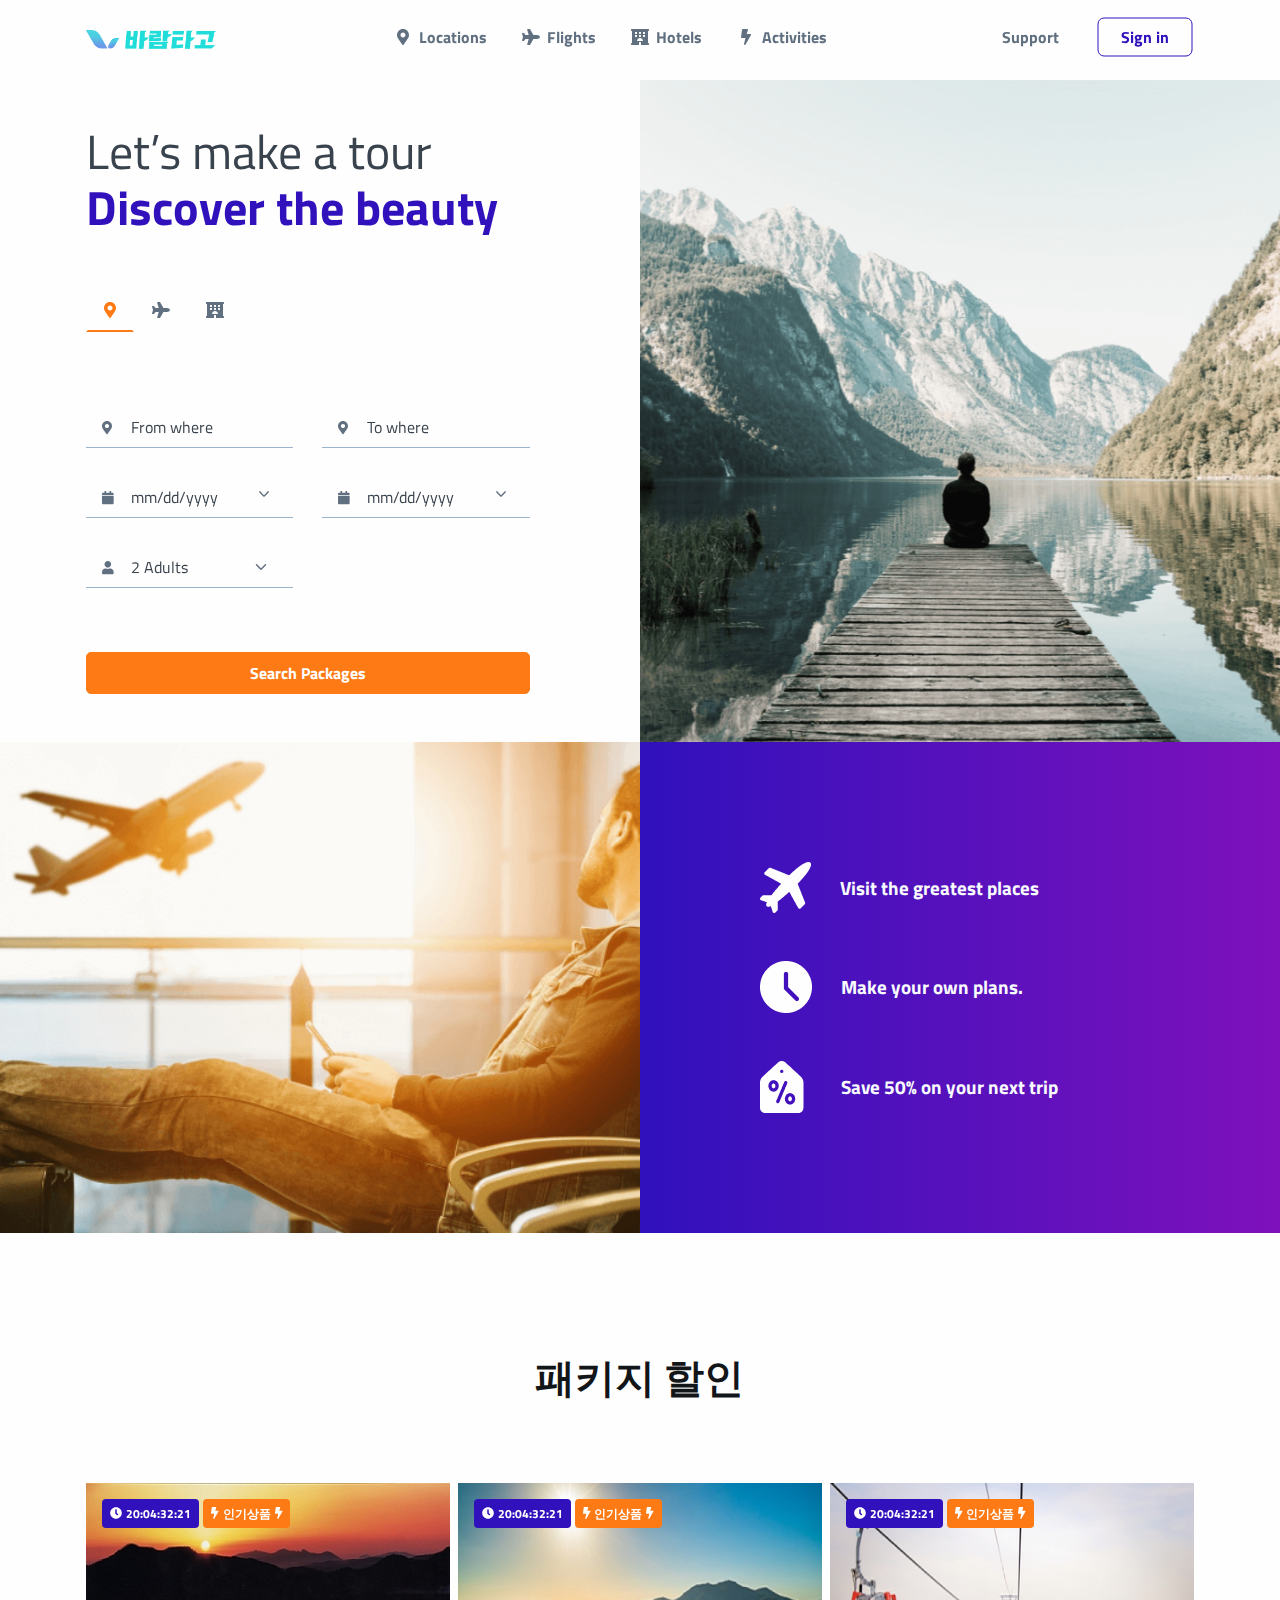
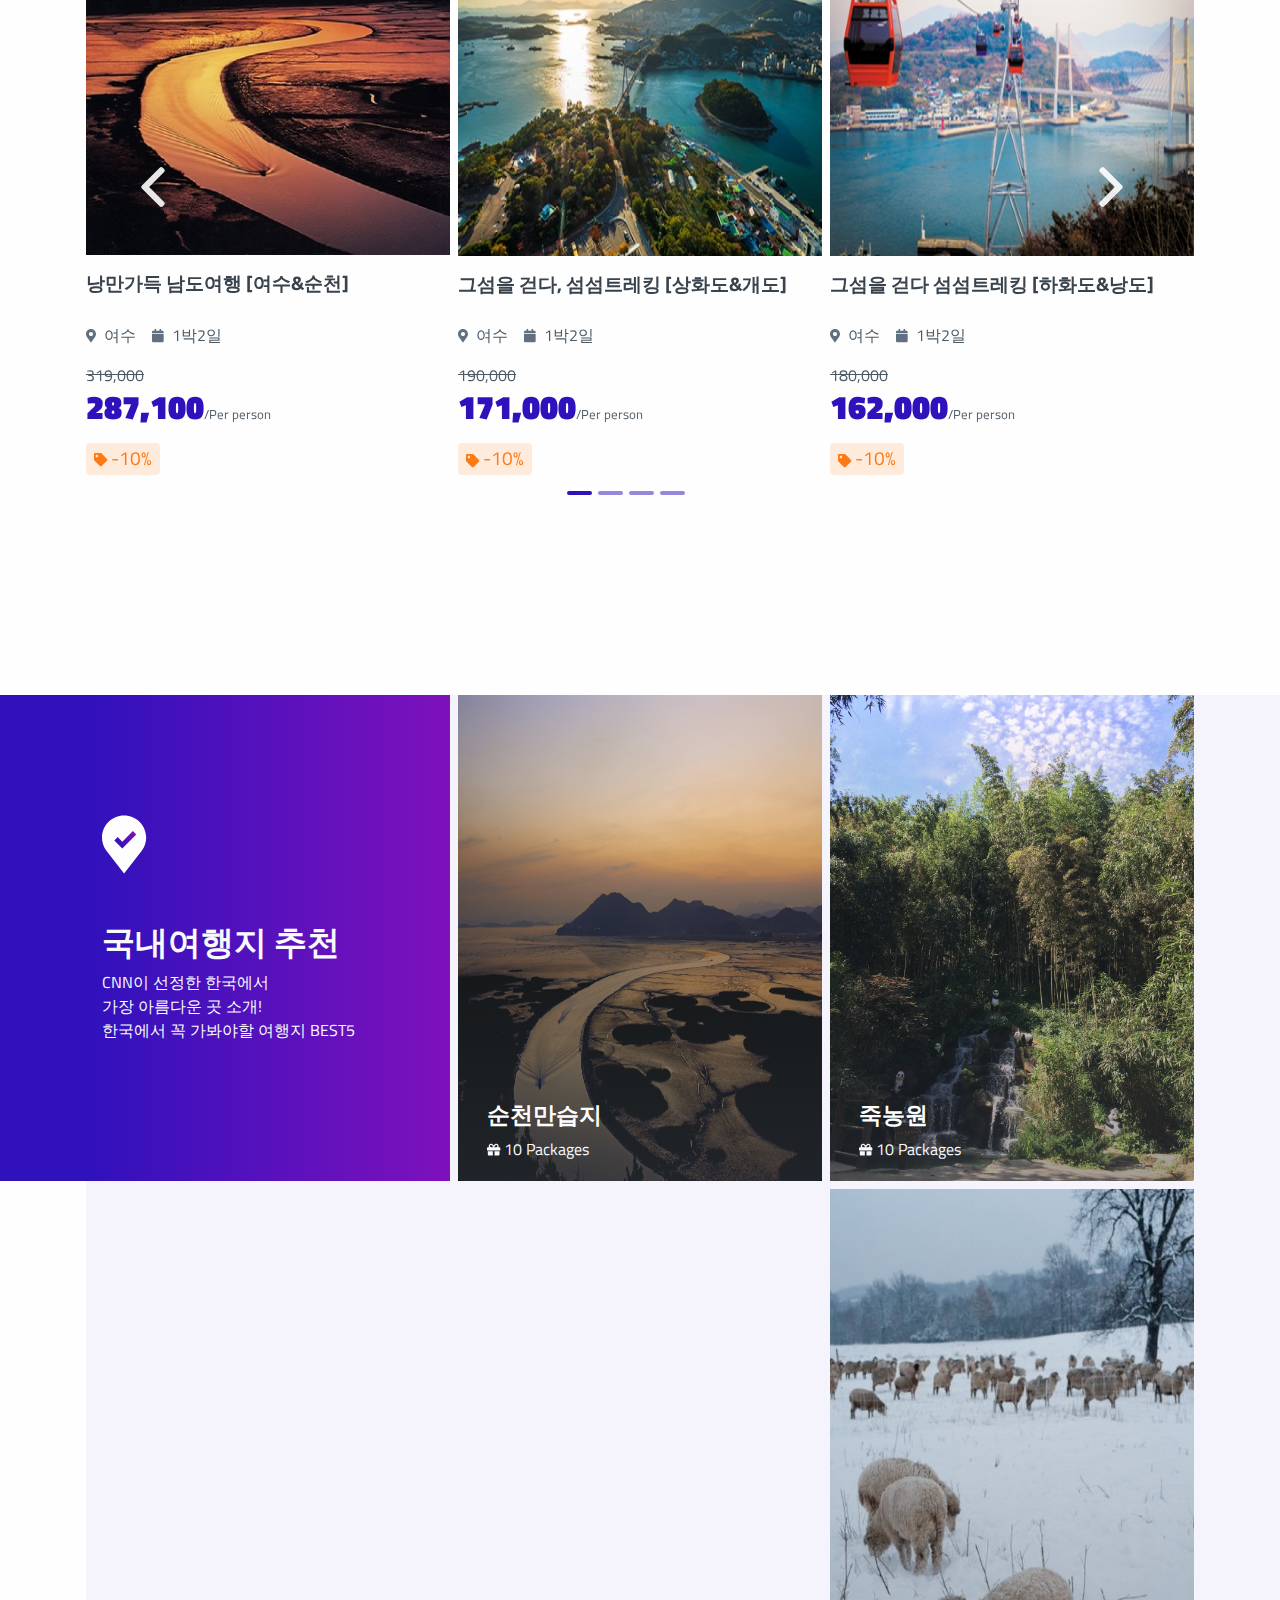
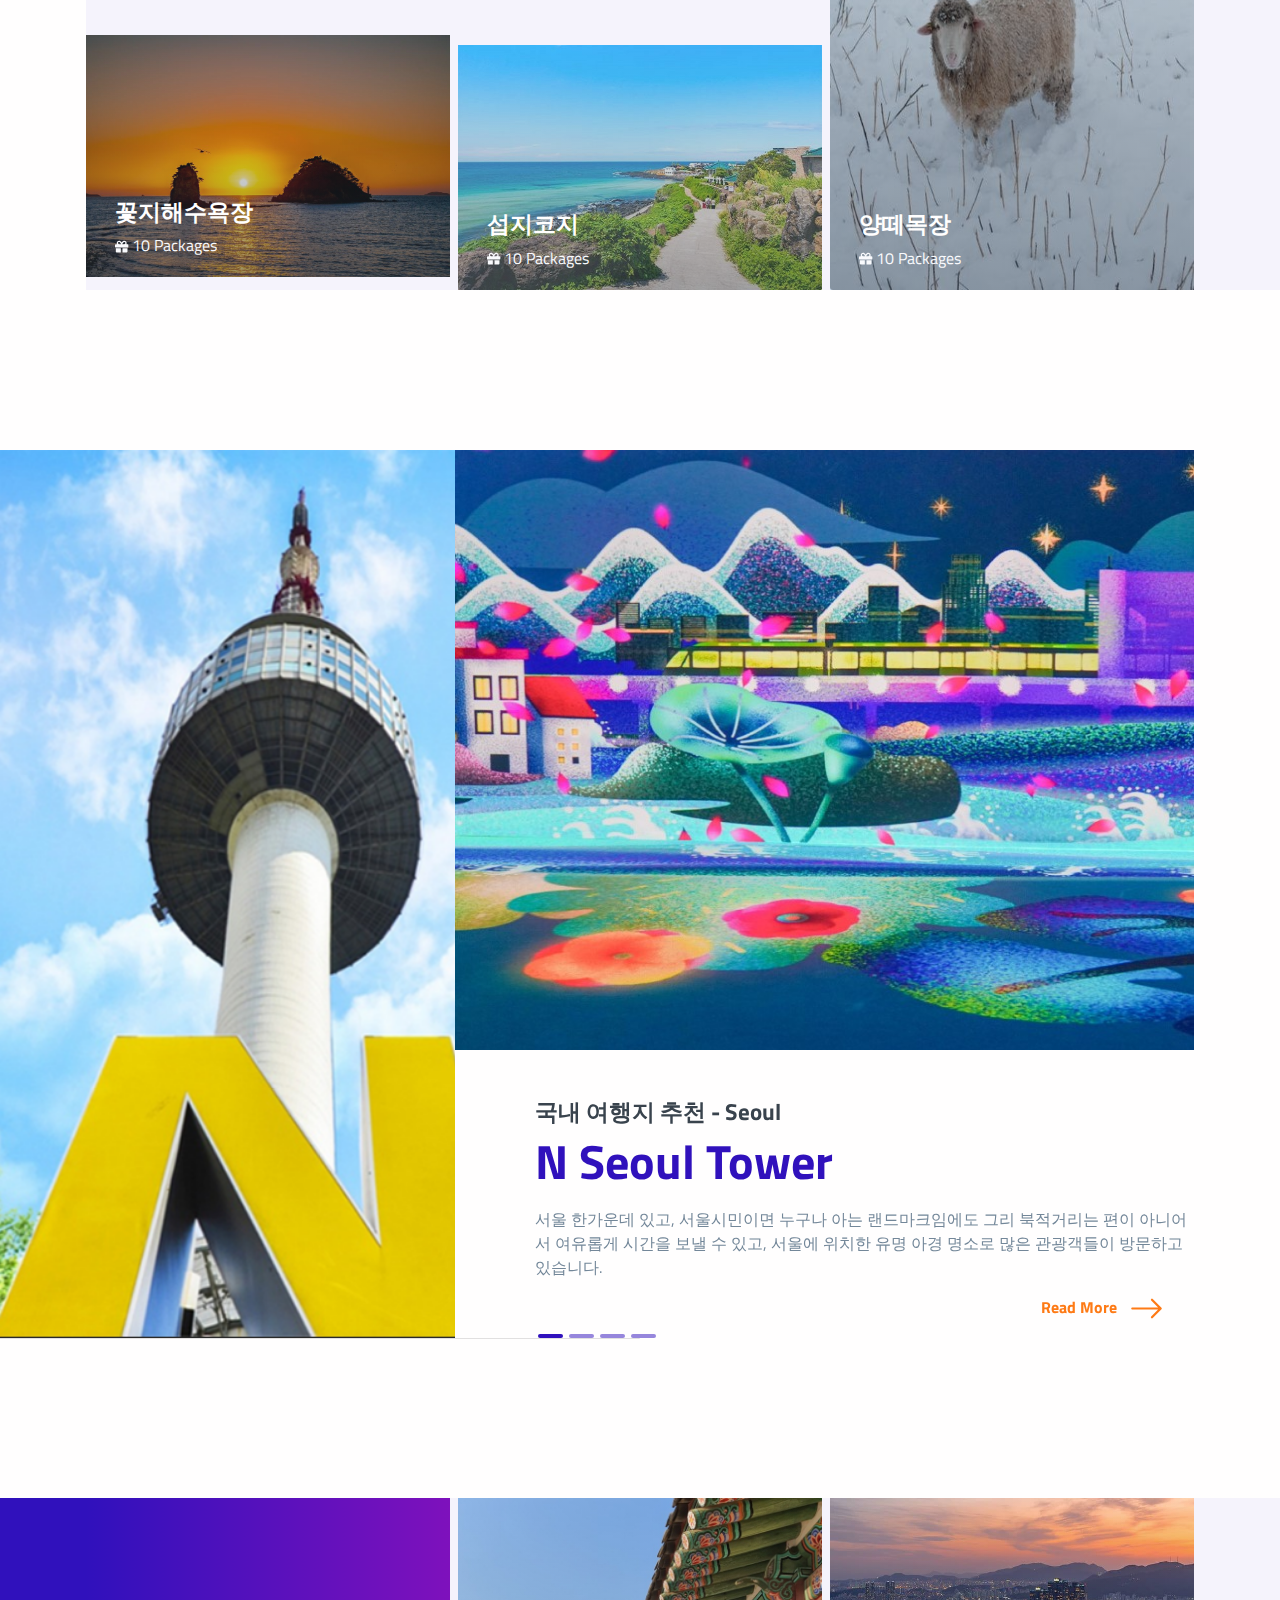
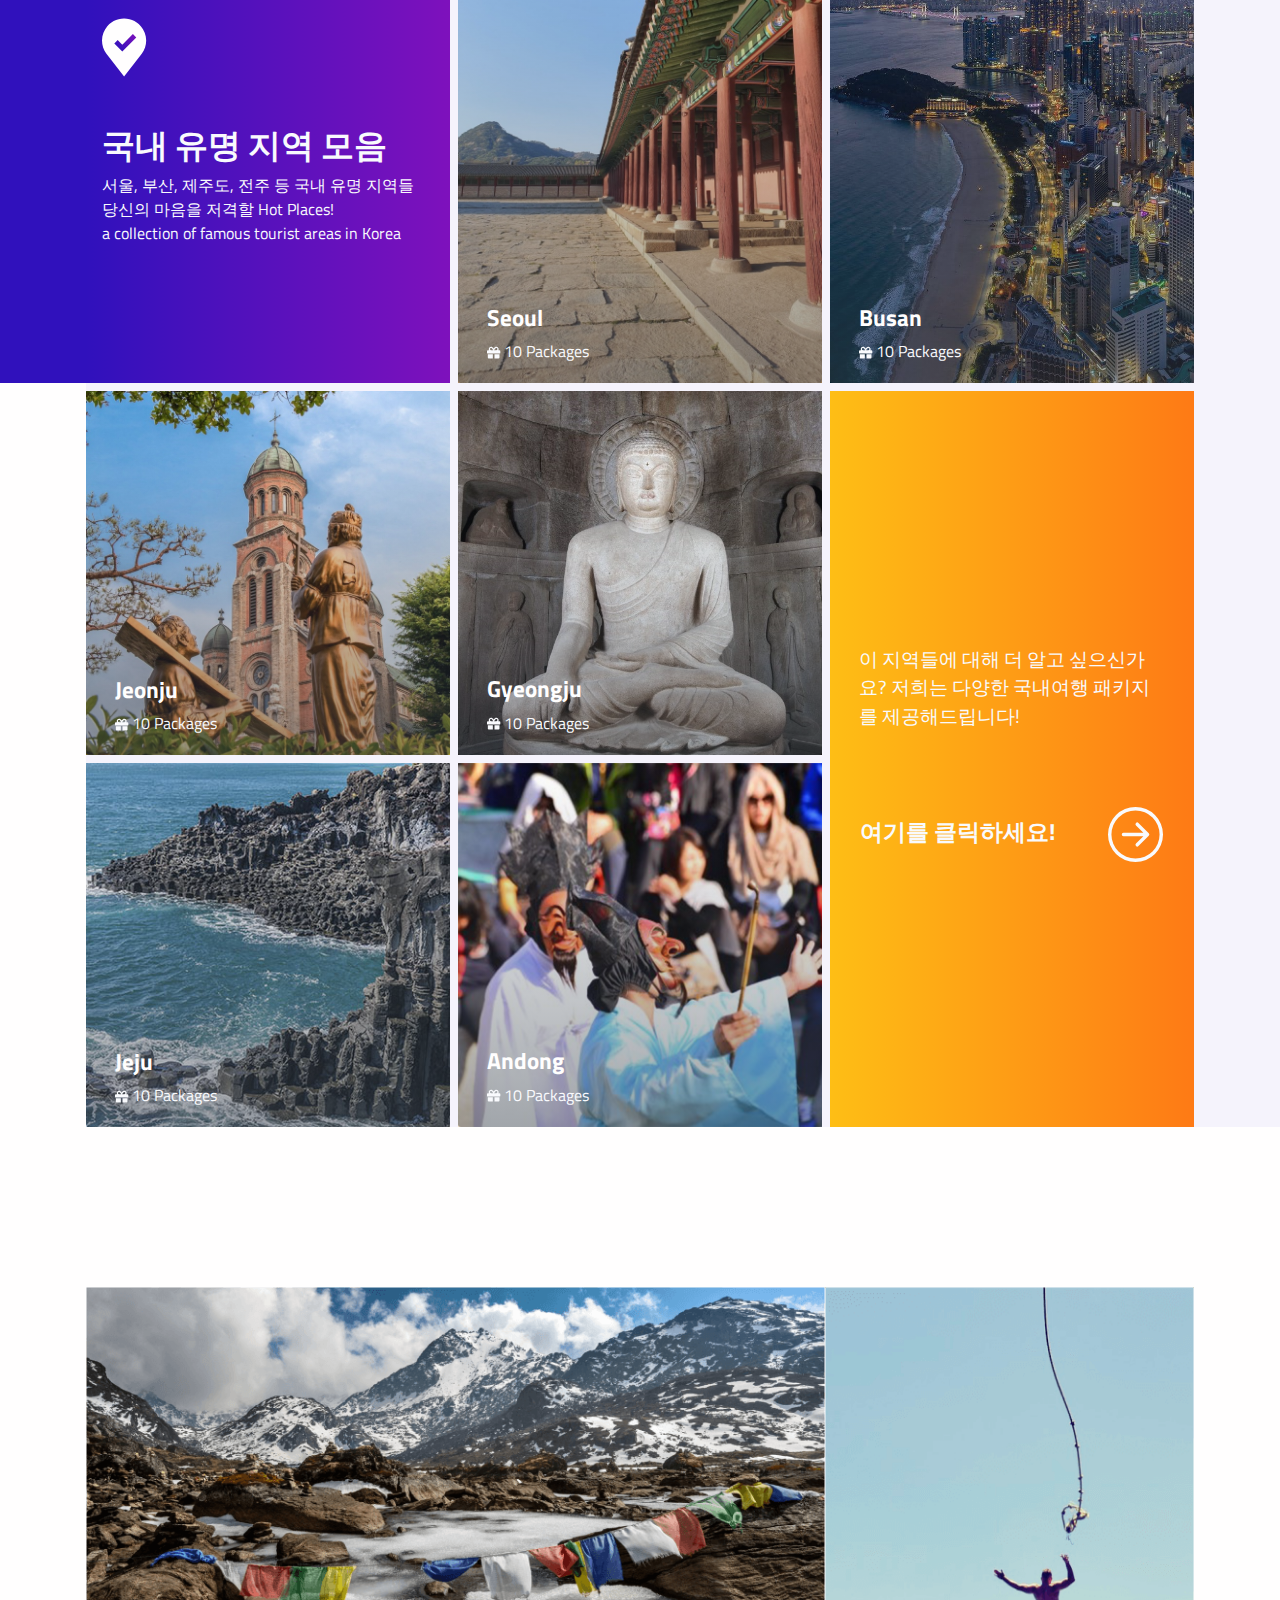
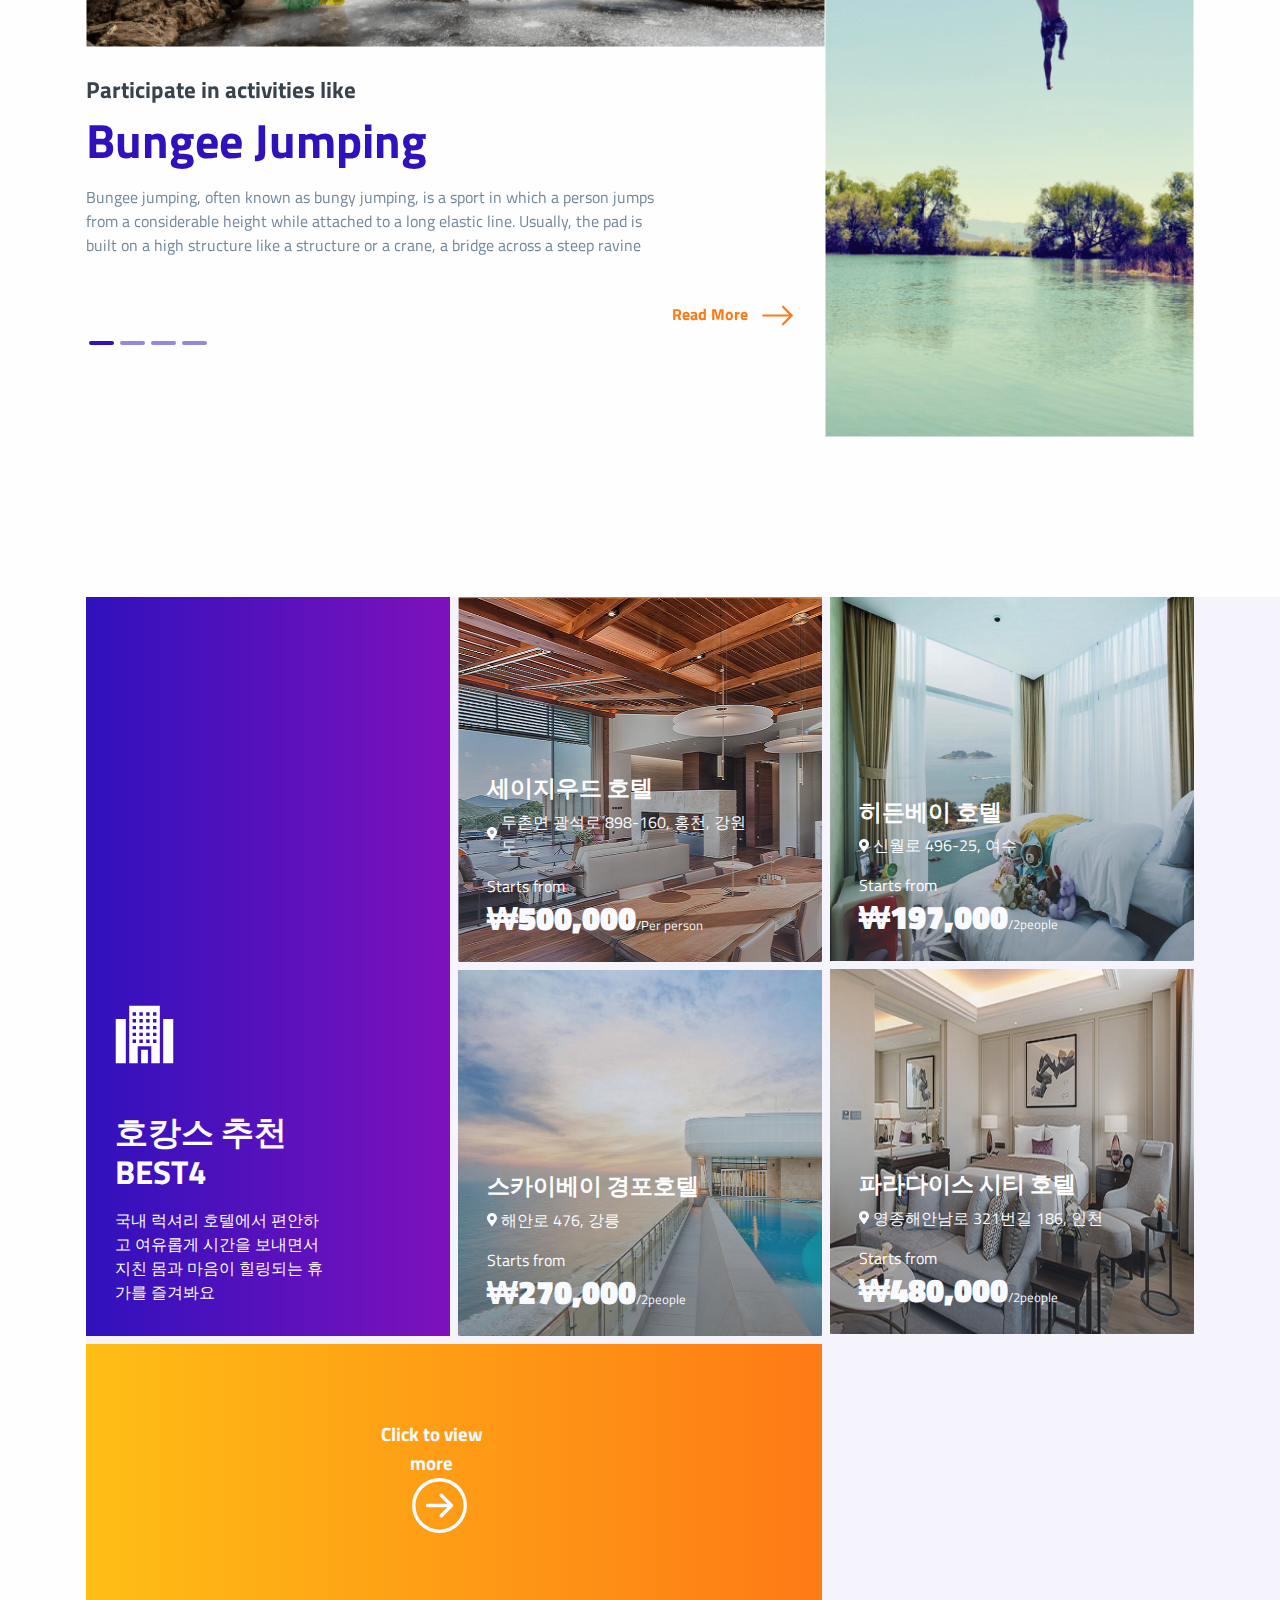
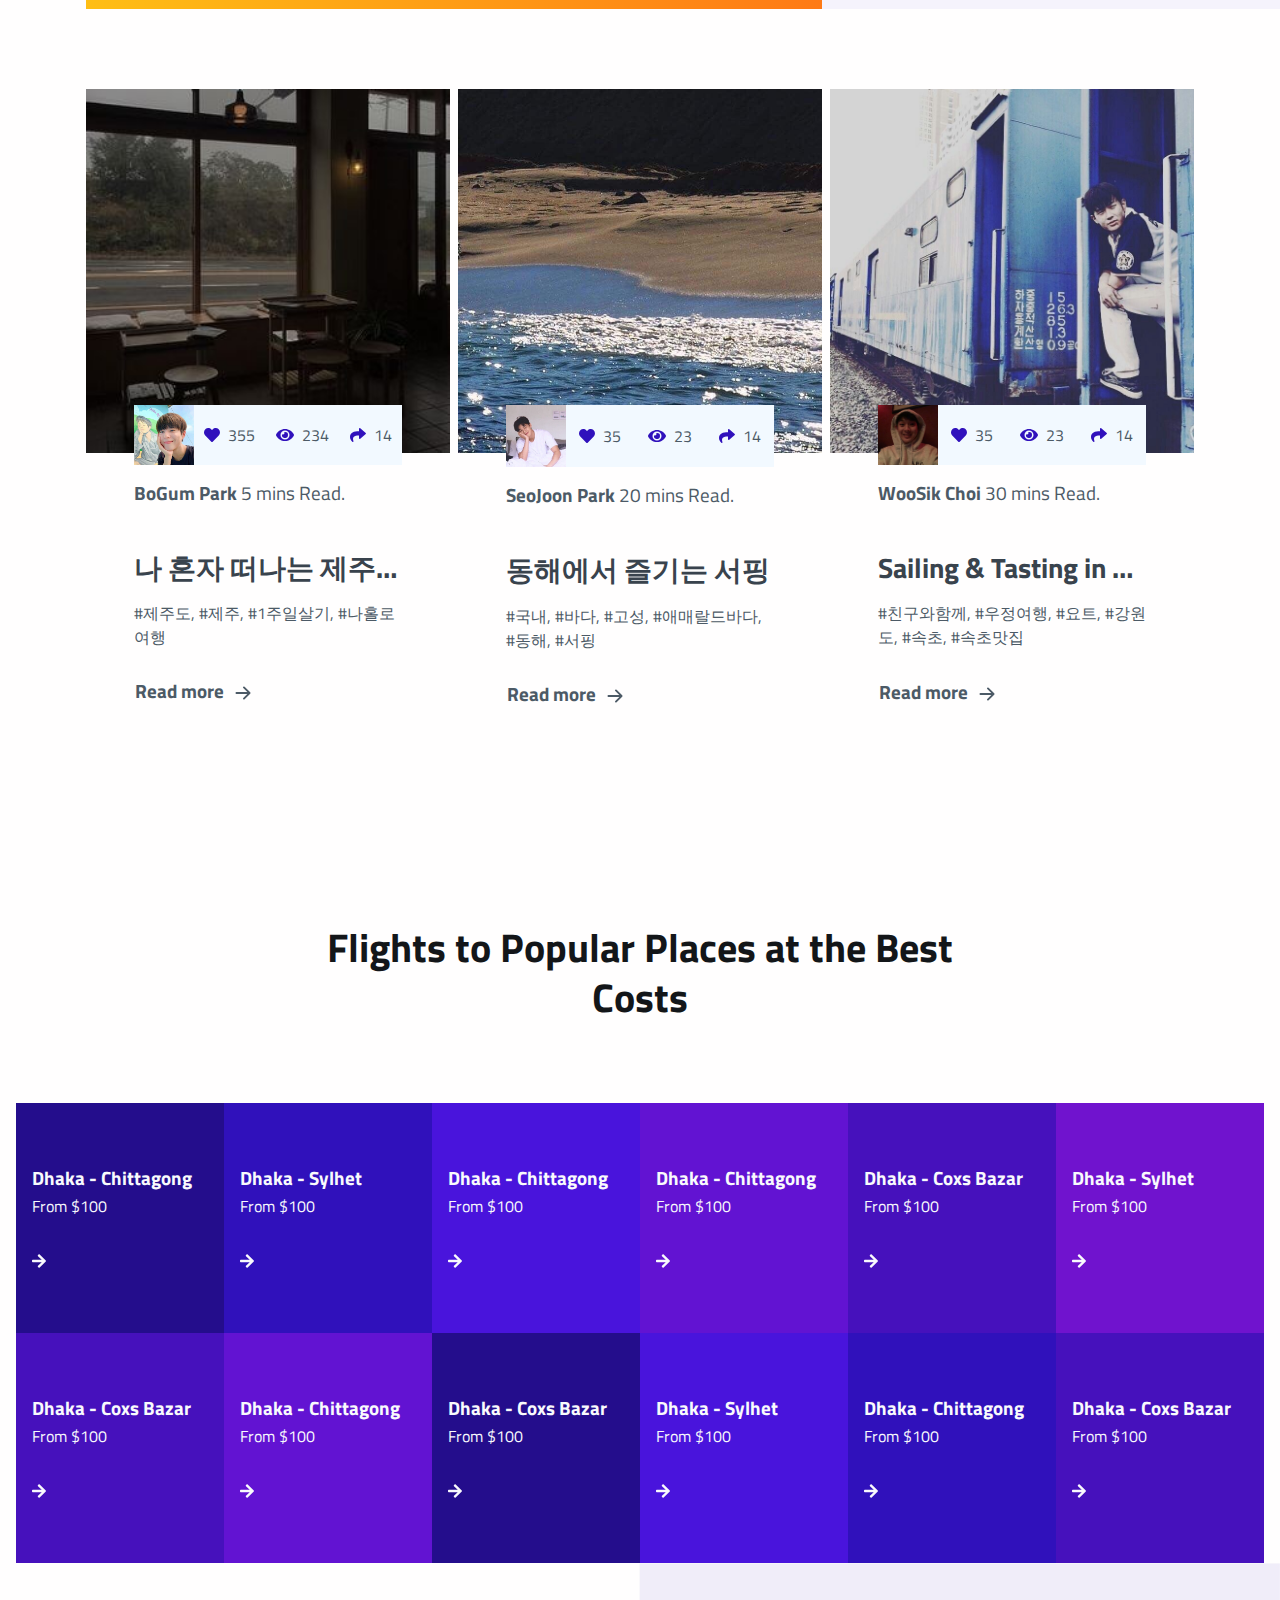
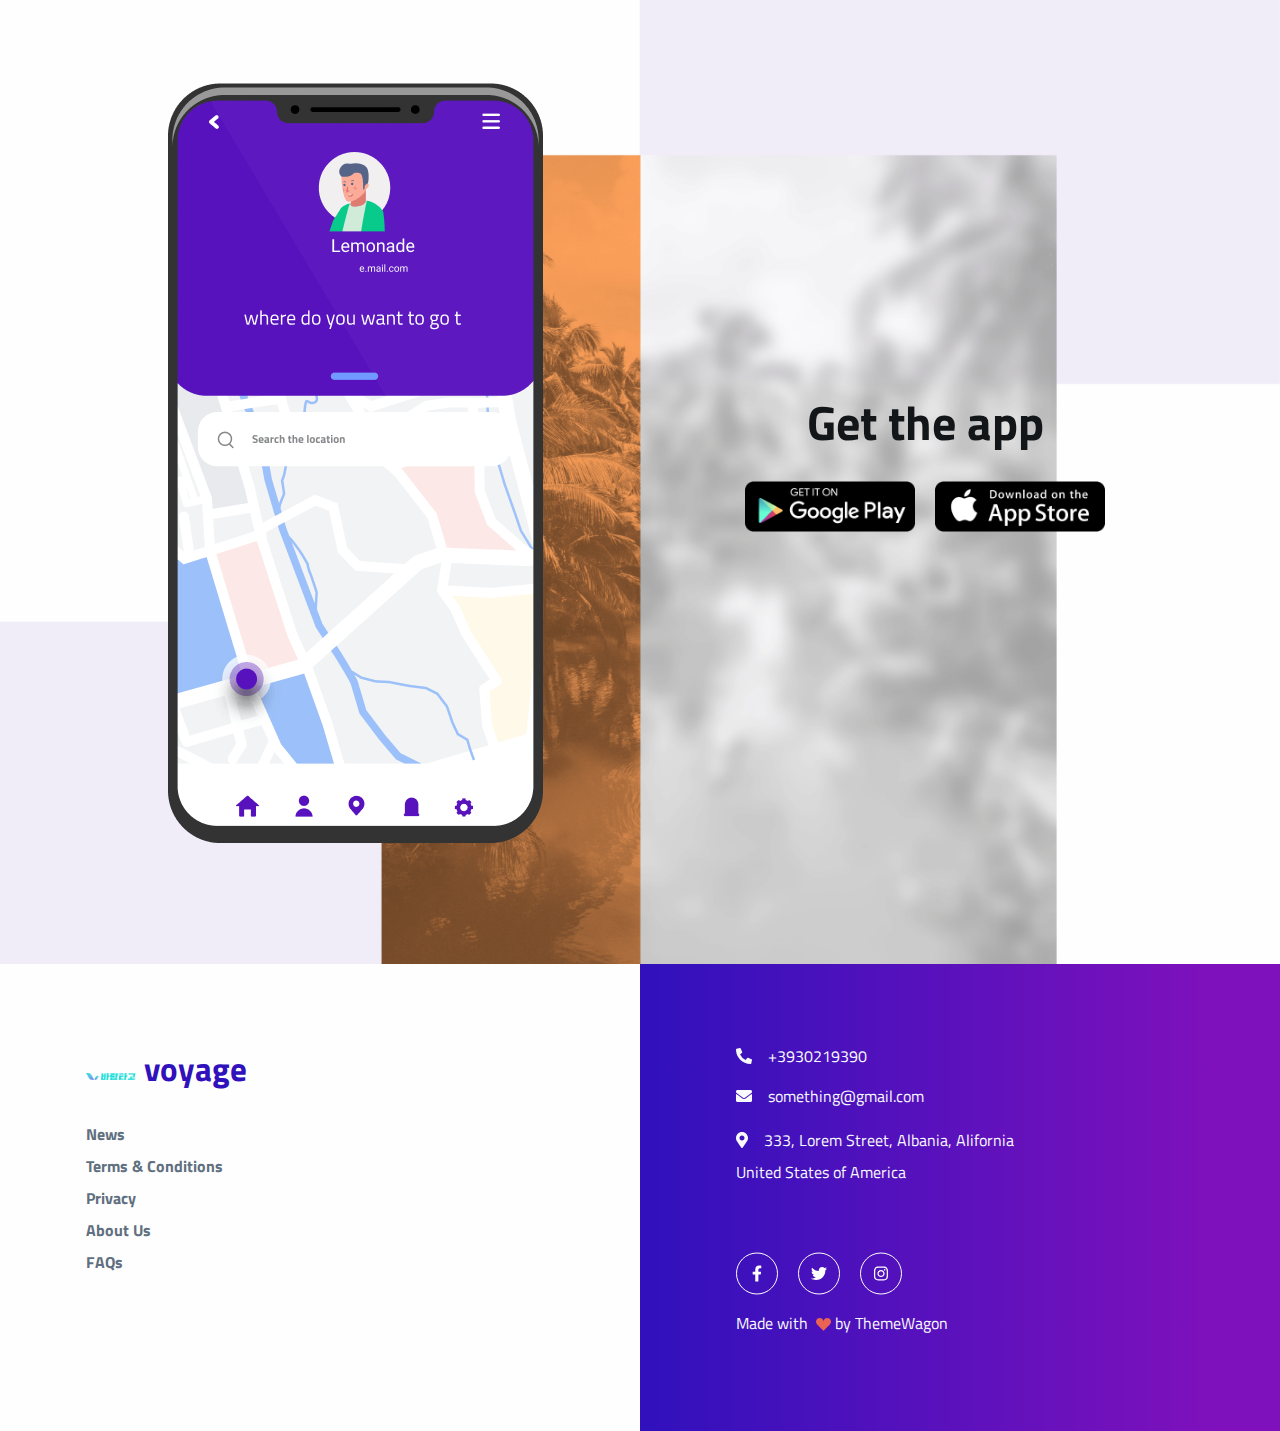
<file: public/index.html>
<!DOCTYPE html>
<html lang="en-US" dir="ltr">
  <head>
    <meta charset="utf-8" />
    <meta http-equiv="X-UA-Compatible" content="IE=edge" />
    <meta name="viewport" content="width=device-width, initial-scale=1" />

    <!-- ===============================================-->
    <!--    Document Title-->
    <!-- ===============================================-->
    <title>voyage | Landing, Corporate &amp; Business Templatee</title>

    <!-- ===============================================-->
    <!--    Favicons-->
    <!-- ===============================================-->
    <link rel="apple-touch-icon" sizes="180x180" href="assets/img/favicons/apple-touch-icon.png" />
    <link rel="icon" type="image/png" sizes="32x32" href="assets/img/favicons/favicon-32x32.png" />
    <link rel="icon" type="image/png" sizes="16x16" href="assets/img/favicons/favicon-16x16.png" />
    <link rel="shortcut icon" type="image/x-icon" href="assets/img/favicons/favicon.ico" />
    <link rel="manifest" href="assets/img/favicons/manifest.json" />
    <meta name="msapplication-TileImage" content="assets/img/favicons/mstile-150x150.png" />
    <meta name="theme-color" content="#ffffff" />

    <!-- ===============================================-->
    <!--    Stylesheets-->
    <!-- ===============================================-->
    <link href="assets/css/theme.css" rel="stylesheet" />
  </head>

  <body>
    <!-- ===============================================-->
    <!--    Main Content-->
    <!-- ===============================================-->
    <main class="main" id="top">
      <nav
        class="navbar navbar-expand-lg navbar-light fixed-top py-3 d-block"
        data-navbar-on-scroll="data-navbar-on-scroll"
      >
        <div class="container">
          <a class="navbar-brand" href="index.html"
            ><img
              class="d-inline-block"
              src="assets/img/gallery/logo.png"
              width="130"
              alt="logo" /><span class="fw-bold text-primary ms-2"></span
          ></a>
          <button
            class="navbar-toggler collapsed"
            type="button"
            data-bs-toggle="collapse"
            data-bs-target="#navbarSupportedContent"
            aria-controls="navbarSupportedContent"
            aria-expanded="false"
            aria-label="Toggle navigation"
          >
            <span class="navbar-toggler-icon"></span>
          </button>
          <div
            class="collapse navbar-collapse border-top border-lg-0 mt-4 mt-lg-0"
            id="navbarSupportedContent"
          >
            <ul class="navbar-nav mx-auto pt-2 pt-lg-0 font-base">
              <li class="nav-item px-2">
                <a class="nav-link fw-medium active" aria-current="page" href="#destinations"
                  ><span class="nav-link-icon text-800 me-1 fas fa-map-marker-alt"></span
                  ><span class="nav-link-text">Locations </span></a
                >
              </li>
              <li class="nav-item px-2">
                <a class="nav-link" href="#flights">
                  <span class="nav-link-icon text-800 me-1 fas fa-plane"></span
                  ><span class="nav-link-text">Flights</span></a
                >
              </li>
              <li class="nav-item px-2">
                <a class="nav-link" href="#hotels">
                  <span class="nav-link-icon text-800 me-1 fas fa-hotel"></span
                  ><span class="nav-link-text">Hotels</span></a
                >
              </li>
              <li class="nav-item px-2">
                <a class="nav-link" href="#activities"
                  ><span class="nav-link-icon text-800 me-1 fas fa-bolt"></span
                  ><span class="nav-link-text">Activities</span></a
                >
              </li>
            </ul>
            <form>
              <button class="btn text-800 order-1 order-lg-0 me-2" type="button">Support</button>
              <button class="btn btn-voyage-outline order-0" type="submit">
                <span class="text-primary">Sign in</span>
              </button>
            </form>
          </div>
        </div>
      </nav>
      <section class="mt-7 py-0">
        <div
          class="bg-holder w-50 bg-right d-none d-lg-block"
          style="background-image: url(assets/img/gallery/hero-section-1.png)"
        ></div>
        <!--/.bg-holder-->

        <div class="container">
          <div class="row">
            <div class="col-lg-6 py-5 py-xl-5 py-xxl-7">
              <h1 class="display-3 text-1000 fw-normal">Let’s make a tour</h1>
              <h1 class="display-3 text-primary fw-bold">Discover the beauty</h1>
              <div class="pt-5">
                <nav>
                  <div class="nav nav-tabs voyage-tabs" id="nav-tab" role="tablist">
                    <button
                      class="nav-link active"
                      id="nav-home-tab"
                      data-bs-toggle="tab"
                      data-bs-target="#nav-home"
                      type="button"
                      role="tab"
                      aria-controls="nav-home"
                      aria-selected="true"
                    >
                      <i class="fas fa-map-marker-alt"></i>
                    </button>
                    <button
                      class="nav-link"
                      id="nav-profile-tab"
                      data-bs-toggle="tab"
                      data-bs-target="#nav-profile"
                      type="button"
                      role="tab"
                      aria-controls="nav-profile"
                      aria-selected="false"
                    >
                      <i class="fas fa-plane"></i>
                    </button>
                    <button
                      class="nav-link"
                      id="nav-contact-tab"
                      data-bs-toggle="tab"
                      data-bs-target="#nav-contact"
                      type="button"
                      role="tab"
                      aria-controls="nav-contact"
                      aria-selected="false"
                    >
                      <i class="fas fa-hotel"></i>
                    </button>
                  </div>
                  <div class="tab-content" id="nav-tabContent">
                    <div
                      class="tab-pane fade show active"
                      id="nav-home"
                      role="tabpanel"
                      aria-labelledby="nav-home-tab"
                    >
                      <form class="row g-4 mt-5">
                        <div class="col-sm-6 col-md-6 col-xl-5">
                          <div class="input-group-icon">
                            <label class="form-label visually-hidden" for="inputAddress1"
                              >Address 1</label
                            >
                            <input
                              class="form-control input-box form-voyage-control"
                              id="inputAddress1"
                              type="text"
                              placeholder="From where"
                            /><span class="nav-link-icon text-800 fs--1 input-box-icon"
                              ><i class="fas fa-map-marker-alt"></i
                            ></span>
                          </div>
                        </div>
                        <div class="col-sm-6 col-md-6 col-xl-5">
                          <div class="input-group-icon">
                            <label class="form-label visually-hidden" for="inputAddress2"
                              >Address 2</label
                            >
                            <input
                              class="form-control input-box form-voyage-control"
                              id="inputAddress2"
                              type="text"
                              placeholder="To where"
                            /><span class="nav-link-icon text-800 fs--1 input-box-icon"
                              ><i class="fas fa-map-marker-alt"> </i
                            ></span>
                          </div>
                        </div>
                        <div class="col-sm-6 col-md-6 col-xl-5">
                          <div class="input-group-icon">
                            <input
                              class="form-control input-box form-voyage-control"
                              id="inputdateOne"
                              type="date"
                            /><span class="nav-link-icon text-800 fs--1 input-box-icon"
                              ><i class="fas fa-calendar"></i
                            ></span>
                          </div>
                        </div>
                        <div class="col-sm-6 col-md-6 col-xl-5">
                          <div class="input-group-icon">
                            <input
                              class="form-control input-box form-voyage-control"
                              id="inputDateTwo"
                              type="date"
                            /><span class="nav-link-icon text-800 fs--1 input-box-icon"
                              ><i class="fas fa-calendar"></i
                            ></span>
                          </div>
                        </div>
                        <div class="col-sm-6 col-md-6 col-xl-5">
                          <div class="input-group-icon">
                            <label class="form-label visually-hidden" for="inputPersonOne"
                              >Person</label
                            >
                            <select
                              class="form-select form-voyage-select input-box"
                              id="inputPersonOne"
                            >
                              <option selected="selected">2 Adults</option>
                              <option>2 Adults 1 children</option>
                              <option>2 Adults 2 children</option></select
                            ><span class="nav-link-icon text-800 fs--1 input-box-icon"
                              ><i class="fas fa-user"> </i
                            ></span>
                          </div>
                        </div>
                        <div class="col-12 col-xl-10 col-lg-12 d-grid mt-6">
                          <button class="btn btn-secondary" type="submit">Search Packages</button>
                        </div>
                      </form>
                    </div>
                    <div
                      class="tab-pane fade"
                      id="nav-profile"
                      role="tabpanel"
                      aria-labelledby="nav-profile-tab"
                    >
                      <form class="row g-4 mt-5">
                        <div class="col-6">
                          <div class="input-group-icon">
                            <label class="form-label visually-hidden" for="inputAddressThree"
                              >Address 1</label
                            >
                            <input
                              class="form-control input-box form-voyage-control"
                              id="inputAddressThree"
                              type="text"
                              placeholder="From where"
                            /><span class="nav-link-icon text-800 fs--1 input-box-icon"
                              ><i class="fas fa-map-marker-alt"></i
                            ></span>
                          </div>
                        </div>
                        <div class="col-6">
                          <div class="input-group-icon">
                            <label class="form-label visually-hidden" for="inputAddressFour"
                              >Address 2</label
                            >
                            <input
                              class="form-control input-box form-voyage-control"
                              id="inputAddressFour"
                              type="text"
                              placeholder="To where"
                            /><span class="nav-link-icon text-800 fs--1 input-box-icon"
                              ><i class="fas fa-map-marker-alt"> </i
                            ></span>
                          </div>
                        </div>
                        <div class="col-6">
                          <div class="input-group-icon">
                            <input
                              class="form-control input-box form-voyage-control"
                              id="inputDateThree"
                              type="date"
                            /><span class="nav-link-icon text-800 fs--1 input-box-icon"
                              ><i class="fas fa-calendar"></i
                            ></span>
                          </div>
                        </div>
                        <div class="col-6">
                          <div class="input-group-icon">
                            <input
                              class="form-control input-box form-voyage-control"
                              id="inputDateFour"
                              type="date"
                            /><span class="nav-link-icon text-800 fs--1 input-box-icon"
                              ><i class="fas fa-calendar"></i
                            ></span>
                          </div>
                        </div>
                        <div class="col-6">
                          <div class="input-group-icon">
                            <label class="form-label visually-hidden" for="inputPeopleTwo"
                              >People</label
                            >
                            <select
                              class="form-select form-voyage-select input-box"
                              id="inputPeopleTwo"
                            >
                              <option selected="selected">2 Adults</option>
                              <option>2 Adults 1 children</option>
                              <option>2 Adults 2 children</option></select
                            ><span class="nav-link-icon text-800 fs--1 input-box-icon"
                              ><i class="fas fa-user"> </i
                            ></span>
                          </div>
                        </div>
                        <div class="col-12 d-grid mt-6">
                          <button class="btn btn-secondary" type="submit">Search Packages</button>
                        </div>
                      </form>
                    </div>
                    <div
                      class="tab-pane fade"
                      id="nav-contact"
                      role="tabpanel"
                      aria-labelledby="nav-contact-tab"
                    >
                      <form class="row g-4 mt-5">
                        <div class="col-6">
                          <div class="input-group-icon">
                            <input
                              class="form-control input-box form-voyage-control"
                              id="inputDateFive"
                              type="date"
                            /><span class="nav-link-icon text-800 fs--1 input-box-icon"
                              ><i class="fas fa-calendar"></i
                            ></span>
                          </div>
                        </div>
                        <div class="col-6">
                          <div class="input-group-icon">
                            <input
                              class="form-control input-box form-voyage-control"
                              id="inputDateSix"
                              type="date"
                            /><span class="nav-link-icon text-800 fs--1 input-box-icon"
                              ><i class="fas fa-calendar"></i
                            ></span>
                          </div>
                        </div>
                        <div class="col-6">
                          <div class="input-group-icon">
                            <label class="form-label visually-hidden" for="inputPeopleThree"
                              >Person</label
                            >
                            <select
                              class="form-select form-voyage-select input-box"
                              id="inputPeopleThree"
                            >
                              <option selected="selected">2 Adults</option>
                              <option>2 Adults 1 children</option>
                              <option>2 Adults 2 children</option></select
                            ><span class="nav-link-icon text-800 fs--1 input-box-icon"
                              ><i class="fas fa-user"> </i
                            ></span>
                          </div>
                        </div>
                        <div class="col-12 d-grid mt-6">
                          <button class="btn btn-secondary" type="submit">Search Packages</button>
                        </div>
                      </form>
                    </div>
                  </div>
                </nav>
              </div>
            </div>
          </div>
        </div>
      </section>

      <!-- ============================================-->
      <!-- <section> begin ============================-->
      <section class="py-0 overflow-hidden">
        <div class="container-fluid">
          <div class="row">
            <div class="col-lg-6 px-0">
              <img
                class="img-fluid order-md-0 mb-4 h-100 fit-cover"
                src="assets/img/gallery/hero-section-2.png"
                alt="..."
              />
            </div>
            <div class="col-lg-6 px-0 bg-primary-gradient bg-offcanvas-right">
              <div class="mx-6 mx-xl-8 my-8">
                <div class="align-items-center d-block d-flex mb-5">
                  <img
                    class="img-fluid me-3 me-md-2 me-lg-4"
                    src="assets/img/icons/locations.png"
                    alt="..."
                  />
                  <div class="flex-1 align-items-center pt-2">
                    <h5 class="fw-bold text-light">Visit the greatest places</h5>
                  </div>
                </div>
                <div class="align-items-center d-block d-flex mb-5">
                  <img
                    class="img-fluid me-3 me-md-2 me-lg-4"
                    src="assets/img/icons/schedule.png"
                    alt="..."
                  />
                  <div class="flex-1 align-items-center pt-2">
                    <h5 class="fw-bold text-light">Make your own plans.</h5>
                  </div>
                </div>
                <div class="align-items-center d-block d-flex mb-5">
                  <img
                    class="img-fluid me-3 me-md-2 me-lg-4"
                    src="assets/img/icons/save.png"
                    alt="..."
                  />
                  <div class="flex-1 align-items-center pt-2">
                    <h5 class="fw-bold text-light">Save 50% on your next trip</h5>
                  </div>
                </div>
              </div>
            </div>
          </div>
        </div>
        <!-- end of .container-->
      </section>
      <!-- <section> close ============================-->
      <!-- ============================================-->

      <section id="testimonial">
        <div class="container">
          <div class="row h-100">
            <div class="col-lg-7 mx-auto text-center mb-6">
              <h5 class="fw-bold fs-3 fs-lg-5 lh-sm mb-3">패키지 할인</h5>
            </div>
            <div class="col-12">
              <div class="carousel slide" id="carouselTestimonials" data-bs-ride="carousel">
                <div class="carousel-inner">
                  <div class="carousel-item active" data-bs-interval="10000">
                    <div class="row h-100 align-items-center g-2">
                      <div class="col-md-4 mb-3 mb-md-0 h-100">
                        <div class="card card-span h-100 text-white">
                          <img
                            class="img-fluid h-100"
                            src="assets/img/gallery/namdo2.jpg"
                            alt="..."
                          />
                          <div class="card-img-overlay ps-0">
                            <span class="badge bg-primary ms-3 me-1 p-2"
                              ><i class="fas fa-clock me-1"></i><span>20:04:32:21</span></span
                            ><span class="badge bg-secondary p-2"
                              ><i class="fas fa-bolt me-1"></i><span>인기상품</span
                              ><i class="fas fa-bolt ms-1"> </i
                            ></span>
                          </div>
                          <div class="card-body ps-0">
                            <h5 class="fw-bold text-1000 mb-4 text-truncate">
                              낭만가득 남도여행 [여수&순천]
                            </h5>
                            <div class="d-flex align-items-center justify-content-start">
                              <span class="text-800 fs--1 me-2"
                                ><i class="fas fa-map-marker-alt"></i></span
                              ><span class="text-900 me-3">여수</span
                              ><span class="text-800 fs--1 me-2"
                                ><i class="fas fa-calendar"></i></span
                              ><span class="text-900">1박2일</span>
                            </div>
                            <p class="text-decoration-line-through text-900 mt-3 mb-0">319,000</p>
                            <h1 class="mb-3 text-primary fw-bolder fs-4">
                              <span>287,100</span
                              ><span class="text-900 fs--1 fw-normal">/Per person</span>
                            </h1>
                            <span class="badge bg-soft-secondary p-2"
                              ><i class="fas fa-tag text-secondary fs--1 me-1"></i
                              ><span class="text-secondary fw-normal fs-1">-10%</span></span
                            >
                          </div>
                        </div>
                      </div>
                      <div class="col-md-4 mb-3 mb-md-0 h-100">
                        <div class="card card-span h-100 text-white">
                          <img
                            class="img-fluid h-100"
                            src="assets/img/gallery/yeosu.jpg"
                            alt="..."
                          />
                          <div class="card-img-overlay ps-0">
                            <span class="badge bg-primary ms-3 me-1 p-2"
                              ><i class="fas fa-clock me-1"></i><span>20:04:32:21</span></span
                            ><span class="badge bg-secondary p-2"
                              ><i class="fas fa-bolt me-1"></i><span>인기상품</span
                              ><i class="fas fa-bolt ms-1"> </i
                            ></span>
                          </div>
                          <div class="card-body ps-0">
                            <h5 class="fw-bold text-1000 mb-4 text-truncate">
                              그섬을 걷다, 섬섬트레킹 [상화도&개도]
                            </h5>
                            <div class="d-flex align-items-center justify-content-start">
                              <span class="text-800 fs--1 me-2"
                                ><i class="fas fa-map-marker-alt"></i></span
                              ><span class="text-900 me-3">여수</span
                              ><span class="text-800 fs--1 me-2"
                                ><i class="fas fa-calendar"></i></span
                              ><span class="text-900">1박2일</span>
                            </div>
                            <p class="text-decoration-line-through text-900 mt-3 mb-0">190,000</p>
                            <h1 class="mb-3 text-primary fw-bolder fs-4">
                              <span>171,000</span
                              ><span class="text-900 fs--1 fw-normal">/Per person</span>
                            </h1>
                            <span class="badge bg-soft-secondary p-2"
                              ><i class="fas fa-tag text-secondary fs--1 me-1"></i
                              ><span class="text-secondary fw-normal fs-1">-10%</span></span
                            >
                          </div>
                        </div>
                      </div>
                      <div class="col-md-4 mb-3 mb-md-0 h-100">
                        <div class="card card-span h-100 text-white">
                          <img
                            class="img-fluid h-100"
                            src="assets/img/gallery/yeosu2.png"
                            alt="..."
                          />
                          <div class="card-img-overlay ps-0">
                            <span class="badge bg-primary ms-3 me-1 p-2"
                              ><i class="fas fa-clock me-1"></i><span>20:04:32:21</span></span
                            ><span class="badge bg-secondary p-2"
                              ><i class="fas fa-bolt me-1"></i><span>인기상품</span
                              ><i class="fas fa-bolt ms-1"> </i
                            ></span>
                          </div>
                          <div class="card-body ps-0">
                            <h5 class="fw-bold text-1000 mb-4 text-truncate">
                              그섬을 걷다 섬섬트레킹 [하화도&낭도]
                            </h5>
                            <div class="d-flex align-items-center justify-content-start">
                              <span class="text-800 fs--1 me-2"
                                ><i class="fas fa-map-marker-alt"></i></span
                              ><span class="text-900 me-3">여수</span
                              ><span class="text-800 fs--1 me-2"
                                ><i class="fas fa-calendar"></i></span
                              ><span class="text-900">1박2일</span>
                            </div>
                            <p class="text-decoration-line-through text-900 mt-3 mb-0">180,000</p>
                            <h1 class="mb-3 text-primary fw-bolder fs-4">
                              <span>162,000</span
                              ><span class="text-900 fs--1 fw-normal">/Per person</span>
                            </h1>
                            <span class="badge bg-soft-secondary p-2"
                              ><i class="fas fa-tag text-secondary fs--1 me-1"></i
                              ><span class="text-secondary fw-normal fs-1">-10%</span></span
                            >
                          </div>
                        </div>
                      </div>
                    </div>
                  </div>
                  <div class="carousel-item" data-bs-interval="5000">
                    <div class="row h-100 align-items-center g-2">
                      <div class="col-md-4 mb-3 mb-md-0 h-100">
                        <div class="card card-span h-100 text-white">
                          <img
                            class="img-fluid h-100"
                            src="assets/img/gallery/woolleungdo.jpg"
                            alt="..."
                          />
                          <div class="card-img-overlay ps-0">
                            <span class="badge bg-primary ms-3 me-1 p-2"
                              ><i class="fas fa-clock me-1"></i><span>20:04:32:21</span></span
                            ><span class="badge bg-secondary p-2"
                              ><i class="fas fa-bolt me-1"></i><span>인기상품</span
                              ><i class="fas fa-bolt ms-1"> </i
                            ></span>
                          </div>
                          <div class="card-body ps-0">
                            <h5 class="fw-bold text-1000 mb-4 text-truncate">
                              아름답고 맛있는 섬 [묵호&강릉]
                            </h5>
                            <div class="d-flex align-items-center justify-content-start">
                              <span class="text-800 fs--1 me-2"
                                ><i class="fas fa-map-marker-alt"></i></span
                              ><span class="text-900 me-3">울릉도</span
                              ><span class="text-800 fs--1 me-2"
                                ><i class="fas fa-calendar"></i></span
                              ><span class="text-900">2박3일</span>
                            </div>
                            <p class="text-decoration-line-through text-900 mt-3 mb-0">295,000</p>
                            <h1 class="mb-3 text-primary fw-bolder fs-4">
                              <span>265,500</span
                              ><span class="text-900 fs--1 fw-normal">/Per person</span>
                            </h1>
                            <span class="badge bg-soft-secondary p-2"
                              ><i class="fas fa-tag text-secondary fs--1 me-1"></i
                              ><span class="text-secondary fw-normal fs-1">-10%</span></span
                            >
                          </div>
                        </div>
                      </div>
                      <div class="col-md-4 mb-3 mb-md-0 h-100">
                        <div class="card card-span h-100 text-white">
                          <img
                            class="img-fluid h-100"
                            src="assets/img/gallery/hongdo.jpg"
                            alt="..."
                          />
                          <div class="card-img-overlay ps-0">
                            <span class="badge bg-primary ms-3 me-1 p-2"
                              ><i class="fas fa-clock me-1"></i><span>20:04:32:21</span></span
                            ><span class="badge bg-secondary p-2"
                              ><i class="fas fa-bolt me-1"></i><span>인기상품</span
                              ><i class="fas fa-bolt ms-1"> </i
                            ></span>
                          </div>
                          <div class="card-body ps-0">
                            <h5 class="fw-bold text-1000 mb-4 text-truncate">
                              서해의 붉은섬 [홍도&흑산도]
                            </h5>
                            <div class="d-flex align-items-center justify-content-start">
                              <span class="text-800 fs--1 me-2"
                                ><i class="fas fa-map-marker-alt"></i></span
                              ><span class="text-900 me-3">홍도</span
                              ><span class="text-800 fs--1 me-2"
                                ><i class="fas fa-calendar"></i></span
                              ><span class="text-900">1박2일</span>
                            </div>
                            <p class="text-decoration-line-through text-900 mt-3 mb-0">284,000</p>
                            <h1 class="mb-3 text-primary fw-bolder fs-4">
                              <span>255,600</span
                              ><span class="text-900 fs--1 fw-normal">/Per person</span>
                            </h1>
                            <span class="badge bg-soft-secondary p-2"
                              ><i class="fas fa-tag text-secondary fs--1 me-1"></i
                              ><span class="text-secondary fw-normal fs-1">-10%</span></span
                            >
                          </div>
                        </div>
                      </div>
                      <div class="col-md-4 mb-3 mb-md-0 h-100">
                        <div class="card card-span h-100 text-white">
                          <img
                            class="img-fluid h-100"
                            src="assets/img/gallery/donghaean.jpg"
                            alt="..."
                          />
                          <div class="card-img-overlay ps-0">
                            <span class="badge bg-primary ms-3 me-1 p-2"
                              ><i class="fas fa-clock me-1"></i><span>20:04:32:21</span></span
                            ><span class="badge bg-secondary p-2"
                              ><i class="fas fa-bolt me-1"></i><span>인기상품</span
                              ><i class="fas fa-bolt ms-1"> </i
                            ></span>
                          </div>
                          <div class="card-body ps-0">
                            <h5 class="fw-bold text-1000 mb-4 text-truncate">
                              동해안 7번국도 따라 [울진&영덕&포항&경주]
                            </h5>
                            <div class="d-flex align-items-center justify-content-start">
                              <span class="text-800 fs--1 me-2"
                                ><i class="fas fa-map-marker-alt"></i></span
                              ><span class="text-900 me-3">경상도</span
                              ><span class="text-800 fs--1 me-2"
                                ><i class="fas fa-calendar"></i></span
                              ><span class="text-900">1박2일</span>
                            </div>
                            <p class="text-decoration-line-through text-900 mt-3 mb-0">89,000</p>
                            <h1 class="mb-3 text-primary fw-bolder fs-4">
                              <span>80,100</span
                              ><span class="text-900 fs--1 fw-normal">/Per person</span>
                            </h1>
                            <span class="badge bg-soft-secondary p-2"
                              ><i class="fas fa-tag text-secondary fs--1 me-1"></i
                              ><span class="text-secondary fw-normal fs-1">-10%</span></span
                            >
                          </div>
                        </div>
                      </div>
                    </div>
                  </div>
                  <div class="carousel-item" data-bs-interval="3000">
                    <div class="row h-100 align-items-center g-2">
                      <div class="col-md-4 mb-3 mb-md-0 h-100">
                        <div class="card card-span h-100 text-white">
                          <img
                            class="img-fluid h-100"
                            src="assets/img/gallery/jeongdongjin.png"
                            alt="..."
                          />
                          <div class="card-img-overlay ps-0">
                            <span class="badge bg-primary ms-3 me-1 p-2"
                              ><i class="fas fa-clock me-1"></i><span>20:04:32:21</span></span
                            ><span class="badge bg-secondary p-2"
                              ><i class="fas fa-bolt me-1"></i><span>인기상품</span
                              ><i class="fas fa-bolt ms-1"> </i
                            ></span>
                          </div>
                          <div class="card-body ps-0">
                            <h5 class="fw-bold text-1000 mb-4 text-truncate">
                              오대산 월정사, 정동진 해안선열차, 묵호
                            </h5>
                            <div class="d-flex align-items-center justify-content-start">
                              <span class="text-800 fs--1 me-2"
                                ><i class="fas fa-map-marker-alt"></i></span
                              ><span class="text-900 me-3">정동진</span
                              ><span class="text-800 fs--1 me-2"
                                ><i class="fas fa-calendar"></i></span
                              ><span class="text-900">당일치기</span>
                            </div>
                            <p class="text-decoration-line-through text-900 mt-3 mb-0">34,900</p>
                            <h1 class="mb-3 text-primary fw-bolder fs-4">
                              <span>31,400</span
                              ><span class="text-900 fs--1 fw-normal">/Per person</span>
                            </h1>
                            <span class="badge bg-soft-secondary p-2"
                              ><i class="fas fa-tag text-secondary fs--1 me-1"></i
                              ><span class="text-secondary fw-normal fs-1">-10%</span></span
                            >
                          </div>
                        </div>
                      </div>
                      <div class="col-md-4 mb-3 mb-md-0 h-100">
                        <div class="card card-span h-100 text-white">
                          <img
                            class="img-fluid h-100"
                            src="assets/img/gallery/euiseong.jpg"
                            alt="..."
                          />
                          <div class="card-img-overlay ps-0">
                            <span class="badge bg-primary ms-3 me-1 p-2"
                              ><i class="fas fa-clock me-1"></i><span>20:04:32:21</span></span
                            ><span class="badge bg-secondary p-2"
                              ><i class="fas fa-bolt me-1"></i><span>인기상품</span
                              ><i class="fas fa-bolt ms-1"> </i
                            ></span>
                          </div>
                          <div class="card-body ps-0">
                            <h5 class="fw-bold text-1000 mb-4 text-truncate">
                              체험특가:착한여행 의성투어 [자두따기&빙계계곡&조문국사적지]
                            </h5>
                            <div class="d-flex align-items-center justify-content-start">
                              <span class="text-800 fs--1 me-2"
                                ><i class="fas fa-map-marker-alt"></i></span
                              ><span class="text-900 me-3">의성</span
                              ><span class="text-800 fs--1 me-2"
                                ><i class="fas fa-calendar"></i></span
                              ><span class="text-900">당일치기</span>
                            </div>
                            <p class="text-decoration-line-through text-900 mt-3 mb-0">19,900</p>
                            <h1 class="mb-3 text-primary fw-bolder fs-4">
                              <span>17,900</span
                              ><span class="text-900 fs--1 fw-normal">/Per person</span>
                            </h1>
                            <span class="badge bg-soft-secondary p-2"
                              ><i class="fas fa-tag text-secondary fs--1 me-1"></i
                              ><span class="text-secondary fw-normal fs-1">-10%</span></span
                            >
                          </div>
                        </div>
                      </div>
                      <div class="col-md-4 mb-3 mb-md-0 h-100">
                        <div class="card card-span h-100 text-white">
                          <img
                            class="img-fluid h-100"
                            src="assets/img/gallery/sunchang.jpg"
                            alt="..."
                          />
                          <div class="card-img-overlay ps-0">
                            <span class="badge bg-primary ms-3 me-1 p-2"
                              ><i class="fas fa-clock me-1"></i><span>20:04:32:21</span></span
                            ><span class="badge bg-secondary p-2"
                              ><i class="fas fa-bolt me-1"></i><span>인기상품</span
                              ><i class="fas fa-bolt ms-1"> </i
                            ></span>
                          </div>
                          <div class="card-body ps-0">
                            <h5 class="fw-bold text-1000 mb-4 text-truncate">
                              순창 힐링 당일여행 [채계산 출렁다리&강천산 계곡&고추장마을]
                            </h5>
                            <div class="d-flex align-items-center justify-content-start">
                              <span class="text-800 fs--1 me-2"
                                ><i class="fas fa-map-marker-alt"></i></span
                              ><span class="text-900 me-3">순창</span
                              ><span class="text-800 fs--1 me-2"
                                ><i class="fas fa-calendar"></i></span
                              ><span class="text-900">당일치기</span>
                            </div>
                            <p class="text-decoration-line-through text-900 mt-3 mb-0">15,000</p>
                            <h1 class="mb-3 text-primary fw-bolder fs-4">
                              <span>13,500</span
                              ><span class="text-900 fs--1 fw-normal">/Per person</span>
                            </h1>
                            <span class="badge bg-soft-secondary p-2"
                              ><i class="fas fa-tag text-secondary fs--1 me-1"></i
                              ><span class="text-secondary fw-normal fs-1">-10%</span></span
                            >
                          </div>
                        </div>
                      </div>
                    </div>
                  </div>
                  <div class="carousel-item">
                    <div class="row h-100 align-items-center g-2">
                      <div class="col-md-4 mb-3 mb-md-0 h-100">
                        <div class="card card-span h-100 text-white">
                          <img
                            class="img-fluid h-100"
                            src="assets/img/gallery/chuncheon.png"
                            alt="..."
                          />
                          <div class="card-img-overlay ps-0">
                            <span class="badge bg-primary ms-3 me-1 p-2"
                              ><i class="fas fa-clock me-1"></i><span>20:04:32:21</span></span
                            ><span class="badge bg-secondary p-2"
                              ><i class="fas fa-bolt me-1"></i><span>인기상품</span
                              ><i class="fas fa-bolt ms-1"> </i
                            ></span>
                          </div>
                          <div class="card-body ps-0">
                            <h5 class="fw-bold text-1000 mb-4 text-truncate">
                              낭만의 도시 춘천 인생샷 당일여행 [해피초원목장 체험]
                            </h5>
                            <div class="d-flex align-items-center justify-content-start">
                              <span class="text-800 fs--1 me-2"
                                ><i class="fas fa-map-marker-alt"></i></span
                              ><span class="text-900 me-3">춘천</span
                              ><span class="text-800 fs--1 me-2"
                                ><i class="fas fa-calendar"></i></span
                              ><span class="text-900">당일치기</span>
                            </div>
                            <p class="text-decoration-line-through text-900 mt-3 mb-0">22,900</p>
                            <h1 class="mb-3 text-primary fw-bolder fs-4">
                              <span>26,000</span
                              ><span class="text-900 fs--1 fw-normal">/Per person</span>
                            </h1>
                            <span class="badge bg-soft-secondary p-2"
                              ><i class="fas fa-tag text-secondary fs--1 me-1"></i
                              ><span class="text-secondary fw-normal fs-1">-10%</span></span
                            >
                          </div>
                        </div>
                      </div>
                      <div class="col-md-4 mb-3 mb-md-0 h-100">
                        <div class="card card-span h-100 text-white">
                          <img
                            class="img-fluid h-100"
                            src="assets/img/gallery/jinan.jpg"
                            alt="..."
                          />
                          <div class="card-img-overlay ps-0">
                            <span class="badge bg-primary ms-3 me-1 p-2"
                              ><i class="fas fa-clock me-1"></i><span>20:04:32:21</span></span
                            ><span class="badge bg-secondary p-2"
                              ><i class="fas fa-bolt me-1"></i><span>인기상품</span
                              ><i class="fas fa-bolt ms-1"> </i
                            ></span>
                          </div>
                          <div class="card-body ps-0">
                            <h5 class="fw-bold text-1000 mb-4 text-truncate">
                              진안 마이산, 무주 적상산 머루와인동굴, 안국사
                            </h5>
                            <div class="d-flex align-items-center justify-content-start">
                              <span class="text-800 fs--1 me-2"
                                ><i class="fas fa-map-marker-alt"></i></span
                              ><span class="text-900 me-3">진안</span
                              ><span class="text-800 fs--1 me-2"
                                ><i class="fas fa-calendar"></i></span
                              ><span class="text-900">당일치기</span>
                            </div>
                            <p class="text-decoration-line-through text-900 mt-3 mb-0">19,900</p>
                            <h1 class="mb-3 text-primary fw-bolder fs-4">
                              <span>17,000</span
                              ><span class="text-900 fs--1 fw-normal">/Per person</span>
                            </h1>
                            <span class="badge bg-soft-secondary p-2"
                              ><i class="fas fa-tag text-secondary fs--1 me-1"></i
                              ><span class="text-secondary fw-normal fs-1">-10%</span></span
                            >
                          </div>
                        </div>
                      </div>
                      <div class="col-md-4 mb-3 mb-md-0 h-100">
                        <div class="card card-span h-100 text-white">
                          <img
                            class="img-fluid h-100"
                            src="assets/img/gallery/namdo.png"
                            alt="..."
                          />
                          <div class="card-img-overlay ps-0">
                            <span class="badge bg-primary ms-3 me-1 p-2"
                              ><i class="fas fa-clock me-1"></i><span>20:04:32:21</span></span
                            ><span class="badge bg-secondary p-2"
                              ><i class="fas fa-bolt me-1"></i><span>인기상품</span
                              ><i class="fas fa-bolt ms-1"> </i
                            ></span>
                          </div>
                          <div class="card-body ps-0">
                            <h5 class="fw-bold text-1000 mb-4 text-truncate">
                              명품 한상차림 미식여행 [순천&여수&하동&구례]
                            </h5>
                            <div class="d-flex align-items-center justify-content-start">
                              <span class="text-800 fs--1 me-2"
                                ><i class="fas fa-map-marker-alt"></i></span
                              ><span class="text-900 me-3">남도</span
                              ><span class="text-800 fs--1 me-2"
                                ><i class="fas fa-calendar"></i></span
                              ><span class="text-900">2박3일</span>
                            </div>
                            <p class="text-decoration-line-through text-900 mt-3 mb-0">430,000</p>
                            <h1 class="mb-3 text-primary fw-bolder fs-4">
                              <span>387,000</span
                              ><span class="text-900 fs--1 fw-normal">/Per person</span>
                            </h1>
                            <span class="badge bg-soft-secondary p-2"
                              ><i class="fas fa-tag text-secondary fs--1 me-1"></i
                              ><span class="text-secondary fw-normal fs-1">-10%</span></span
                            >
                          </div>
                        </div>
                      </div>
                    </div>
                  </div>
                  <div class="row">
                    <button
                      class="carousel-control-prev"
                      type="button"
                      data-bs-target="#carouselTestimonials"
                      data-bs-slide="prev"
                    >
                      <span class="carousel-control-prev-icon" aria-hidden="true"></span
                      ><span class="visually-hidden">Previous</span>
                    </button>
                    <button
                      class="carousel-control-next"
                      type="button"
                      data-bs-target="#carouselTestimonials"
                      data-bs-slide="next"
                    >
                      <span class="carousel-control-next-icon" aria-hidden="true"></span
                      ><span class="visually-hidden">Next </span>
                    </button>
                  </div>
                </div>
                <div class="row flex-center">
                  <div class="col-auto position-relative z-index-2">
                    <ol class="carousel-indicators me-xxl-7 me-xl-4 me-lg-7">
                      <li
                        class="active"
                        data-bs-target="#carouselTestimonials"
                        data-bs-slide-to="0"
                      ></li>
                      <li data-bs-target="#carouselTestimonials" data-bs-slide-to="1"></li>
                      <li data-bs-target="#carouselTestimonials" data-bs-slide-to="2"></li>
                      <li data-bs-target="#carouselTestimonials" data-bs-slide-to="3"></li>
                    </ol>
                  </div>
                </div>
              </div>
            </div>
          </div>
        </div>
      </section>
      <section class="py-7 overflow-hidden" id="places">
        <div class="container bg-offcanvas-gray-right">
          <div class="row gx-2 mb-2">
            <div class="col-12 col-md-12 col-lg-4">
              <div class="bg-primary-gradient bg-offcanvas h-100">
                <div class="row g-0 justify-content-end">
                  <div class="col-12">
                    <div class="p-6 py-md-5 px-md-3 py-lg-8 text-light">
                      <img class="mb-5" src="assets/img/icons/icon-location.svg" alt="..." />
                      <h2 class="mb-2 text-light">국내여행지 추천</h2>
                      <p>
                        CNN이 선정한 한국에서 <br class="d-none d-lg-block" />
                        가장 아름다운 곳 소개! <br class="d-none d-lg-block" />한국에서 꼭 가봐야할
                        여행지 BEST5
                      </p>
                    </div>
                  </div>
                </div>
              </div>
            </div>
            <div class="col-sm-6 col-lg-4">
              <div class="card card-span h-100 text-white">
                <img
                  class="img-fluid h-100 w-100"
                  src="assets/img/gallery/sooncheonman1.jpg"
                  height="375"
                  alt="..."
                />
                <div
                  class="
                    card-img-overlay
                    ps-0
                    d-flex
                    flex-column
                    justify-content-between
                    bg-voyage-gradient
                  "
                >
                  <div class="mt-auto px-4 mb-1">
                    <h3 class="fs-1 fs-md-2 text-white">순천만습지</h3>
                    <span class="text-light fs--1 me-1"><i class="fas fa-gift"></i></span
                    ><span class="text-light me-3">10 Packages</span>
                  </div>
                </div>
                <a class="stretched-link" href="#!"></a>
              </div>
            </div>
            <div class="col-sm-6 col-lg-4">
              <div class="card card-span h-100 text-white">
                <img
                  class="img-fluid h-100 w-100"
                  src="assets/img/gallery/juknokone1.jpg"
                  height="375"
                  alt="..."
                />
                <div
                  class="
                    card-img-overlay
                    ps-0
                    d-flex
                    flex-column
                    justify-content-between
                    bg-voyage-gradient
                  "
                >
                  <div class="mt-auto px-4 mb-1">
                    <h3 class="fs-1 fs-md-2 text-white">죽농원</h3>
                    <span class="text-light fs--1 me-1"><i class="fas fa-gift"></i></span
                    ><span class="text-light me-3">10 Packages</span>
                  </div>
                </div>
                <a class="stretched-link" href="#!"></a>
              </div>
            </div>
          </div>
          <div class="row g-2">
            <div class="col-sm-6 col-lg-4">
              <script type="text/javascript"></script>
              <div>
                <iframe
                  width="735"
                  height="440"
                  src="https://www.youtube.com/embed/u97LuJgfWUE"
                  title="YouTube video player"
                  frameborder="0"
                  allow="accelerometer; autoplay; clipboard-write; encrypted-media; gyroscope; picture-in-picture"
                  allowfullscreen
                ></iframe>
              </div>
              <div class="col-12">
                <div class="card card-span h-100 text-white">
                  <img
                    class="img-fluid h-100 w-100"
                    src="assets/img/gallery/ggochi.jpeg"
                    height="375"
                    alt="..."
                  />
                  <div
                    class="
                      card-img-overlay
                      ps-0
                      d-flex
                      flex-column
                      justify-content-between
                      bg-voyage-gradient
                    "
                  >
                    <div class="mt-auto px-4 mb-1">
                      <h3 class="fs-1 fs-md-2 text-white">꽃지해수욕장</h3>
                      <span class="text-light fs--1 me-1"><i class="fas fa-gift"></i></span
                      ><span class="text-light me-3">10 Packages</span>
                    </div>
                  </div>
                  <a class="stretched-link" href="#!"></a>
                </div>
              </div>
            </div>
            <div class="col-sm-6 col-lg-4">
              <br /><br /><br /><br /><br /><br /><br /><br /><br /><br /><br /><br /><br /><br /><br /><br /><br /><br /><br />
              <div class="col-12">
                <div class="card card-span h-100 text-white">
                  <img
                    class="img-fluid h-100 w-100"
                    src="assets/img/gallery/subjikoji.jpg"
                    height="375"
                    alt="..."
                  />
                  <div
                    class="
                      card-img-overlay
                      ps-0
                      d-flex
                      flex-column
                      justify-content-between
                      bg-voyage-gradient
                    "
                  >
                    <div class="mt-auto px-4 mb-1">
                      <h3 class="fs-1 fs-md-2 text-white">섭지코지</h3>
                      <span class="text-light fs--1 me-1"><i class="fas fa-gift"></i></span
                      ><span class="text-light me-3">10 Packages</span>
                    </div>
                  </div>
                  <a class="stretched-link" href="#!"></a>
                </div>
              </div>
            </div>
            <div class="col-sm-12 col-lg-4">
              <div class="card card-span h-100 text-white">
                <img
                  class="img-fluid h-100 w-100"
                  src="assets/img/gallery/yangtte.jpg"
                  height="375"
                  alt="..."
                />
                <div
                  class="
                    card-img-overlay
                    ps-0
                    d-flex
                    flex-column
                    justify-content-between
                    bg-voyage-gradient
                  "
                >
                  <div class="mt-auto px-4 mb-1">
                    <h3 class="fs-1 fs-md-2 text-white">양떼목장</h3>
                    <span class="text-light fs--1 me-1"><i class="fas fa-gift"></i></span
                    ><span class="text-light me-3">10 Packages</span>
                  </div>
                </div>
                <a class="stretched-link" href="#!"></a>
              </div>
            </div>
          </div>
        </div>
      </section>
      <section class="py-0 my-7">
        <div
          class="bg-holder w-50 bg-left d-none d-lg-block"
          style="background-image: url(assets/img/gallery/Seoul.png); background-position: top"
        ></div>
        <!--/.bg-holder-->

        <div class="container">
          <div class="row g-0">
            <div class="col-lg-4 order-1 order-lg-0"></div>
            <div class="col-lg-8 bg-white">
              <div class="carousel slide" id="carouselShare" data-bs-ride="carousel">
                <div class="carousel-inner">
                  <div class="carousel-item active" data-bs-interval="10000">
                    <div class="row h-100">
                      <div class="col-12">
                        <img
                          class="w-100"
                          src="assets/img/gallery/Seoul2.jpg"
                          height="600"
                          alt="..."
                        />
                        <div class="pt-5 ps-sm-7">
                          <h4 class="mb-2 text-1000">국내 여행지 추천 - Seoul</h4>
                          <h2 class="mb-3 text-primary fs-3 fs-md-6">N Seoul Tower</h2>
                          <p class="fw-normal mb-0">
                            서울 한가운데 있고, 서울시민이면 누구나 아는 랜드마크임에도 그리
                            북적거리는 편이 아니어서 여유롭게 시간을 보낼 수 있고, 서울에 위치한
                            유명 아경 명소로 많은 관광객들이 방문하고 있습니다.
                          </p>
                        </div>
                      </div>
                    </div>
                  </div>
                  <div class="carousel-item" data-bs-interval="2000">
                    <div class="row h-100">
                      <div class="col-12">
                        <img
                          class="w-100"
                          src="assets/img/gallery/Jeonju.png"
                          height="600"
                          alt="..."
                        />
                        <div class="pt-5 ps-sm-7">
                          <h4 class="mb-2 text-1000">국내 여행지 추천 - Jeonju</h4>
                          <h2 class="mb-3 text-primary fs-3 fs-md-6">전주 한옥마을</h2>
                          <p class="fw-normal mb-0">
                            풍남동과 교동 일대 전주한옥마을은 그 중심이며, 태조의 어진을 모신
                            경기전, 천주교의 성지 전동성당, 한류 영화와 드라마의 촬영지 전주향교
                            등에서 우리 문화의 면면을 만날 수 있습니다.
                          </p>
                        </div>
                      </div>
                    </div>
                  </div>
                  <div class="carousel-item" data-bs-interval="1000">
                    <div class="row h-100">
                      <div class="col-12">
                        <img
                          class="w-100"
                          src="assets/img/gallery/Busan.jpg"
                          height="600"
                          alt="..."
                        />
                        <div class="pt-5 ps-sm-7">
                          <h4 class="mb-2 text-1000">국내 여행지 추천 - Busan</h4>
                          <h2 class="mb-3 text-primary fs-3 fs-md-6">광안리 해수욕장</h2>
                          <p class="fw-normal mb-0">
                            해수욕장 뒷산인 금련산에서 내린 질 좋은 사질에 완연한 반월형으로 휘어진
                            사장은 전국적으로 이름나 있고 해수욕장 주변에는 제각기 독특한 분위기를
                            자아내는 레스토랑 뿐만 아니라 300여 곳의 횟집, 회센터, 언양불고기,
                            콩나물해장국 골목과 특색있는 카페거리가있습니다.
                          </p>
                        </div>
                      </div>
                    </div>
                  </div>
                  <div class="carousel-item">
                    <div class="row h-100">
                      <div class="col-12">
                        <img
                          class="w-100"
                          src="assets/img/gallery/Andong.jpg"
                          height="600"
                          alt="..."
                        />
                        <div class="pt-5 ps-sm-7">
                          <h4 class="mb-2 text-1000">국내 여행지 추천 - Andong</h4>
                          <h2 class="mb-3 text-primary fs-3 fs-md-6">안동하회마을</h2>
                          <p class="fw-normal mb-0">
                            안동 하회마을은 우리나라의 전통적인 유교문화가 살아 숨쉬고 있는
                            상징공간으로 손꼽히는 곳으로써 가장 한국적이며 독창적인 문화를 간직한
                            씨족마을입니다. 또 하회마을은 자연에 순응하며 서로 교감하고자 한 우리
                            민족의 자연관을 바탕으로 상호이해와 소통을 통해 흐트러짐 없는 건전한
                            공동체적 삶을 오늘날까지 이어오고 있는 곳이기도 합니다.
                          </p>
                        </div>
                      </div>
                    </div>
                  </div>
                </div>
                <div class="row ps-sm-7 align-items-end">
                  <div class="col-4 col-sm-6 position-relative z-index-2">
                    <ol class="carousel-indicators me-xxl-7 me-xl-4 me-lg-7">
                      <li class="active" data-bs-target="#carouselShare" data-bs-slide-to="0"></li>
                      <li data-bs-target="#carouselShare" data-bs-slide-to="1"></li>
                      <li data-bs-target="#carouselShare" data-bs-slide-to="2"></li>
                      <li data-bs-target="#carouselShare" data-bs-slide-to="3"></li>
                    </ol>
                  </div>
                  <div class="col-8 col-sm-6 position-relative z-index-2 text-end">
                    <a class="btn btn-lg text-secondary" href="#" role="button"
                      >Read More
                      <svg
                        class="bi bi-arrow-right ms-2"
                        xmlns="http://www.w3.org/2000/svg"
                        width="35"
                        height="35"
                        fill="currentColor"
                        viewBox="0 0 16 16"
                      >
                        <path
                          fill-rule="evenodd"
                          d="M1 8a.5.5 0 0 1 .5-.5h11.793l-3.147-3.146a.5.5 0 0 1 .708-.708l4 4a.5.5 0 0 1 0 .708l-4 4a.5.5 0 0 1-.708-.708L13.293 8.5H1.5A.5.5 0 0 1 1 8z"
                        ></path></svg
                    ></a>
                  </div>
                </div>
              </div>
            </div>
          </div>
        </div>
      </section>
      <section class="py-7 overflow-hidden" id="places">
        <div class="container bg-offcanvas-gray-right">
          <div class="row gx-2 mb-2">
            <div class="col-12 col-md-12 col-lg-4">
              <div class="bg-primary-gradient bg-offcanvas h-100">
                <div class="row g-0 justify-content-end">
                  <div class="col-12">
                    <div class="p-6 py-md-5 px-md-3 py-lg-8 text-light">
                      <img class="mb-5" src="assets/img/icons/icon-location.svg" alt="..." />
                      <h2 class="mb-2 text-light">국내 유명 지역 모음</h2>
                      <p>
                        서울, 부산, 제주도, 전주 등 국내 유명 지역들<br
                          class="d-none d-lg-block"
                        />당신의 마음을 저격할 Hot Places! <br class="d-none d-lg-block" />a
                        collection of famous tourist areas in Korea
                      </p>
                    </div>
                  </div>
                </div>
              </div>
            </div>
            <div class="col-sm-6 col-lg-4">
              <div class="card card-span h-100 text-white">
                <img
                  class="img-fluid h-100 w-100"
                  src="assets/img/gallery/Seoul4.jpg"
                  height="375"
                  alt="..."
                />
                <div
                  class="
                    card-img-overlay
                    ps-0
                    d-flex
                    flex-column
                    justify-content-between
                    bg-voyage-gradient
                  "
                >
                  <div class="mt-auto px-4 mb-1">
                    <h3 class="fs-1 fs-md-2 text-white">Seoul</h3>
                    <span class="text-light fs--1 me-1"><i class="fas fa-gift"></i></span
                    ><span class="text-light me-3">10 Packages</span>
                  </div>
                </div>
                <a class="stretched-link" href="#!"></a>
              </div>
            </div>
            <div class="col-sm-6 col-lg-4">
              <div class="card card-span h-100 text-white">
                <img
                  class="img-fluid h-100 w-100"
                  src="assets/img/gallery/Busan3.jpg"
                  height="375px"
                  width="375px"
                  alt="..."
                />
                <div
                  class="
                    card-img-overlay
                    ps-0
                    d-flex
                    flex-column
                    justify-content-between
                    bg-voyage-gradient
                  "
                >
                  <div class="mt-auto px-4 mb-1">
                    <h3 class="fs-1 fs-md-2 text-white">Busan</h3>
                    <span class="text-light fs--1 me-1"><i class="fas fa-gift"></i></span
                    ><span class="text-light me-3">10 Packages</span>
                  </div>
                </div>
                <a class="stretched-link" href="#!"></a>
              </div>
            </div>
          </div>
          <div class="row g-2">
            <div class="col-sm-6 col-lg-4">
              <div class="row g-2">
                <div class="col-12">
                  <div class="card card-span h-100 text-white">
                    <img
                      class="img-fluid h-100 w-100"
                      src="assets/img/gallery/Jeonju3.jpg"
                      height="375"
                      width="375"
                      alt="..."
                    />
                    <div
                      class="
                        card-img-overlay
                        ps-0
                        d-flex
                        flex-column
                        justify-content-between
                        bg-voyage-gradient
                      "
                    >
                      <div class="mt-auto px-4 mb-1">
                        <h3 class="fs-1 fs-md-2 text-white">Jeonju</h3>
                        <span class="text-light fs--1 me-1"><i class="fas fa-gift"></i></span
                        ><span class="text-light me-3">10 Packages</span>
                      </div>
                    </div>
                    <a class="stretched-link" href="#!"></a>
                  </div>
                </div>
                <div class="col-12">
                  <div class="card card-span h-100 text-white">
                    <img
                      class="img-fluid h-100 w-100"
                      src="assets/img/gallery/Jeju.jpg"
                      height="375"
                      width="375"
                      alt="..."
                    />
                    <div
                      class="
                        card-img-overlay
                        ps-0
                        d-flex
                        flex-column
                        justify-content-between
                        bg-voyage-gradient
                      "
                    >
                      <div class="mt-auto px-4 mb-1">
                        <h3 class="fs-1 fs-md-2 text-white">Jeju</h3>
                        <span class="text-light fs--1 me-1"><i class="fas fa-gift"></i></span
                        ><span class="text-light me-3">10 Packages</span>
                      </div>
                    </div>
                    <a class="stretched-link" href="#!"></a>
                  </div>
                </div>
              </div>
            </div>
            <div class="col-sm-6 col-lg-4">
              <div class="row g-2">
                <div class="col-12">
                  <div class="card card-span h-100 text-white">
                    <img
                      class="img-fluid h-100 w-100"
                      src="assets/img/gallery/Gyeongju.jpg"
                      height="375"
                      width="375"
                      alt="..."
                    />
                    <div
                      class="
                        card-img-overlay
                        ps-0
                        d-flex
                        flex-column
                        justify-content-between
                        bg-voyage-gradient
                      "
                    >
                      <div class="mt-auto px-4 mb-1">
                        <h3 class="fs-1 fs-md-2 text-white">Gyeongju</h3>
                        <span class="text-light fs--1 me-1"><i class="fas fa-gift"></i></span
                        ><span class="text-light me-3">10 Packages</span>
                      </div>
                    </div>
                    <a class="stretched-link" href="#!"></a>
                  </div>
                </div>
                <div class="col-12">
                  <div class="card card-span h-100 text-white">
                    <img
                      class="img-fluid h-100 w-100"
                      src="assets/img/gallery/Andong2.png"
                      height="375"
                      width="375"
                      alt="..."
                    />
                    <div
                      class="
                        card-img-overlay
                        ps-0
                        d-flex
                        flex-column
                        justify-content-between
                        bg-voyage-gradient
                      "
                    >
                      <div class="mt-auto px-4 mb-1">
                        <h3 class="fs-1 fs-md-2 text-white">Andong</h3>
                        <span class="text-light fs--1 me-1"><i class="fas fa-gift"></i></span
                        ><span class="text-light me-3">10 Packages</span>
                      </div>
                    </div>
                    <a class="stretched-link" href="#!"></a>
                  </div>
                </div>
              </div>
            </div>
            <div class="col-sm-12 col-lg-4">
              <div class="bg-secondary-gradient h-100 d-flex align-items-center">
                <div class="text-light p-4 p-sm-6 p-lg-0 px-xxl-6">
                  <p class="fs-1 px-4 mb-6">
                    이 지역들에 대해 더 알고 싶으신가요? 저희는 다양한 국내여행 패키지를
                    제공해드립니다!
                  </p>
                  <a class="btn btn-lg text-light fs-2" href="#!" role="button"
                    >여기를 클릭하세요!
                    <svg
                      class="bi bi-arrow-right-circle ms-5"
                      xmlns="http://www.w3.org/2000/svg"
                      width="55"
                      height="55"
                      fill="currentColor"
                      viewBox="0 0 16 16"
                    >
                      <path
                        fill-rule="evenodd"
                        d="M1 8a7 7 0 1 0 14 0A7 7 0 0 0 1 8zm15 0A8 8 0 1 1 0 8a8 8 0 0 1 16 0zM4.5 7.5a.5.5 0 0 0 0 1h5.793l-2.147 2.146a.5.5 0 0 0 .708.708l3-3a.5.5 0 0 0 0-.708l-3-3a.5.5 0 1 0-.708.708L10.293 7.5H4.5z"
                      ></path></svg
                  ></a>
                </div>
              </div>
            </div>
          </div>
        </div>
      </section>

      <!-- ============================================-->
      <!-- <section> begin ============================-->
      <section class="py-7" id="activities">
        <div class="container">
          <div class="row g-0">
            <div class="col-lg-4 order-1">
              <img
                class="w-100 mt-5 mt-lg-0"
                src="assets/img/gallery/bungee-jumping.png"
                height="750"
                alt="..."
              />
            </div>
            <div class="col-lg-8">
              <div class="carousel slide" id="carouselActivity" data-bs-ride="carousel">
                <div class="carousel-inner">
                  <div class="carousel-item active" data-bs-interval="10000">
                    <div class="row h-100">
                      <div class="col-12">
                        <img
                          class="w-100"
                          src="assets/img/gallery/activity.png"
                          width="383"
                          alt="..."
                        />
                        <div class="py-4">
                          <h4 class="mb-2 text-1000">Participate in activities like</h4>
                          <h2 class="mb-3 text-primary fs-3 fs-md-6">Bungee Jumping</h2>
                          <p class="fw-normal mb-0 pe-lg-9">
                            Bungee jumping, often known as bungy jumping, is a sport in which a
                            person jumps from a considerable height while attached to a long elastic
                            line. Usually, the pad is built on a high structure like a structure or
                            a crane, a bridge across a steep ravine
                          </p>
                        </div>
                      </div>
                    </div>
                  </div>
                  <div class="carousel-item" data-bs-interval="2000">
                    <div class="row h-100">
                      <div class="col-12">
                        <img
                          class="w-100"
                          src="assets/img/gallery/activity.png"
                          width="383"
                          alt="..."
                        />
                        <div class="py-4">
                          <h4 class="mb-2 text-1000">Participate in activities like</h4>
                          <h2 class="mb-3 text-primary fs-3 fs-md-6">Bungee Jumping</h2>
                          <p class="fw-normal mb-0 pe-lg-9">
                            Bungee jumping, often known as bungy jumping, is a sport in which a
                            person jumps from a considerable height while attached to a long elastic
                            line. Usually, the pad is built on a high structure like a structure or
                            a crane, a bridge across a steep ravine
                          </p>
                        </div>
                      </div>
                    </div>
                  </div>
                  <div class="carousel-item" data-bs-interval="1000">
                    <div class="row h-100">
                      <div class="col-12">
                        <img
                          class="w-100"
                          src="assets/img/gallery/activity.png"
                          width="383"
                          alt="..."
                        />
                        <div class="py-4">
                          <h4 class="mb-2 text-1000">Participate in activities like</h4>
                          <h2 class="mb-3 text-primary fs-3 fs-md-6">Bungee Jumping</h2>
                          <p class="fw-normal mb-0 pe-lg-9">
                            Bungee jumping, often known as bungy jumping, is a sport in which a
                            person jumps from a considerable height while attached to a long elastic
                            line. Usually, the pad is built on a high structure like a structure or
                            a crane, a bridge across a steep ravine
                          </p>
                        </div>
                      </div>
                    </div>
                  </div>
                  <div class="carousel-item">
                    <div class="row h-100">
                      <div class="col-12">
                        <img
                          class="w-100"
                          src="assets/img/gallery/activity.png"
                          width="383"
                          alt="..."
                        />
                        <div class="py-4">
                          <h4 class="mb-2 text-1000">Participate in activities like</h4>
                          <h2 class="mb-3 text-primary fs-3 fs-md-6">Bungee Jumping</h2>
                          <p class="fw-normal mb-0 pe-lg-9">
                            Bungee jumping, often known as bungy jumping, is a sport in which a
                            person jumps from a considerable height while attached to a long elastic
                            line. Usually, the pad is built on a high structure like a structure or
                            a crane, a bridge across a steep ravine
                          </p>
                        </div>
                      </div>
                    </div>
                  </div>
                </div>
                <div class="row ps-sm-5 ps-md-0 align-items-end">
                  <div class="col-4 col-sm-6 position-relative z-index-2">
                    <ol class="carousel-indicators me-xxl-7 me-xl-4 me-lg-7">
                      <li class="active" data-bs-target="#carouselShare" data-bs-slide-to="0"></li>
                      <li data-bs-target="#carouselShare" data-bs-slide-to="1"></li>
                      <li data-bs-target="#carouselShare" data-bs-slide-to="2"></li>
                      <li data-bs-target="#carouselShare" data-bs-slide-to="3"></li>
                    </ol>
                  </div>
                  <div class="col-8 col-sm-6 position-relative z-index-2 text-end">
                    <a class="btn btn-lg text-secondary" href="#" role="button"
                      >Read More
                      <svg
                        class="bi bi-arrow-right ms-2"
                        xmlns="http://www.w3.org/2000/svg"
                        width="35"
                        height="35"
                        fill="currentColor"
                        viewBox="0 0 16 16"
                      >
                        <path
                          fill-rule="evenodd"
                          d="M1 8a.5.5 0 0 1 .5-.5h11.793l-3.147-3.146a.5.5 0 0 1 .708-.708l4 4a.5.5 0 0 1 0 .708l-4 4a.5.5 0 0 1-.708-.708L13.293 8.5H1.5A.5.5 0 0 1 1 8z"
                        ></path></svg
                    ></a>
                  </div>
                </div>
              </div>
            </div>
          </div>
        </div>
        <!-- end of .container-->
      </section>
      <!-- <section> close ============================-->
      <!-- ============================================-->

      <section class="py-7 overflow-hidden" id="hotels">
        <div class="container bg-offcanvas-gray-right">
          <div class="row gx-2">
            <div class="col-sm-6 col-lg-4">
              <div class="bg-primary-gradient h-100 d-flex align-items-end">
                <div class="row g-0 justify-content-start">
                  <div class="col-xl-9">
                    <div class="p-3 px-lg-4 text-light">
                      <img class="mb-5" src="assets/img/icons/icon-hotel.svg" alt="..." />
                      <h2 class="mb-3 text-light">
                        호캉스 추천<br />
                        BEST4
                      </h2>
                      <p>
                        국내 럭셔리 호텔에서 편안하고 여유롭게 시간을 보내면서 지친 몸과 마음이
                        힐링되는 휴가를 즐겨봐요
                      </p>
                    </div>
                  </div>
                </div>
              </div>
            </div>
            <div class="col-sm-6 col-lg-4">
              <div class="row g-2">
                <div class="col-12">
                  <div class="card card-span h-100 text-white">
                    <img
                      class="img-fluid h-100 w-100"
                      src="assets/img/gallery/1sagewood.png"
                      height="375"
                      alt="..."
                    />
                    <div
                      class="
                        card-img-overlay
                        ps-0
                        d-flex
                        flex-column
                        justify-content-between
                        bg-voyage-gradient
                      "
                    >
                      <div class="mt-auto px-4">
                        <h3 class="fs-1 fs-md-2 text-white">세이지우드 호텔</h3>
                        <div class="d-flex align-items-center justify-content-start">
                          <span class="text-light fs--1 me-1"
                            ><i class="fas fa-map-marker-alt"></i></span
                          ><span class="text-light me-md-3"
                            >두촌면 광석로 898-160, 홍천, 강원도</span
                          >
                        </div>
                        <p class="mb-0 mt-3">Starts from</p>
                        <h1 class="mb-2 text-light fw-bolder fs-2 fs-md-4">
                          <span>₩500,000</span
                          ><span class="text-light fs--1 fw-normal">/Per person</span>
                        </h1>
                      </div>
                    </div>
                    <a class="stretched-link" href="#!"> </a>
                  </div>
                </div>
                <div class="col-12">
                  <div class="card card-span h-100 text-white">
                    <img
                      class="img-fluid h-100 w-100"
                      src="assets/img/gallery/1skybey.jpg"
                      height="375"
                      alt="..."
                    />
                    <div
                      class="
                        card-img-overlay
                        ps-0
                        d-flex
                        flex-column
                        justify-content-between
                        bg-voyage-gradient
                      "
                    >
                      <div class="mt-auto px-4">
                        <h3 class="fs-1 fs-md-2 text-white">스카이베이 경포호텔</h3>
                        <div class="d-flex align-items-center justify-content-start">
                          <span class="text-light fs--1 me-1"
                            ><i class="fas fa-map-marker-alt"></i></span
                          ><span class="text-light me-md-3">해안로 476, 강릉</span>
                        </div>
                        <p class="mb-0 mt-3">Starts from</p>
                        <h1 class="mb-2 text-light fw-bolder fs-2 fs-md-4">
                          <span>₩270,000</span
                          ><span class="text-light fs--1 fw-normal">/2people</span>
                        </h1>
                      </div>
                    </div>
                    <a class="stretched-link" href="#!"> </a>
                  </div>
                </div>
              </div>
            </div>
            <div class="col-sm-6 col-lg-4">
              <div class="row g-2">
                <div class="col-12">
                  <div class="card card-span h-100 text-white">
                    <img
                      class="img-fluid h-100 w-100"
                      src="assets/img/gallery/1yeosu.jpg"
                      height="375"
                      alt="..."
                    />
                    <div
                      class="
                        card-img-overlay
                        ps-0
                        d-flex
                        flex-column
                        justify-content-between
                        bg-voyage-gradient
                      "
                    >
                      <div class="mt-auto px-4">
                        <h3 class="fs-1 fs-md-2 text-white">히든베이 호텔</h3>
                        <div class="d-flex align-items-center justify-content-start">
                          <span class="text-light fs--1 me-1"
                            ><i class="fas fa-map-marker-alt"></i></span
                          ><span class="text-light me-md-3">신월로 496-25, 여수</span>
                        </div>
                        <p class="mb-0 mt-3">Starts from</p>
                        <h1 class="mb-2 text-light fw-bolder fs-2 fs-md-4">
                          <span>₩197,000</span
                          ><span class="text-light fs--1 fw-normal">/2people</span>
                        </h1>
                      </div>
                    </div>
                    <a class="stretched-link" href="#!"> </a>
                  </div>
                </div>
                <div class="col-12">
                  <div class="card card-span h-100 text-white">
                    <img
                      class="img-fluid h-100 w-100"
                      src="assets/img/gallery/1incheon.jpg"
                      height="375"
                      alt="..."
                    />
                    <div
                      class="
                        card-img-overlay
                        ps-0
                        d-flex
                        flex-column
                        justify-content-between
                        bg-voyage-gradient
                      "
                    >
                      <div class="mt-auto px-4">
                        <h3 class="fs-1 fs-md-2 text-white">파라다이스 시티 호텔</h3>
                        <div class="d-flex align-items-center justify-content-start">
                          <span class="text-light fs--1 me-1"
                            ><i class="fas fa-map-marker-alt"></i></span
                          ><span class="text-light me-md-3">영종해안남로 321번길 186, 인천</span>
                        </div>
                        <p class="mb-0 mt-3">Starts from</p>
                        <h1 class="mb-2 text-light fw-bolder fs-2 fs-md-4">
                          <span>₩480,000</span
                          ><span class="text-light fs--1 fw-normal">/2people</span>
                        </h1>
                      </div>
                    </div>
                    <a class="stretched-link" href="#!"> </a>
                  </div>
                </div>
              </div>
            </div>
            <div class="col-sm-6 col-lg-8 gy-2">
              <div class="bg-secondary-gradient h-100 d-flex align-items-center">
                <div class="text-light py-6">
                  <div class="row">
                    <div class="col-12 col-xl-6">
                      <p class="fs-1 px-5"></p>
                    </div>
                    <div class="col-12 col-xl-6 text-end">
                      <a
                        class="btn btn-lg text-light fs-1 fs-sm--1 fs-md-1 px-5"
                        href="#!"
                        role="button"
                        >Click to view more
                        <svg
                          class="bi bi-arrow-right-circle ms-3"
                          xmlns="http://www.w3.org/2000/svg"
                          width="55"
                          height="55"
                          fill="currentColor"
                          viewBox="0 0 16 16"
                        >
                          <path
                            fill-rule="evenodd"
                            d="M1 8a7 7 0 1 0 14 0A7 7 0 0 0 1 8zm15 0A8 8 0 1 1 0 8a8 8 0 0 1 16 0zM4.5 7.5a.5.5 0 0 0 0 1h5.793l-2.147 2.146a.5.5 0 0 0 .708.708l3-3a.5.5 0 0 0 0-.708l-3-3a.5.5 0 1 0-.708.708L10.293 7.5H4.5z"
                          ></path></svg
                      ></a>
                    </div>
                  </div>
                </div>
              </div>
            </div>
          </div>
        </div>
      </section>

      <!-- ============================================-->
      <!-- <section> begin ============================-->
      <section class="py-0 pb-8">
        <div class="container-fluid container-lg">
          <div class="row h-100 g-2 justify-content-center">
            <div class="col-sm-9 col-md-4 mb-3 mb-md-0 h-100">
              <div class="card card-span text-white h-100">
                <img class="img-card h-100" src="assets/img/gallery/background1.jpg" alt="..." />
                <div class="card-body px-xl-5 px-md-3 pt-0 pb-7">
                  <div
                    class="d-flex justify-content-between align-items-center bg-100 mt-n5 me-auto"
                  >
                    <img src="assets/img/gallery/bogum.jpg" width="60" alt="..." />
                    <div class="d-flex flex-1 justify-content-around">
                      <span class="text-900 text-center"
                        ><i class="fas fa-heart text-primary"></i
                        ><span class="text-900 ms-2">355</span></span
                      ><span class="text-900 text-center"
                        ><i class="fas fa-eye text-primary"></i
                        ><span class="text-900 ms-2">234</span></span
                      ><span class="text-900 text-center"
                        ><i class="fas fa-share text-primary"></i
                        ><span class="text-900 ms-2">14</span></span
                      >
                    </div>
                  </div>
                  <h5 class="text-900 mt-3">
                    BoGum Park <span class="fw-normal">5 mins Read. </span>
                  </h5>
                  <h3 class="fw-bold text-1000 mt-5 text-truncate">
                    나 혼자 떠나는 제주도 1주일 살기
                  </h3>
                  <p class="text-900 mt-3">#제주도, #제주, #1주일살기, #나홀로여행<br /></p>
                  <a class="btn btn-lg text-900 fs-1 px-0 hvr-icon-forward" href="#!" role="button"
                    >Read more
                    <svg
                      class="bi bi-arrow-right-short hover-icon"
                      xmlns="http://www.w3.org/2000/svg"
                      width="30"
                      height="30"
                      fill="currentColor"
                      viewBox="0 0 16 16"
                    >
                      <path
                        fill-rule="evenodd"
                        d="M4 8a.5.5 0 0 1 .5-.5h5.793L8.146 5.354a.5.5 0 1 1 .708-.708l3 3a.5.5 0 0 1 0 .708l-3 3a.5.5 0 0 1-.708-.708L10.293 8.5H4.5A.5.5 0 0 1 4 8z"
                      ></path></svg
                  ></a>
                </div>
              </div>
            </div>
            <div class="col-sm-9 col-md-4 mb-3 mb-md-0 h-100">
              <div class="card card-span text-white h-100">
                <img class="img-card h-100" src="assets/img/gallery/background3.jpg" alt="..." />
                <div class="card-body px-xl-5 px-md-3 pt-0 pb-7">
                  <div
                    class="d-flex justify-content-between align-items-center bg-100 mt-n5 me-auto"
                  >
                    <img src="assets/img/gallery/SeoJoon.jpg" width="60" alt="..." />
                    <div class="d-flex flex-1 justify-content-around">
                      <span class="text-900 text-center"
                        ><i class="fas fa-heart text-primary"></i
                        ><span class="text-900 ms-2">35</span></span
                      ><span class="text-900 text-center"
                        ><i class="fas fa-eye text-primary"></i
                        ><span class="text-900 ms-2">23</span></span
                      ><span class="text-900 text-center"
                        ><i class="fas fa-share text-primary"></i
                        ><span class="text-900 ms-2">14</span></span
                      >
                    </div>
                  </div>
                  <h5 class="text-900 mt-3">
                    SeoJoon Park <span class="fw-normal">20 mins Read. </span>
                  </h5>
                  <h3 class="fw-bold text-1000 mt-5 text-truncate">동해에서 즐기는 서핑</h3>
                  <p class="text-900 mt-3">#국내, #바다, #고성, #애매랄드바다, #동해, #서핑</p>
                  <a class="btn btn-lg text-900 fs-1 px-0 hvr-icon-forward" href="#!" role="button"
                    >Read more
                    <svg
                      class="bi bi-arrow-right-short hover-icon"
                      xmlns="http://www.w3.org/2000/svg"
                      width="30"
                      height="30"
                      fill="currentColor"
                      viewBox="0 0 16 16"
                    >
                      <path
                        fill-rule="evenodd"
                        d="M4 8a.5.5 0 0 1 .5-.5h5.793L8.146 5.354a.5.5 0 1 1 .708-.708l3 3a.5.5 0 0 1 0 .708l-3 3a.5.5 0 0 1-.708-.708L10.293 8.5H4.5A.5.5 0 0 1 4 8z"
                      ></path></svg
                  ></a>
                </div>
              </div>
            </div>
            <div class="col-sm-9 col-md-4 mb-3 mb-md-0 h-100">
              <div class="card card-span text-white h-100">
                <img class="img-card h-100" src="assets/img/gallery/background2.jpg" alt="..." />
                <div class="card-body px-xl-5 px-md-3 pt-0 pb-7">
                  <div
                    class="d-flex justify-content-between align-items-center bg-100 mt-n5 me-auto"
                  >
                    <img src="assets/img/gallery/woosik.jpg" width="60" alt="..." />
                    <div class="d-flex flex-1 justify-content-around">
                      <span class="text-900 text-center"
                        ><i class="fas fa-heart text-primary"></i
                        ><span class="text-900 ms-2">35</span></span
                      ><span class="text-900 text-center"
                        ><i class="fas fa-eye text-primary"></i
                        ><span class="text-900 ms-2">23</span></span
                      ><span class="text-900 text-center"
                        ><i class="fas fa-share text-primary"></i
                        ><span class="text-900 ms-2">14</span></span
                      >
                    </div>
                  </div>
                  <h5 class="text-900 mt-3">
                    WooSik Choi <span class="fw-normal">30 mins Read. </span>
                  </h5>
                  <h3 class="fw-bold text-1000 mt-5 text-truncate">Sailing & Tasting in 속초</h3>
                  <p class="text-900 mt-3">
                    #친구와함께, #우정여행, #요트, #강원도, #속초, #속초맛집
                  </p>
                  <a class="btn btn-lg text-900 fs-1 px-0 hvr-icon-forward" href="#!" role="button"
                    >Read more
                    <svg
                      class="bi bi-arrow-right-short hover-icon"
                      xmlns="http://www.w3.org/2000/svg"
                      width="30"
                      height="30"
                      fill="currentColor"
                      viewBox="0 0 16 16"
                    >
                      <path
                        fill-rule="evenodd"
                        d="M4 8a.5.5 0 0 1 .5-.5h5.793L8.146 5.354a.5.5 0 1 1 .708-.708l3 3a.5.5 0 0 1 0 .708l-3 3a.5.5 0 0 1-.708-.708L10.293 8.5H4.5A.5.5 0 0 1 4 8z"
                      ></path></svg
                  ></a>
                </div>
              </div>
            </div>
          </div>
        </div>
        <!-- end of .container-->
      </section>
      <!-- <section> close ============================-->
      <!-- ============================================-->

      <!-- ============================================-->
      <!-- <section> begin ============================-->
      <section class="py-0" id="flights">
        <div class="container-fluid">
          <div class="row h-100">
            <div class="col-lg-7 mx-auto text-center mb-6">
              <h5 class="fw-bold fs-3 fs-lg-5 lh-sm mb-3">
                Flights to Popular Places at the Best Costs
              </h5>
            </div>
          </div>
          <div class="row g-0 flex-center">
            <div class="col-12 col-sm-4 col-md-3 col-lg-4 col-xl-2">
              <div
                class="d-flex flex-column justify-content-center px-3"
                style="background-color: #240d8c; min-height: 230px"
              >
                <h5 class="text-light">Dhaka - Chittagong</h5>
                <h6 class="text-light fw-normal fs-0">From $100</h6>
                <i class="fas fa-arrow-right text-light mt-4"></i
                ><a class="stretched-link" href="#!"></a>
              </div>
            </div>
            <div class="col-12 col-sm-4 col-md-3 col-lg-4 col-xl-2">
              <div
                class="d-flex flex-column justify-content-center px-3"
                style="background-color: #3011bb; min-height: 230px"
              >
                <h5 class="text-light">Dhaka - Sylhet</h5>
                <h6 class="text-light fw-normal fs-0">From $100</h6>
                <i class="fas fa-arrow-right text-light mt-4"></i
                ><a class="stretched-link" href="#!"></a>
              </div>
            </div>
            <div class="col-12 col-sm-4 col-md-3 col-lg-4 col-xl-2">
              <div
                class="d-flex flex-column justify-content-center px-3"
                style="background-color: #4914dc; min-height: 230px"
              >
                <h5 class="text-light">Dhaka - Chittagong</h5>
                <h6 class="text-light fw-normal fs-0">From $100</h6>
                <i class="fas fa-arrow-right text-light mt-4"></i
                ><a class="stretched-link" href="#!"></a>
              </div>
            </div>
            <div class="col-12 col-sm-4 col-md-3 col-lg-4 col-xl-2">
              <div
                class="d-flex flex-column justify-content-center px-3"
                style="background-color: #6213d2; min-height: 230px"
              >
                <h5 class="text-light">Dhaka - Chittagong</h5>
                <h6 class="text-light fw-normal fs-0">From $100</h6>
                <i class="fas fa-arrow-right text-light mt-4"></i
                ><a class="stretched-link" href="#!"></a>
              </div>
            </div>
            <div class="col-12 col-sm-4 col-md-3 col-lg-4 col-xl-2">
              <div
                class="d-flex flex-column justify-content-center px-3"
                style="background-color: #4611bc; min-height: 230px"
              >
                <h5 class="text-light">Dhaka - Coxs Bazar</h5>
                <h6 class="text-light fw-normal fs-0">From $100</h6>
                <i class="fas fa-arrow-right text-light mt-4"></i
                ><a class="stretched-link" href="#!"></a>
              </div>
            </div>
            <div class="col-12 col-sm-4 col-md-3 col-lg-4 col-xl-2">
              <div
                class="d-flex flex-column justify-content-center px-3"
                style="background-color: #7013ce; min-height: 230px"
              >
                <h5 class="text-light">Dhaka - Sylhet</h5>
                <h6 class="text-light fw-normal fs-0">From $100</h6>
                <i class="fas fa-arrow-right text-light mt-4"></i
                ><a class="stretched-link" href="#!"></a>
              </div>
            </div>
            <div class="col-12 col-sm-4 col-md-3 col-lg-4 col-xl-2">
              <div
                class="d-flex flex-column justify-content-center px-3"
                style="background-color: #4611bc; min-height: 230px"
              >
                <h5 class="text-light">Dhaka - Coxs Bazar</h5>
                <h6 class="text-light fw-normal fs-0">From $100</h6>
                <i class="fas fa-arrow-right text-light mt-4"></i
                ><a class="stretched-link" href="#!"></a>
              </div>
            </div>
            <div class="col-12 col-sm-4 col-md-3 col-lg-4 col-xl-2">
              <div
                class="d-flex flex-column justify-content-center px-3"
                style="background-color: #6213d2; min-height: 230px"
              >
                <h5 class="text-light">Dhaka - Chittagong</h5>
                <h6 class="text-light fw-normal fs-0">From $100</h6>
                <i class="fas fa-arrow-right text-light mt-4"></i
                ><a class="stretched-link" href="#!"></a>
              </div>
            </div>
            <div class="col-12 col-sm-4 col-md-3 col-lg-4 col-xl-2">
              <div
                class="d-flex flex-column justify-content-center px-3"
                style="background-color: #240d8c; min-height: 230px"
              >
                <h5 class="text-light">Dhaka - Coxs Bazar</h5>
                <h6 class="text-light fw-normal fs-0">From $100</h6>
                <i class="fas fa-arrow-right text-light mt-4"></i
                ><a class="stretched-link" href="#!"></a>
              </div>
            </div>
            <div class="col-12 col-sm-4 col-md-3 col-lg-4 col-xl-2">
              <div
                class="d-flex flex-column justify-content-center px-3"
                style="background-color: #4914dc; min-height: 230px"
              >
                <h5 class="text-light">Dhaka - Sylhet</h5>
                <h6 class="text-light fw-normal fs-0">From $100</h6>
                <i class="fas fa-arrow-right text-light mt-4"></i
                ><a class="stretched-link" href="#!"></a>
              </div>
            </div>
            <div class="col-12 col-sm-4 col-md-3 col-lg-4 col-xl-2">
              <div
                class="d-flex flex-column justify-content-center px-3"
                style="background-color: #3011bb; min-height: 230px"
              >
                <h5 class="text-light">Dhaka - Chittagong</h5>
                <h6 class="text-light fw-normal fs-0">From $100</h6>
                <i class="fas fa-arrow-right text-light mt-4"></i
                ><a class="stretched-link" href="#!"></a>
              </div>
            </div>
            <div class="col-12 col-sm-4 col-md-3 col-lg-4 col-xl-2">
              <div
                class="d-flex flex-column justify-content-center px-3"
                style="background-color: #4611bc; min-height: 230px"
              >
                <h5 class="text-light">Dhaka - Coxs Bazar</h5>
                <h6 class="text-light fw-normal fs-0">From $100</h6>
                <i class="fas fa-arrow-right text-light mt-4"></i
                ><a class="stretched-link" href="#!"></a>
              </div>
            </div>
          </div>
        </div>
        <!-- end of .container-->
      </section>
      <!-- <section> close ============================-->
      <!-- ============================================-->

      <section>
        <div
          class="bg-holder"
          style="
            background-image: url(assets/img/gallery/cta-bg.png);
            background-position: center;
            background-size: cover;
          "
        ></div>
        <!--/.bg-holder-->

        <div class="container">
          <div class="row flex-center">
            <div class="col-lg-6 text-center">
              <img class="mb-5 mb-lg-0" src="assets/img/gallery/cta-mobile.png" alt="..." />
            </div>
            <div class="col-lg-6 text-center">
              <h1 class="fs-6 pe-xxl-10">Get the app</h1>
              <div class="mt-4 pe-xxl-10">
                <a href="https://play.google.com/store/apps" target="_blank"
                  ><img
                    class="me-3"
                    src="assets/img/gallery/google-play.png"
                    width="170"
                    alt="..." /></a
                ><a href="https://www.apple.com/app-store/" target="_blank">
                  <img src="assets/img/gallery/app-store.png" width="170" alt="..."
                /></a>
              </div>
            </div>
          </div>
        </div>
      </section>

      <!-- ============================================-->
      <!-- <section> begin ============================-->
      <section class="py-0 overflow-hidden">
        <div class="container">
          <div class="row">
            <div class="col-6 col-sm-4 col-lg-6">
              <div class="py-7">
                <img
                  class="d-inline-block"
                  src="assets/img/gallery/logo.png"
                  width="50"
                  alt="logo"
                /><span class="fw-bold fs-4 text-primary ms-2">voyage</span>
                <ul class="list-unstyled mt-4">
                  <li class="mb-2">
                    <a class="text-800 fw-bold text-decoration-none" href="#!">News</a>
                  </li>
                  <li class="mb-2">
                    <a class="text-800 fw-bold text-decoration-none" href="#!"
                      >Terms &amp; Conditions</a
                    >
                  </li>
                  <li class="mb-2">
                    <a class="text-800 fw-bold text-decoration-none" href="#!">Privacy</a>
                  </li>
                  <li class="mb-2">
                    <a class="text-800 fw-bold text-decoration-none" href="#!">About Us</a>
                  </li>
                  <li class="mb-2">
                    <a class="text-800 fw-bold text-decoration-none" href="#!">FAQs</a>
                  </li>
                </ul>
              </div>
            </div>
            <div class="col-6 col-8 col-lg-6 bg-primary-gradient bg-offcanvas-right">
              <div class="p-3 py-7 p-md-7">
                <p class="text-light">
                  <i class="fas fa-phone-alt me-3"></i><span class="text-light">+3930219390</span>
                </p>
                <p class="text-light">
                  <i class="fas fa-envelope me-3"></i
                  ><span class="text-light">something@gmail.com</span>
                </p>
                <p class="text-light">
                  <i class="fas fa-map-marker-alt me-3"></i
                  ><span class="text-light lh-lg"
                    >333, Lorem Street, Albania, Alifornia<br />United States of America</span
                  >
                </p>
                <div class="mt-6">
                  <a href="#!">
                    <img class="me-3" src="assets/img/icons/facebook.svg" alt="..." /></a
                  ><a href="#!">
                    <img class="me-3" src="assets/img/icons/twitter.svg" alt="..." /></a
                  ><a href="#!">
                    <img class="me-3" src="assets/img/icons/instagram.svg" alt="..."
                  /></a>
                </div>
                <p class="mt-3 text-light text-center text-md-start">
                  Made with&nbsp;
                  <svg
                    class="bi bi-suit-heart-fill"
                    xmlns="http://www.w3.org/2000/svg"
                    width="15"
                    height="15"
                    fill="#EB6453"
                    viewBox="0 0 16 16"
                  >
                    <path
                      d="M4 1c2.21 0 4 1.755 4 3.92C8 2.755 9.79 1 12 1s4 1.755 4 3.92c0 3.263-3.234 4.414-7.608 9.608a.513.513 0 0 1-.784 0C3.234 9.334 0 8.183 0 4.92 0 2.755 1.79 1 4 1z"
                    ></path></svg
                  >&nbsp;by&nbsp;<a
                    class="text-light"
                    href="https://themewagon.com/"
                    target="_blank"
                    >ThemeWagon
                  </a>
                </p>
              </div>
            </div>
          </div>
        </div>
        <!-- end of .container-->
      </section>
      <!-- <section> close ============================-->
      <!-- ============================================-->
    </main>
    <!-- ===============================================-->
    <!--    End of Main Content-->
    <!-- ===============================================-->

    <!-- ===============================================-->
    <!--    JavaScripts-->
    <!-- ===============================================-->
    <script src="vendors/@popperjs/popper.min.js"></script>
    <script src="vendors/bootstrap/bootstrap.min.js"></script>
    <script src="vendors/is/is.min.js"></script>
    <script src="https://polyfill.io/v3/polyfill.min.js?features=window.scroll"></script>
    <script src="vendors/fontawesome/all.min.js"></script>
    <script src="assets/js/theme.js"></script>

    <link
      href="https://fonts.googleapis.com/css2?family=Titillium+Web:wght@300;400;600;700&amp;display=swap"
      rel="stylesheet"
    />
  </body>
</html>
</file>
<file: public/assets/css/theme.css>
/* -------------------------------------------------------------------------- */
/*                                 Theme                                      */
/* -------------------------------------------------------------------------- */
/* prettier-ignore */
/* -------------------------------------------------------------------------- */
/*                                  Utilities                                 */
/* -------------------------------------------------------------------------- */
/*-----------------------------------------------
|   Bootstrap Styles
-----------------------------------------------*/
/*!
 * Bootstrap v5.0.0-alpha1 (https://getbootstrap.com/)
 * Copyright 2011-2020 The Bootstrap Authors
 * Copyright 2011-2020 Twitter, Inc.
 * Licensed under MIT (https://github.com/twbs/bootstrap/blob/main/LICENSE)
 */
:root {
  --bs-blue: #3011BC;
  --bs-indigo: #0057F2;
  --bs-purple: #7E11BC;
  --bs-pink: #F8A2FF;
  --bs-red: #C93508;
  --bs-orange: #FE7A15;
  --bs-yellow: #FEBE15;
  --bs-green: #19CC61;
  --bs-teal: #00D9B0;
  --bs-cyan: #00A1FC;
  --bs-white: #FFFEFE;
  --bs-gray: #869DB2;
  --bs-gray-dark: #607080;
  --bs-primary: #3011BC;
  --bs-secondary: #FE7A15;
  --bs-success: #19CC61;
  --bs-info: #00A1FC;
  --bs-warning: #FEBE15;
  --bs-danger: #C93508;
  --bs-light: #F9FAFD;
  --bs-dark: #262D33;
  --bs-font-sans-serif: "Titillium Web", "Open Sans", -apple-system, BlinkMacSystemFont, "Segoe UI", "Helvetica Neue", Arial, sans-serif, "Apple Color Emoji", "Segoe UI Emoji", "Segoe UI Symbol";
  --bs-font-monospace: "SFMono-Regular", Menlo, Monaco, Consolas, "Liberation Mono", "Courier New", monospace;
  --bs-gradient: linear-gradient(180deg, rgba(255, 254, 254, 0.15), rgba(255, 254, 254, 0));
}

*,
*::before,
*::after {
  -webkit-box-sizing: border-box;
  box-sizing: border-box;
}

@media (prefers-reduced-motion: no-preference) {
  :root {
    scroll-behavior: smooth;
  }
}

body {
  margin: 0;
  font-family: "Titillium Web", -apple-system, BlinkMacSystemFont, "Segoe UI", "Helvetica Neue", Arial, sans-serif, "Apple Color Emoji", "Segoe UI Emoji", "Segoe UI Symbol";
  font-size: 1rem;
  font-weight: 400;
  line-height: 1.5;
  color: #738799;
  background-color: #FFFEFE;
  -webkit-text-size-adjust: 100%;
  -webkit-tap-highlight-color: rgba(0, 0, 0, 0);
}

hr {
  margin: 1rem 0;
  color: #C5E0FA;
  background-color: currentColor;
  border: 0;
  opacity: 1;
}

hr:not([size]) {
  height: 1px;
}

h1, .h1, h2, .h2, h3, .h3, h4, .h4, h5, .h5, h6, .h6 {
  margin-top: 0;
  margin-bottom: 0.5rem;
  font-family: "Titillium Web", "Open Sans", -apple-system, BlinkMacSystemFont, "Segoe UI", "Helvetica Neue", Arial, sans-serif, "Apple Color Emoji", "Segoe UI Emoji", "Segoe UI Symbol";
  font-weight: 700;
  line-height: 1.2;
  color: #131619;
}

h1, .h1 {
  font-size: calc(1.37383rem + 1.48598vw);
}

@media (min-width: 1200px) {
  h1, .h1 {
    font-size: 2.48832rem;
  }
}

h2, .h2 {
  font-size: calc(1.33236rem + 0.98832vw);
}

@media (min-width: 1200px) {
  h2, .h2 {
    font-size: 2.0736rem;
  }
}

h3, .h3 {
  font-size: calc(1.2978rem + 0.5736vw);
}

@media (min-width: 1200px) {
  h3, .h3 {
    font-size: 1.728rem;
  }
}

h4, .h4 {
  font-size: calc(1.269rem + 0.228vw);
}

@media (min-width: 1200px) {
  h4, .h4 {
    font-size: 1.44rem;
  }
}

h5, .h5 {
  font-size: 1.2rem;
}

h6, .h6 {
  font-size: 0.83333rem;
}

p {
  margin-top: 0;
  margin-bottom: 1rem;
}

abbr[title],
abbr[data-bs-original-title] {
  -webkit-text-decoration: underline dotted;
  text-decoration: underline dotted;
  cursor: help;
  -webkit-text-decoration-skip-ink: none;
  text-decoration-skip-ink: none;
}

address {
  margin-bottom: 1rem;
  font-style: normal;
  line-height: inherit;
}

ol,
ul {
  padding-left: 2rem;
}

ol,
ul,
dl {
  margin-top: 0;
  margin-bottom: 1rem;
}

ol ol,
ul ul,
ol ul,
ul ol {
  margin-bottom: 0;
}

dt {
  font-weight: 700;
}

dd {
  margin-bottom: .5rem;
  margin-left: 0;
}

blockquote {
  margin: 0 0 1rem;
}

b,
strong {
  font-weight: 800;
}

small, .small {
  font-size: 75%;
}

mark, .mark {
  padding: 0.2em;
  background-color: #fcf8e3;
}

sub,
sup {
  position: relative;
  font-size: 0.75em;
  line-height: 0;
  vertical-align: baseline;
}

sub {
  bottom: -.25em;
}

sup {
  top: -.5em;
}

a {
  color: #3011BC;
  text-decoration: none;
}

a:hover {
  color: #260e96;
  text-decoration: underline;
}

a:not([href]):not([class]), a:not([href]):not([class]):hover {
  color: inherit;
  text-decoration: none;
}

pre,
code,
kbd,
samp {
  font-family: var(--bs-font-monospace);
  font-size: 1em;
  direction: ltr /* rtl:ignore */;
  unicode-bidi: bidi-override;
}

pre {
  display: block;
  margin-top: 0;
  margin-bottom: 1rem;
  overflow: auto;
  font-size: 75%;
}

pre code {
  font-size: inherit;
  color: inherit;
  word-break: normal;
}

code {
  font-size: 75%;
  color: #F8A2FF;
  word-wrap: break-word;
}

a > code {
  color: inherit;
}

kbd {
  padding: 0.2rem 0.4rem;
  font-size: 75%;
  color: #FFFEFE;
  background-color: #4C5A66;
  border-radius: 0.625rem;
}

kbd kbd {
  padding: 0;
  font-size: 1em;
  font-weight: 700;
}

figure {
  margin: 0 0 1rem;
}

img,
svg {
  vertical-align: middle;
}

table {
  caption-side: bottom;
  border-collapse: collapse;
}

caption {
  padding-top: 0.5rem;
  padding-bottom: 0.5rem;
  color: #99B4CC;
  text-align: left;
}

th {
  text-align: inherit;
  text-align: -webkit-match-parent;
}

thead,
tbody,
tfoot,
tr,
td,
th {
  border-color: inherit;
  border-style: solid;
  border-width: 0;
}

label {
  display: inline-block;
}

button {
  border-radius: 0;
}

button:focus:not(:focus-visible) {
  outline: 0;
}

input,
button,
select,
optgroup,
textarea {
  margin: 0;
  font-family: inherit;
  font-size: inherit;
  line-height: inherit;
}

button,
select {
  text-transform: none;
}

[role="button"] {
  cursor: pointer;
}

select {
  word-wrap: normal;
}

select:disabled {
  opacity: 1;
}

[list]::-webkit-calendar-picker-indicator {
  display: none;
}

button,
[type="button"],
[type="reset"],
[type="submit"] {
  -webkit-appearance: button;
}

button:not(:disabled),
[type="button"]:not(:disabled),
[type="reset"]:not(:disabled),
[type="submit"]:not(:disabled) {
  cursor: pointer;
}

::-moz-focus-inner {
  padding: 0;
  border-style: none;
}

textarea {
  resize: vertical;
}

fieldset {
  min-width: 0;
  padding: 0;
  margin: 0;
  border: 0;
}

legend {
  float: left;
  width: 100%;
  padding: 0;
  margin-bottom: 0.5rem;
  font-size: calc(1.275rem + 0.3vw);
  line-height: inherit;
}

@media (min-width: 1200px) {
  legend {
    font-size: 1.5rem;
  }
}

legend + * {
  clear: left;
}

::-webkit-datetime-edit-fields-wrapper,
::-webkit-datetime-edit-text,
::-webkit-datetime-edit-minute,
::-webkit-datetime-edit-hour-field,
::-webkit-datetime-edit-day-field,
::-webkit-datetime-edit-month-field,
::-webkit-datetime-edit-year-field {
  padding: 0;
}

::-webkit-inner-spin-button {
  height: auto;
}

[type="search"] {
  outline-offset: -2px;
  -webkit-appearance: textfield;
}

/* rtl:raw:
[type="tel"],
[type="url"],
[type="email"],
[type="number"] {
  direction: ltr;
}
*/
::-webkit-search-decoration {
  -webkit-appearance: none;
}

::-webkit-color-swatch-wrapper {
  padding: 0;
}

::file-selector-button {
  font: inherit;
}

::-webkit-file-upload-button {
  font: inherit;
  -webkit-appearance: button;
}

output {
  display: inline-block;
}

iframe {
  border: 0;
}

summary {
  display: list-item;
  cursor: pointer;
}

progress {
  vertical-align: baseline;
}

[hidden] {
  display: none !important;
}

.lead {
  font-size: 1.2rem;
  font-weight: 400;
}

.display-1 {
  font-size: calc(1.55498rem + 3.65978vw);
  font-weight: 900;
  line-height: 1;
}

@media (min-width: 1200px) {
  .display-1 {
    font-size: 4.29982rem;
  }
}

.display-2 {
  font-size: calc(1.48332rem + 2.79982vw);
  font-weight: 900;
  line-height: 1;
}

@media (min-width: 1200px) {
  .display-2 {
    font-size: 3.58318rem;
  }
}

.display-3 {
  font-size: calc(1.4236rem + 2.08318vw);
  font-weight: 900;
  line-height: 1;
}

@media (min-width: 1200px) {
  .display-3 {
    font-size: 2.98598rem;
  }
}

.display-4 {
  font-size: calc(1.37383rem + 1.48598vw);
  font-weight: 900;
  line-height: 1;
}

@media (min-width: 1200px) {
  .display-4 {
    font-size: 2.48832rem;
  }
}

.display-5 {
  font-size: calc(1.33236rem + 0.98832vw);
  font-weight: 900;
  line-height: 1;
}

@media (min-width: 1200px) {
  .display-5 {
    font-size: 2.0736rem;
  }
}

.display-6 {
  font-size: calc(1.2978rem + 0.5736vw);
  font-weight: 900;
  line-height: 1;
}

@media (min-width: 1200px) {
  .display-6 {
    font-size: 1.728rem;
  }
}

.list-unstyled {
  padding-left: 0;
  list-style: none;
}

.list-inline {
  padding-left: 0;
  list-style: none;
}

.list-inline-item {
  display: inline-block;
}

.list-inline-item:not(:last-child) {
  margin-right: 0.5rem;
}

.initialism {
  font-size: 75%;
  text-transform: uppercase;
}

.blockquote {
  margin-bottom: 1rem;
  font-size: 1.2rem;
}

.blockquote > :last-child {
  margin-bottom: 0;
}

.blockquote-footer {
  margin-top: -1rem;
  margin-bottom: 1rem;
  font-size: 75%;
  color: #869DB2;
}

.blockquote-footer::before {
  content: "\2014\00A0";
}

.img-fluid {
  max-width: 100%;
  height: auto;
}

.img-thumbnail {
  padding: 0.25rem;
  background-color: #FFFEFE;
  border: 1px solid #C5E0FA;
  border-radius: 0.25rem;
  max-width: 100%;
  height: auto;
}

.figure {
  display: inline-block;
}

.figure-img {
  margin-bottom: 0.5rem;
  line-height: 1;
}

.figure-caption {
  font-size: 75%;
  color: #869DB2;
}

.container,
.container-fluid,
.container-sm,
.container-md,
.container-lg,
.container-xl,
.container-xxl {
  width: 100%;
  padding-right: var(--bs-gutter-x, 1rem);
  padding-left: var(--bs-gutter-x, 1rem);
  margin-right: auto;
  margin-left: auto;
}

@media (min-width: 576px) {
  .container, .container-sm {
    max-width: 540px;
  }
}

@media (min-width: 768px) {
  .container, .container-sm, .container-md {
    max-width: 720px;
  }
}

@media (min-width: 992px) {
  .container, .container-sm, .container-md, .container-lg {
    max-width: 960px;
  }
}

@media (min-width: 1200px) {
  .container, .container-sm, .container-md, .container-lg, .container-xl {
    max-width: 1140px;
  }
}

@media (min-width: 1540px) {
  .container, .container-sm, .container-md, .container-lg, .container-xl, .container-xxl {
    max-width: 1480px;
  }
}

.row {
  --bs-gutter-x: 2rem;
  --bs-gutter-y: 0;
  display: -webkit-box;
  display: -ms-flexbox;
  display: flex;
  -ms-flex-wrap: wrap;
  flex-wrap: wrap;
  margin-top: calc(var(--bs-gutter-y) * -1);
  margin-right: calc(var(--bs-gutter-x) / -2);
  margin-left: calc(var(--bs-gutter-x) / -2);
}

.row > * {
  -ms-flex-negative: 0;
  flex-shrink: 0;
  width: 100%;
  max-width: 100%;
  padding-right: calc(var(--bs-gutter-x) / 2);
  padding-left: calc(var(--bs-gutter-x) / 2);
  margin-top: var(--bs-gutter-y);
}

.col {
  -webkit-box-flex: 1;
  -ms-flex: 1 0 0%;
  flex: 1 0 0%;
}

.row-cols-auto > * {
  -webkit-box-flex: 0;
  -ms-flex: 0 0 auto;
  flex: 0 0 auto;
  width: auto;
}

.row-cols-1 > * {
  -webkit-box-flex: 0;
  -ms-flex: 0 0 auto;
  flex: 0 0 auto;
  width: 100%;
}

.row-cols-2 > * {
  -webkit-box-flex: 0;
  -ms-flex: 0 0 auto;
  flex: 0 0 auto;
  width: 50%;
}

.row-cols-3 > * {
  -webkit-box-flex: 0;
  -ms-flex: 0 0 auto;
  flex: 0 0 auto;
  width: 33.33333%;
}

.row-cols-4 > * {
  -webkit-box-flex: 0;
  -ms-flex: 0 0 auto;
  flex: 0 0 auto;
  width: 25%;
}

.row-cols-5 > * {
  -webkit-box-flex: 0;
  -ms-flex: 0 0 auto;
  flex: 0 0 auto;
  width: 20%;
}

.row-cols-6 > * {
  -webkit-box-flex: 0;
  -ms-flex: 0 0 auto;
  flex: 0 0 auto;
  width: 16.66667%;
}

.col-auto {
  -webkit-box-flex: 0;
  -ms-flex: 0 0 auto;
  flex: 0 0 auto;
  width: auto;
}

.col-1 {
  -webkit-box-flex: 0;
  -ms-flex: 0 0 auto;
  flex: 0 0 auto;
  width: 8.33333%;
}

.col-2 {
  -webkit-box-flex: 0;
  -ms-flex: 0 0 auto;
  flex: 0 0 auto;
  width: 16.66667%;
}

.col-3 {
  -webkit-box-flex: 0;
  -ms-flex: 0 0 auto;
  flex: 0 0 auto;
  width: 25%;
}

.col-4 {
  -webkit-box-flex: 0;
  -ms-flex: 0 0 auto;
  flex: 0 0 auto;
  width: 33.33333%;
}

.col-5 {
  -webkit-box-flex: 0;
  -ms-flex: 0 0 auto;
  flex: 0 0 auto;
  width: 41.66667%;
}

.col-6 {
  -webkit-box-flex: 0;
  -ms-flex: 0 0 auto;
  flex: 0 0 auto;
  width: 50%;
}

.col-7 {
  -webkit-box-flex: 0;
  -ms-flex: 0 0 auto;
  flex: 0 0 auto;
  width: 58.33333%;
}

.col-8 {
  -webkit-box-flex: 0;
  -ms-flex: 0 0 auto;
  flex: 0 0 auto;
  width: 66.66667%;
}

.col-9 {
  -webkit-box-flex: 0;
  -ms-flex: 0 0 auto;
  flex: 0 0 auto;
  width: 75%;
}

.col-10 {
  -webkit-box-flex: 0;
  -ms-flex: 0 0 auto;
  flex: 0 0 auto;
  width: 83.33333%;
}

.col-11 {
  -webkit-box-flex: 0;
  -ms-flex: 0 0 auto;
  flex: 0 0 auto;
  width: 91.66667%;
}

.col-12 {
  -webkit-box-flex: 0;
  -ms-flex: 0 0 auto;
  flex: 0 0 auto;
  width: 100%;
}

.offset-1 {
  margin-left: 8.33333%;
}

.offset-2 {
  margin-left: 16.66667%;
}

.offset-3 {
  margin-left: 25%;
}

.offset-4 {
  margin-left: 33.33333%;
}

.offset-5 {
  margin-left: 41.66667%;
}

.offset-6 {
  margin-left: 50%;
}

.offset-7 {
  margin-left: 58.33333%;
}

.offset-8 {
  margin-left: 66.66667%;
}

.offset-9 {
  margin-left: 75%;
}

.offset-10 {
  margin-left: 83.33333%;
}

.offset-11 {
  margin-left: 91.66667%;
}

.g-0,
.gx-0 {
  --bs-gutter-x: 0;
}

.g-0,
.gy-0 {
  --bs-gutter-y: 0;
}

.g-1,
.gx-1 {
  --bs-gutter-x: 0.25rem;
}

.g-1,
.gy-1 {
  --bs-gutter-y: 0.25rem;
}

.g-2,
.gx-2 {
  --bs-gutter-x: 0.5rem;
}

.g-2,
.gy-2 {
  --bs-gutter-y: 0.5rem;
}

.g-3,
.gx-3 {
  --bs-gutter-x: 1rem;
}

.g-3,
.gy-3 {
  --bs-gutter-y: 1rem;
}

.g-4,
.gx-4 {
  --bs-gutter-x: 1.8rem;
}

.g-4,
.gy-4 {
  --bs-gutter-y: 1.8rem;
}

.g-5,
.gx-5 {
  --bs-gutter-x: 3rem;
}

.g-5,
.gy-5 {
  --bs-gutter-y: 3rem;
}

.g-6,
.gx-6 {
  --bs-gutter-x: 4rem;
}

.g-6,
.gy-6 {
  --bs-gutter-y: 4rem;
}

.g-7,
.gx-7 {
  --bs-gutter-x: 5rem;
}

.g-7,
.gy-7 {
  --bs-gutter-y: 5rem;
}

.g-8,
.gx-8 {
  --bs-gutter-x: 7.5rem;
}

.g-8,
.gy-8 {
  --bs-gutter-y: 7.5rem;
}

.g-9,
.gx-9 {
  --bs-gutter-x: 10rem;
}

.g-9,
.gy-9 {
  --bs-gutter-y: 10rem;
}

.g-10,
.gx-10 {
  --bs-gutter-x: 12.5rem;
}

.g-10,
.gy-10 {
  --bs-gutter-y: 12.5rem;
}

.g-11,
.gx-11 {
  --bs-gutter-x: 15rem;
}

.g-11,
.gy-11 {
  --bs-gutter-y: 15rem;
}

@media (min-width: 576px) {
  .col-sm {
    -webkit-box-flex: 1;
    -ms-flex: 1 0 0%;
    flex: 1 0 0%;
  }
  .row-cols-sm-auto > * {
    -webkit-box-flex: 0;
    -ms-flex: 0 0 auto;
    flex: 0 0 auto;
    width: auto;
  }
  .row-cols-sm-1 > * {
    -webkit-box-flex: 0;
    -ms-flex: 0 0 auto;
    flex: 0 0 auto;
    width: 100%;
  }
  .row-cols-sm-2 > * {
    -webkit-box-flex: 0;
    -ms-flex: 0 0 auto;
    flex: 0 0 auto;
    width: 50%;
  }
  .row-cols-sm-3 > * {
    -webkit-box-flex: 0;
    -ms-flex: 0 0 auto;
    flex: 0 0 auto;
    width: 33.33333%;
  }
  .row-cols-sm-4 > * {
    -webkit-box-flex: 0;
    -ms-flex: 0 0 auto;
    flex: 0 0 auto;
    width: 25%;
  }
  .row-cols-sm-5 > * {
    -webkit-box-flex: 0;
    -ms-flex: 0 0 auto;
    flex: 0 0 auto;
    width: 20%;
  }
  .row-cols-sm-6 > * {
    -webkit-box-flex: 0;
    -ms-flex: 0 0 auto;
    flex: 0 0 auto;
    width: 16.66667%;
  }
  .col-sm-auto {
    -webkit-box-flex: 0;
    -ms-flex: 0 0 auto;
    flex: 0 0 auto;
    width: auto;
  }
  .col-sm-1 {
    -webkit-box-flex: 0;
    -ms-flex: 0 0 auto;
    flex: 0 0 auto;
    width: 8.33333%;
  }
  .col-sm-2 {
    -webkit-box-flex: 0;
    -ms-flex: 0 0 auto;
    flex: 0 0 auto;
    width: 16.66667%;
  }
  .col-sm-3 {
    -webkit-box-flex: 0;
    -ms-flex: 0 0 auto;
    flex: 0 0 auto;
    width: 25%;
  }
  .col-sm-4 {
    -webkit-box-flex: 0;
    -ms-flex: 0 0 auto;
    flex: 0 0 auto;
    width: 33.33333%;
  }
  .col-sm-5 {
    -webkit-box-flex: 0;
    -ms-flex: 0 0 auto;
    flex: 0 0 auto;
    width: 41.66667%;
  }
  .col-sm-6 {
    -webkit-box-flex: 0;
    -ms-flex: 0 0 auto;
    flex: 0 0 auto;
    width: 50%;
  }
  .col-sm-7 {
    -webkit-box-flex: 0;
    -ms-flex: 0 0 auto;
    flex: 0 0 auto;
    width: 58.33333%;
  }
  .col-sm-8 {
    -webkit-box-flex: 0;
    -ms-flex: 0 0 auto;
    flex: 0 0 auto;
    width: 66.66667%;
  }
  .col-sm-9 {
    -webkit-box-flex: 0;
    -ms-flex: 0 0 auto;
    flex: 0 0 auto;
    width: 75%;
  }
  .col-sm-10 {
    -webkit-box-flex: 0;
    -ms-flex: 0 0 auto;
    flex: 0 0 auto;
    width: 83.33333%;
  }
  .col-sm-11 {
    -webkit-box-flex: 0;
    -ms-flex: 0 0 auto;
    flex: 0 0 auto;
    width: 91.66667%;
  }
  .col-sm-12 {
    -webkit-box-flex: 0;
    -ms-flex: 0 0 auto;
    flex: 0 0 auto;
    width: 100%;
  }
  .offset-sm-0 {
    margin-left: 0;
  }
  .offset-sm-1 {
    margin-left: 8.33333%;
  }
  .offset-sm-2 {
    margin-left: 16.66667%;
  }
  .offset-sm-3 {
    margin-left: 25%;
  }
  .offset-sm-4 {
    margin-left: 33.33333%;
  }
  .offset-sm-5 {
    margin-left: 41.66667%;
  }
  .offset-sm-6 {
    margin-left: 50%;
  }
  .offset-sm-7 {
    margin-left: 58.33333%;
  }
  .offset-sm-8 {
    margin-left: 66.66667%;
  }
  .offset-sm-9 {
    margin-left: 75%;
  }
  .offset-sm-10 {
    margin-left: 83.33333%;
  }
  .offset-sm-11 {
    margin-left: 91.66667%;
  }
  .g-sm-0,
  .gx-sm-0 {
    --bs-gutter-x: 0;
  }
  .g-sm-0,
  .gy-sm-0 {
    --bs-gutter-y: 0;
  }
  .g-sm-1,
  .gx-sm-1 {
    --bs-gutter-x: 0.25rem;
  }
  .g-sm-1,
  .gy-sm-1 {
    --bs-gutter-y: 0.25rem;
  }
  .g-sm-2,
  .gx-sm-2 {
    --bs-gutter-x: 0.5rem;
  }
  .g-sm-2,
  .gy-sm-2 {
    --bs-gutter-y: 0.5rem;
  }
  .g-sm-3,
  .gx-sm-3 {
    --bs-gutter-x: 1rem;
  }
  .g-sm-3,
  .gy-sm-3 {
    --bs-gutter-y: 1rem;
  }
  .g-sm-4,
  .gx-sm-4 {
    --bs-gutter-x: 1.8rem;
  }
  .g-sm-4,
  .gy-sm-4 {
    --bs-gutter-y: 1.8rem;
  }
  .g-sm-5,
  .gx-sm-5 {
    --bs-gutter-x: 3rem;
  }
  .g-sm-5,
  .gy-sm-5 {
    --bs-gutter-y: 3rem;
  }
  .g-sm-6,
  .gx-sm-6 {
    --bs-gutter-x: 4rem;
  }
  .g-sm-6,
  .gy-sm-6 {
    --bs-gutter-y: 4rem;
  }
  .g-sm-7,
  .gx-sm-7 {
    --bs-gutter-x: 5rem;
  }
  .g-sm-7,
  .gy-sm-7 {
    --bs-gutter-y: 5rem;
  }
  .g-sm-8,
  .gx-sm-8 {
    --bs-gutter-x: 7.5rem;
  }
  .g-sm-8,
  .gy-sm-8 {
    --bs-gutter-y: 7.5rem;
  }
  .g-sm-9,
  .gx-sm-9 {
    --bs-gutter-x: 10rem;
  }
  .g-sm-9,
  .gy-sm-9 {
    --bs-gutter-y: 10rem;
  }
  .g-sm-10,
  .gx-sm-10 {
    --bs-gutter-x: 12.5rem;
  }
  .g-sm-10,
  .gy-sm-10 {
    --bs-gutter-y: 12.5rem;
  }
  .g-sm-11,
  .gx-sm-11 {
    --bs-gutter-x: 15rem;
  }
  .g-sm-11,
  .gy-sm-11 {
    --bs-gutter-y: 15rem;
  }
}

@media (min-width: 768px) {
  .col-md {
    -webkit-box-flex: 1;
    -ms-flex: 1 0 0%;
    flex: 1 0 0%;
  }
  .row-cols-md-auto > * {
    -webkit-box-flex: 0;
    -ms-flex: 0 0 auto;
    flex: 0 0 auto;
    width: auto;
  }
  .row-cols-md-1 > * {
    -webkit-box-flex: 0;
    -ms-flex: 0 0 auto;
    flex: 0 0 auto;
    width: 100%;
  }
  .row-cols-md-2 > * {
    -webkit-box-flex: 0;
    -ms-flex: 0 0 auto;
    flex: 0 0 auto;
    width: 50%;
  }
  .row-cols-md-3 > * {
    -webkit-box-flex: 0;
    -ms-flex: 0 0 auto;
    flex: 0 0 auto;
    width: 33.33333%;
  }
  .row-cols-md-4 > * {
    -webkit-box-flex: 0;
    -ms-flex: 0 0 auto;
    flex: 0 0 auto;
    width: 25%;
  }
  .row-cols-md-5 > * {
    -webkit-box-flex: 0;
    -ms-flex: 0 0 auto;
    flex: 0 0 auto;
    width: 20%;
  }
  .row-cols-md-6 > * {
    -webkit-box-flex: 0;
    -ms-flex: 0 0 auto;
    flex: 0 0 auto;
    width: 16.66667%;
  }
  .col-md-auto {
    -webkit-box-flex: 0;
    -ms-flex: 0 0 auto;
    flex: 0 0 auto;
    width: auto;
  }
  .col-md-1 {
    -webkit-box-flex: 0;
    -ms-flex: 0 0 auto;
    flex: 0 0 auto;
    width: 8.33333%;
  }
  .col-md-2 {
    -webkit-box-flex: 0;
    -ms-flex: 0 0 auto;
    flex: 0 0 auto;
    width: 16.66667%;
  }
  .col-md-3 {
    -webkit-box-flex: 0;
    -ms-flex: 0 0 auto;
    flex: 0 0 auto;
    width: 25%;
  }
  .col-md-4 {
    -webkit-box-flex: 0;
    -ms-flex: 0 0 auto;
    flex: 0 0 auto;
    width: 33.33333%;
  }
  .col-md-5 {
    -webkit-box-flex: 0;
    -ms-flex: 0 0 auto;
    flex: 0 0 auto;
    width: 41.66667%;
  }
  .col-md-6 {
    -webkit-box-flex: 0;
    -ms-flex: 0 0 auto;
    flex: 0 0 auto;
    width: 50%;
  }
  .col-md-7 {
    -webkit-box-flex: 0;
    -ms-flex: 0 0 auto;
    flex: 0 0 auto;
    width: 58.33333%;
  }
  .col-md-8 {
    -webkit-box-flex: 0;
    -ms-flex: 0 0 auto;
    flex: 0 0 auto;
    width: 66.66667%;
  }
  .col-md-9 {
    -webkit-box-flex: 0;
    -ms-flex: 0 0 auto;
    flex: 0 0 auto;
    width: 75%;
  }
  .col-md-10 {
    -webkit-box-flex: 0;
    -ms-flex: 0 0 auto;
    flex: 0 0 auto;
    width: 83.33333%;
  }
  .col-md-11 {
    -webkit-box-flex: 0;
    -ms-flex: 0 0 auto;
    flex: 0 0 auto;
    width: 91.66667%;
  }
  .col-md-12 {
    -webkit-box-flex: 0;
    -ms-flex: 0 0 auto;
    flex: 0 0 auto;
    width: 100%;
  }
  .offset-md-0 {
    margin-left: 0;
  }
  .offset-md-1 {
    margin-left: 8.33333%;
  }
  .offset-md-2 {
    margin-left: 16.66667%;
  }
  .offset-md-3 {
    margin-left: 25%;
  }
  .offset-md-4 {
    margin-left: 33.33333%;
  }
  .offset-md-5 {
    margin-left: 41.66667%;
  }
  .offset-md-6 {
    margin-left: 50%;
  }
  .offset-md-7 {
    margin-left: 58.33333%;
  }
  .offset-md-8 {
    margin-left: 66.66667%;
  }
  .offset-md-9 {
    margin-left: 75%;
  }
  .offset-md-10 {
    margin-left: 83.33333%;
  }
  .offset-md-11 {
    margin-left: 91.66667%;
  }
  .g-md-0,
  .gx-md-0 {
    --bs-gutter-x: 0;
  }
  .g-md-0,
  .gy-md-0 {
    --bs-gutter-y: 0;
  }
  .g-md-1,
  .gx-md-1 {
    --bs-gutter-x: 0.25rem;
  }
  .g-md-1,
  .gy-md-1 {
    --bs-gutter-y: 0.25rem;
  }
  .g-md-2,
  .gx-md-2 {
    --bs-gutter-x: 0.5rem;
  }
  .g-md-2,
  .gy-md-2 {
    --bs-gutter-y: 0.5rem;
  }
  .g-md-3,
  .gx-md-3 {
    --bs-gutter-x: 1rem;
  }
  .g-md-3,
  .gy-md-3 {
    --bs-gutter-y: 1rem;
  }
  .g-md-4,
  .gx-md-4 {
    --bs-gutter-x: 1.8rem;
  }
  .g-md-4,
  .gy-md-4 {
    --bs-gutter-y: 1.8rem;
  }
  .g-md-5,
  .gx-md-5 {
    --bs-gutter-x: 3rem;
  }
  .g-md-5,
  .gy-md-5 {
    --bs-gutter-y: 3rem;
  }
  .g-md-6,
  .gx-md-6 {
    --bs-gutter-x: 4rem;
  }
  .g-md-6,
  .gy-md-6 {
    --bs-gutter-y: 4rem;
  }
  .g-md-7,
  .gx-md-7 {
    --bs-gutter-x: 5rem;
  }
  .g-md-7,
  .gy-md-7 {
    --bs-gutter-y: 5rem;
  }
  .g-md-8,
  .gx-md-8 {
    --bs-gutter-x: 7.5rem;
  }
  .g-md-8,
  .gy-md-8 {
    --bs-gutter-y: 7.5rem;
  }
  .g-md-9,
  .gx-md-9 {
    --bs-gutter-x: 10rem;
  }
  .g-md-9,
  .gy-md-9 {
    --bs-gutter-y: 10rem;
  }
  .g-md-10,
  .gx-md-10 {
    --bs-gutter-x: 12.5rem;
  }
  .g-md-10,
  .gy-md-10 {
    --bs-gutter-y: 12.5rem;
  }
  .g-md-11,
  .gx-md-11 {
    --bs-gutter-x: 15rem;
  }
  .g-md-11,
  .gy-md-11 {
    --bs-gutter-y: 15rem;
  }
}

@media (min-width: 992px) {
  .col-lg {
    -webkit-box-flex: 1;
    -ms-flex: 1 0 0%;
    flex: 1 0 0%;
  }
  .row-cols-lg-auto > * {
    -webkit-box-flex: 0;
    -ms-flex: 0 0 auto;
    flex: 0 0 auto;
    width: auto;
  }
  .row-cols-lg-1 > * {
    -webkit-box-flex: 0;
    -ms-flex: 0 0 auto;
    flex: 0 0 auto;
    width: 100%;
  }
  .row-cols-lg-2 > * {
    -webkit-box-flex: 0;
    -ms-flex: 0 0 auto;
    flex: 0 0 auto;
    width: 50%;
  }
  .row-cols-lg-3 > * {
    -webkit-box-flex: 0;
    -ms-flex: 0 0 auto;
    flex: 0 0 auto;
    width: 33.33333%;
  }
  .row-cols-lg-4 > * {
    -webkit-box-flex: 0;
    -ms-flex: 0 0 auto;
    flex: 0 0 auto;
    width: 25%;
  }
  .row-cols-lg-5 > * {
    -webkit-box-flex: 0;
    -ms-flex: 0 0 auto;
    flex: 0 0 auto;
    width: 20%;
  }
  .row-cols-lg-6 > * {
    -webkit-box-flex: 0;
    -ms-flex: 0 0 auto;
    flex: 0 0 auto;
    width: 16.66667%;
  }
  .col-lg-auto {
    -webkit-box-flex: 0;
    -ms-flex: 0 0 auto;
    flex: 0 0 auto;
    width: auto;
  }
  .col-lg-1 {
    -webkit-box-flex: 0;
    -ms-flex: 0 0 auto;
    flex: 0 0 auto;
    width: 8.33333%;
  }
  .col-lg-2 {
    -webkit-box-flex: 0;
    -ms-flex: 0 0 auto;
    flex: 0 0 auto;
    width: 16.66667%;
  }
  .col-lg-3 {
    -webkit-box-flex: 0;
    -ms-flex: 0 0 auto;
    flex: 0 0 auto;
    width: 25%;
  }
  .col-lg-4 {
    -webkit-box-flex: 0;
    -ms-flex: 0 0 auto;
    flex: 0 0 auto;
    width: 33.33333%;
  }
  .col-lg-5 {
    -webkit-box-flex: 0;
    -ms-flex: 0 0 auto;
    flex: 0 0 auto;
    width: 41.66667%;
  }
  .col-lg-6 {
    -webkit-box-flex: 0;
    -ms-flex: 0 0 auto;
    flex: 0 0 auto;
    width: 50%;
  }
  .col-lg-7 {
    -webkit-box-flex: 0;
    -ms-flex: 0 0 auto;
    flex: 0 0 auto;
    width: 58.33333%;
  }
  .col-lg-8 {
    -webkit-box-flex: 0;
    -ms-flex: 0 0 auto;
    flex: 0 0 auto;
    width: 66.66667%;
  }
  .col-lg-9 {
    -webkit-box-flex: 0;
    -ms-flex: 0 0 auto;
    flex: 0 0 auto;
    width: 75%;
  }
  .col-lg-10 {
    -webkit-box-flex: 0;
    -ms-flex: 0 0 auto;
    flex: 0 0 auto;
    width: 83.33333%;
  }
  .col-lg-11 {
    -webkit-box-flex: 0;
    -ms-flex: 0 0 auto;
    flex: 0 0 auto;
    width: 91.66667%;
  }
  .col-lg-12 {
    -webkit-box-flex: 0;
    -ms-flex: 0 0 auto;
    flex: 0 0 auto;
    width: 100%;
  }
  .offset-lg-0 {
    margin-left: 0;
  }
  .offset-lg-1 {
    margin-left: 8.33333%;
  }
  .offset-lg-2 {
    margin-left: 16.66667%;
  }
  .offset-lg-3 {
    margin-left: 25%;
  }
  .offset-lg-4 {
    margin-left: 33.33333%;
  }
  .offset-lg-5 {
    margin-left: 41.66667%;
  }
  .offset-lg-6 {
    margin-left: 50%;
  }
  .offset-lg-7 {
    margin-left: 58.33333%;
  }
  .offset-lg-8 {
    margin-left: 66.66667%;
  }
  .offset-lg-9 {
    margin-left: 75%;
  }
  .offset-lg-10 {
    margin-left: 83.33333%;
  }
  .offset-lg-11 {
    margin-left: 91.66667%;
  }
  .g-lg-0,
  .gx-lg-0 {
    --bs-gutter-x: 0;
  }
  .g-lg-0,
  .gy-lg-0 {
    --bs-gutter-y: 0;
  }
  .g-lg-1,
  .gx-lg-1 {
    --bs-gutter-x: 0.25rem;
  }
  .g-lg-1,
  .gy-lg-1 {
    --bs-gutter-y: 0.25rem;
  }
  .g-lg-2,
  .gx-lg-2 {
    --bs-gutter-x: 0.5rem;
  }
  .g-lg-2,
  .gy-lg-2 {
    --bs-gutter-y: 0.5rem;
  }
  .g-lg-3,
  .gx-lg-3 {
    --bs-gutter-x: 1rem;
  }
  .g-lg-3,
  .gy-lg-3 {
    --bs-gutter-y: 1rem;
  }
  .g-lg-4,
  .gx-lg-4 {
    --bs-gutter-x: 1.8rem;
  }
  .g-lg-4,
  .gy-lg-4 {
    --bs-gutter-y: 1.8rem;
  }
  .g-lg-5,
  .gx-lg-5 {
    --bs-gutter-x: 3rem;
  }
  .g-lg-5,
  .gy-lg-5 {
    --bs-gutter-y: 3rem;
  }
  .g-lg-6,
  .gx-lg-6 {
    --bs-gutter-x: 4rem;
  }
  .g-lg-6,
  .gy-lg-6 {
    --bs-gutter-y: 4rem;
  }
  .g-lg-7,
  .gx-lg-7 {
    --bs-gutter-x: 5rem;
  }
  .g-lg-7,
  .gy-lg-7 {
    --bs-gutter-y: 5rem;
  }
  .g-lg-8,
  .gx-lg-8 {
    --bs-gutter-x: 7.5rem;
  }
  .g-lg-8,
  .gy-lg-8 {
    --bs-gutter-y: 7.5rem;
  }
  .g-lg-9,
  .gx-lg-9 {
    --bs-gutter-x: 10rem;
  }
  .g-lg-9,
  .gy-lg-9 {
    --bs-gutter-y: 10rem;
  }
  .g-lg-10,
  .gx-lg-10 {
    --bs-gutter-x: 12.5rem;
  }
  .g-lg-10,
  .gy-lg-10 {
    --bs-gutter-y: 12.5rem;
  }
  .g-lg-11,
  .gx-lg-11 {
    --bs-gutter-x: 15rem;
  }
  .g-lg-11,
  .gy-lg-11 {
    --bs-gutter-y: 15rem;
  }
}

@media (min-width: 1200px) {
  .col-xl {
    -webkit-box-flex: 1;
    -ms-flex: 1 0 0%;
    flex: 1 0 0%;
  }
  .row-cols-xl-auto > * {
    -webkit-box-flex: 0;
    -ms-flex: 0 0 auto;
    flex: 0 0 auto;
    width: auto;
  }
  .row-cols-xl-1 > * {
    -webkit-box-flex: 0;
    -ms-flex: 0 0 auto;
    flex: 0 0 auto;
    width: 100%;
  }
  .row-cols-xl-2 > * {
    -webkit-box-flex: 0;
    -ms-flex: 0 0 auto;
    flex: 0 0 auto;
    width: 50%;
  }
  .row-cols-xl-3 > * {
    -webkit-box-flex: 0;
    -ms-flex: 0 0 auto;
    flex: 0 0 auto;
    width: 33.33333%;
  }
  .row-cols-xl-4 > * {
    -webkit-box-flex: 0;
    -ms-flex: 0 0 auto;
    flex: 0 0 auto;
    width: 25%;
  }
  .row-cols-xl-5 > * {
    -webkit-box-flex: 0;
    -ms-flex: 0 0 auto;
    flex: 0 0 auto;
    width: 20%;
  }
  .row-cols-xl-6 > * {
    -webkit-box-flex: 0;
    -ms-flex: 0 0 auto;
    flex: 0 0 auto;
    width: 16.66667%;
  }
  .col-xl-auto {
    -webkit-box-flex: 0;
    -ms-flex: 0 0 auto;
    flex: 0 0 auto;
    width: auto;
  }
  .col-xl-1 {
    -webkit-box-flex: 0;
    -ms-flex: 0 0 auto;
    flex: 0 0 auto;
    width: 8.33333%;
  }
  .col-xl-2 {
    -webkit-box-flex: 0;
    -ms-flex: 0 0 auto;
    flex: 0 0 auto;
    width: 16.66667%;
  }
  .col-xl-3 {
    -webkit-box-flex: 0;
    -ms-flex: 0 0 auto;
    flex: 0 0 auto;
    width: 25%;
  }
  .col-xl-4 {
    -webkit-box-flex: 0;
    -ms-flex: 0 0 auto;
    flex: 0 0 auto;
    width: 33.33333%;
  }
  .col-xl-5 {
    -webkit-box-flex: 0;
    -ms-flex: 0 0 auto;
    flex: 0 0 auto;
    width: 41.66667%;
  }
  .col-xl-6 {
    -webkit-box-flex: 0;
    -ms-flex: 0 0 auto;
    flex: 0 0 auto;
    width: 50%;
  }
  .col-xl-7 {
    -webkit-box-flex: 0;
    -ms-flex: 0 0 auto;
    flex: 0 0 auto;
    width: 58.33333%;
  }
  .col-xl-8 {
    -webkit-box-flex: 0;
    -ms-flex: 0 0 auto;
    flex: 0 0 auto;
    width: 66.66667%;
  }
  .col-xl-9 {
    -webkit-box-flex: 0;
    -ms-flex: 0 0 auto;
    flex: 0 0 auto;
    width: 75%;
  }
  .col-xl-10 {
    -webkit-box-flex: 0;
    -ms-flex: 0 0 auto;
    flex: 0 0 auto;
    width: 83.33333%;
  }
  .col-xl-11 {
    -webkit-box-flex: 0;
    -ms-flex: 0 0 auto;
    flex: 0 0 auto;
    width: 91.66667%;
  }
  .col-xl-12 {
    -webkit-box-flex: 0;
    -ms-flex: 0 0 auto;
    flex: 0 0 auto;
    width: 100%;
  }
  .offset-xl-0 {
    margin-left: 0;
  }
  .offset-xl-1 {
    margin-left: 8.33333%;
  }
  .offset-xl-2 {
    margin-left: 16.66667%;
  }
  .offset-xl-3 {
    margin-left: 25%;
  }
  .offset-xl-4 {
    margin-left: 33.33333%;
  }
  .offset-xl-5 {
    margin-left: 41.66667%;
  }
  .offset-xl-6 {
    margin-left: 50%;
  }
  .offset-xl-7 {
    margin-left: 58.33333%;
  }
  .offset-xl-8 {
    margin-left: 66.66667%;
  }
  .offset-xl-9 {
    margin-left: 75%;
  }
  .offset-xl-10 {
    margin-left: 83.33333%;
  }
  .offset-xl-11 {
    margin-left: 91.66667%;
  }
  .g-xl-0,
  .gx-xl-0 {
    --bs-gutter-x: 0;
  }
  .g-xl-0,
  .gy-xl-0 {
    --bs-gutter-y: 0;
  }
  .g-xl-1,
  .gx-xl-1 {
    --bs-gutter-x: 0.25rem;
  }
  .g-xl-1,
  .gy-xl-1 {
    --bs-gutter-y: 0.25rem;
  }
  .g-xl-2,
  .gx-xl-2 {
    --bs-gutter-x: 0.5rem;
  }
  .g-xl-2,
  .gy-xl-2 {
    --bs-gutter-y: 0.5rem;
  }
  .g-xl-3,
  .gx-xl-3 {
    --bs-gutter-x: 1rem;
  }
  .g-xl-3,
  .gy-xl-3 {
    --bs-gutter-y: 1rem;
  }
  .g-xl-4,
  .gx-xl-4 {
    --bs-gutter-x: 1.8rem;
  }
  .g-xl-4,
  .gy-xl-4 {
    --bs-gutter-y: 1.8rem;
  }
  .g-xl-5,
  .gx-xl-5 {
    --bs-gutter-x: 3rem;
  }
  .g-xl-5,
  .gy-xl-5 {
    --bs-gutter-y: 3rem;
  }
  .g-xl-6,
  .gx-xl-6 {
    --bs-gutter-x: 4rem;
  }
  .g-xl-6,
  .gy-xl-6 {
    --bs-gutter-y: 4rem;
  }
  .g-xl-7,
  .gx-xl-7 {
    --bs-gutter-x: 5rem;
  }
  .g-xl-7,
  .gy-xl-7 {
    --bs-gutter-y: 5rem;
  }
  .g-xl-8,
  .gx-xl-8 {
    --bs-gutter-x: 7.5rem;
  }
  .g-xl-8,
  .gy-xl-8 {
    --bs-gutter-y: 7.5rem;
  }
  .g-xl-9,
  .gx-xl-9 {
    --bs-gutter-x: 10rem;
  }
  .g-xl-9,
  .gy-xl-9 {
    --bs-gutter-y: 10rem;
  }
  .g-xl-10,
  .gx-xl-10 {
    --bs-gutter-x: 12.5rem;
  }
  .g-xl-10,
  .gy-xl-10 {
    --bs-gutter-y: 12.5rem;
  }
  .g-xl-11,
  .gx-xl-11 {
    --bs-gutter-x: 15rem;
  }
  .g-xl-11,
  .gy-xl-11 {
    --bs-gutter-y: 15rem;
  }
}

@media (min-width: 1540px) {
  .col-xxl {
    -webkit-box-flex: 1;
    -ms-flex: 1 0 0%;
    flex: 1 0 0%;
  }
  .row-cols-xxl-auto > * {
    -webkit-box-flex: 0;
    -ms-flex: 0 0 auto;
    flex: 0 0 auto;
    width: auto;
  }
  .row-cols-xxl-1 > * {
    -webkit-box-flex: 0;
    -ms-flex: 0 0 auto;
    flex: 0 0 auto;
    width: 100%;
  }
  .row-cols-xxl-2 > * {
    -webkit-box-flex: 0;
    -ms-flex: 0 0 auto;
    flex: 0 0 auto;
    width: 50%;
  }
  .row-cols-xxl-3 > * {
    -webkit-box-flex: 0;
    -ms-flex: 0 0 auto;
    flex: 0 0 auto;
    width: 33.33333%;
  }
  .row-cols-xxl-4 > * {
    -webkit-box-flex: 0;
    -ms-flex: 0 0 auto;
    flex: 0 0 auto;
    width: 25%;
  }
  .row-cols-xxl-5 > * {
    -webkit-box-flex: 0;
    -ms-flex: 0 0 auto;
    flex: 0 0 auto;
    width: 20%;
  }
  .row-cols-xxl-6 > * {
    -webkit-box-flex: 0;
    -ms-flex: 0 0 auto;
    flex: 0 0 auto;
    width: 16.66667%;
  }
  .col-xxl-auto {
    -webkit-box-flex: 0;
    -ms-flex: 0 0 auto;
    flex: 0 0 auto;
    width: auto;
  }
  .col-xxl-1 {
    -webkit-box-flex: 0;
    -ms-flex: 0 0 auto;
    flex: 0 0 auto;
    width: 8.33333%;
  }
  .col-xxl-2 {
    -webkit-box-flex: 0;
    -ms-flex: 0 0 auto;
    flex: 0 0 auto;
    width: 16.66667%;
  }
  .col-xxl-3 {
    -webkit-box-flex: 0;
    -ms-flex: 0 0 auto;
    flex: 0 0 auto;
    width: 25%;
  }
  .col-xxl-4 {
    -webkit-box-flex: 0;
    -ms-flex: 0 0 auto;
    flex: 0 0 auto;
    width: 33.33333%;
  }
  .col-xxl-5 {
    -webkit-box-flex: 0;
    -ms-flex: 0 0 auto;
    flex: 0 0 auto;
    width: 41.66667%;
  }
  .col-xxl-6 {
    -webkit-box-flex: 0;
    -ms-flex: 0 0 auto;
    flex: 0 0 auto;
    width: 50%;
  }
  .col-xxl-7 {
    -webkit-box-flex: 0;
    -ms-flex: 0 0 auto;
    flex: 0 0 auto;
    width: 58.33333%;
  }
  .col-xxl-8 {
    -webkit-box-flex: 0;
    -ms-flex: 0 0 auto;
    flex: 0 0 auto;
    width: 66.66667%;
  }
  .col-xxl-9 {
    -webkit-box-flex: 0;
    -ms-flex: 0 0 auto;
    flex: 0 0 auto;
    width: 75%;
  }
  .col-xxl-10 {
    -webkit-box-flex: 0;
    -ms-flex: 0 0 auto;
    flex: 0 0 auto;
    width: 83.33333%;
  }
  .col-xxl-11 {
    -webkit-box-flex: 0;
    -ms-flex: 0 0 auto;
    flex: 0 0 auto;
    width: 91.66667%;
  }
  .col-xxl-12 {
    -webkit-box-flex: 0;
    -ms-flex: 0 0 auto;
    flex: 0 0 auto;
    width: 100%;
  }
  .offset-xxl-0 {
    margin-left: 0;
  }
  .offset-xxl-1 {
    margin-left: 8.33333%;
  }
  .offset-xxl-2 {
    margin-left: 16.66667%;
  }
  .offset-xxl-3 {
    margin-left: 25%;
  }
  .offset-xxl-4 {
    margin-left: 33.33333%;
  }
  .offset-xxl-5 {
    margin-left: 41.66667%;
  }
  .offset-xxl-6 {
    margin-left: 50%;
  }
  .offset-xxl-7 {
    margin-left: 58.33333%;
  }
  .offset-xxl-8 {
    margin-left: 66.66667%;
  }
  .offset-xxl-9 {
    margin-left: 75%;
  }
  .offset-xxl-10 {
    margin-left: 83.33333%;
  }
  .offset-xxl-11 {
    margin-left: 91.66667%;
  }
  .g-xxl-0,
  .gx-xxl-0 {
    --bs-gutter-x: 0;
  }
  .g-xxl-0,
  .gy-xxl-0 {
    --bs-gutter-y: 0;
  }
  .g-xxl-1,
  .gx-xxl-1 {
    --bs-gutter-x: 0.25rem;
  }
  .g-xxl-1,
  .gy-xxl-1 {
    --bs-gutter-y: 0.25rem;
  }
  .g-xxl-2,
  .gx-xxl-2 {
    --bs-gutter-x: 0.5rem;
  }
  .g-xxl-2,
  .gy-xxl-2 {
    --bs-gutter-y: 0.5rem;
  }
  .g-xxl-3,
  .gx-xxl-3 {
    --bs-gutter-x: 1rem;
  }
  .g-xxl-3,
  .gy-xxl-3 {
    --bs-gutter-y: 1rem;
  }
  .g-xxl-4,
  .gx-xxl-4 {
    --bs-gutter-x: 1.8rem;
  }
  .g-xxl-4,
  .gy-xxl-4 {
    --bs-gutter-y: 1.8rem;
  }
  .g-xxl-5,
  .gx-xxl-5 {
    --bs-gutter-x: 3rem;
  }
  .g-xxl-5,
  .gy-xxl-5 {
    --bs-gutter-y: 3rem;
  }
  .g-xxl-6,
  .gx-xxl-6 {
    --bs-gutter-x: 4rem;
  }
  .g-xxl-6,
  .gy-xxl-6 {
    --bs-gutter-y: 4rem;
  }
  .g-xxl-7,
  .gx-xxl-7 {
    --bs-gutter-x: 5rem;
  }
  .g-xxl-7,
  .gy-xxl-7 {
    --bs-gutter-y: 5rem;
  }
  .g-xxl-8,
  .gx-xxl-8 {
    --bs-gutter-x: 7.5rem;
  }
  .g-xxl-8,
  .gy-xxl-8 {
    --bs-gutter-y: 7.5rem;
  }
  .g-xxl-9,
  .gx-xxl-9 {
    --bs-gutter-x: 10rem;
  }
  .g-xxl-9,
  .gy-xxl-9 {
    --bs-gutter-y: 10rem;
  }
  .g-xxl-10,
  .gx-xxl-10 {
    --bs-gutter-x: 12.5rem;
  }
  .g-xxl-10,
  .gy-xxl-10 {
    --bs-gutter-y: 12.5rem;
  }
  .g-xxl-11,
  .gx-xxl-11 {
    --bs-gutter-x: 15rem;
  }
  .g-xxl-11,
  .gy-xxl-11 {
    --bs-gutter-y: 15rem;
  }
}

.table {
  --bs-table-bg: transparent;
  --bs-table-accent-bg: transparent;
  --bs-table-striped-color: #738799;
  --bs-table-striped-bg: rgba(0, 0, 0, 0.05);
  --bs-table-active-color: #738799;
  --bs-table-active-bg: rgba(0, 0, 0, 0.1);
  --bs-table-hover-color: #738799;
  --bs-table-hover-bg: rgba(0, 0, 0, 0.075);
  width: 100%;
  margin-bottom: 1rem;
  color: #738799;
  vertical-align: top;
  border-color: #C5E0FA;
}

.table > :not(caption) > * > * {
  padding: 0.5rem 0.5rem;
  background-color: var(--bs-table-bg);
  border-bottom-width: 1px;
  -webkit-box-shadow: inset 0 0 0 9999px var(--bs-table-accent-bg);
  box-shadow: inset 0 0 0 9999px var(--bs-table-accent-bg);
}

.table > tbody {
  vertical-align: inherit;
}

.table > thead {
  vertical-align: bottom;
}

.table > :not(:last-child) > :last-child > * {
  border-bottom-color: currentColor;
}

.caption-top {
  caption-side: top;
}

.table-sm > :not(caption) > * > * {
  padding: 0.25rem 0.25rem;
}

.table-bordered > :not(caption) > * {
  border-width: 1px 0;
}

.table-bordered > :not(caption) > * > * {
  border-width: 0 1px;
}

.table-borderless > :not(caption) > * > * {
  border-bottom-width: 0;
}

.table-striped > tbody > tr:nth-of-type(odd) {
  --bs-table-accent-bg: var(--bs-table-striped-bg);
  color: var(--bs-table-striped-color);
}

.table-active {
  --bs-table-accent-bg: var(--bs-table-active-bg);
  color: var(--bs-table-active-color);
}

.table-hover > tbody > tr:hover {
  --bs-table-accent-bg: var(--bs-table-hover-bg);
  color: var(--bs-table-hover-color);
}

.table-primary {
  --bs-table-bg: #d6cff2;
  --bs-table-striped-bg: #d0caec;
  --bs-table-striped-color: #607080;
  --bs-table-active-bg: #cac6e7;
  --bs-table-active-color: #607080;
  --bs-table-hover-bg: #cdc8e9;
  --bs-table-hover-color: #607080;
  color: #607080;
  border-color: #cac6e7;
}

.table-secondary {
  --bs-table-bg: #ffe4d0;
  --bs-table-striped-bg: #f7decc;
  --bs-table-striped-color: #607080;
  --bs-table-active-bg: #efd8c8;
  --bs-table-active-color: #607080;
  --bs-table-hover-bg: #f3dbca;
  --bs-table-hover-color: #607080;
  color: #607080;
  border-color: #efd8c8;
}

.table-success {
  --bs-table-bg: #d1f5df;
  --bs-table-striped-bg: #cbeeda;
  --bs-table-striped-color: #607080;
  --bs-table-active-bg: #c6e8d6;
  --bs-table-active-color: #607080;
  --bs-table-hover-bg: #c9ebd8;
  --bs-table-hover-color: #607080;
  color: #607080;
  border-color: #c6e8d6;
}

.table-info {
  --bs-table-bg: #ccecfe;
  --bs-table-striped-bg: #c7e6f8;
  --bs-table-striped-color: #607080;
  --bs-table-active-bg: #c1e0f1;
  --bs-table-active-color: #607080;
  --bs-table-hover-bg: #c4e3f5;
  --bs-table-hover-color: #607080;
  color: #607080;
  border-color: #c1e0f1;
}

.table-warning {
  --bs-table-bg: #fff2d0;
  --bs-table-striped-bg: #f7eccc;
  --bs-table-striped-color: #607080;
  --bs-table-active-bg: #efe5c8;
  --bs-table-active-color: #607080;
  --bs-table-hover-bg: #f3e8ca;
  --bs-table-hover-color: #607080;
  color: #607080;
  border-color: #efe5c8;
}

.table-danger {
  --bs-table-bg: #f4d7ce;
  --bs-table-striped-bg: #edd2ca;
  --bs-table-striped-color: #607080;
  --bs-table-active-bg: #e5cdc6;
  --bs-table-active-color: #607080;
  --bs-table-hover-bg: #e9cfc8;
  --bs-table-hover-color: #607080;
  color: #607080;
  border-color: #e5cdc6;
}

.table-light {
  --bs-table-bg: #F9FAFD;
  --bs-table-striped-bg: #f1f3f7;
  --bs-table-striped-color: #607080;
  --bs-table-active-bg: #eaecf1;
  --bs-table-active-color: #607080;
  --bs-table-hover-bg: #eef0f4;
  --bs-table-hover-color: #607080;
  color: #607080;
  border-color: #eaecf1;
}

.table-dark {
  --bs-table-bg: #262D33;
  --bs-table-striped-bg: #31373d;
  --bs-table-striped-color: #FFFEFE;
  --bs-table-active-bg: #3c4247;
  --bs-table-active-color: #FFFEFE;
  --bs-table-hover-bg: #363d42;
  --bs-table-hover-color: #FFFEFE;
  color: #FFFEFE;
  border-color: #3c4247;
}

.table-responsive {
  overflow-x: auto;
  -webkit-overflow-scrolling: touch;
}

@media (max-width: 575.98px) {
  .table-responsive-sm {
    overflow-x: auto;
    -webkit-overflow-scrolling: touch;
  }
}

@media (max-width: 767.98px) {
  .table-responsive-md {
    overflow-x: auto;
    -webkit-overflow-scrolling: touch;
  }
}

@media (max-width: 991.98px) {
  .table-responsive-lg {
    overflow-x: auto;
    -webkit-overflow-scrolling: touch;
  }
}

@media (max-width: 1199.98px) {
  .table-responsive-xl {
    overflow-x: auto;
    -webkit-overflow-scrolling: touch;
  }
}

@media (max-width: 1539.98px) {
  .table-responsive-xxl {
    overflow-x: auto;
    -webkit-overflow-scrolling: touch;
  }
}

.form-label {
  margin-bottom: 0.5rem;
}

.col-form-label {
  padding-top: calc(0.5rem + 1px);
  padding-bottom: calc(0.5rem + 1px);
  margin-bottom: 0;
  font-size: inherit;
  line-height: 1.5;
}

.col-form-label-lg {
  padding-top: calc(0.7rem + 1px);
  padding-bottom: calc(0.7rem + 1px);
  font-size: 1rem;
}

.col-form-label-sm {
  padding-top: calc(0.1rem + 1px);
  padding-bottom: calc(0.1rem + 1px);
  font-size: 0.875rem;
}

.form-text {
  margin-top: 0.25rem;
  font-size: 75%;
  color: #99B4CC;
}

.form-control {
  display: block;
  width: 100%;
  padding: 0.5rem 1.5rem;
  font-size: 1rem;
  font-weight: 400;
  line-height: 1.5;
  color: #738799;
  background-color: #f9fcff;
  background-clip: padding-box;
  border: 1px solid #ACCAE5;
  -webkit-appearance: none;
  -moz-appearance: none;
  appearance: none;
  border-radius: 0.25rem;
  -webkit-transition: border-color 0.15s ease-in-out, -webkit-box-shadow 0.15s ease-in-out;
  transition: border-color 0.15s ease-in-out, -webkit-box-shadow 0.15s ease-in-out;
  -o-transition: border-color 0.15s ease-in-out, box-shadow 0.15s ease-in-out;
  transition: border-color 0.15s ease-in-out, box-shadow 0.15s ease-in-out;
  transition: border-color 0.15s ease-in-out, box-shadow 0.15s ease-in-out, -webkit-box-shadow 0.15s ease-in-out;
}

@media (prefers-reduced-motion: reduce) {
  .form-control {
    -webkit-transition: none;
    -o-transition: none;
    transition: none;
  }
}

.form-control[type="file"] {
  overflow: hidden;
}

.form-control[type="file"]:not(:disabled):not([readonly]) {
  cursor: pointer;
}

.form-control:focus {
  color: #738799;
  background-color: #f9fcff;
  border-color: #9888de;
  outline: 0;
  -webkit-box-shadow: 0 0 0 0.25rem rgba(48, 17, 188, 0.25);
  box-shadow: 0 0 0 0.25rem rgba(48, 17, 188, 0.25);
}

.form-control::-webkit-date-and-time-value {
  height: 1.5em;
}

.form-control::-webkit-input-placeholder {
  color: #39434D !important;
  opacity: 1;
}

.form-control::-moz-placeholder {
  color: #39434D !important;
  opacity: 1;
}

.form-control:-ms-input-placeholder {
  color: #39434D !important;
  opacity: 1;
}

.form-control::-ms-input-placeholder {
  color: #39434D !important;
  opacity: 1;
}

.form-control::placeholder {
  color: #39434D !important;
  opacity: 1;
}

.form-control:disabled, .form-control[readonly] {
  background-color: #D9EDFF;
  opacity: 1;
}

.form-control::file-selector-button {
  padding: 0.5rem 1.5rem;
  margin: -0.5rem -1.5rem;
  -webkit-margin-end: 1.5rem;
  margin-inline-end: 1.5rem;
  color: #738799;
  background-color: #D9EDFF;
  pointer-events: none;
  border-color: inherit;
  border-style: solid;
  border-width: 0;
  border-inline-end-width: 1px;
  border-radius: 0;
  -webkit-transition: color 0.15s ease-in-out, background-color 0.15s ease-in-out, border-color 0.15s ease-in-out, -webkit-box-shadow 0.15s ease-in-out;
  transition: color 0.15s ease-in-out, background-color 0.15s ease-in-out, border-color 0.15s ease-in-out, -webkit-box-shadow 0.15s ease-in-out;
  -o-transition: color 0.15s ease-in-out, background-color 0.15s ease-in-out, border-color 0.15s ease-in-out, box-shadow 0.15s ease-in-out;
  transition: color 0.15s ease-in-out, background-color 0.15s ease-in-out, border-color 0.15s ease-in-out, box-shadow 0.15s ease-in-out;
  transition: color 0.15s ease-in-out, background-color 0.15s ease-in-out, border-color 0.15s ease-in-out, box-shadow 0.15s ease-in-out, -webkit-box-shadow 0.15s ease-in-out;
}

@media (prefers-reduced-motion: reduce) {
  .form-control::file-selector-button {
    -webkit-transition: none;
    -o-transition: none;
    transition: none;
  }
}

.form-control:hover:not(:disabled):not([readonly])::file-selector-button {
  background-color: #cee1f2;
}

.form-control::-webkit-file-upload-button {
  padding: 0.5rem 1.5rem;
  margin: -0.5rem -1.5rem;
  -webkit-margin-end: 1.5rem;
  margin-inline-end: 1.5rem;
  color: #738799;
  background-color: #D9EDFF;
  pointer-events: none;
  border-color: inherit;
  border-style: solid;
  border-width: 0;
  border-inline-end-width: 1px;
  border-radius: 0;
  -webkit-transition: color 0.15s ease-in-out, background-color 0.15s ease-in-out, border-color 0.15s ease-in-out, -webkit-box-shadow 0.15s ease-in-out;
  transition: color 0.15s ease-in-out, background-color 0.15s ease-in-out, border-color 0.15s ease-in-out, -webkit-box-shadow 0.15s ease-in-out;
  transition: color 0.15s ease-in-out, background-color 0.15s ease-in-out, border-color 0.15s ease-in-out, box-shadow 0.15s ease-in-out;
  transition: color 0.15s ease-in-out, background-color 0.15s ease-in-out, border-color 0.15s ease-in-out, box-shadow 0.15s ease-in-out, -webkit-box-shadow 0.15s ease-in-out;
}

@media (prefers-reduced-motion: reduce) {
  .form-control::-webkit-file-upload-button {
    -webkit-transition: none;
    transition: none;
  }
}

.form-control:hover:not(:disabled):not([readonly])::-webkit-file-upload-button {
  background-color: #cee1f2;
}

.form-control-plaintext {
  display: block;
  width: 100%;
  padding: 0.5rem 0;
  margin-bottom: 0;
  line-height: 1.5;
  color: #738799;
  background-color: transparent;
  border: solid transparent;
  border-width: 1px 0;
}

.form-control-plaintext.form-control-sm, .form-control-plaintext.form-control-lg {
  padding-right: 0;
  padding-left: 0;
}

.form-control-sm {
  min-height: calc(1.5em + 0.2rem + 2px);
  padding: 0.1rem 0.5rem;
  font-size: 0.875rem;
  border-radius: 0.625rem;
}

.form-control-sm::file-selector-button {
  padding: 0.1rem 0.5rem;
  margin: -0.1rem -0.5rem;
  -webkit-margin-end: 0.5rem;
  margin-inline-end: 0.5rem;
}

.form-control-sm::-webkit-file-upload-button {
  padding: 0.1rem 0.5rem;
  margin: -0.1rem -0.5rem;
  -webkit-margin-end: 0.5rem;
  margin-inline-end: 0.5rem;
}

.form-control-lg {
  min-height: calc(1.5em + 1.4rem + 2px);
  padding: 0.7rem 1.8rem;
  font-size: 1rem;
  border-radius: 1.25rem;
}

.form-control-lg::file-selector-button {
  padding: 0.7rem 1.8rem;
  margin: -0.7rem -1.8rem;
  -webkit-margin-end: 1.8rem;
  margin-inline-end: 1.8rem;
}

.form-control-lg::-webkit-file-upload-button {
  padding: 0.7rem 1.8rem;
  margin: -0.7rem -1.8rem;
  -webkit-margin-end: 1.8rem;
  margin-inline-end: 1.8rem;
}

textarea.form-control {
  min-height: calc(1.5em + 1rem + 2px);
}

textarea.form-control-sm {
  min-height: calc(1.5em + 0.2rem + 2px);
}

textarea.form-control-lg {
  min-height: calc(1.5em + 1.4rem + 2px);
}

.form-control-color {
  max-width: 3rem;
  height: auto;
  padding: 0.5rem;
}

.form-control-color:not(:disabled):not([readonly]) {
  cursor: pointer;
}

.form-control-color::-moz-color-swatch {
  height: 1.5em;
  border-radius: 0.25rem;
}

.form-control-color::-webkit-color-swatch {
  height: 1.5em;
  border-radius: 0.25rem;
}

.form-select {
  display: block;
  width: 100%;
  padding: 0.5rem 4.5rem 0.5rem 1.5rem;
  font-size: 1rem;
  font-weight: 400;
  line-height: 1.5;
  color: #738799;
  background-color: #f9fcff;
  background-image: url("data:image/svg+xml,%3csvg xmlns='http://www.w3.org/2000/svg' viewBox='0 0 16 16'%3e%3cpath fill='none' stroke='%23607080' stroke-linecap='round' stroke-linejoin='round' stroke-width='2' d='M2 5l6 6 6-6'/%3e%3c/svg%3e");
  background-repeat: no-repeat;
  background-position: right 1.5rem center;
  background-size: 16px 12px;
  border: 1px solid #ACCAE5;
  border-radius: 0.25rem;
  -webkit-appearance: none;
  -moz-appearance: none;
  appearance: none;
}

.form-select:focus {
  border-color: #9888de;
  outline: 0;
  -webkit-box-shadow: 0 0 0 0.25rem rgba(48, 17, 188, 0.25);
  box-shadow: 0 0 0 0.25rem rgba(48, 17, 188, 0.25);
}

.form-select[multiple], .form-select[size]:not([size="1"]) {
  padding-right: 1.5rem;
  background-image: none;
}

.form-select:disabled {
  background-color: #D9EDFF;
}

.form-select:-moz-focusring {
  color: transparent;
  text-shadow: 0 0 0 #738799;
}

.form-select-sm {
  padding-top: 0.1rem;
  padding-bottom: 0.1rem;
  padding-left: 0.5rem;
  font-size: 0.875rem;
}

.form-select-lg {
  padding-top: 0.7rem;
  padding-bottom: 0.7rem;
  padding-left: 1.8rem;
  font-size: 1rem;
}

.form-check {
  display: block;
  min-height: 1.5rem;
  padding-left: 1.5em;
  margin-bottom: 0.125rem;
}

.form-check .form-check-input {
  float: left;
  margin-left: -1.5em;
}

.form-check-input {
  width: 1em;
  height: 1em;
  margin-top: 0.25em;
  vertical-align: top;
  background-color: #f9fcff;
  background-repeat: no-repeat;
  background-position: center;
  background-size: contain;
  border: 1px solid rgba(0, 0, 0, 0.25);
  -webkit-appearance: none;
  -moz-appearance: none;
  appearance: none;
  -webkit-print-color-adjust: exact;
  color-adjust: exact;
}

.form-check-input[type="checkbox"] {
  border-radius: 0.25em;
}

.form-check-input[type="radio"] {
  border-radius: 50%;
}

.form-check-input:active {
  -webkit-filter: brightness(90%);
  filter: brightness(90%);
}

.form-check-input:focus {
  border-color: #9888de;
  outline: 0;
  -webkit-box-shadow: 0 0 0 0.25rem rgba(48, 17, 188, 0.25);
  box-shadow: 0 0 0 0.25rem rgba(48, 17, 188, 0.25);
}

.form-check-input:checked {
  background-color: #3011BC;
  border-color: #3011BC;
}

.form-check-input:checked[type="checkbox"] {
  background-image: url("data:image/svg+xml,%3csvg xmlns='http://www.w3.org/2000/svg' viewBox='0 0 20 20'%3e%3cpath fill='none' stroke='%23FFFEFE' stroke-linecap='round' stroke-linejoin='round' stroke-width='3' d='M6 10l3 3l6-6'/%3e%3c/svg%3e");
}

.form-check-input:checked[type="radio"] {
  background-image: url("data:image/svg+xml,%3csvg xmlns='http://www.w3.org/2000/svg' viewBox='-4 -4 8 8'%3e%3ccircle r='2' fill='%23FFFEFE'/%3e%3c/svg%3e");
}

.form-check-input[type="checkbox"]:indeterminate {
  background-color: #3011BC;
  border-color: #3011BC;
  background-image: url("data:image/svg+xml,%3csvg xmlns='http://www.w3.org/2000/svg' viewBox='0 0 20 20'%3e%3cpath fill='none' stroke='%23FFFEFE' stroke-linecap='round' stroke-linejoin='round' stroke-width='3' d='M6 10h8'/%3e%3c/svg%3e");
}

.form-check-input:disabled {
  pointer-events: none;
  -webkit-filter: none;
  filter: none;
  opacity: 0.5;
}

.form-check-input[disabled] ~ .form-check-label, .form-check-input:disabled ~ .form-check-label {
  opacity: 0.5;
}

.form-switch {
  padding-left: 2.5em;
}

.form-switch .form-check-input {
  width: 2em;
  margin-left: -2.5em;
  background-image: url("data:image/svg+xml,%3csvg xmlns='http://www.w3.org/2000/svg' viewBox='-4 -4 8 8'%3e%3ccircle r='3' fill='rgba%280, 0, 0, 0.25%29'/%3e%3c/svg%3e");
  background-position: left center;
  border-radius: 2em;
  -webkit-transition: background-position 0.15s ease-in-out;
  -o-transition: background-position 0.15s ease-in-out;
  transition: background-position 0.15s ease-in-out;
}

@media (prefers-reduced-motion: reduce) {
  .form-switch .form-check-input {
    -webkit-transition: none;
    -o-transition: none;
    transition: none;
  }
}

.form-switch .form-check-input:focus {
  background-image: url("data:image/svg+xml,%3csvg xmlns='http://www.w3.org/2000/svg' viewBox='-4 -4 8 8'%3e%3ccircle r='3' fill='%239888de'/%3e%3c/svg%3e");
}

.form-switch .form-check-input:checked {
  background-position: right center;
  background-image: url("data:image/svg+xml,%3csvg xmlns='http://www.w3.org/2000/svg' viewBox='-4 -4 8 8'%3e%3ccircle r='3' fill='%23FFFEFE'/%3e%3c/svg%3e");
}

.form-check-inline {
  display: inline-block;
  margin-right: 1rem;
}

.btn-check {
  position: absolute;
  clip: rect(0, 0, 0, 0);
  pointer-events: none;
}

.btn-check[disabled] + .btn, .btn-check:disabled + .btn {
  pointer-events: none;
  -webkit-filter: none;
  filter: none;
  opacity: 0.65;
}

.form-range {
  width: 100%;
  height: 1.5rem;
  padding: 0;
  background-color: transparent;
  -webkit-appearance: none;
  -moz-appearance: none;
  appearance: none;
}

.form-range:focus {
  outline: 0;
}

.form-range:focus::-webkit-slider-thumb {
  -webkit-box-shadow: 0 0 0 1px #FFFEFE, 0 0 0 0.25rem rgba(48, 17, 188, 0.25);
  box-shadow: 0 0 0 1px #FFFEFE, 0 0 0 0.25rem rgba(48, 17, 188, 0.25);
}

.form-range:focus::-moz-range-thumb {
  box-shadow: 0 0 0 1px #FFFEFE, 0 0 0 0.25rem rgba(48, 17, 188, 0.25);
}

.form-range::-moz-focus-outer {
  border: 0;
}

.form-range::-webkit-slider-thumb {
  width: 1rem;
  height: 1rem;
  margin-top: -0.25rem;
  background-color: #3011BC;
  border: 0;
  border-radius: 1rem;
  -webkit-transition: background-color 0.15s ease-in-out, border-color 0.15s ease-in-out, -webkit-box-shadow 0.15s ease-in-out;
  transition: background-color 0.15s ease-in-out, border-color 0.15s ease-in-out, -webkit-box-shadow 0.15s ease-in-out;
  transition: background-color 0.15s ease-in-out, border-color 0.15s ease-in-out, box-shadow 0.15s ease-in-out;
  transition: background-color 0.15s ease-in-out, border-color 0.15s ease-in-out, box-shadow 0.15s ease-in-out, -webkit-box-shadow 0.15s ease-in-out;
  -webkit-appearance: none;
  appearance: none;
}

@media (prefers-reduced-motion: reduce) {
  .form-range::-webkit-slider-thumb {
    -webkit-transition: none;
    transition: none;
  }
}

.form-range::-webkit-slider-thumb:active {
  background-color: #c1b8eb;
}

.form-range::-webkit-slider-runnable-track {
  width: 100%;
  height: 0.5rem;
  color: transparent;
  cursor: pointer;
  background-color: #C5E0FA;
  border-color: transparent;
  border-radius: 1rem;
}

.form-range::-moz-range-thumb {
  width: 1rem;
  height: 1rem;
  background-color: #3011BC;
  border: 0;
  border-radius: 1rem;
  -moz-transition: background-color 0.15s ease-in-out, border-color 0.15s ease-in-out, box-shadow 0.15s ease-in-out;
  transition: background-color 0.15s ease-in-out, border-color 0.15s ease-in-out, box-shadow 0.15s ease-in-out;
  -moz-appearance: none;
  appearance: none;
}

@media (prefers-reduced-motion: reduce) {
  .form-range::-moz-range-thumb {
    -moz-transition: none;
    transition: none;
  }
}

.form-range::-moz-range-thumb:active {
  background-color: #c1b8eb;
}

.form-range::-moz-range-track {
  width: 100%;
  height: 0.5rem;
  color: transparent;
  cursor: pointer;
  background-color: #C5E0FA;
  border-color: transparent;
  border-radius: 1rem;
}

.form-range:disabled {
  pointer-events: none;
}

.form-range:disabled::-webkit-slider-thumb {
  background-color: #99B4CC;
}

.form-range:disabled::-moz-range-thumb {
  background-color: #99B4CC;
}

.form-floating {
  position: relative;
}

.form-floating > .form-control,
.form-floating > .form-select {
  height: calc(3.5rem + 2px);
  padding: 1rem 1.5rem;
}

.form-floating > label {
  position: absolute;
  top: 0;
  left: 0;
  height: 100%;
  padding: 1rem 1.5rem;
  pointer-events: none;
  border: 1px solid transparent;
  -webkit-transform-origin: 0 0;
  -ms-transform-origin: 0 0;
  transform-origin: 0 0;
  -webkit-transition: opacity 0.1s ease-in-out, -webkit-transform 0.1s ease-in-out;
  transition: opacity 0.1s ease-in-out, -webkit-transform 0.1s ease-in-out;
  -o-transition: opacity 0.1s ease-in-out, transform 0.1s ease-in-out;
  transition: opacity 0.1s ease-in-out, transform 0.1s ease-in-out;
  transition: opacity 0.1s ease-in-out, transform 0.1s ease-in-out, -webkit-transform 0.1s ease-in-out;
}

@media (prefers-reduced-motion: reduce) {
  .form-floating > label {
    -webkit-transition: none;
    -o-transition: none;
    transition: none;
  }
}

.form-floating > .form-control::-webkit-input-placeholder {
  color: transparent;
}

.form-floating > .form-control::-moz-placeholder {
  color: transparent;
}

.form-floating > .form-control:-ms-input-placeholder {
  color: transparent;
}

.form-floating > .form-control::-ms-input-placeholder {
  color: transparent;
}

.form-floating > .form-control::placeholder {
  color: transparent;
}

.form-floating > .form-control:not(:-moz-placeholder-shown) {
  padding-top: 1.625rem;
  padding-bottom: 0.625rem;
}

.form-floating > .form-control:not(:-ms-input-placeholder) {
  padding-top: 1.625rem;
  padding-bottom: 0.625rem;
}

.form-floating > .form-control:focus, .form-floating > .form-control:not(:placeholder-shown) {
  padding-top: 1.625rem;
  padding-bottom: 0.625rem;
}

.form-floating > .form-control:-webkit-autofill {
  padding-top: 1.625rem;
  padding-bottom: 0.625rem;
}

.form-floating > .form-select {
  padding-top: 1.625rem;
  padding-bottom: 0.625rem;
}

.form-floating > .form-control:not(:-moz-placeholder-shown) ~ label {
  opacity: 0.65;
  transform: scale(0.85) translateY(-0.5rem) translateX(0.15rem);
}

.form-floating > .form-control:not(:-ms-input-placeholder) ~ label {
  opacity: 0.65;
  -ms-transform: scale(0.85) translateY(-0.5rem) translateX(0.15rem);
  transform: scale(0.85) translateY(-0.5rem) translateX(0.15rem);
}

.form-floating > .form-control:focus ~ label,
.form-floating > .form-control:not(:placeholder-shown) ~ label,
.form-floating > .form-select ~ label {
  opacity: 0.65;
  -webkit-transform: scale(0.85) translateY(-0.5rem) translateX(0.15rem);
  -ms-transform: scale(0.85) translateY(-0.5rem) translateX(0.15rem);
  transform: scale(0.85) translateY(-0.5rem) translateX(0.15rem);
}

.form-floating > .form-control:-webkit-autofill ~ label {
  opacity: 0.65;
  -webkit-transform: scale(0.85) translateY(-0.5rem) translateX(0.15rem);
  transform: scale(0.85) translateY(-0.5rem) translateX(0.15rem);
}

.input-group {
  position: relative;
  display: -webkit-box;
  display: -ms-flexbox;
  display: flex;
  -ms-flex-wrap: wrap;
  flex-wrap: wrap;
  -webkit-box-align: stretch;
  -ms-flex-align: stretch;
  align-items: stretch;
  width: 100%;
}

.input-group > .form-control,
.input-group > .form-select {
  position: relative;
  -webkit-box-flex: 1;
  -ms-flex: 1 1 auto;
  flex: 1 1 auto;
  width: 1%;
  min-width: 0;
}

.input-group > .form-control:focus,
.input-group > .form-select:focus {
  z-index: 3;
}

.input-group .btn {
  position: relative;
  z-index: 2;
}

.input-group .btn:focus {
  z-index: 3;
}

.input-group-text {
  display: -webkit-box;
  display: -ms-flexbox;
  display: flex;
  -webkit-box-align: center;
  -ms-flex-align: center;
  align-items: center;
  padding: 0.5rem 1.5rem;
  font-size: 1rem;
  font-weight: 400;
  line-height: 1.5;
  color: #738799;
  text-align: center;
  white-space: nowrap;
  background-color: #D9EDFF;
  border: 1px solid #ACCAE5;
  border-radius: 0.25rem;
}

.input-group-lg > .form-control,
.input-group-lg > .form-select,
.input-group-lg > .input-group-text,
.input-group-lg > .btn {
  padding: 0.7rem 1.8rem;
  font-size: 1rem;
  border-radius: 1.25rem;
}

.input-group-sm > .form-control,
.input-group-sm > .form-select,
.input-group-sm > .input-group-text,
.input-group-sm > .btn {
  padding: 0.1rem 0.5rem;
  font-size: 0.875rem;
  border-radius: 0.625rem;
}

.input-group-lg > .form-select,
.input-group-sm > .form-select {
  padding-right: 6rem;
}

.input-group:not(.has-validation) > :not(:last-child):not(.dropdown-toggle):not(.dropdown-menu),
.input-group:not(.has-validation) > .dropdown-toggle:nth-last-child(n + 3) {
  border-top-right-radius: 0;
  border-bottom-right-radius: 0;
}

.input-group.has-validation > :nth-last-child(n + 3):not(.dropdown-toggle):not(.dropdown-menu),
.input-group.has-validation > .dropdown-toggle:nth-last-child(n + 4) {
  border-top-right-radius: 0;
  border-bottom-right-radius: 0;
}

.input-group > :not(:first-child):not(.dropdown-menu):not(.valid-tooltip):not(.valid-feedback):not(.invalid-tooltip):not(.invalid-feedback) {
  margin-left: -1px;
  border-top-left-radius: 0;
  border-bottom-left-radius: 0;
}

.valid-feedback {
  display: none;
  width: 100%;
  margin-top: 0.25rem;
  font-size: 75%;
  color: #19CC61;
}

.valid-tooltip {
  position: absolute;
  top: 100%;
  z-index: 5;
  display: none;
  max-width: 100%;
  padding: 0.25rem 0.5rem;
  margin-top: .1rem;
  font-size: 0.875rem;
  color: #FFFEFE;
  background-color: rgba(25, 204, 97, 0.9);
  border-radius: 0.25rem;
}

.was-validated :valid ~ .valid-feedback,
.was-validated :valid ~ .valid-tooltip,
.is-valid ~ .valid-feedback,
.is-valid ~ .valid-tooltip {
  display: block;
}

.was-validated .form-control:valid, .form-control.is-valid {
  border-color: #19CC61;
  padding-right: calc(1.5em + 1rem);
  background-image: url("data:image/svg+xml,%3csvg xmlns='http://www.w3.org/2000/svg' viewBox='0 0 8 8'%3e%3cpath fill='%2319CC61' d='M2.3 6.73L.6 4.53c-.4-1.04.46-1.4 1.1-.8l1.1 1.4 3.4-3.8c.6-.63 1.6-.27 1.2.7l-4 4.6c-.43.5-.8.4-1.1.1z'/%3e%3c/svg%3e");
  background-repeat: no-repeat;
  background-position: right calc(0.375em + 0.25rem) center;
  background-size: calc(0.75em + 0.5rem) calc(0.75em + 0.5rem);
}

.was-validated .form-control:valid:focus, .form-control.is-valid:focus {
  border-color: #19CC61;
  -webkit-box-shadow: 0 0 0 0.25rem rgba(25, 204, 97, 0.25);
  box-shadow: 0 0 0 0.25rem rgba(25, 204, 97, 0.25);
}

.was-validated textarea.form-control:valid, textarea.form-control.is-valid {
  padding-right: calc(1.5em + 1rem);
  background-position: top calc(0.375em + 0.25rem) right calc(0.375em + 0.25rem);
}

.was-validated .form-select:valid, .form-select.is-valid {
  border-color: #19CC61;
}

.was-validated .form-select:valid:not([multiple]):not([size]), .was-validated .form-select:valid:not([multiple])[size="1"], .form-select.is-valid:not([multiple]):not([size]), .form-select.is-valid:not([multiple])[size="1"] {
  padding-right: 8.25rem;
  background-image: url("data:image/svg+xml,%3csvg xmlns='http://www.w3.org/2000/svg' viewBox='0 0 16 16'%3e%3cpath fill='none' stroke='%23607080' stroke-linecap='round' stroke-linejoin='round' stroke-width='2' d='M2 5l6 6 6-6'/%3e%3c/svg%3e"), url("data:image/svg+xml,%3csvg xmlns='http://www.w3.org/2000/svg' viewBox='0 0 8 8'%3e%3cpath fill='%2319CC61' d='M2.3 6.73L.6 4.53c-.4-1.04.46-1.4 1.1-.8l1.1 1.4 3.4-3.8c.6-.63 1.6-.27 1.2.7l-4 4.6c-.43.5-.8.4-1.1.1z'/%3e%3c/svg%3e");
  background-position: right 1.5rem center, center right 4.5rem;
  background-size: 16px 12px, calc(0.75em + 0.5rem) calc(0.75em + 0.5rem);
}

.was-validated .form-select:valid:focus, .form-select.is-valid:focus {
  border-color: #19CC61;
  -webkit-box-shadow: 0 0 0 0.25rem rgba(25, 204, 97, 0.25);
  box-shadow: 0 0 0 0.25rem rgba(25, 204, 97, 0.25);
}

.was-validated .form-check-input:valid, .form-check-input.is-valid {
  border-color: #19CC61;
}

.was-validated .form-check-input:valid:checked, .form-check-input.is-valid:checked {
  background-color: #19CC61;
}

.was-validated .form-check-input:valid:focus, .form-check-input.is-valid:focus {
  -webkit-box-shadow: 0 0 0 0.25rem rgba(25, 204, 97, 0.25);
  box-shadow: 0 0 0 0.25rem rgba(25, 204, 97, 0.25);
}

.was-validated .form-check-input:valid ~ .form-check-label, .form-check-input.is-valid ~ .form-check-label {
  color: #19CC61;
}

.form-check-inline .form-check-input ~ .valid-feedback {
  margin-left: .5em;
}

.was-validated .input-group .form-control:valid, .input-group .form-control.is-valid, .was-validated
.input-group .form-select:valid,
.input-group .form-select.is-valid {
  z-index: 1;
}

.was-validated .input-group .form-control:valid:focus, .input-group .form-control.is-valid:focus, .was-validated
.input-group .form-select:valid:focus,
.input-group .form-select.is-valid:focus {
  z-index: 3;
}

.invalid-feedback {
  display: none;
  width: 100%;
  margin-top: 0.25rem;
  font-size: 75%;
  color: #C93508;
}

.invalid-tooltip {
  position: absolute;
  top: 100%;
  z-index: 5;
  display: none;
  max-width: 100%;
  padding: 0.25rem 0.5rem;
  margin-top: .1rem;
  font-size: 0.875rem;
  color: #FFFEFE;
  background-color: rgba(201, 53, 8, 0.9);
  border-radius: 0.25rem;
}

.was-validated :invalid ~ .invalid-feedback,
.was-validated :invalid ~ .invalid-tooltip,
.is-invalid ~ .invalid-feedback,
.is-invalid ~ .invalid-tooltip {
  display: block;
}

.was-validated .form-control:invalid, .form-control.is-invalid {
  border-color: #C93508;
  padding-right: calc(1.5em + 1rem);
  background-image: url("data:image/svg+xml,%3csvg xmlns='http://www.w3.org/2000/svg' viewBox='0 0 12 12' width='12' height='12' fill='none' stroke='%23C93508'%3e%3ccircle cx='6' cy='6' r='4.5'/%3e%3cpath stroke-linejoin='round' d='M5.8 3.6h.4L6 6.5z'/%3e%3ccircle cx='6' cy='8.2' r='.6' fill='%23C93508' stroke='none'/%3e%3c/svg%3e");
  background-repeat: no-repeat;
  background-position: right calc(0.375em + 0.25rem) center;
  background-size: calc(0.75em + 0.5rem) calc(0.75em + 0.5rem);
}

.was-validated .form-control:invalid:focus, .form-control.is-invalid:focus {
  border-color: #C93508;
  -webkit-box-shadow: 0 0 0 0.25rem rgba(201, 53, 8, 0.25);
  box-shadow: 0 0 0 0.25rem rgba(201, 53, 8, 0.25);
}

.was-validated textarea.form-control:invalid, textarea.form-control.is-invalid {
  padding-right: calc(1.5em + 1rem);
  background-position: top calc(0.375em + 0.25rem) right calc(0.375em + 0.25rem);
}

.was-validated .form-select:invalid, .form-select.is-invalid {
  border-color: #C93508;
}

.was-validated .form-select:invalid:not([multiple]):not([size]), .was-validated .form-select:invalid:not([multiple])[size="1"], .form-select.is-invalid:not([multiple]):not([size]), .form-select.is-invalid:not([multiple])[size="1"] {
  padding-right: 8.25rem;
  background-image: url("data:image/svg+xml,%3csvg xmlns='http://www.w3.org/2000/svg' viewBox='0 0 16 16'%3e%3cpath fill='none' stroke='%23607080' stroke-linecap='round' stroke-linejoin='round' stroke-width='2' d='M2 5l6 6 6-6'/%3e%3c/svg%3e"), url("data:image/svg+xml,%3csvg xmlns='http://www.w3.org/2000/svg' viewBox='0 0 12 12' width='12' height='12' fill='none' stroke='%23C93508'%3e%3ccircle cx='6' cy='6' r='4.5'/%3e%3cpath stroke-linejoin='round' d='M5.8 3.6h.4L6 6.5z'/%3e%3ccircle cx='6' cy='8.2' r='.6' fill='%23C93508' stroke='none'/%3e%3c/svg%3e");
  background-position: right 1.5rem center, center right 4.5rem;
  background-size: 16px 12px, calc(0.75em + 0.5rem) calc(0.75em + 0.5rem);
}

.was-validated .form-select:invalid:focus, .form-select.is-invalid:focus {
  border-color: #C93508;
  -webkit-box-shadow: 0 0 0 0.25rem rgba(201, 53, 8, 0.25);
  box-shadow: 0 0 0 0.25rem rgba(201, 53, 8, 0.25);
}

.was-validated .form-check-input:invalid, .form-check-input.is-invalid {
  border-color: #C93508;
}

.was-validated .form-check-input:invalid:checked, .form-check-input.is-invalid:checked {
  background-color: #C93508;
}

.was-validated .form-check-input:invalid:focus, .form-check-input.is-invalid:focus {
  -webkit-box-shadow: 0 0 0 0.25rem rgba(201, 53, 8, 0.25);
  box-shadow: 0 0 0 0.25rem rgba(201, 53, 8, 0.25);
}

.was-validated .form-check-input:invalid ~ .form-check-label, .form-check-input.is-invalid ~ .form-check-label {
  color: #C93508;
}

.form-check-inline .form-check-input ~ .invalid-feedback {
  margin-left: .5em;
}

.was-validated .input-group .form-control:invalid, .input-group .form-control.is-invalid, .was-validated
.input-group .form-select:invalid,
.input-group .form-select.is-invalid {
  z-index: 2;
}

.was-validated .input-group .form-control:invalid:focus, .input-group .form-control.is-invalid:focus, .was-validated
.input-group .form-select:invalid:focus,
.input-group .form-select.is-invalid:focus {
  z-index: 3;
}

.btn {
  display: inline-block;
  font-weight: 700;
  line-height: 1.5;
  color: #738799;
  text-align: center;
  vertical-align: middle;
  cursor: pointer;
  -webkit-user-select: none;
  -moz-user-select: none;
  -ms-user-select: none;
  user-select: none;
  background-color: transparent;
  border: 1px solid transparent;
  padding: 0.5rem 1.5rem;
  font-size: 1rem;
  border-radius: 0.313rem;
  -webkit-transition: color 0.15s ease-in-out, background-color 0.15s ease-in-out, border-color 0.15s ease-in-out, -webkit-box-shadow 0.15s ease-in-out;
  transition: color 0.15s ease-in-out, background-color 0.15s ease-in-out, border-color 0.15s ease-in-out, -webkit-box-shadow 0.15s ease-in-out;
  -o-transition: color 0.15s ease-in-out, background-color 0.15s ease-in-out, border-color 0.15s ease-in-out, box-shadow 0.15s ease-in-out;
  transition: color 0.15s ease-in-out, background-color 0.15s ease-in-out, border-color 0.15s ease-in-out, box-shadow 0.15s ease-in-out;
  transition: color 0.15s ease-in-out, background-color 0.15s ease-in-out, border-color 0.15s ease-in-out, box-shadow 0.15s ease-in-out, -webkit-box-shadow 0.15s ease-in-out;
}

@media (prefers-reduced-motion: reduce) {
  .btn {
    -webkit-transition: none;
    -o-transition: none;
    transition: none;
  }
}

.btn:hover {
  color: #738799;
  text-decoration: none;
}

.btn-check:focus + .btn, .btn:focus {
  outline: 0;
  -webkit-box-shadow: 0 0 0 0.25rem rgba(48, 17, 188, 0.25);
  box-shadow: 0 0 0 0.25rem rgba(48, 17, 188, 0.25);
}

.btn:disabled, .btn.disabled,
fieldset:disabled .btn {
  pointer-events: none;
  opacity: 0.65;
}

.btn-primary {
  color: #FFFEFE;
  background-color: #3011BC;
  border-color: #3011BC;
}

.btn-primary:hover {
  color: #FFFEFE;
  background-color: #290ea0;
  border-color: #260e96;
}

.btn-check:focus + .btn-primary, .btn-primary:focus {
  color: #FFFEFE;
  background-color: #290ea0;
  border-color: #260e96;
  -webkit-box-shadow: 0 0 0 0 rgba(79, 53, 198, 0.5);
  box-shadow: 0 0 0 0 rgba(79, 53, 198, 0.5);
}

.btn-check:checked + .btn-primary,
.btn-check:active + .btn-primary, .btn-primary:active, .btn-primary.active,
.show > .btn-primary.dropdown-toggle {
  color: #FFFEFE;
  background-color: #260e96;
  border-color: #240d8d;
}

.btn-check:checked + .btn-primary:focus,
.btn-check:active + .btn-primary:focus, .btn-primary:active:focus, .btn-primary.active:focus,
.show > .btn-primary.dropdown-toggle:focus {
  -webkit-box-shadow: 0 0 0 0 rgba(79, 53, 198, 0.5);
  box-shadow: 0 0 0 0 rgba(79, 53, 198, 0.5);
}

.btn-primary:disabled, .btn-primary.disabled {
  color: #FFFEFE;
  background-color: #3011BC;
  border-color: #3011BC;
}

.btn-secondary {
  color: #FFFEFE;
  background-color: #FE7A15;
  border-color: #FE7A15;
}

.btn-secondary:hover {
  color: #FFFEFE;
  background-color: #d86812;
  border-color: #cb6211;
}

.btn-check:focus + .btn-secondary, .btn-secondary:focus {
  color: #FFFEFE;
  background-color: #d86812;
  border-color: #cb6211;
  -webkit-box-shadow: 0 0 0 0 rgba(254, 142, 56, 0.5);
  box-shadow: 0 0 0 0 rgba(254, 142, 56, 0.5);
}

.btn-check:checked + .btn-secondary,
.btn-check:active + .btn-secondary, .btn-secondary:active, .btn-secondary.active,
.show > .btn-secondary.dropdown-toggle {
  color: #FFFEFE;
  background-color: #cb6211;
  border-color: #bf5c10;
}

.btn-check:checked + .btn-secondary:focus,
.btn-check:active + .btn-secondary:focus, .btn-secondary:active:focus, .btn-secondary.active:focus,
.show > .btn-secondary.dropdown-toggle:focus {
  -webkit-box-shadow: 0 0 0 0 rgba(254, 142, 56, 0.5);
  box-shadow: 0 0 0 0 rgba(254, 142, 56, 0.5);
}

.btn-secondary:disabled, .btn-secondary.disabled {
  color: #FFFEFE;
  background-color: #FE7A15;
  border-color: #FE7A15;
}

.btn-success {
  color: #FFFEFE;
  background-color: #19CC61;
  border-color: #19CC61;
}

.btn-success:hover {
  color: #FFFEFE;
  background-color: #15ad52;
  border-color: #14a34e;
}

.btn-check:focus + .btn-success, .btn-success:focus {
  color: #FFFEFE;
  background-color: #15ad52;
  border-color: #14a34e;
  -webkit-box-shadow: 0 0 0 0 rgba(60, 212, 121, 0.5);
  box-shadow: 0 0 0 0 rgba(60, 212, 121, 0.5);
}

.btn-check:checked + .btn-success,
.btn-check:active + .btn-success, .btn-success:active, .btn-success.active,
.show > .btn-success.dropdown-toggle {
  color: #FFFEFE;
  background-color: #14a34e;
  border-color: #139949;
}

.btn-check:checked + .btn-success:focus,
.btn-check:active + .btn-success:focus, .btn-success:active:focus, .btn-success.active:focus,
.show > .btn-success.dropdown-toggle:focus {
  -webkit-box-shadow: 0 0 0 0 rgba(60, 212, 121, 0.5);
  box-shadow: 0 0 0 0 rgba(60, 212, 121, 0.5);
}

.btn-success:disabled, .btn-success.disabled {
  color: #FFFEFE;
  background-color: #19CC61;
  border-color: #19CC61;
}

.btn-info {
  color: #FFFEFE;
  background-color: #00A1FC;
  border-color: #00A1FC;
}

.btn-info:hover {
  color: #FFFEFE;
  background-color: #0089d6;
  border-color: #0081ca;
}

.btn-check:focus + .btn-info, .btn-info:focus {
  color: #FFFEFE;
  background-color: #0089d6;
  border-color: #0081ca;
  -webkit-box-shadow: 0 0 0 0 rgba(38, 175, 252, 0.5);
  box-shadow: 0 0 0 0 rgba(38, 175, 252, 0.5);
}

.btn-check:checked + .btn-info,
.btn-check:active + .btn-info, .btn-info:active, .btn-info.active,
.show > .btn-info.dropdown-toggle {
  color: #FFFEFE;
  background-color: #0081ca;
  border-color: #0079bd;
}

.btn-check:checked + .btn-info:focus,
.btn-check:active + .btn-info:focus, .btn-info:active:focus, .btn-info.active:focus,
.show > .btn-info.dropdown-toggle:focus {
  -webkit-box-shadow: 0 0 0 0 rgba(38, 175, 252, 0.5);
  box-shadow: 0 0 0 0 rgba(38, 175, 252, 0.5);
}

.btn-info:disabled, .btn-info.disabled {
  color: #FFFEFE;
  background-color: #00A1FC;
  border-color: #00A1FC;
}

.btn-warning {
  color: #607080;
  background-color: #FEBE15;
  border-color: #FEBE15;
}

.btn-warning:hover {
  color: #607080;
  background-color: #fec838;
  border-color: #fec52c;
}

.btn-check:focus + .btn-warning, .btn-warning:focus {
  color: #607080;
  background-color: #fec838;
  border-color: #fec52c;
  -webkit-box-shadow: 0 0 0 0 rgba(230, 178, 37, 0.5);
  box-shadow: 0 0 0 0 rgba(230, 178, 37, 0.5);
}

.btn-check:checked + .btn-warning,
.btn-check:active + .btn-warning, .btn-warning:active, .btn-warning.active,
.show > .btn-warning.dropdown-toggle {
  color: #607080;
  background-color: #fecb44;
  border-color: #fec52c;
}

.btn-check:checked + .btn-warning:focus,
.btn-check:active + .btn-warning:focus, .btn-warning:active:focus, .btn-warning.active:focus,
.show > .btn-warning.dropdown-toggle:focus {
  -webkit-box-shadow: 0 0 0 0 rgba(230, 178, 37, 0.5);
  box-shadow: 0 0 0 0 rgba(230, 178, 37, 0.5);
}

.btn-warning:disabled, .btn-warning.disabled {
  color: #607080;
  background-color: #FEBE15;
  border-color: #FEBE15;
}

.btn-danger {
  color: #FFFEFE;
  background-color: #C93508;
  border-color: #C93508;
}

.btn-danger:hover {
  color: #FFFEFE;
  background-color: #ab2d07;
  border-color: #a12a06;
}

.btn-check:focus + .btn-danger, .btn-danger:focus {
  color: #FFFEFE;
  background-color: #ab2d07;
  border-color: #a12a06;
  -webkit-box-shadow: 0 0 0 0 rgba(209, 83, 45, 0.5);
  box-shadow: 0 0 0 0 rgba(209, 83, 45, 0.5);
}

.btn-check:checked + .btn-danger,
.btn-check:active + .btn-danger, .btn-danger:active, .btn-danger.active,
.show > .btn-danger.dropdown-toggle {
  color: #FFFEFE;
  background-color: #a12a06;
  border-color: #972806;
}

.btn-check:checked + .btn-danger:focus,
.btn-check:active + .btn-danger:focus, .btn-danger:active:focus, .btn-danger.active:focus,
.show > .btn-danger.dropdown-toggle:focus {
  -webkit-box-shadow: 0 0 0 0 rgba(209, 83, 45, 0.5);
  box-shadow: 0 0 0 0 rgba(209, 83, 45, 0.5);
}

.btn-danger:disabled, .btn-danger.disabled {
  color: #FFFEFE;
  background-color: #C93508;
  border-color: #C93508;
}

.btn-light {
  color: #607080;
  background-color: #F9FAFD;
  border-color: #F9FAFD;
}

.btn-light:hover {
  color: #607080;
  background-color: #fafbfd;
  border-color: #fafbfd;
}

.btn-check:focus + .btn-light, .btn-light:focus {
  color: #607080;
  background-color: #fafbfd;
  border-color: #fafbfd;
  -webkit-box-shadow: 0 0 0 0 rgba(226, 229, 234, 0.5);
  box-shadow: 0 0 0 0 rgba(226, 229, 234, 0.5);
}

.btn-check:checked + .btn-light,
.btn-check:active + .btn-light, .btn-light:active, .btn-light.active,
.show > .btn-light.dropdown-toggle {
  color: #607080;
  background-color: #fafbfd;
  border-color: #fafbfd;
}

.btn-check:checked + .btn-light:focus,
.btn-check:active + .btn-light:focus, .btn-light:active:focus, .btn-light.active:focus,
.show > .btn-light.dropdown-toggle:focus {
  -webkit-box-shadow: 0 0 0 0 rgba(226, 229, 234, 0.5);
  box-shadow: 0 0 0 0 rgba(226, 229, 234, 0.5);
}

.btn-light:disabled, .btn-light.disabled {
  color: #607080;
  background-color: #F9FAFD;
  border-color: #F9FAFD;
}

.btn-dark {
  color: #FFFEFE;
  background-color: #262D33;
  border-color: #262D33;
}

.btn-dark:hover {
  color: #FFFEFE;
  background-color: #20262b;
  border-color: #1e2429;
}

.btn-check:focus + .btn-dark, .btn-dark:focus {
  color: #FFFEFE;
  background-color: #20262b;
  border-color: #1e2429;
  -webkit-box-shadow: 0 0 0 0 rgba(71, 76, 81, 0.5);
  box-shadow: 0 0 0 0 rgba(71, 76, 81, 0.5);
}

.btn-check:checked + .btn-dark,
.btn-check:active + .btn-dark, .btn-dark:active, .btn-dark.active,
.show > .btn-dark.dropdown-toggle {
  color: #FFFEFE;
  background-color: #1e2429;
  border-color: #1d2226;
}

.btn-check:checked + .btn-dark:focus,
.btn-check:active + .btn-dark:focus, .btn-dark:active:focus, .btn-dark.active:focus,
.show > .btn-dark.dropdown-toggle:focus {
  -webkit-box-shadow: 0 0 0 0 rgba(71, 76, 81, 0.5);
  box-shadow: 0 0 0 0 rgba(71, 76, 81, 0.5);
}

.btn-dark:disabled, .btn-dark.disabled {
  color: #FFFEFE;
  background-color: #262D33;
  border-color: #262D33;
}

.btn-outline-primary {
  color: #3011BC;
  border-color: #3011BC;
}

.btn-outline-primary:hover {
  color: #FFFEFE;
  background-color: #3011BC;
  border-color: #3011BC;
}

.btn-check:focus + .btn-outline-primary, .btn-outline-primary:focus {
  -webkit-box-shadow: 0 0 0 0 rgba(48, 17, 188, 0.5);
  box-shadow: 0 0 0 0 rgba(48, 17, 188, 0.5);
}

.btn-check:checked + .btn-outline-primary,
.btn-check:active + .btn-outline-primary, .btn-outline-primary:active, .btn-outline-primary.active, .btn-outline-primary.dropdown-toggle.show {
  color: #FFFEFE;
  background-color: #3011BC;
  border-color: #3011BC;
}

.btn-check:checked + .btn-outline-primary:focus,
.btn-check:active + .btn-outline-primary:focus, .btn-outline-primary:active:focus, .btn-outline-primary.active:focus, .btn-outline-primary.dropdown-toggle.show:focus {
  -webkit-box-shadow: 0 0 0 0 rgba(48, 17, 188, 0.5);
  box-shadow: 0 0 0 0 rgba(48, 17, 188, 0.5);
}

.btn-outline-primary:disabled, .btn-outline-primary.disabled {
  color: #3011BC;
  background-color: transparent;
}

.btn-outline-secondary {
  color: #FE7A15;
  border-color: #FE7A15;
}

.btn-outline-secondary:hover {
  color: #FFFEFE;
  background-color: #FE7A15;
  border-color: #FE7A15;
}

.btn-check:focus + .btn-outline-secondary, .btn-outline-secondary:focus {
  -webkit-box-shadow: 0 0 0 0 rgba(254, 122, 21, 0.5);
  box-shadow: 0 0 0 0 rgba(254, 122, 21, 0.5);
}

.btn-check:checked + .btn-outline-secondary,
.btn-check:active + .btn-outline-secondary, .btn-outline-secondary:active, .btn-outline-secondary.active, .btn-outline-secondary.dropdown-toggle.show {
  color: #FFFEFE;
  background-color: #FE7A15;
  border-color: #FE7A15;
}

.btn-check:checked + .btn-outline-secondary:focus,
.btn-check:active + .btn-outline-secondary:focus, .btn-outline-secondary:active:focus, .btn-outline-secondary.active:focus, .btn-outline-secondary.dropdown-toggle.show:focus {
  -webkit-box-shadow: 0 0 0 0 rgba(254, 122, 21, 0.5);
  box-shadow: 0 0 0 0 rgba(254, 122, 21, 0.5);
}

.btn-outline-secondary:disabled, .btn-outline-secondary.disabled {
  color: #FE7A15;
  background-color: transparent;
}

.btn-outline-success {
  color: #19CC61;
  border-color: #19CC61;
}

.btn-outline-success:hover {
  color: #FFFEFE;
  background-color: #19CC61;
  border-color: #19CC61;
}

.btn-check:focus + .btn-outline-success, .btn-outline-success:focus {
  -webkit-box-shadow: 0 0 0 0 rgba(25, 204, 97, 0.5);
  box-shadow: 0 0 0 0 rgba(25, 204, 97, 0.5);
}

.btn-check:checked + .btn-outline-success,
.btn-check:active + .btn-outline-success, .btn-outline-success:active, .btn-outline-success.active, .btn-outline-success.dropdown-toggle.show {
  color: #FFFEFE;
  background-color: #19CC61;
  border-color: #19CC61;
}

.btn-check:checked + .btn-outline-success:focus,
.btn-check:active + .btn-outline-success:focus, .btn-outline-success:active:focus, .btn-outline-success.active:focus, .btn-outline-success.dropdown-toggle.show:focus {
  -webkit-box-shadow: 0 0 0 0 rgba(25, 204, 97, 0.5);
  box-shadow: 0 0 0 0 rgba(25, 204, 97, 0.5);
}

.btn-outline-success:disabled, .btn-outline-success.disabled {
  color: #19CC61;
  background-color: transparent;
}

.btn-outline-info {
  color: #00A1FC;
  border-color: #00A1FC;
}

.btn-outline-info:hover {
  color: #FFFEFE;
  background-color: #00A1FC;
  border-color: #00A1FC;
}

.btn-check:focus + .btn-outline-info, .btn-outline-info:focus {
  -webkit-box-shadow: 0 0 0 0 rgba(0, 161, 252, 0.5);
  box-shadow: 0 0 0 0 rgba(0, 161, 252, 0.5);
}

.btn-check:checked + .btn-outline-info,
.btn-check:active + .btn-outline-info, .btn-outline-info:active, .btn-outline-info.active, .btn-outline-info.dropdown-toggle.show {
  color: #FFFEFE;
  background-color: #00A1FC;
  border-color: #00A1FC;
}

.btn-check:checked + .btn-outline-info:focus,
.btn-check:active + .btn-outline-info:focus, .btn-outline-info:active:focus, .btn-outline-info.active:focus, .btn-outline-info.dropdown-toggle.show:focus {
  -webkit-box-shadow: 0 0 0 0 rgba(0, 161, 252, 0.5);
  box-shadow: 0 0 0 0 rgba(0, 161, 252, 0.5);
}

.btn-outline-info:disabled, .btn-outline-info.disabled {
  color: #00A1FC;
  background-color: transparent;
}

.btn-outline-warning {
  color: #FEBE15;
  border-color: #FEBE15;
}

.btn-outline-warning:hover {
  color: #607080;
  background-color: #FEBE15;
  border-color: #FEBE15;
}

.btn-check:focus + .btn-outline-warning, .btn-outline-warning:focus {
  -webkit-box-shadow: 0 0 0 0 rgba(254, 190, 21, 0.5);
  box-shadow: 0 0 0 0 rgba(254, 190, 21, 0.5);
}

.btn-check:checked + .btn-outline-warning,
.btn-check:active + .btn-outline-warning, .btn-outline-warning:active, .btn-outline-warning.active, .btn-outline-warning.dropdown-toggle.show {
  color: #607080;
  background-color: #FEBE15;
  border-color: #FEBE15;
}

.btn-check:checked + .btn-outline-warning:focus,
.btn-check:active + .btn-outline-warning:focus, .btn-outline-warning:active:focus, .btn-outline-warning.active:focus, .btn-outline-warning.dropdown-toggle.show:focus {
  -webkit-box-shadow: 0 0 0 0 rgba(254, 190, 21, 0.5);
  box-shadow: 0 0 0 0 rgba(254, 190, 21, 0.5);
}

.btn-outline-warning:disabled, .btn-outline-warning.disabled {
  color: #FEBE15;
  background-color: transparent;
}

.btn-outline-danger {
  color: #C93508;
  border-color: #C93508;
}

.btn-outline-danger:hover {
  color: #FFFEFE;
  background-color: #C93508;
  border-color: #C93508;
}

.btn-check:focus + .btn-outline-danger, .btn-outline-danger:focus {
  -webkit-box-shadow: 0 0 0 0 rgba(201, 53, 8, 0.5);
  box-shadow: 0 0 0 0 rgba(201, 53, 8, 0.5);
}

.btn-check:checked + .btn-outline-danger,
.btn-check:active + .btn-outline-danger, .btn-outline-danger:active, .btn-outline-danger.active, .btn-outline-danger.dropdown-toggle.show {
  color: #FFFEFE;
  background-color: #C93508;
  border-color: #C93508;
}

.btn-check:checked + .btn-outline-danger:focus,
.btn-check:active + .btn-outline-danger:focus, .btn-outline-danger:active:focus, .btn-outline-danger.active:focus, .btn-outline-danger.dropdown-toggle.show:focus {
  -webkit-box-shadow: 0 0 0 0 rgba(201, 53, 8, 0.5);
  box-shadow: 0 0 0 0 rgba(201, 53, 8, 0.5);
}

.btn-outline-danger:disabled, .btn-outline-danger.disabled {
  color: #C93508;
  background-color: transparent;
}

.btn-outline-light {
  color: #F9FAFD;
  border-color: #F9FAFD;
}

.btn-outline-light:hover {
  color: #607080;
  background-color: #F9FAFD;
  border-color: #F9FAFD;
}

.btn-check:focus + .btn-outline-light, .btn-outline-light:focus {
  -webkit-box-shadow: 0 0 0 0 rgba(249, 250, 253, 0.5);
  box-shadow: 0 0 0 0 rgba(249, 250, 253, 0.5);
}

.btn-check:checked + .btn-outline-light,
.btn-check:active + .btn-outline-light, .btn-outline-light:active, .btn-outline-light.active, .btn-outline-light.dropdown-toggle.show {
  color: #607080;
  background-color: #F9FAFD;
  border-color: #F9FAFD;
}

.btn-check:checked + .btn-outline-light:focus,
.btn-check:active + .btn-outline-light:focus, .btn-outline-light:active:focus, .btn-outline-light.active:focus, .btn-outline-light.dropdown-toggle.show:focus {
  -webkit-box-shadow: 0 0 0 0 rgba(249, 250, 253, 0.5);
  box-shadow: 0 0 0 0 rgba(249, 250, 253, 0.5);
}

.btn-outline-light:disabled, .btn-outline-light.disabled {
  color: #F9FAFD;
  background-color: transparent;
}

.btn-outline-dark {
  color: #262D33;
  border-color: #262D33;
}

.btn-outline-dark:hover {
  color: #FFFEFE;
  background-color: #262D33;
  border-color: #262D33;
}

.btn-check:focus + .btn-outline-dark, .btn-outline-dark:focus {
  -webkit-box-shadow: 0 0 0 0 rgba(38, 45, 51, 0.5);
  box-shadow: 0 0 0 0 rgba(38, 45, 51, 0.5);
}

.btn-check:checked + .btn-outline-dark,
.btn-check:active + .btn-outline-dark, .btn-outline-dark:active, .btn-outline-dark.active, .btn-outline-dark.dropdown-toggle.show {
  color: #FFFEFE;
  background-color: #262D33;
  border-color: #262D33;
}

.btn-check:checked + .btn-outline-dark:focus,
.btn-check:active + .btn-outline-dark:focus, .btn-outline-dark:active:focus, .btn-outline-dark.active:focus, .btn-outline-dark.dropdown-toggle.show:focus {
  -webkit-box-shadow: 0 0 0 0 rgba(38, 45, 51, 0.5);
  box-shadow: 0 0 0 0 rgba(38, 45, 51, 0.5);
}

.btn-outline-dark:disabled, .btn-outline-dark.disabled {
  color: #262D33;
  background-color: transparent;
}

.btn-link {
  font-weight: 400;
  color: #3011BC;
  text-decoration: none;
}

.btn-link:hover {
  color: #260e96;
  text-decoration: underline;
}

.btn-link:focus {
  text-decoration: underline;
}

.btn-link:disabled, .btn-link.disabled {
  color: #869DB2;
}

.btn-lg, .btn-group-lg > .btn {
  padding: 0.7rem 1.8rem;
  font-size: 1rem;
  border-radius: 0.625rem;
}

.btn-sm, .btn-group-sm > .btn {
  padding: 0.1rem 0.5rem;
  font-size: 0.875rem;
  border-radius: 0.625rem;
}

.fade {
  -webkit-transition: opacity 0.15s linear;
  -o-transition: opacity 0.15s linear;
  transition: opacity 0.15s linear;
}

@media (prefers-reduced-motion: reduce) {
  .fade {
    -webkit-transition: none;
    -o-transition: none;
    transition: none;
  }
}

.fade:not(.show) {
  opacity: 0;
}

.collapse:not(.show) {
  display: none;
}

.collapsing {
  height: 0;
  overflow: hidden;
  -webkit-transition: height 0.35s ease;
  -o-transition: height 0.35s ease;
  transition: height 0.35s ease;
}

@media (prefers-reduced-motion: reduce) {
  .collapsing {
    -webkit-transition: none;
    -o-transition: none;
    transition: none;
  }
}

.dropup,
.dropend,
.dropdown,
.dropstart {
  position: relative;
}

.dropdown-toggle {
  white-space: nowrap;
}

.dropdown-toggle::after {
  display: inline-block;
  margin-left: 0.255em;
  vertical-align: 0.255em;
  content: "";
  border-top: 0.3em solid;
  border-right: 0.3em solid transparent;
  border-bottom: 0;
  border-left: 0.3em solid transparent;
}

.dropdown-toggle:empty::after {
  margin-left: 0;
}

.dropdown-menu {
  position: absolute;
  z-index: 1000;
  display: none;
  min-width: 10rem;
  padding: 0.5rem 0;
  margin: 0;
  font-size: 1rem;
  color: #738799;
  text-align: left;
  list-style: none;
  background-color: #FFFEFE;
  background-clip: padding-box;
  border: 1px solid rgba(0, 0, 0, 0.15);
  border-radius: 0.25rem;
}

.dropdown-menu[data-bs-popper] {
  top: 100%;
  left: 0;
  margin-top: 0.125rem;
}

.dropdown-menu-start {
  --bs-position: start;
}

.dropdown-menu-start[data-bs-popper] {
  right: auto /* rtl:ignore */;
  left: 0 /* rtl:ignore */;
}

.dropdown-menu-end {
  --bs-position: end;
}

.dropdown-menu-end[data-bs-popper] {
  right: 0 /* rtl:ignore */;
  left: auto /* rtl:ignore */;
}

@media (min-width: 576px) {
  .dropdown-menu-sm-start {
    --bs-position: start;
  }
  .dropdown-menu-sm-start[data-bs-popper] {
    right: auto /* rtl:ignore */;
    left: 0 /* rtl:ignore */;
  }
  .dropdown-menu-sm-end {
    --bs-position: end;
  }
  .dropdown-menu-sm-end[data-bs-popper] {
    right: 0 /* rtl:ignore */;
    left: auto /* rtl:ignore */;
  }
}

@media (min-width: 768px) {
  .dropdown-menu-md-start {
    --bs-position: start;
  }
  .dropdown-menu-md-start[data-bs-popper] {
    right: auto /* rtl:ignore */;
    left: 0 /* rtl:ignore */;
  }
  .dropdown-menu-md-end {
    --bs-position: end;
  }
  .dropdown-menu-md-end[data-bs-popper] {
    right: 0 /* rtl:ignore */;
    left: auto /* rtl:ignore */;
  }
}

@media (min-width: 992px) {
  .dropdown-menu-lg-start {
    --bs-position: start;
  }
  .dropdown-menu-lg-start[data-bs-popper] {
    right: auto /* rtl:ignore */;
    left: 0 /* rtl:ignore */;
  }
  .dropdown-menu-lg-end {
    --bs-position: end;
  }
  .dropdown-menu-lg-end[data-bs-popper] {
    right: 0 /* rtl:ignore */;
    left: auto /* rtl:ignore */;
  }
}

@media (min-width: 1200px) {
  .dropdown-menu-xl-start {
    --bs-position: start;
  }
  .dropdown-menu-xl-start[data-bs-popper] {
    right: auto /* rtl:ignore */;
    left: 0 /* rtl:ignore */;
  }
  .dropdown-menu-xl-end {
    --bs-position: end;
  }
  .dropdown-menu-xl-end[data-bs-popper] {
    right: 0 /* rtl:ignore */;
    left: auto /* rtl:ignore */;
  }
}

@media (min-width: 1540px) {
  .dropdown-menu-xxl-start {
    --bs-position: start;
  }
  .dropdown-menu-xxl-start[data-bs-popper] {
    right: auto /* rtl:ignore */;
    left: 0 /* rtl:ignore */;
  }
  .dropdown-menu-xxl-end {
    --bs-position: end;
  }
  .dropdown-menu-xxl-end[data-bs-popper] {
    right: 0 /* rtl:ignore */;
    left: auto /* rtl:ignore */;
  }
}

.dropup .dropdown-menu[data-bs-popper] {
  top: auto;
  bottom: 100%;
  margin-top: 0;
  margin-bottom: 0.125rem;
}

.dropup .dropdown-toggle::after {
  display: inline-block;
  margin-left: 0.255em;
  vertical-align: 0.255em;
  content: "";
  border-top: 0;
  border-right: 0.3em solid transparent;
  border-bottom: 0.3em solid;
  border-left: 0.3em solid transparent;
}

.dropup .dropdown-toggle:empty::after {
  margin-left: 0;
}

.dropend .dropdown-menu[data-bs-popper] {
  top: 0;
  right: auto;
  left: 100%;
  margin-top: 0;
  margin-left: 0.125rem;
}

.dropend .dropdown-toggle::after {
  display: inline-block;
  margin-left: 0.255em;
  vertical-align: 0.255em;
  content: "";
  border-top: 0.3em solid transparent;
  border-right: 0;
  border-bottom: 0.3em solid transparent;
  border-left: 0.3em solid;
}

.dropend .dropdown-toggle:empty::after {
  margin-left: 0;
}

.dropend .dropdown-toggle::after {
  vertical-align: 0;
}

.dropstart .dropdown-menu[data-bs-popper] {
  top: 0;
  right: 100%;
  left: auto;
  margin-top: 0;
  margin-right: 0.125rem;
}

.dropstart .dropdown-toggle::after {
  display: inline-block;
  margin-left: 0.255em;
  vertical-align: 0.255em;
  content: "";
}

.dropstart .dropdown-toggle::after {
  display: none;
}

.dropstart .dropdown-toggle::before {
  display: inline-block;
  margin-right: 0.255em;
  vertical-align: 0.255em;
  content: "";
  border-top: 0.3em solid transparent;
  border-right: 0.3em solid;
  border-bottom: 0.3em solid transparent;
}

.dropstart .dropdown-toggle:empty::after {
  margin-left: 0;
}

.dropstart .dropdown-toggle::before {
  vertical-align: 0;
}

.dropdown-divider {
  height: 0;
  margin: 0.5rem 0;
  overflow: hidden;
  border-top: 1px solid rgba(0, 0, 0, 0.15);
}

.dropdown-item {
  display: block;
  width: 100%;
  padding: 0.25rem 1rem;
  clear: both;
  font-weight: 400;
  color: #4C5A66;
  text-align: inherit;
  white-space: nowrap;
  background-color: transparent;
  border: 0;
}

.dropdown-item:hover, .dropdown-item:focus {
  color: #44515c;
  text-decoration: none;
  background-color: #D9EDFF;
}

.dropdown-item.active, .dropdown-item:active {
  color: #FFFEFE;
  text-decoration: none;
  background-color: #3011BC;
}

.dropdown-item.disabled, .dropdown-item:disabled {
  color: #99B4CC;
  pointer-events: none;
  background-color: transparent;
}

.dropdown-menu.show {
  display: block;
}

.dropdown-header {
  display: block;
  padding: 0.5rem 1rem;
  margin-bottom: 0;
  font-size: 0.875rem;
  color: #869DB2;
  white-space: nowrap;
}

.dropdown-item-text {
  display: block;
  padding: 0.25rem 1rem;
  color: #4C5A66;
}

.dropdown-menu-dark {
  color: #C5E0FA;
  background-color: #607080;
  border-color: rgba(0, 0, 0, 0.15);
}

.dropdown-menu-dark .dropdown-item {
  color: #C5E0FA;
}

.dropdown-menu-dark .dropdown-item:hover, .dropdown-menu-dark .dropdown-item:focus {
  color: #FFFEFE;
  background-color: rgba(255, 254, 254, 0.15);
}

.dropdown-menu-dark .dropdown-item.active, .dropdown-menu-dark .dropdown-item:active {
  color: #FFFEFE;
  background-color: #3011BC;
}

.dropdown-menu-dark .dropdown-item.disabled, .dropdown-menu-dark .dropdown-item:disabled {
  color: #99B4CC;
}

.dropdown-menu-dark .dropdown-divider {
  border-color: rgba(0, 0, 0, 0.15);
}

.dropdown-menu-dark .dropdown-item-text {
  color: #C5E0FA;
}

.dropdown-menu-dark .dropdown-header {
  color: #99B4CC;
}

.btn-group,
.btn-group-vertical {
  position: relative;
  display: -webkit-inline-box;
  display: -ms-inline-flexbox;
  display: inline-flex;
  vertical-align: middle;
}

.btn-group > .btn,
.btn-group-vertical > .btn {
  position: relative;
  -webkit-box-flex: 1;
  -ms-flex: 1 1 auto;
  flex: 1 1 auto;
}

.btn-group > .btn-check:checked + .btn,
.btn-group > .btn-check:focus + .btn,
.btn-group > .btn:hover,
.btn-group > .btn:focus,
.btn-group > .btn:active,
.btn-group > .btn.active,
.btn-group-vertical > .btn-check:checked + .btn,
.btn-group-vertical > .btn-check:focus + .btn,
.btn-group-vertical > .btn:hover,
.btn-group-vertical > .btn:focus,
.btn-group-vertical > .btn:active,
.btn-group-vertical > .btn.active {
  z-index: 1;
}

.btn-toolbar {
  display: -webkit-box;
  display: -ms-flexbox;
  display: flex;
  -ms-flex-wrap: wrap;
  flex-wrap: wrap;
  -webkit-box-pack: start;
  -ms-flex-pack: start;
  justify-content: flex-start;
}

.btn-toolbar .input-group {
  width: auto;
}

.btn-group > .btn:not(:first-child),
.btn-group > .btn-group:not(:first-child) {
  margin-left: -1px;
}

.btn-group > .btn:not(:last-child):not(.dropdown-toggle),
.btn-group > .btn-group:not(:last-child) > .btn {
  border-top-right-radius: 0;
  border-bottom-right-radius: 0;
}

.btn-group > .btn:nth-child(n + 3),
.btn-group > :not(.btn-check) + .btn,
.btn-group > .btn-group:not(:first-child) > .btn {
  border-top-left-radius: 0;
  border-bottom-left-radius: 0;
}

.dropdown-toggle-split {
  padding-right: 1.125rem;
  padding-left: 1.125rem;
}

.dropdown-toggle-split::after,
.dropup .dropdown-toggle-split::after,
.dropend .dropdown-toggle-split::after {
  margin-left: 0;
}

.dropstart .dropdown-toggle-split::before {
  margin-right: 0;
}

.btn-sm + .dropdown-toggle-split, .btn-group-sm > .btn + .dropdown-toggle-split {
  padding-right: 0.375rem;
  padding-left: 0.375rem;
}

.btn-lg + .dropdown-toggle-split, .btn-group-lg > .btn + .dropdown-toggle-split {
  padding-right: 1.35rem;
  padding-left: 1.35rem;
}

.btn-group-vertical {
  -webkit-box-orient: vertical;
  -webkit-box-direction: normal;
  -ms-flex-direction: column;
  flex-direction: column;
  -webkit-box-align: start;
  -ms-flex-align: start;
  align-items: flex-start;
  -webkit-box-pack: center;
  -ms-flex-pack: center;
  justify-content: center;
}

.btn-group-vertical > .btn,
.btn-group-vertical > .btn-group {
  width: 100%;
}

.btn-group-vertical > .btn:not(:first-child),
.btn-group-vertical > .btn-group:not(:first-child) {
  margin-top: -1px;
}

.btn-group-vertical > .btn:not(:last-child):not(.dropdown-toggle),
.btn-group-vertical > .btn-group:not(:last-child) > .btn {
  border-bottom-right-radius: 0;
  border-bottom-left-radius: 0;
}

.btn-group-vertical > .btn ~ .btn,
.btn-group-vertical > .btn-group:not(:first-child) > .btn {
  border-top-left-radius: 0;
  border-top-right-radius: 0;
}

.nav {
  display: -webkit-box;
  display: -ms-flexbox;
  display: flex;
  -ms-flex-wrap: wrap;
  flex-wrap: wrap;
  padding-left: 0;
  margin-bottom: 0;
  list-style: none;
}

.nav-link {
  display: block;
  padding: 0.5rem 1rem;
  color: #3011BC;
  -webkit-transition: color 0.15s ease-in-out, background-color 0.15s ease-in-out, border-color 0.15s ease-in-out;
  -o-transition: color 0.15s ease-in-out, background-color 0.15s ease-in-out, border-color 0.15s ease-in-out;
  transition: color 0.15s ease-in-out, background-color 0.15s ease-in-out, border-color 0.15s ease-in-out;
}

@media (prefers-reduced-motion: reduce) {
  .nav-link {
    -webkit-transition: none;
    -o-transition: none;
    transition: none;
  }
}

.nav-link:hover, .nav-link:focus {
  color: #260e96;
  text-decoration: none;
}

.nav-link.disabled {
  color: #869DB2;
  pointer-events: none;
  cursor: default;
}

.nav-tabs {
  border-bottom: 1px solid #C5E0FA;
}

.nav-tabs .nav-link {
  margin-bottom: -1px;
  background: none;
  border: 1px solid transparent;
  border-top-left-radius: 0.25rem;
  border-top-right-radius: 0.25rem;
}

.nav-tabs .nav-link:hover, .nav-tabs .nav-link:focus {
  border-color: #D9EDFF #D9EDFF #C5E0FA;
  isolation: isolate;
}

.nav-tabs .nav-link.disabled {
  color: #869DB2;
  background-color: transparent;
  border-color: transparent;
}

.nav-tabs .nav-link.active,
.nav-tabs .nav-item.show .nav-link {
  color: #FE7A15;
  background-color: #FFFEFE;
  border-color: transparent;
}

.nav-tabs .dropdown-menu {
  margin-top: -1px;
  border-top-left-radius: 0;
  border-top-right-radius: 0;
}

.nav-pills .nav-link {
  background: none;
  border: 0;
  border-radius: 0.25rem;
}

.nav-pills .nav-link.active,
.nav-pills .show > .nav-link {
  color: #FFFEFE;
  background-color: #3011BC;
}

.nav-fill > .nav-link,
.nav-fill .nav-item {
  -webkit-box-flex: 1;
  -ms-flex: 1 1 auto;
  flex: 1 1 auto;
  text-align: center;
}

.nav-justified > .nav-link,
.nav-justified .nav-item {
  -ms-flex-preferred-size: 0;
  flex-basis: 0;
  -webkit-box-flex: 1;
  -ms-flex-positive: 1;
  flex-grow: 1;
  text-align: center;
}

.nav-fill .nav-item .nav-link,
.nav-justified .nav-item .nav-link {
  width: 100%;
}

.tab-content > .tab-pane {
  display: none;
}

.tab-content > .active {
  display: block;
}

.navbar {
  position: relative;
  display: -webkit-box;
  display: -ms-flexbox;
  display: flex;
  -ms-flex-wrap: wrap;
  flex-wrap: wrap;
  -webkit-box-align: center;
  -ms-flex-align: center;
  align-items: center;
  -webkit-box-pack: justify;
  -ms-flex-pack: justify;
  justify-content: space-between;
  padding-top: 0.5rem;
  padding-right: 1rem;
  padding-bottom: 0.5rem;
  padding-left: 1rem;
}

.navbar > .container,
.navbar > .container-fluid, .navbar > .container-sm, .navbar > .container-md, .navbar > .container-lg, .navbar > .container-xl, .navbar > .container-xxl {
  display: -webkit-box;
  display: -ms-flexbox;
  display: flex;
  -ms-flex-wrap: inherit;
  flex-wrap: inherit;
  -webkit-box-align: center;
  -ms-flex-align: center;
  align-items: center;
  -webkit-box-pack: justify;
  -ms-flex-pack: justify;
  justify-content: space-between;
}

.navbar-brand {
  padding-top: -0.046rem;
  padding-bottom: -0.046rem;
  margin-right: 1rem;
  font-size: calc(1.2978rem + 0.5736vw);
  white-space: nowrap;
}

@media (min-width: 1200px) {
  .navbar-brand {
    font-size: 1.728rem;
  }
}

.navbar-brand:hover, .navbar-brand:focus {
  text-decoration: none;
}

.navbar-nav {
  display: -webkit-box;
  display: -ms-flexbox;
  display: flex;
  -webkit-box-orient: vertical;
  -webkit-box-direction: normal;
  -ms-flex-direction: column;
  flex-direction: column;
  padding-left: 0;
  margin-bottom: 0;
  list-style: none;
}

.navbar-nav .nav-link {
  padding-right: 0;
  padding-left: 0;
}

.navbar-nav .dropdown-menu {
  position: static;
}

.navbar-text {
  padding-top: 0.5rem;
  padding-bottom: 0.5rem;
}

.navbar-collapse {
  -ms-flex-preferred-size: 100%;
  flex-basis: 100%;
  -webkit-box-flex: 1;
  -ms-flex-positive: 1;
  flex-grow: 1;
  -webkit-box-align: center;
  -ms-flex-align: center;
  align-items: center;
}

.navbar-toggler {
  padding: 0.25rem 0.75rem;
  font-size: 1.2rem;
  line-height: 1;
  background-color: transparent;
  border: 1px solid transparent;
  border-radius: 0.313rem;
  -webkit-transition: -webkit-box-shadow 0.15s ease-in-out;
  transition: -webkit-box-shadow 0.15s ease-in-out;
  -o-transition: box-shadow 0.15s ease-in-out;
  transition: box-shadow 0.15s ease-in-out;
  transition: box-shadow 0.15s ease-in-out, -webkit-box-shadow 0.15s ease-in-out;
}

@media (prefers-reduced-motion: reduce) {
  .navbar-toggler {
    -webkit-transition: none;
    -o-transition: none;
    transition: none;
  }
}

.navbar-toggler:hover {
  text-decoration: none;
}

.navbar-toggler:focus {
  text-decoration: none;
  outline: 0;
  -webkit-box-shadow: 0 0 0 0;
  box-shadow: 0 0 0 0;
}

.navbar-toggler-icon {
  display: inline-block;
  width: 1.5em;
  height: 1.5em;
  vertical-align: middle;
  background-repeat: no-repeat;
  background-position: center;
  background-size: 100%;
}

.navbar-nav-scroll {
  max-height: var(--bs-scroll-height, 75vh);
  overflow-y: auto;
}

@media (min-width: 576px) {
  .navbar-expand-sm {
    -ms-flex-wrap: nowrap;
    flex-wrap: nowrap;
    -webkit-box-pack: start;
    -ms-flex-pack: start;
    justify-content: flex-start;
  }
  .navbar-expand-sm .navbar-nav {
    -webkit-box-orient: horizontal;
    -webkit-box-direction: normal;
    -ms-flex-direction: row;
    flex-direction: row;
  }
  .navbar-expand-sm .navbar-nav .dropdown-menu {
    position: absolute;
  }
  .navbar-expand-sm .navbar-nav .nav-link {
    padding-right: 0.5rem;
    padding-left: 0.5rem;
  }
  .navbar-expand-sm .navbar-nav-scroll {
    overflow: visible;
  }
  .navbar-expand-sm .navbar-collapse {
    display: -webkit-box !important;
    display: -ms-flexbox !important;
    display: flex !important;
    -ms-flex-preferred-size: auto;
    flex-basis: auto;
  }
  .navbar-expand-sm .navbar-toggler {
    display: none;
  }
}

@media (min-width: 768px) {
  .navbar-expand-md {
    -ms-flex-wrap: nowrap;
    flex-wrap: nowrap;
    -webkit-box-pack: start;
    -ms-flex-pack: start;
    justify-content: flex-start;
  }
  .navbar-expand-md .navbar-nav {
    -webkit-box-orient: horizontal;
    -webkit-box-direction: normal;
    -ms-flex-direction: row;
    flex-direction: row;
  }
  .navbar-expand-md .navbar-nav .dropdown-menu {
    position: absolute;
  }
  .navbar-expand-md .navbar-nav .nav-link {
    padding-right: 0.5rem;
    padding-left: 0.5rem;
  }
  .navbar-expand-md .navbar-nav-scroll {
    overflow: visible;
  }
  .navbar-expand-md .navbar-collapse {
    display: -webkit-box !important;
    display: -ms-flexbox !important;
    display: flex !important;
    -ms-flex-preferred-size: auto;
    flex-basis: auto;
  }
  .navbar-expand-md .navbar-toggler {
    display: none;
  }
}

@media (min-width: 992px) {
  .navbar-expand-lg {
    -ms-flex-wrap: nowrap;
    flex-wrap: nowrap;
    -webkit-box-pack: start;
    -ms-flex-pack: start;
    justify-content: flex-start;
  }
  .navbar-expand-lg .navbar-nav {
    -webkit-box-orient: horizontal;
    -webkit-box-direction: normal;
    -ms-flex-direction: row;
    flex-direction: row;
  }
  .navbar-expand-lg .navbar-nav .dropdown-menu {
    position: absolute;
  }
  .navbar-expand-lg .navbar-nav .nav-link {
    padding-right: 0.5rem;
    padding-left: 0.5rem;
  }
  .navbar-expand-lg .navbar-nav-scroll {
    overflow: visible;
  }
  .navbar-expand-lg .navbar-collapse {
    display: -webkit-box !important;
    display: -ms-flexbox !important;
    display: flex !important;
    -ms-flex-preferred-size: auto;
    flex-basis: auto;
  }
  .navbar-expand-lg .navbar-toggler {
    display: none;
  }
}

@media (min-width: 1200px) {
  .navbar-expand-xl {
    -ms-flex-wrap: nowrap;
    flex-wrap: nowrap;
    -webkit-box-pack: start;
    -ms-flex-pack: start;
    justify-content: flex-start;
  }
  .navbar-expand-xl .navbar-nav {
    -webkit-box-orient: horizontal;
    -webkit-box-direction: normal;
    -ms-flex-direction: row;
    flex-direction: row;
  }
  .navbar-expand-xl .navbar-nav .dropdown-menu {
    position: absolute;
  }
  .navbar-expand-xl .navbar-nav .nav-link {
    padding-right: 0.5rem;
    padding-left: 0.5rem;
  }
  .navbar-expand-xl .navbar-nav-scroll {
    overflow: visible;
  }
  .navbar-expand-xl .navbar-collapse {
    display: -webkit-box !important;
    display: -ms-flexbox !important;
    display: flex !important;
    -ms-flex-preferred-size: auto;
    flex-basis: auto;
  }
  .navbar-expand-xl .navbar-toggler {
    display: none;
  }
}

@media (min-width: 1540px) {
  .navbar-expand-xxl {
    -ms-flex-wrap: nowrap;
    flex-wrap: nowrap;
    -webkit-box-pack: start;
    -ms-flex-pack: start;
    justify-content: flex-start;
  }
  .navbar-expand-xxl .navbar-nav {
    -webkit-box-orient: horizontal;
    -webkit-box-direction: normal;
    -ms-flex-direction: row;
    flex-direction: row;
  }
  .navbar-expand-xxl .navbar-nav .dropdown-menu {
    position: absolute;
  }
  .navbar-expand-xxl .navbar-nav .nav-link {
    padding-right: 0.5rem;
    padding-left: 0.5rem;
  }
  .navbar-expand-xxl .navbar-nav-scroll {
    overflow: visible;
  }
  .navbar-expand-xxl .navbar-collapse {
    display: -webkit-box !important;
    display: -ms-flexbox !important;
    display: flex !important;
    -ms-flex-preferred-size: auto;
    flex-basis: auto;
  }
  .navbar-expand-xxl .navbar-toggler {
    display: none;
  }
}

.navbar-expand {
  -ms-flex-wrap: nowrap;
  flex-wrap: nowrap;
  -webkit-box-pack: start;
  -ms-flex-pack: start;
  justify-content: flex-start;
}

.navbar-expand .navbar-nav {
  -webkit-box-orient: horizontal;
  -webkit-box-direction: normal;
  -ms-flex-direction: row;
  flex-direction: row;
}

.navbar-expand .navbar-nav .dropdown-menu {
  position: absolute;
}

.navbar-expand .navbar-nav .nav-link {
  padding-right: 0.5rem;
  padding-left: 0.5rem;
}

.navbar-expand .navbar-nav-scroll {
  overflow: visible;
}

.navbar-expand .navbar-collapse {
  display: -webkit-box !important;
  display: -ms-flexbox !important;
  display: flex !important;
  -ms-flex-preferred-size: auto;
  flex-basis: auto;
}

.navbar-expand .navbar-toggler {
  display: none;
}

.navbar-light .navbar-brand {
  color: #738799;
}

.navbar-light .navbar-brand:hover, .navbar-light .navbar-brand:focus {
  color: #738799;
}

.navbar-light .navbar-nav .nav-link {
  color: rgba(0, 0, 0, 0.95);
}

.navbar-light .navbar-nav .nav-link:hover, .navbar-light .navbar-nav .nav-link:focus {
  color: rgba(0, 0, 0, 0.95);
}

.navbar-light .navbar-nav .nav-link.disabled {
  color: rgba(0, 0, 0, 0.25);
}

.navbar-light .navbar-nav .show > .nav-link,
.navbar-light .navbar-nav .nav-link.active {
  color: #738799;
}

.navbar-light .navbar-toggler {
  color: rgba(0, 0, 0, 0.95);
  border-color: rgba(0, 0, 0, 0.1);
}

.navbar-light .navbar-toggler-icon {
  background-image: url("data:image/svg+xml;charset=utf8,%3Csvg viewBox='0 0 30 30' xmlns='http://www.w3.org/2000/svg'%3E%3Cpath stroke='rgba%280, 0, 0, 0.95%29' stroke-width='2' stroke-linecap='round' stroke-miterlimit='10' d='M0 6h30M0 14h30M0 22h30'/%3E%3C/svg%3E");
}

.navbar-light .navbar-text {
  color: rgba(0, 0, 0, 0.95);
}

.navbar-light .navbar-text a,
.navbar-light .navbar-text a:hover,
.navbar-light .navbar-text a:focus {
  color: #738799;
}

.navbar-dark .navbar-brand {
  color: #FFFEFE;
}

.navbar-dark .navbar-brand:hover, .navbar-dark .navbar-brand:focus {
  color: #FFFEFE;
}

.navbar-dark .navbar-nav .nav-link {
  color: rgba(255, 254, 254, 0.7);
}

.navbar-dark .navbar-nav .nav-link:hover, .navbar-dark .navbar-nav .nav-link:focus {
  color: rgba(255, 254, 254, 0.9);
}

.navbar-dark .navbar-nav .nav-link.disabled {
  color: rgba(255, 254, 254, 0.25);
}

.navbar-dark .navbar-nav .show > .nav-link,
.navbar-dark .navbar-nav .nav-link.active {
  color: #FFFEFE;
}

.navbar-dark .navbar-toggler {
  color: rgba(255, 254, 254, 0.7);
  border-color: rgba(255, 254, 254, 0.1);
}

.navbar-dark .navbar-toggler-icon {
  background-image: url("data:image/svg+xml,%3csvg xmlns='http://www.w3.org/2000/svg' viewBox='0 0 30 30'%3e%3cpath stroke='rgba%28255, 254, 254, 0.7%29' stroke-linecap='round' stroke-miterlimit='10' stroke-width='2' d='M4 7h22M4 15h22M4 23h22'/%3e%3c/svg%3e");
}

.navbar-dark .navbar-text {
  color: rgba(255, 254, 254, 0.7);
}

.navbar-dark .navbar-text a,
.navbar-dark .navbar-text a:hover,
.navbar-dark .navbar-text a:focus {
  color: #FFFEFE;
}

.card {
  position: relative;
  display: -webkit-box;
  display: -ms-flexbox;
  display: flex;
  -webkit-box-orient: vertical;
  -webkit-box-direction: normal;
  -ms-flex-direction: column;
  flex-direction: column;
  min-width: 0;
  word-wrap: break-word;
  background-color: #FFFEFE;
  background-clip: border-box;
  border: 1px solid rgba(0, 0, 0, 0.125);
  border-radius: 0.25rem;
}

.card > hr {
  margin-right: 0;
  margin-left: 0;
}

.card > .list-group {
  border-top: inherit;
  border-bottom: inherit;
}

.card > .list-group:first-child {
  border-top-width: 0;
  border-top-left-radius: calc(0.25rem - 1px);
  border-top-right-radius: calc(0.25rem - 1px);
}

.card > .list-group:last-child {
  border-bottom-width: 0;
  border-bottom-right-radius: calc(0.25rem - 1px);
  border-bottom-left-radius: calc(0.25rem - 1px);
}

.card > .card-header + .list-group,
.card > .list-group + .card-footer {
  border-top: 0;
}

.card-body {
  -webkit-box-flex: 1;
  -ms-flex: 1 1 auto;
  flex: 1 1 auto;
  padding: 1rem 1rem;
}

.card-title {
  margin-bottom: 0.5rem;
}

.card-subtitle {
  margin-top: -0.25rem;
  margin-bottom: 0;
}

.card-text:last-child {
  margin-bottom: 0;
}

.card-link:hover {
  text-decoration: none;
}

.card-link + .card-link {
  margin-left: 1rem;
}

.card-header {
  padding: 0.5rem 1rem;
  margin-bottom: 0;
  background-color: #f5f8fa;
  border-bottom: 1px solid rgba(0, 0, 0, 0.125);
}

.card-header:first-child {
  border-radius: calc(0.25rem - 1px) calc(0.25rem - 1px) 0 0;
}

.card-footer {
  padding: 0.5rem 1rem;
  background-color: #f5f8fa;
  border-top: 1px solid rgba(0, 0, 0, 0.125);
}

.card-footer:last-child {
  border-radius: 0 0 calc(0.25rem - 1px) calc(0.25rem - 1px);
}

.card-header-tabs {
  margin-right: -0.5rem;
  margin-bottom: -0.5rem;
  margin-left: -0.5rem;
  border-bottom: 0;
}

.card-header-pills {
  margin-right: -0.5rem;
  margin-left: -0.5rem;
}

.card-img-overlay {
  position: absolute;
  top: 0;
  right: 0;
  bottom: 0;
  left: 0;
  padding: 1rem;
  border-radius: calc(0.25rem - 1px);
}

.card-img,
.card-img-top,
.card-img-bottom {
  width: 100%;
}

.card-img,
.card-img-top {
  border-top-left-radius: calc(0.25rem - 1px);
  border-top-right-radius: calc(0.25rem - 1px);
}

.card-img,
.card-img-bottom {
  border-bottom-right-radius: calc(0.25rem - 1px);
  border-bottom-left-radius: calc(0.25rem - 1px);
}

.card-group > .card {
  margin-bottom: 1rem;
}

@media (min-width: 576px) {
  .card-group {
    display: -webkit-box;
    display: -ms-flexbox;
    display: flex;
    -webkit-box-orient: horizontal;
    -webkit-box-direction: normal;
    -ms-flex-flow: row wrap;
    flex-flow: row wrap;
  }
  .card-group > .card {
    -webkit-box-flex: 1;
    -ms-flex: 1 0 0%;
    flex: 1 0 0%;
    margin-bottom: 0;
  }
  .card-group > .card + .card {
    margin-left: 0;
    border-left: 0;
  }
  .card-group > .card:not(:last-child) {
    border-top-right-radius: 0;
    border-bottom-right-radius: 0;
  }
  .card-group > .card:not(:last-child) .card-img-top,
  .card-group > .card:not(:last-child) .card-header {
    border-top-right-radius: 0;
  }
  .card-group > .card:not(:last-child) .card-img-bottom,
  .card-group > .card:not(:last-child) .card-footer {
    border-bottom-right-radius: 0;
  }
  .card-group > .card:not(:first-child) {
    border-top-left-radius: 0;
    border-bottom-left-radius: 0;
  }
  .card-group > .card:not(:first-child) .card-img-top,
  .card-group > .card:not(:first-child) .card-header {
    border-top-left-radius: 0;
  }
  .card-group > .card:not(:first-child) .card-img-bottom,
  .card-group > .card:not(:first-child) .card-footer {
    border-bottom-left-radius: 0;
  }
}

.breadcrumb {
  display: -webkit-box;
  display: -ms-flexbox;
  display: flex;
  -ms-flex-wrap: wrap;
  flex-wrap: wrap;
  padding: 0 0;
  margin-bottom: 1rem;
  list-style: none;
}

.breadcrumb-item + .breadcrumb-item {
  padding-left: 0.5rem;
}

.breadcrumb-item + .breadcrumb-item::before {
  float: left;
  padding-right: 0.5rem;
  color: #869DB2;
  content: var(--bs-breadcrumb-divider, "/") /* rtl: var(--bs-breadcrumb-divider, "/") */;
}

.breadcrumb-item.active {
  color: #869DB2;
}

.pagination {
  display: -webkit-box;
  display: -ms-flexbox;
  display: flex;
  padding-left: 0;
  list-style: none;
}

.page-link {
  position: relative;
  display: block;
  color: #3011BC;
  background-color: #FFFEFE;
  border: 1px solid #C5E0FA;
  -webkit-transition: color 0.15s ease-in-out, background-color 0.15s ease-in-out, border-color 0.15s ease-in-out, -webkit-box-shadow 0.15s ease-in-out;
  transition: color 0.15s ease-in-out, background-color 0.15s ease-in-out, border-color 0.15s ease-in-out, -webkit-box-shadow 0.15s ease-in-out;
  -o-transition: color 0.15s ease-in-out, background-color 0.15s ease-in-out, border-color 0.15s ease-in-out, box-shadow 0.15s ease-in-out;
  transition: color 0.15s ease-in-out, background-color 0.15s ease-in-out, border-color 0.15s ease-in-out, box-shadow 0.15s ease-in-out;
  transition: color 0.15s ease-in-out, background-color 0.15s ease-in-out, border-color 0.15s ease-in-out, box-shadow 0.15s ease-in-out, -webkit-box-shadow 0.15s ease-in-out;
}

@media (prefers-reduced-motion: reduce) {
  .page-link {
    -webkit-transition: none;
    -o-transition: none;
    transition: none;
  }
}

.page-link:hover {
  z-index: 2;
  color: #260e96;
  text-decoration: none;
  background-color: #D9EDFF;
  border-color: #C5E0FA;
}

.page-link:focus {
  z-index: 3;
  color: #260e96;
  background-color: #D9EDFF;
  outline: 0;
  -webkit-box-shadow: 0 0 0 0.25rem rgba(48, 17, 188, 0.25);
  box-shadow: 0 0 0 0.25rem rgba(48, 17, 188, 0.25);
}

.page-item:not(:first-child) .page-link {
  margin-left: -1px;
}

.page-item.active .page-link {
  z-index: 3;
  color: #FFFEFE;
  background-color: #3011BC;
  border-color: #3011BC;
}

.page-item.disabled .page-link {
  color: #869DB2;
  pointer-events: none;
  background-color: #FFFEFE;
  border-color: #C5E0FA;
}

.page-link {
  padding: 0.375rem 0.75rem;
}

.page-item:first-child .page-link {
  border-top-left-radius: 0.25rem;
  border-bottom-left-radius: 0.25rem;
}

.page-item:last-child .page-link {
  border-top-right-radius: 0.25rem;
  border-bottom-right-radius: 0.25rem;
}

.pagination-lg .page-link {
  padding: 0.75rem 1.5rem;
  font-size: 1.2rem;
}

.pagination-lg .page-item:first-child .page-link {
  border-top-left-radius: 1.25rem;
  border-bottom-left-radius: 1.25rem;
}

.pagination-lg .page-item:last-child .page-link {
  border-top-right-radius: 1.25rem;
  border-bottom-right-radius: 1.25rem;
}

.pagination-sm .page-link {
  padding: 0.25rem 0.5rem;
  font-size: 0.875rem;
}

.pagination-sm .page-item:first-child .page-link {
  border-top-left-radius: 0.625rem;
  border-bottom-left-radius: 0.625rem;
}

.pagination-sm .page-item:last-child .page-link {
  border-top-right-radius: 0.625rem;
  border-bottom-right-radius: 0.625rem;
}

.badge {
  display: inline-block;
  padding: 0.35em 0.65em;
  font-size: 0.75em;
  font-weight: 700;
  line-height: 1;
  color: #FFFEFE;
  text-align: center;
  white-space: nowrap;
  vertical-align: baseline;
  border-radius: 0.25rem;
}

.badge:empty {
  display: none;
}

.btn .badge {
  position: relative;
  top: -1px;
}

.alert {
  position: relative;
  padding: 1rem 1rem;
  margin-bottom: 1rem;
  border: 1px solid transparent;
  border-radius: 0.25rem;
}

.alert-heading {
  color: inherit;
}

.alert-link {
  font-weight: 700;
}

.alert-dismissible {
  padding-right: 3rem;
}

.alert-dismissible .btn-close {
  position: absolute;
  top: 0;
  right: 0;
  z-index: 2;
  padding: 1.25rem 1rem;
}

.alert-primary {
  color: #1d0a71;
  background-color: #d6cff2;
  border-color: #c1b8eb;
}

.alert-primary .alert-link {
  color: #17085a;
}

.alert-secondary {
  color: #98490d;
  background-color: #ffe4d0;
  border-color: #ffd7b9;
}

.alert-secondary .alert-link {
  color: #7a3a0a;
}

.alert-success {
  color: #0f7a3a;
  background-color: #d1f5df;
  border-color: #baf0d0;
}

.alert-success .alert-link {
  color: #0c622e;
}

.alert-info {
  color: #006197;
  background-color: #ccecfe;
  border-color: #b3e3fe;
}

.alert-info .alert-link {
  color: #004e79;
}

.alert-warning {
  color: #98720d;
  background-color: #fff2d0;
  border-color: #ffecb9;
}

.alert-warning .alert-link {
  color: #7a5b0a;
}

.alert-danger {
  color: #792005;
  background-color: #f4d7ce;
  border-color: #efc2b5;
}

.alert-danger .alert-link {
  color: #611a04;
}

.alert-light {
  color: #959698;
  background-color: #fefeff;
  border-color: #fdfefe;
}

.alert-light .alert-link {
  color: #77787a;
}

.alert-dark {
  color: #171b1f;
  background-color: #d4d5d6;
  border-color: #bec0c2;
}

.alert-dark .alert-link {
  color: #121619;
}

@-webkit-keyframes progress-bar-stripes {
  0% {
    background-position-x: 1rem;
  }
}

@keyframes progress-bar-stripes {
  0% {
    background-position-x: 1rem;
  }
}

.progress {
  display: -webkit-box;
  display: -ms-flexbox;
  display: flex;
  height: 1rem;
  overflow: hidden;
  font-size: 0.75rem;
  background-color: #D9EDFF;
  border-radius: 0.25rem;
}

.progress-bar {
  display: -webkit-box;
  display: -ms-flexbox;
  display: flex;
  -webkit-box-orient: vertical;
  -webkit-box-direction: normal;
  -ms-flex-direction: column;
  flex-direction: column;
  -webkit-box-pack: center;
  -ms-flex-pack: center;
  justify-content: center;
  overflow: hidden;
  color: #FFFEFE;
  text-align: center;
  white-space: nowrap;
  background-color: #3011BC;
  -webkit-transition: width 0.6s ease;
  -o-transition: width 0.6s ease;
  transition: width 0.6s ease;
}

@media (prefers-reduced-motion: reduce) {
  .progress-bar {
    -webkit-transition: none;
    -o-transition: none;
    transition: none;
  }
}

.progress-bar-striped {
  background-image: -o-linear-gradient(45deg, rgba(255, 254, 254, 0.15) 25%, transparent 25%, transparent 50%, rgba(255, 254, 254, 0.15) 50%, rgba(255, 254, 254, 0.15) 75%, transparent 75%, transparent);
  background-image: linear-gradient(45deg, rgba(255, 254, 254, 0.15) 25%, transparent 25%, transparent 50%, rgba(255, 254, 254, 0.15) 50%, rgba(255, 254, 254, 0.15) 75%, transparent 75%, transparent);
  background-size: 1rem 1rem;
}

.progress-bar-animated {
  -webkit-animation: 1s linear infinite progress-bar-stripes;
  animation: 1s linear infinite progress-bar-stripes;
}

@media (prefers-reduced-motion: reduce) {
  .progress-bar-animated {
    -webkit-animation: none;
    animation: none;
  }
}

.list-group {
  display: -webkit-box;
  display: -ms-flexbox;
  display: flex;
  -webkit-box-orient: vertical;
  -webkit-box-direction: normal;
  -ms-flex-direction: column;
  flex-direction: column;
  padding-left: 0;
  margin-bottom: 0;
  border-radius: 0.25rem;
}

.list-group-numbered {
  list-style-type: none;
  counter-reset: section;
}

.list-group-numbered > li::before {
  content: counters(section, ".") ". ";
  counter-increment: section;
}

.list-group-item-action {
  width: 100%;
  color: #738799;
  text-align: inherit;
}

.list-group-item-action:hover, .list-group-item-action:focus {
  z-index: 1;
  color: #738799;
  text-decoration: none;
  background-color: #F2F9FF;
}

.list-group-item-action:active {
  color: #738799;
  background-color: #D9EDFF;
}

.list-group-item {
  position: relative;
  display: block;
  padding: 0.5rem 1rem;
  color: #4C5A66;
  background-color: #FFFEFE;
  border: 1px solid rgba(0, 0, 0, 0.125);
}

.list-group-item:first-child {
  border-top-left-radius: inherit;
  border-top-right-radius: inherit;
}

.list-group-item:last-child {
  border-bottom-right-radius: inherit;
  border-bottom-left-radius: inherit;
}

.list-group-item.disabled, .list-group-item:disabled {
  color: #869DB2;
  pointer-events: none;
  background-color: #FFFEFE;
}

.list-group-item.active {
  z-index: 2;
  color: #FFFEFE;
  background-color: #3011BC;
  border-color: #3011BC;
}

.list-group-item + .list-group-item {
  border-top-width: 0;
}

.list-group-item + .list-group-item.active {
  margin-top: -1px;
  border-top-width: 1px;
}

.list-group-horizontal {
  -webkit-box-orient: horizontal;
  -webkit-box-direction: normal;
  -ms-flex-direction: row;
  flex-direction: row;
}

.list-group-horizontal > .list-group-item:first-child {
  border-bottom-left-radius: 0.25rem;
  border-top-right-radius: 0;
}

.list-group-horizontal > .list-group-item:last-child {
  border-top-right-radius: 0.25rem;
  border-bottom-left-radius: 0;
}

.list-group-horizontal > .list-group-item.active {
  margin-top: 0;
}

.list-group-horizontal > .list-group-item + .list-group-item {
  border-top-width: 1px;
  border-left-width: 0;
}

.list-group-horizontal > .list-group-item + .list-group-item.active {
  margin-left: -1px;
  border-left-width: 1px;
}

@media (min-width: 576px) {
  .list-group-horizontal-sm {
    -webkit-box-orient: horizontal;
    -webkit-box-direction: normal;
    -ms-flex-direction: row;
    flex-direction: row;
  }
  .list-group-horizontal-sm > .list-group-item:first-child {
    border-bottom-left-radius: 0.25rem;
    border-top-right-radius: 0;
  }
  .list-group-horizontal-sm > .list-group-item:last-child {
    border-top-right-radius: 0.25rem;
    border-bottom-left-radius: 0;
  }
  .list-group-horizontal-sm > .list-group-item.active {
    margin-top: 0;
  }
  .list-group-horizontal-sm > .list-group-item + .list-group-item {
    border-top-width: 1px;
    border-left-width: 0;
  }
  .list-group-horizontal-sm > .list-group-item + .list-group-item.active {
    margin-left: -1px;
    border-left-width: 1px;
  }
}

@media (min-width: 768px) {
  .list-group-horizontal-md {
    -webkit-box-orient: horizontal;
    -webkit-box-direction: normal;
    -ms-flex-direction: row;
    flex-direction: row;
  }
  .list-group-horizontal-md > .list-group-item:first-child {
    border-bottom-left-radius: 0.25rem;
    border-top-right-radius: 0;
  }
  .list-group-horizontal-md > .list-group-item:last-child {
    border-top-right-radius: 0.25rem;
    border-bottom-left-radius: 0;
  }
  .list-group-horizontal-md > .list-group-item.active {
    margin-top: 0;
  }
  .list-group-horizontal-md > .list-group-item + .list-group-item {
    border-top-width: 1px;
    border-left-width: 0;
  }
  .list-group-horizontal-md > .list-group-item + .list-group-item.active {
    margin-left: -1px;
    border-left-width: 1px;
  }
}

@media (min-width: 992px) {
  .list-group-horizontal-lg {
    -webkit-box-orient: horizontal;
    -webkit-box-direction: normal;
    -ms-flex-direction: row;
    flex-direction: row;
  }
  .list-group-horizontal-lg > .list-group-item:first-child {
    border-bottom-left-radius: 0.25rem;
    border-top-right-radius: 0;
  }
  .list-group-horizontal-lg > .list-group-item:last-child {
    border-top-right-radius: 0.25rem;
    border-bottom-left-radius: 0;
  }
  .list-group-horizontal-lg > .list-group-item.active {
    margin-top: 0;
  }
  .list-group-horizontal-lg > .list-group-item + .list-group-item {
    border-top-width: 1px;
    border-left-width: 0;
  }
  .list-group-horizontal-lg > .list-group-item + .list-group-item.active {
    margin-left: -1px;
    border-left-width: 1px;
  }
}

@media (min-width: 1200px) {
  .list-group-horizontal-xl {
    -webkit-box-orient: horizontal;
    -webkit-box-direction: normal;
    -ms-flex-direction: row;
    flex-direction: row;
  }
  .list-group-horizontal-xl > .list-group-item:first-child {
    border-bottom-left-radius: 0.25rem;
    border-top-right-radius: 0;
  }
  .list-group-horizontal-xl > .list-group-item:last-child {
    border-top-right-radius: 0.25rem;
    border-bottom-left-radius: 0;
  }
  .list-group-horizontal-xl > .list-group-item.active {
    margin-top: 0;
  }
  .list-group-horizontal-xl > .list-group-item + .list-group-item {
    border-top-width: 1px;
    border-left-width: 0;
  }
  .list-group-horizontal-xl > .list-group-item + .list-group-item.active {
    margin-left: -1px;
    border-left-width: 1px;
  }
}

@media (min-width: 1540px) {
  .list-group-horizontal-xxl {
    -webkit-box-orient: horizontal;
    -webkit-box-direction: normal;
    -ms-flex-direction: row;
    flex-direction: row;
  }
  .list-group-horizontal-xxl > .list-group-item:first-child {
    border-bottom-left-radius: 0.25rem;
    border-top-right-radius: 0;
  }
  .list-group-horizontal-xxl > .list-group-item:last-child {
    border-top-right-radius: 0.25rem;
    border-bottom-left-radius: 0;
  }
  .list-group-horizontal-xxl > .list-group-item.active {
    margin-top: 0;
  }
  .list-group-horizontal-xxl > .list-group-item + .list-group-item {
    border-top-width: 1px;
    border-left-width: 0;
  }
  .list-group-horizontal-xxl > .list-group-item + .list-group-item.active {
    margin-left: -1px;
    border-left-width: 1px;
  }
}

.list-group-flush {
  border-radius: 0;
}

.list-group-flush > .list-group-item {
  border-width: 0 0 1px;
}

.list-group-flush > .list-group-item:last-child {
  border-bottom-width: 0;
}

.list-group-item-primary {
  color: #1d0a71;
  background-color: #d6cff2;
}

.list-group-item-primary.list-group-item-action:hover, .list-group-item-primary.list-group-item-action:focus {
  color: #1d0a71;
  background-color: #c1bada;
}

.list-group-item-primary.list-group-item-action.active {
  color: #FFFEFE;
  background-color: #1d0a71;
  border-color: #1d0a71;
}

.list-group-item-secondary {
  color: #98490d;
  background-color: #ffe4d0;
}

.list-group-item-secondary.list-group-item-action:hover, .list-group-item-secondary.list-group-item-action:focus {
  color: #98490d;
  background-color: #e6cdbb;
}

.list-group-item-secondary.list-group-item-action.active {
  color: #FFFEFE;
  background-color: #98490d;
  border-color: #98490d;
}

.list-group-item-success {
  color: #0f7a3a;
  background-color: #d1f5df;
}

.list-group-item-success.list-group-item-action:hover, .list-group-item-success.list-group-item-action:focus {
  color: #0f7a3a;
  background-color: #bcddc9;
}

.list-group-item-success.list-group-item-action.active {
  color: #FFFEFE;
  background-color: #0f7a3a;
  border-color: #0f7a3a;
}

.list-group-item-info {
  color: #006197;
  background-color: #ccecfe;
}

.list-group-item-info.list-group-item-action:hover, .list-group-item-info.list-group-item-action:focus {
  color: #006197;
  background-color: #b8d4e5;
}

.list-group-item-info.list-group-item-action.active {
  color: #FFFEFE;
  background-color: #006197;
  border-color: #006197;
}

.list-group-item-warning {
  color: #98720d;
  background-color: #fff2d0;
}

.list-group-item-warning.list-group-item-action:hover, .list-group-item-warning.list-group-item-action:focus {
  color: #98720d;
  background-color: #e6dabb;
}

.list-group-item-warning.list-group-item-action.active {
  color: #FFFEFE;
  background-color: #98720d;
  border-color: #98720d;
}

.list-group-item-danger {
  color: #792005;
  background-color: #f4d7ce;
}

.list-group-item-danger.list-group-item-action:hover, .list-group-item-danger.list-group-item-action:focus {
  color: #792005;
  background-color: #dcc2b9;
}

.list-group-item-danger.list-group-item-action.active {
  color: #FFFEFE;
  background-color: #792005;
  border-color: #792005;
}

.list-group-item-light {
  color: #959698;
  background-color: #fefeff;
}

.list-group-item-light.list-group-item-action:hover, .list-group-item-light.list-group-item-action:focus {
  color: #959698;
  background-color: #e5e5e6;
}

.list-group-item-light.list-group-item-action.active {
  color: #FFFEFE;
  background-color: #959698;
  border-color: #959698;
}

.list-group-item-dark {
  color: #171b1f;
  background-color: #d4d5d6;
}

.list-group-item-dark.list-group-item-action:hover, .list-group-item-dark.list-group-item-action:focus {
  color: #171b1f;
  background-color: #bfc0c1;
}

.list-group-item-dark.list-group-item-action.active {
  color: #FFFEFE;
  background-color: #171b1f;
  border-color: #171b1f;
}

.btn-close {
  -webkit-box-sizing: content-box;
  box-sizing: content-box;
  width: 1em;
  height: 1em;
  padding: 0.25em 0.25em;
  color: #000;
  background: transparent url("data:image/svg+xml,%3csvg xmlns='http://www.w3.org/2000/svg' viewBox='0 0 16 16' fill='%23000'%3e%3cpath d='M.293.293a1 1 0 011.414 0L8 6.586 14.293.293a1 1 0 111.414 1.414L9.414 8l6.293 6.293a1 1 0 01-1.414 1.414L8 9.414l-6.293 6.293a1 1 0 01-1.414-1.414L6.586 8 .293 1.707a1 1 0 010-1.414z'/%3e%3c/svg%3e") center/1em auto no-repeat;
  border: 0;
  border-radius: 0.25rem;
  opacity: 0.5;
}

.btn-close:hover {
  color: #000;
  text-decoration: none;
  opacity: 0.75;
}

.btn-close:focus {
  outline: 0;
  -webkit-box-shadow: 0 0 0 0.25rem rgba(48, 17, 188, 0.25);
  box-shadow: 0 0 0 0.25rem rgba(48, 17, 188, 0.25);
  opacity: 1;
}

.btn-close:disabled, .btn-close.disabled {
  pointer-events: none;
  -webkit-user-select: none;
  -moz-user-select: none;
  -ms-user-select: none;
  user-select: none;
  opacity: 0.25;
}

.btn-close-white {
  -webkit-filter: invert(1) grayscale(100%) brightness(200%);
  filter: invert(1) grayscale(100%) brightness(200%);
}

.toast {
  width: 350px;
  max-width: 100%;
  font-size: 0.875rem;
  pointer-events: auto;
  background-color: rgba(255, 254, 254, 0.85);
  background-clip: padding-box;
  border: 1px solid rgba(0, 0, 0, 0.1);
  -webkit-box-shadow: 0 0.5rem 1rem rgba(0, 0, 0, 0.15);
  box-shadow: 0 0.5rem 1rem rgba(0, 0, 0, 0.15);
  border-radius: 0.25rem;
}

.toast:not(.showing):not(.show) {
  opacity: 0;
}

.toast.hide {
  display: none;
}

.toast-container {
  width: -webkit-max-content;
  width: -moz-max-content;
  width: max-content;
  max-width: 100%;
  pointer-events: none;
}

.toast-container > :not(:last-child) {
  margin-bottom: 1rem;
}

.toast-header {
  display: -webkit-box;
  display: -ms-flexbox;
  display: flex;
  -webkit-box-align: center;
  -ms-flex-align: center;
  align-items: center;
  padding: 0.5rem 0.75rem;
  color: #869DB2;
  background-color: rgba(255, 254, 254, 0.85);
  background-clip: padding-box;
  border-bottom: 1px solid rgba(0, 0, 0, 0.05);
  border-top-left-radius: calc(0.25rem - 1px);
  border-top-right-radius: calc(0.25rem - 1px);
}

.toast-header .btn-close {
  margin-right: -0.375rem;
  margin-left: 0.75rem;
}

.toast-body {
  padding: 0.75rem;
  word-wrap: break-word;
}

.modal {
  position: fixed;
  top: 0;
  left: 0;
  z-index: 1060;
  display: none;
  width: 100%;
  height: 100%;
  overflow-x: hidden;
  overflow-y: auto;
  outline: 0;
}

.modal-dialog {
  position: relative;
  width: auto;
  margin: 0.5rem;
  pointer-events: none;
}

.modal.fade .modal-dialog {
  -webkit-transition: -webkit-transform 0.3s ease-out;
  transition: -webkit-transform 0.3s ease-out;
  -o-transition: transform 0.3s ease-out;
  transition: transform 0.3s ease-out;
  transition: transform 0.3s ease-out, -webkit-transform 0.3s ease-out;
  -webkit-transform: translate(0, -50px);
  -ms-transform: translate(0, -50px);
  transform: translate(0, -50px);
}

@media (prefers-reduced-motion: reduce) {
  .modal.fade .modal-dialog {
    -webkit-transition: none;
    -o-transition: none;
    transition: none;
  }
}

.modal.show .modal-dialog {
  -webkit-transform: none;
  -ms-transform: none;
  transform: none;
}

.modal.modal-static .modal-dialog {
  -webkit-transform: scale(1.02);
  -ms-transform: scale(1.02);
  transform: scale(1.02);
}

.modal-dialog-scrollable {
  height: calc(100% - 1rem);
}

.modal-dialog-scrollable .modal-content {
  max-height: 100%;
  overflow: hidden;
}

.modal-dialog-scrollable .modal-body {
  overflow-y: auto;
}

.modal-dialog-centered {
  display: -webkit-box;
  display: -ms-flexbox;
  display: flex;
  -webkit-box-align: center;
  -ms-flex-align: center;
  align-items: center;
  min-height: calc(100% - 1rem);
}

.modal-content {
  position: relative;
  display: -webkit-box;
  display: -ms-flexbox;
  display: flex;
  -webkit-box-orient: vertical;
  -webkit-box-direction: normal;
  -ms-flex-direction: column;
  flex-direction: column;
  width: 100%;
  pointer-events: auto;
  background-color: #FFFEFE;
  background-clip: padding-box;
  border: 1px solid rgba(0, 0, 0, 0.2);
  border-radius: 1.25rem;
  outline: 0;
}

.modal-backdrop {
  position: fixed;
  top: 0;
  left: 0;
  z-index: 1040;
  width: 100vw;
  height: 100vh;
  background-color: #000;
}

.modal-backdrop.fade {
  opacity: 0;
}

.modal-backdrop.show {
  opacity: 0.5;
}

.modal-header {
  display: -webkit-box;
  display: -ms-flexbox;
  display: flex;
  -ms-flex-negative: 0;
  flex-shrink: 0;
  -webkit-box-align: center;
  -ms-flex-align: center;
  align-items: center;
  -webkit-box-pack: justify;
  -ms-flex-pack: justify;
  justify-content: space-between;
  padding: 1rem 1rem;
  border-bottom: 1px solid #C5E0FA;
  border-top-left-radius: calc(1.25rem - 1px);
  border-top-right-radius: calc(1.25rem - 1px);
}

.modal-header .btn-close {
  padding: 0.5rem 0.5rem;
  margin: -0.5rem -0.5rem -0.5rem auto;
}

.modal-title {
  margin-bottom: 0;
  line-height: 1.5;
}

.modal-body {
  position: relative;
  -webkit-box-flex: 1;
  -ms-flex: 1 1 auto;
  flex: 1 1 auto;
  padding: 1rem;
}

.modal-footer {
  display: -webkit-box;
  display: -ms-flexbox;
  display: flex;
  -ms-flex-wrap: wrap;
  flex-wrap: wrap;
  -ms-flex-negative: 0;
  flex-shrink: 0;
  -webkit-box-align: center;
  -ms-flex-align: center;
  align-items: center;
  -webkit-box-pack: end;
  -ms-flex-pack: end;
  justify-content: flex-end;
  padding: 0.75rem;
  border-top: 1px solid #C5E0FA;
  border-bottom-right-radius: calc(1.25rem - 1px);
  border-bottom-left-radius: calc(1.25rem - 1px);
}

.modal-footer > * {
  margin: 0.25rem;
}

@media (min-width: 576px) {
  .modal-dialog {
    max-width: 500px;
    margin: 1.75rem auto;
  }
  .modal-dialog-scrollable {
    height: calc(100% - 3.5rem);
  }
  .modal-dialog-centered {
    min-height: calc(100% - 3.5rem);
  }
  .modal-sm {
    max-width: 300px;
  }
}

@media (min-width: 992px) {
  .modal-lg,
  .modal-xl {
    max-width: 800px;
  }
}

@media (min-width: 1200px) {
  .modal-xl {
    max-width: 1140px;
  }
}

.modal-fullscreen {
  width: 100vw;
  max-width: none;
  height: 100%;
  margin: 0;
}

.modal-fullscreen .modal-content {
  height: 100%;
  border: 0;
  border-radius: 0;
}

.modal-fullscreen .modal-header {
  border-radius: 0;
}

.modal-fullscreen .modal-body {
  overflow-y: auto;
}

.modal-fullscreen .modal-footer {
  border-radius: 0;
}

@media (max-width: 575.98px) {
  .modal-fullscreen-sm-down {
    width: 100vw;
    max-width: none;
    height: 100%;
    margin: 0;
  }
  .modal-fullscreen-sm-down .modal-content {
    height: 100%;
    border: 0;
    border-radius: 0;
  }
  .modal-fullscreen-sm-down .modal-header {
    border-radius: 0;
  }
  .modal-fullscreen-sm-down .modal-body {
    overflow-y: auto;
  }
  .modal-fullscreen-sm-down .modal-footer {
    border-radius: 0;
  }
}

@media (max-width: 767.98px) {
  .modal-fullscreen-md-down {
    width: 100vw;
    max-width: none;
    height: 100%;
    margin: 0;
  }
  .modal-fullscreen-md-down .modal-content {
    height: 100%;
    border: 0;
    border-radius: 0;
  }
  .modal-fullscreen-md-down .modal-header {
    border-radius: 0;
  }
  .modal-fullscreen-md-down .modal-body {
    overflow-y: auto;
  }
  .modal-fullscreen-md-down .modal-footer {
    border-radius: 0;
  }
}

@media (max-width: 991.98px) {
  .modal-fullscreen-lg-down {
    width: 100vw;
    max-width: none;
    height: 100%;
    margin: 0;
  }
  .modal-fullscreen-lg-down .modal-content {
    height: 100%;
    border: 0;
    border-radius: 0;
  }
  .modal-fullscreen-lg-down .modal-header {
    border-radius: 0;
  }
  .modal-fullscreen-lg-down .modal-body {
    overflow-y: auto;
  }
  .modal-fullscreen-lg-down .modal-footer {
    border-radius: 0;
  }
}

@media (max-width: 1199.98px) {
  .modal-fullscreen-xl-down {
    width: 100vw;
    max-width: none;
    height: 100%;
    margin: 0;
  }
  .modal-fullscreen-xl-down .modal-content {
    height: 100%;
    border: 0;
    border-radius: 0;
  }
  .modal-fullscreen-xl-down .modal-header {
    border-radius: 0;
  }
  .modal-fullscreen-xl-down .modal-body {
    overflow-y: auto;
  }
  .modal-fullscreen-xl-down .modal-footer {
    border-radius: 0;
  }
}

@media (max-width: 1539.98px) {
  .modal-fullscreen-xxl-down {
    width: 100vw;
    max-width: none;
    height: 100%;
    margin: 0;
  }
  .modal-fullscreen-xxl-down .modal-content {
    height: 100%;
    border: 0;
    border-radius: 0;
  }
  .modal-fullscreen-xxl-down .modal-header {
    border-radius: 0;
  }
  .modal-fullscreen-xxl-down .modal-body {
    overflow-y: auto;
  }
  .modal-fullscreen-xxl-down .modal-footer {
    border-radius: 0;
  }
}

.tooltip {
  position: absolute;
  z-index: 1080;
  display: block;
  margin: 0;
  font-family: "Titillium Web", -apple-system, BlinkMacSystemFont, "Segoe UI", "Helvetica Neue", Arial, sans-serif, "Apple Color Emoji", "Segoe UI Emoji", "Segoe UI Symbol";
  font-style: normal;
  font-weight: 400;
  line-height: 1.5;
  text-align: left;
  text-align: start;
  text-decoration: none;
  text-shadow: none;
  text-transform: none;
  letter-spacing: normal;
  word-break: normal;
  word-spacing: normal;
  white-space: normal;
  line-break: auto;
  font-size: 0.875rem;
  word-wrap: break-word;
  opacity: 0;
}

.tooltip.show {
  opacity: 0.9;
}

.tooltip .tooltip-arrow {
  position: absolute;
  display: block;
  width: 0.8rem;
  height: 0.4rem;
}

.tooltip .tooltip-arrow::before {
  position: absolute;
  content: "";
  border-color: transparent;
  border-style: solid;
}

.bs-tooltip-top, .bs-tooltip-auto[data-popper-placement^="top"] {
  padding: 0.4rem 0;
}

.bs-tooltip-top .tooltip-arrow, .bs-tooltip-auto[data-popper-placement^="top"] .tooltip-arrow {
  bottom: 0;
}

.bs-tooltip-top .tooltip-arrow::before, .bs-tooltip-auto[data-popper-placement^="top"] .tooltip-arrow::before {
  top: -1px;
  border-width: 0.4rem 0.4rem 0;
  border-top-color: #000;
}

.bs-tooltip-end, .bs-tooltip-auto[data-popper-placement^="right"] {
  padding: 0 0.4rem;
}

.bs-tooltip-end .tooltip-arrow, .bs-tooltip-auto[data-popper-placement^="right"] .tooltip-arrow {
  left: 0;
  width: 0.4rem;
  height: 0.8rem;
}

.bs-tooltip-end .tooltip-arrow::before, .bs-tooltip-auto[data-popper-placement^="right"] .tooltip-arrow::before {
  right: -1px;
  border-width: 0.4rem 0.4rem 0.4rem 0;
  border-right-color: #000;
}

.bs-tooltip-bottom, .bs-tooltip-auto[data-popper-placement^="bottom"] {
  padding: 0.4rem 0;
}

.bs-tooltip-bottom .tooltip-arrow, .bs-tooltip-auto[data-popper-placement^="bottom"] .tooltip-arrow {
  top: 0;
}

.bs-tooltip-bottom .tooltip-arrow::before, .bs-tooltip-auto[data-popper-placement^="bottom"] .tooltip-arrow::before {
  bottom: -1px;
  border-width: 0 0.4rem 0.4rem;
  border-bottom-color: #000;
}

.bs-tooltip-start, .bs-tooltip-auto[data-popper-placement^="left"] {
  padding: 0 0.4rem;
}

.bs-tooltip-start .tooltip-arrow, .bs-tooltip-auto[data-popper-placement^="left"] .tooltip-arrow {
  right: 0;
  width: 0.4rem;
  height: 0.8rem;
}

.bs-tooltip-start .tooltip-arrow::before, .bs-tooltip-auto[data-popper-placement^="left"] .tooltip-arrow::before {
  left: -1px;
  border-width: 0.4rem 0 0.4rem 0.4rem;
  border-left-color: #000;
}

.tooltip-inner {
  max-width: 200px;
  padding: 0.25rem 0.5rem;
  color: #FFFEFE;
  text-align: center;
  background-color: #000;
  border-radius: 0.25rem;
}

.popover {
  position: absolute;
  top: 0;
  left: 0 /* rtl:ignore */;
  z-index: 1070;
  display: block;
  max-width: 276px;
  font-family: "Titillium Web", -apple-system, BlinkMacSystemFont, "Segoe UI", "Helvetica Neue", Arial, sans-serif, "Apple Color Emoji", "Segoe UI Emoji", "Segoe UI Symbol";
  font-style: normal;
  font-weight: 400;
  line-height: 1.5;
  text-align: left;
  text-align: start;
  text-decoration: none;
  text-shadow: none;
  text-transform: none;
  letter-spacing: normal;
  word-break: normal;
  word-spacing: normal;
  white-space: normal;
  line-break: auto;
  font-size: 0.875rem;
  word-wrap: break-word;
  background-color: #FFFEFE;
  background-clip: padding-box;
  border: 1px solid rgba(0, 0, 0, 0.2);
  border-radius: 1.25rem;
}

.popover .popover-arrow {
  position: absolute;
  display: block;
  width: 1rem;
  height: 0.5rem;
}

.popover .popover-arrow::before, .popover .popover-arrow::after {
  position: absolute;
  display: block;
  content: "";
  border-color: transparent;
  border-style: solid;
}

.bs-popover-top > .popover-arrow, .bs-popover-auto[data-popper-placement^="top"] > .popover-arrow {
  bottom: calc(-0.5rem - 1px);
}

.bs-popover-top > .popover-arrow::before, .bs-popover-auto[data-popper-placement^="top"] > .popover-arrow::before {
  bottom: 0;
  border-width: 0.5rem 0.5rem 0;
  border-top-color: rgba(0, 0, 0, 0.25);
}

.bs-popover-top > .popover-arrow::after, .bs-popover-auto[data-popper-placement^="top"] > .popover-arrow::after {
  bottom: 1px;
  border-width: 0.5rem 0.5rem 0;
  border-top-color: #FFFEFE;
}

.bs-popover-end > .popover-arrow, .bs-popover-auto[data-popper-placement^="right"] > .popover-arrow {
  left: calc(-0.5rem - 1px);
  width: 0.5rem;
  height: 1rem;
}

.bs-popover-end > .popover-arrow::before, .bs-popover-auto[data-popper-placement^="right"] > .popover-arrow::before {
  left: 0;
  border-width: 0.5rem 0.5rem 0.5rem 0;
  border-right-color: rgba(0, 0, 0, 0.25);
}

.bs-popover-end > .popover-arrow::after, .bs-popover-auto[data-popper-placement^="right"] > .popover-arrow::after {
  left: 1px;
  border-width: 0.5rem 0.5rem 0.5rem 0;
  border-right-color: #FFFEFE;
}

.bs-popover-bottom > .popover-arrow, .bs-popover-auto[data-popper-placement^="bottom"] > .popover-arrow {
  top: calc(-0.5rem - 1px);
}

.bs-popover-bottom > .popover-arrow::before, .bs-popover-auto[data-popper-placement^="bottom"] > .popover-arrow::before {
  top: 0;
  border-width: 0 0.5rem 0.5rem 0.5rem;
  border-bottom-color: rgba(0, 0, 0, 0.25);
}

.bs-popover-bottom > .popover-arrow::after, .bs-popover-auto[data-popper-placement^="bottom"] > .popover-arrow::after {
  top: 1px;
  border-width: 0 0.5rem 0.5rem 0.5rem;
  border-bottom-color: #FFFEFE;
}

.bs-popover-bottom .popover-header::before, .bs-popover-auto[data-popper-placement^="bottom"] .popover-header::before {
  position: absolute;
  top: 0;
  left: 50%;
  display: block;
  width: 1rem;
  margin-left: -0.5rem;
  content: "";
  border-bottom: 1px solid #f0efef;
}

.bs-popover-start > .popover-arrow, .bs-popover-auto[data-popper-placement^="left"] > .popover-arrow {
  right: calc(-0.5rem - 1px);
  width: 0.5rem;
  height: 1rem;
}

.bs-popover-start > .popover-arrow::before, .bs-popover-auto[data-popper-placement^="left"] > .popover-arrow::before {
  right: 0;
  border-width: 0.5rem 0 0.5rem 0.5rem;
  border-left-color: rgba(0, 0, 0, 0.25);
}

.bs-popover-start > .popover-arrow::after, .bs-popover-auto[data-popper-placement^="left"] > .popover-arrow::after {
  right: 1px;
  border-width: 0.5rem 0 0.5rem 0.5rem;
  border-left-color: #FFFEFE;
}

.popover-header {
  padding: 0.5rem 1rem;
  margin-bottom: 0;
  font-size: 1rem;
  color: #131619;
  background-color: #f0efef;
  border-bottom: 1px solid #d8d7d7;
  border-top-left-radius: calc(1.25rem - 1px);
  border-top-right-radius: calc(1.25rem - 1px);
}

.popover-header:empty {
  display: none;
}

.popover-body {
  padding: 1rem 1rem;
  color: #738799;
}

.carousel {
  position: relative;
}

.carousel.pointer-event {
  -ms-touch-action: pan-y;
  touch-action: pan-y;
}

.carousel-inner {
  position: relative;
  width: 100%;
  overflow: hidden;
}

.carousel-inner::after {
  display: block;
  clear: both;
  content: "";
}

.carousel-item {
  position: relative;
  display: none;
  float: left;
  width: 100%;
  margin-right: -100%;
  -webkit-backface-visibility: hidden;
  backface-visibility: hidden;
  -webkit-transition: -webkit-transform 0.6s ease-in-out;
  transition: -webkit-transform 0.6s ease-in-out;
  -o-transition: transform 0.6s ease-in-out;
  transition: transform 0.6s ease-in-out;
  transition: transform 0.6s ease-in-out, -webkit-transform 0.6s ease-in-out;
}

@media (prefers-reduced-motion: reduce) {
  .carousel-item {
    -webkit-transition: none;
    -o-transition: none;
    transition: none;
  }
}

.carousel-item.active,
.carousel-item-next,
.carousel-item-prev {
  display: block;
}

/* rtl:begin:ignore */
.carousel-item-next:not(.carousel-item-start),
.active.carousel-item-end {
  -webkit-transform: translateX(100%);
  -ms-transform: translateX(100%);
  transform: translateX(100%);
}

.carousel-item-prev:not(.carousel-item-end),
.active.carousel-item-start {
  -webkit-transform: translateX(-100%);
  -ms-transform: translateX(-100%);
  transform: translateX(-100%);
}

/* rtl:end:ignore */
.carousel-fade .carousel-item {
  opacity: 0;
  -webkit-transition-property: opacity;
  -o-transition-property: opacity;
  transition-property: opacity;
  -webkit-transform: none;
  -ms-transform: none;
  transform: none;
}

.carousel-fade .carousel-item.active,
.carousel-fade .carousel-item-next.carousel-item-start,
.carousel-fade .carousel-item-prev.carousel-item-end {
  z-index: 1;
  opacity: 1;
}

.carousel-fade .active.carousel-item-start,
.carousel-fade .active.carousel-item-end {
  z-index: 0;
  opacity: 0;
  -webkit-transition: opacity 0s 0.6s;
  -o-transition: opacity 0s 0.6s;
  transition: opacity 0s 0.6s;
}

@media (prefers-reduced-motion: reduce) {
  .carousel-fade .active.carousel-item-start,
  .carousel-fade .active.carousel-item-end {
    -webkit-transition: none;
    -o-transition: none;
    transition: none;
  }
}

.carousel-control-prev,
.carousel-control-next {
  position: absolute;
  top: 0;
  bottom: 0;
  z-index: 1;
  display: -webkit-box;
  display: -ms-flexbox;
  display: flex;
  -webkit-box-align: center;
  -ms-flex-align: center;
  align-items: center;
  -webkit-box-pack: center;
  -ms-flex-pack: center;
  justify-content: center;
  width: 15%;
  padding: 0;
  color: rgba(48, 17, 188, 0.7);
  text-align: center;
  background: none;
  border: 0;
  opacity: 0.9;
  -webkit-transition: opacity 0.15s ease;
  -o-transition: opacity 0.15s ease;
  transition: opacity 0.15s ease;
}

@media (prefers-reduced-motion: reduce) {
  .carousel-control-prev,
  .carousel-control-next {
    -webkit-transition: none;
    -o-transition: none;
    transition: none;
  }
}

.carousel-control-prev:hover, .carousel-control-prev:focus,
.carousel-control-next:hover,
.carousel-control-next:focus {
  color: rgba(48, 17, 188, 0.7);
  text-decoration: none;
  outline: 0;
  opacity: 0.9;
}

.carousel-control-prev {
  left: 0;
}

.carousel-control-next {
  right: 0;
}

.carousel-control-prev-icon,
.carousel-control-next-icon {
  display: inline-block;
  width: 2.5rem;
  height: 2.5rem;
  background-repeat: no-repeat;
  background-position: 50%;
  background-size: 100% 100%;
}

/* rtl:options: {
  "autoRename": true,
  "stringMap":[ {
    "name"    : "prev-next",
    "search"  : "prev",
    "replace" : "next"
  } ]
} */
.carousel-control-prev-icon {
  background-image: url("data:image/svg+xml,%3C%3Fxml version='1.0'%3F%3E%3Csvg xmlns='http://www.w3.org/2000/svg' xmlns:xlink='http://www.w3.org/1999/xlink' xmlns:svgjs='http://svgjs.com/svgjs' version='1.1' width='512' height='512' x='0' y='0' viewBox='0 0 492 492' style='enable-background:new 0 0 512 512' xml:space='preserve' class=''%3E%3Cg%3E%3Cg xmlns='http://www.w3.org/2000/svg'%3E%3Cg%3E%3Cpath d='M198.608,246.104L382.664,62.04c5.068-5.056,7.856-11.816,7.856-19.024c0-7.212-2.788-13.968-7.856-19.032l-16.128-16.12 C361.476,2.792,354.712,0,347.504,0s-13.964,2.792-19.028,7.864L109.328,227.008c-5.084,5.08-7.868,11.868-7.848,19.084 c-0.02,7.248,2.76,14.028,7.848,19.112l218.944,218.932c5.064,5.072,11.82,7.864,19.032,7.864c7.208,0,13.964-2.792,19.032-7.864 l16.124-16.12c10.492-10.492,10.492-27.572,0-38.06L198.608,246.104z' fill='%23ffffff' data-original='%23000000' style='' class=''/%3E%3C/g%3E%3C/g%3E%3Cg xmlns='http://www.w3.org/2000/svg'%3E%3C/g%3E%3Cg xmlns='http://www.w3.org/2000/svg'%3E%3C/g%3E%3Cg xmlns='http://www.w3.org/2000/svg'%3E%3C/g%3E%3Cg xmlns='http://www.w3.org/2000/svg'%3E%3C/g%3E%3Cg xmlns='http://www.w3.org/2000/svg'%3E%3C/g%3E%3Cg xmlns='http://www.w3.org/2000/svg'%3E%3C/g%3E%3Cg xmlns='http://www.w3.org/2000/svg'%3E%3C/g%3E%3Cg xmlns='http://www.w3.org/2000/svg'%3E%3C/g%3E%3Cg xmlns='http://www.w3.org/2000/svg'%3E%3C/g%3E%3Cg xmlns='http://www.w3.org/2000/svg'%3E%3C/g%3E%3Cg xmlns='http://www.w3.org/2000/svg'%3E%3C/g%3E%3Cg xmlns='http://www.w3.org/2000/svg'%3E%3C/g%3E%3Cg xmlns='http://www.w3.org/2000/svg'%3E%3C/g%3E%3Cg xmlns='http://www.w3.org/2000/svg'%3E%3C/g%3E%3Cg xmlns='http://www.w3.org/2000/svg'%3E%3C/g%3E%3C/g%3E%3C/svg%3E%0A");
}

.carousel-control-next-icon {
  background-image: url("data:image/svg+xml,%3C%3Fxml version='1.0'%3F%3E%3Csvg xmlns='http://www.w3.org/2000/svg' xmlns:xlink='http://www.w3.org/1999/xlink' xmlns:svgjs='http://svgjs.com/svgjs' version='1.1' width='512' height='512' x='0' y='0' viewBox='0 0 492.004 492.004' style='enable-background:new 0 0 512 512' xml:space='preserve'%3E%3Cg%3E%3Cg xmlns='http://www.w3.org/2000/svg'%3E%3Cg%3E%3Cpath d='M382.678,226.804L163.73,7.86C158.666,2.792,151.906,0,144.698,0s-13.968,2.792-19.032,7.86l-16.124,16.12 c-10.492,10.504-10.492,27.576,0,38.064L293.398,245.9l-184.06,184.06c-5.064,5.068-7.86,11.824-7.86,19.028 c0,7.212,2.796,13.968,7.86,19.04l16.124,16.116c5.068,5.068,11.824,7.86,19.032,7.86s13.968-2.792,19.032-7.86L382.678,265 c5.076-5.084,7.864-11.872,7.848-19.088C390.542,238.668,387.754,231.884,382.678,226.804z' fill='%23ffffff' data-original='%23000000' style=''/%3E%3C/g%3E%3C/g%3E%3Cg xmlns='http://www.w3.org/2000/svg'%3E%3C/g%3E%3Cg xmlns='http://www.w3.org/2000/svg'%3E%3C/g%3E%3Cg xmlns='http://www.w3.org/2000/svg'%3E%3C/g%3E%3Cg xmlns='http://www.w3.org/2000/svg'%3E%3C/g%3E%3Cg xmlns='http://www.w3.org/2000/svg'%3E%3C/g%3E%3Cg xmlns='http://www.w3.org/2000/svg'%3E%3C/g%3E%3Cg xmlns='http://www.w3.org/2000/svg'%3E%3C/g%3E%3Cg xmlns='http://www.w3.org/2000/svg'%3E%3C/g%3E%3Cg xmlns='http://www.w3.org/2000/svg'%3E%3C/g%3E%3Cg xmlns='http://www.w3.org/2000/svg'%3E%3C/g%3E%3Cg xmlns='http://www.w3.org/2000/svg'%3E%3C/g%3E%3Cg xmlns='http://www.w3.org/2000/svg'%3E%3C/g%3E%3Cg xmlns='http://www.w3.org/2000/svg'%3E%3C/g%3E%3Cg xmlns='http://www.w3.org/2000/svg'%3E%3C/g%3E%3Cg xmlns='http://www.w3.org/2000/svg'%3E%3C/g%3E%3C/g%3E%3C/svg%3E%0A");
}

.carousel-indicators {
  position: absolute;
  right: 0;
  bottom: 0;
  left: 0;
  z-index: 2;
  display: -webkit-box;
  display: -ms-flexbox;
  display: flex;
  -webkit-box-pack: center;
  -ms-flex-pack: center;
  justify-content: center;
  padding: 0;
  margin-right: 15%;
  margin-bottom: 1rem;
  margin-left: 15%;
  list-style: none;
}

.carousel-indicators [data-bs-target] {
  -webkit-box-sizing: content-box;
  box-sizing: content-box;
  -webkit-box-flex: 0;
  -ms-flex: 0 1 auto;
  flex: 0 1 auto;
  width: 25px;
  height: 4px;
  padding: 0;
  margin-right: 3px;
  margin-left: 3px;
  text-indent: -999px;
  cursor: pointer;
  background-color: #3011BC;
  background-clip: padding-box;
  border: 0;
  border-top: 0 solid transparent;
  border-bottom: 0 solid transparent;
  opacity: 0.5;
  -webkit-transition: opacity 0.6s ease;
  -o-transition: opacity 0.6s ease;
  transition: opacity 0.6s ease;
}

@media (prefers-reduced-motion: reduce) {
  .carousel-indicators [data-bs-target] {
    -webkit-transition: none;
    -o-transition: none;
    transition: none;
  }
}

.carousel-indicators .active {
  opacity: 1;
}

.carousel-caption {
  position: absolute;
  right: 15%;
  bottom: 1.25rem;
  left: 15%;
  padding-top: 1.25rem;
  padding-bottom: 1.25rem;
  color: #FFFEFE;
  text-align: center;
}

.carousel-dark .carousel-control-prev-icon,
.carousel-dark .carousel-control-next-icon {
  -webkit-filter: invert(1) grayscale(100);
  filter: invert(1) grayscale(100);
}

.carousel-dark .carousel-indicators [data-bs-target] {
  background-color: #000;
}

.carousel-dark .carousel-caption {
  color: #000;
}

@-webkit-keyframes spinner-border {
  to {
    -webkit-transform: rotate(360deg) /* rtl:ignore */;
    transform: rotate(360deg) /* rtl:ignore */;
  }
}

@keyframes spinner-border {
  to {
    -webkit-transform: rotate(360deg) /* rtl:ignore */;
    transform: rotate(360deg) /* rtl:ignore */;
  }
}

.spinner-border {
  display: inline-block;
  width: 2rem;
  height: 2rem;
  vertical-align: -0.125em;
  border: 0.25em solid currentColor;
  border-right-color: transparent;
  border-radius: 50%;
  -webkit-animation: 0.75s linear infinite spinner-border;
  animation: 0.75s linear infinite spinner-border;
}

.spinner-border-sm {
  width: 1rem;
  height: 1rem;
  border-width: 0.2em;
}

@-webkit-keyframes spinner-grow {
  0% {
    -webkit-transform: scale(0);
    transform: scale(0);
  }
  50% {
    opacity: 1;
    -webkit-transform: none;
    transform: none;
  }
}

@keyframes spinner-grow {
  0% {
    -webkit-transform: scale(0);
    transform: scale(0);
  }
  50% {
    opacity: 1;
    -webkit-transform: none;
    transform: none;
  }
}

.spinner-grow {
  display: inline-block;
  width: 2rem;
  height: 2rem;
  vertical-align: -0.125em;
  background-color: currentColor;
  border-radius: 50%;
  opacity: 0;
  -webkit-animation: 0.75s linear infinite spinner-grow;
  animation: 0.75s linear infinite spinner-grow;
}

.spinner-grow-sm {
  width: 1rem;
  height: 1rem;
}

@media (prefers-reduced-motion: reduce) {
  .spinner-border,
  .spinner-grow {
    -webkit-animation-duration: 1.5s;
    animation-duration: 1.5s;
  }
}

.accordion-button {
  position: relative;
  display: -webkit-box;
  display: -ms-flexbox;
  display: flex;
  -webkit-box-align: center;
  -ms-flex-align: center;
  align-items: center;
  width: 100%;
  padding: 1rem 1.25rem;
  font-size: 1rem;
  color: #738799;
  text-align: left;
  background-color: #FFFEFE;
  border: 0;
  border-radius: 0;
  overflow-anchor: none;
  -webkit-transition: color 0.15s ease-in-out, background-color 0.15s ease-in-out, border-color 0.15s ease-in-out, border-radius 0.15s ease, -webkit-box-shadow 0.15s ease-in-out;
  transition: color 0.15s ease-in-out, background-color 0.15s ease-in-out, border-color 0.15s ease-in-out, border-radius 0.15s ease, -webkit-box-shadow 0.15s ease-in-out;
  -o-transition: color 0.15s ease-in-out, background-color 0.15s ease-in-out, border-color 0.15s ease-in-out, box-shadow 0.15s ease-in-out, border-radius 0.15s ease;
  transition: color 0.15s ease-in-out, background-color 0.15s ease-in-out, border-color 0.15s ease-in-out, box-shadow 0.15s ease-in-out, border-radius 0.15s ease;
  transition: color 0.15s ease-in-out, background-color 0.15s ease-in-out, border-color 0.15s ease-in-out, box-shadow 0.15s ease-in-out, border-radius 0.15s ease, -webkit-box-shadow 0.15s ease-in-out;
}

@media (prefers-reduced-motion: reduce) {
  .accordion-button {
    -webkit-transition: none;
    -o-transition: none;
    transition: none;
  }
}

.accordion-button:not(.collapsed) {
  color: #2b0fa9;
  background-color: #eae7f8;
  -webkit-box-shadow: inset 0 -1px 0 rgba(0, 0, 0, 0.125);
  box-shadow: inset 0 -1px 0 rgba(0, 0, 0, 0.125);
}

.accordion-button:not(.collapsed)::after {
  background-image: url("data:image/svg+xml,%3csvg xmlns='http://www.w3.org/2000/svg' viewBox='0 0 16 16' fill='%232b0fa9'%3e%3cpath fill-rule='evenodd' d='M1.646 4.646a.5.5 0 0 1 .708 0L8 10.293l5.646-5.647a.5.5 0 0 1 .708.708l-6 6a.5.5 0 0 1-.708 0l-6-6a.5.5 0 0 1 0-.708z'/%3e%3c/svg%3e");
  -webkit-transform: rotate(-180deg);
  -ms-transform: rotate(-180deg);
  transform: rotate(-180deg);
}

.accordion-button::after {
  -ms-flex-negative: 0;
  flex-shrink: 0;
  width: 1.25rem;
  height: 1.25rem;
  margin-left: auto;
  content: "";
  background-image: url("data:image/svg+xml,%3csvg xmlns='http://www.w3.org/2000/svg' viewBox='0 0 16 16' fill='%23738799'%3e%3cpath fill-rule='evenodd' d='M1.646 4.646a.5.5 0 0 1 .708 0L8 10.293l5.646-5.647a.5.5 0 0 1 .708.708l-6 6a.5.5 0 0 1-.708 0l-6-6a.5.5 0 0 1 0-.708z'/%3e%3c/svg%3e");
  background-repeat: no-repeat;
  background-size: 1.25rem;
  -webkit-transition: -webkit-transform 0.2s ease-in-out;
  transition: -webkit-transform 0.2s ease-in-out;
  -o-transition: transform 0.2s ease-in-out;
  transition: transform 0.2s ease-in-out;
  transition: transform 0.2s ease-in-out, -webkit-transform 0.2s ease-in-out;
}

@media (prefers-reduced-motion: reduce) {
  .accordion-button::after {
    -webkit-transition: none;
    -o-transition: none;
    transition: none;
  }
}

.accordion-button:hover {
  z-index: 2;
}

.accordion-button:focus {
  z-index: 3;
  border-color: #9888de;
  outline: 0;
  -webkit-box-shadow: 0 0 0 0.25rem rgba(48, 17, 188, 0.25);
  box-shadow: 0 0 0 0.25rem rgba(48, 17, 188, 0.25);
}

.accordion-header {
  margin-bottom: 0;
}

.accordion-item {
  background-color: #FFFEFE;
  border: 1px solid rgba(0, 0, 0, 0.125);
}

.accordion-item:first-of-type {
  border-top-left-radius: 0.25rem;
  border-top-right-radius: 0.25rem;
}

.accordion-item:first-of-type .accordion-button {
  border-top-left-radius: calc(0.25rem - 1px);
  border-top-right-radius: calc(0.25rem - 1px);
}

.accordion-item:not(:first-of-type) {
  border-top: 0;
}

.accordion-item:last-of-type {
  border-bottom-right-radius: 0.25rem;
  border-bottom-left-radius: 0.25rem;
}

.accordion-item:last-of-type .accordion-button.collapsed {
  border-bottom-right-radius: calc(0.25rem - 1px);
  border-bottom-left-radius: calc(0.25rem - 1px);
}

.accordion-item:last-of-type .accordion-collapse {
  border-bottom-right-radius: 0.25rem;
  border-bottom-left-radius: 0.25rem;
}

.accordion-body {
  padding: 1rem 1.25rem;
}

.accordion-flush .accordion-collapse {
  border-width: 0;
}

.accordion-flush .accordion-item {
  border-right: 0;
  border-left: 0;
  border-radius: 0;
}

.accordion-flush .accordion-item:first-child {
  border-top: 0;
}

.accordion-flush .accordion-item:last-child {
  border-bottom: 0;
}

.accordion-flush .accordion-item .accordion-button {
  border-radius: 0;
}

.clearfix::after {
  display: block;
  clear: both;
  content: "";
}

.link-primary {
  color: #3011BC;
}

.link-primary:hover, .link-primary:focus {
  color: #260e96;
}

.link-secondary {
  color: #FE7A15;
}

.link-secondary:hover, .link-secondary:focus {
  color: #cb6211;
}

.link-success {
  color: #19CC61;
}

.link-success:hover, .link-success:focus {
  color: #14a34e;
}

.link-info {
  color: #00A1FC;
}

.link-info:hover, .link-info:focus {
  color: #0081ca;
}

.link-warning {
  color: #FEBE15;
}

.link-warning:hover, .link-warning:focus {
  color: #fecb44;
}

.link-danger {
  color: #C93508;
}

.link-danger:hover, .link-danger:focus {
  color: #a12a06;
}

.link-light {
  color: #F9FAFD;
}

.link-light:hover, .link-light:focus {
  color: #fafbfd;
}

.link-dark {
  color: #262D33;
}

.link-dark:hover, .link-dark:focus {
  color: #1e2429;
}

.ratio {
  position: relative;
  width: 100%;
}

.ratio::before {
  display: block;
  padding-top: var(--bs-aspect-ratio);
  content: "";
}

.ratio > * {
  position: absolute;
  top: 0;
  left: 0;
  width: 100%;
  height: 100%;
}

.ratio-1x1 {
  --bs-aspect-ratio: 100%;
}

.ratio-4x3 {
  --bs-aspect-ratio: calc(3 / 4 * 100%);
}

.ratio-16x9 {
  --bs-aspect-ratio: calc(9 / 16 * 100%);
}

.ratio-21x9 {
  --bs-aspect-ratio: calc(9 / 21 * 100%);
}

.fixed-top {
  position: fixed;
  top: 0;
  right: 0;
  left: 0;
  z-index: 1030;
}

.fixed-bottom {
  position: fixed;
  right: 0;
  bottom: 0;
  left: 0;
  z-index: 1030;
}

.sticky-top {
  position: -webkit-sticky;
  position: sticky;
  top: 0;
  z-index: 1020;
}

@media (min-width: 576px) {
  .sticky-sm-top {
    position: -webkit-sticky;
    position: sticky;
    top: 0;
    z-index: 1020;
  }
}

@media (min-width: 768px) {
  .sticky-md-top {
    position: -webkit-sticky;
    position: sticky;
    top: 0;
    z-index: 1020;
  }
}

@media (min-width: 992px) {
  .sticky-lg-top {
    position: -webkit-sticky;
    position: sticky;
    top: 0;
    z-index: 1020;
  }
}

@media (min-width: 1200px) {
  .sticky-xl-top {
    position: -webkit-sticky;
    position: sticky;
    top: 0;
    z-index: 1020;
  }
}

@media (min-width: 1540px) {
  .sticky-xxl-top {
    position: -webkit-sticky;
    position: sticky;
    top: 0;
    z-index: 1020;
  }
}

.visually-hidden,
.visually-hidden-focusable:not(:focus):not(:focus-within) {
  position: absolute !important;
  width: 1px !important;
  height: 1px !important;
  padding: 0 !important;
  margin: -1px !important;
  overflow: hidden !important;
  clip: rect(0, 0, 0, 0) !important;
  white-space: nowrap !important;
  border: 0 !important;
}

.stretched-link::after {
  position: absolute;
  top: 0;
  right: 0;
  bottom: 0;
  left: 0;
  z-index: 1;
  content: "";
}

.text-truncate {
  overflow: hidden;
  -o-text-overflow: ellipsis;
  text-overflow: ellipsis;
  white-space: nowrap;
}

.align-baseline {
  vertical-align: baseline !important;
}

.align-top {
  vertical-align: top !important;
}

.align-middle {
  vertical-align: middle !important;
}

.align-bottom {
  vertical-align: bottom !important;
}

.align-text-bottom {
  vertical-align: text-bottom !important;
}

.align-text-top {
  vertical-align: text-top !important;
}

.float-start {
  float: left !important;
}

.float-end {
  float: right !important;
}

.float-none {
  float: none !important;
}

.overflow-auto {
  overflow: auto !important;
}

.overflow-hidden {
  overflow: hidden !important;
}

.overflow-visible {
  overflow: visible !important;
}

.overflow-scroll {
  overflow: scroll !important;
}

.d-inline {
  display: inline !important;
}

.d-inline-block {
  display: inline-block !important;
}

.d-block {
  display: block !important;
}

.d-grid {
  display: grid !important;
}

.d-table {
  display: table !important;
}

.d-table-row {
  display: table-row !important;
}

.d-table-cell {
  display: table-cell !important;
}

.d-flex {
  display: -webkit-box !important;
  display: -ms-flexbox !important;
  display: flex !important;
}

.d-inline-flex {
  display: -webkit-inline-box !important;
  display: -ms-inline-flexbox !important;
  display: inline-flex !important;
}

.d-none {
  display: none !important;
}

.shadow {
  -webkit-box-shadow: 0 0.5rem 1rem rgba(0, 0, 0, 0.15) !important;
  box-shadow: 0 0.5rem 1rem rgba(0, 0, 0, 0.15) !important;
}

.shadow-sm {
  -webkit-box-shadow: 0 1.5625rem 2.8125rem rgba(0, 87, 255, 0.15) !important;
  box-shadow: 0 1.5625rem 2.8125rem rgba(0, 87, 255, 0.15) !important;
}

.shadow-lg {
  -webkit-box-shadow: 0 1rem 4rem rgba(0, 0, 0, 0.175) !important;
  box-shadow: 0 1rem 4rem rgba(0, 0, 0, 0.175) !important;
}

.shadow-none {
  -webkit-box-shadow: none !important;
  box-shadow: none !important;
}

.position-static {
  position: static !important;
}

.position-absolute {
  position: absolute !important;
}

.position-relative {
  position: relative !important;
}

.position-fixed {
  position: fixed !important;
}

.position-sticky {
  position: -webkit-sticky !important;
  position: sticky !important;
}

.top-0 {
  top: 0 !important;
}

.top-50 {
  top: 50% !important;
}

.top-100 {
  top: 100% !important;
}

.bottom-0 {
  bottom: 0 !important;
}

.bottom-50 {
  bottom: 50% !important;
}

.bottom-100 {
  bottom: 100% !important;
}

.start-0 {
  left: 0 !important;
}

.start-50 {
  left: 50% !important;
}

.start-100 {
  left: 100% !important;
}

.end-0 {
  right: 0 !important;
}

.end-50 {
  right: 50% !important;
}

.end-100 {
  right: 100% !important;
}

.translate-middle {
  -webkit-transform: translateX(-50%) translateY(-50%) !important;
  -ms-transform: translateX(-50%) translateY(-50%) !important;
  transform: translateX(-50%) translateY(-50%) !important;
}

.translate-middle-x {
  -webkit-transform: translateX(-50%) !important;
  -ms-transform: translateX(-50%) !important;
  transform: translateX(-50%) !important;
}

.translate-middle-y {
  -webkit-transform: translateY(-50%) !important;
  -ms-transform: translateY(-50%) !important;
  transform: translateY(-50%) !important;
}

.border {
  border: 1px solid #C5E0FA !important;
}

.border-0 {
  border: 0 !important;
}

.border-top {
  border-top: 1px solid #C5E0FA !important;
}

.border-top-0 {
  border-top: 0 !important;
}

.border-end {
  border-right: 1px solid #C5E0FA !important;
}

.border-end-0 {
  border-right: 0 !important;
}

.border-bottom {
  border-bottom: 1px solid #C5E0FA !important;
}

.border-bottom-0 {
  border-bottom: 0 !important;
}

.border-start {
  border-left: 1px solid #C5E0FA !important;
}

.border-start-0 {
  border-left: 0 !important;
}

.border-facebook {
  border-color: #3c5a99 !important;
}

.border-google-plus {
  border-color: #dd4b39 !important;
}

.border-twitter {
  border-color: #1da1f2 !important;
}

.border-linkedin {
  border-color: #0077b5 !important;
}

.border-youtube {
  border-color: #ff0000 !important;
}

.border-github {
  border-color: #333 !important;
}

.border-black {
  border-color: #000 !important;
}

.border-100 {
  border-color: #F2F9FF !important;
}

.border-200 {
  border-color: #D9EDFF !important;
}

.border-300 {
  border-color: #C5E0FA !important;
}

.border-400 {
  border-color: #ACCAE5 !important;
}

.border-500 {
  border-color: #99B4CC !important;
}

.border-600 {
  border-color: #869DB2 !important;
}

.border-700 {
  border-color: #738799 !important;
}

.border-800 {
  border-color: #607080 !important;
}

.border-900 {
  border-color: #4C5A66 !important;
}

.border-1000 {
  border-color: #39434D !important;
}

.border-1100 {
  border-color: #262D33 !important;
}

.border-1200 {
  border-color: #131619 !important;
}

.border-white {
  border-color: #FFFEFE !important;
}

.border-primary {
  border-color: #3011BC !important;
}

.border-secondary {
  border-color: #FE7A15 !important;
}

.border-success {
  border-color: #19CC61 !important;
}

.border-info {
  border-color: #00A1FC !important;
}

.border-warning {
  border-color: #FEBE15 !important;
}

.border-danger {
  border-color: #C93508 !important;
}

.border-light {
  border-color: #F9FAFD !important;
}

.border-dark {
  border-color: #262D33 !important;
}

.border-1 {
  border-width: 1px !important;
}

.border-2 {
  border-width: 2px !important;
}

.border-3 {
  border-width: 3px !important;
}

.border-4 {
  border-width: 4px !important;
}

.border-5 {
  border-width: 5px !important;
}

.w-25 {
  width: 25% !important;
}

.w-50 {
  width: 50% !important;
}

.w-75 {
  width: 75% !important;
}

.w-100 {
  width: 100% !important;
}

.w-auto {
  width: auto !important;
}

.mw-100 {
  max-width: 100% !important;
}

.vw-25 {
  width: 25vw !important;
}

.vw-50 {
  width: 50vw !important;
}

.vw-75 {
  width: 75vw !important;
}

.vw-100 {
  width: 100vw !important;
}

.min-vw-100 {
  min-width: 100vw !important;
}

.h-25 {
  height: 25% !important;
}

.h-50 {
  height: 50% !important;
}

.h-75 {
  height: 75% !important;
}

.h-100 {
  height: 100% !important;
}

.h-auto {
  height: auto !important;
}

.mh-100 {
  max-height: 100% !important;
}

.vh-25 {
  height: 25vh !important;
}

.vh-50 {
  height: 50vh !important;
}

.vh-75 {
  height: 75vh !important;
}

.vh-100 {
  height: 100vh !important;
}

.min-vh-25 {
  min-height: 25vh !important;
}

.min-vh-50 {
  min-height: 50vh !important;
}

.min-vh-75 {
  min-height: 75vh !important;
}

.min-vh-100 {
  min-height: 100vh !important;
}

.flex-fill {
  -webkit-box-flex: 1 !important;
  -ms-flex: 1 1 auto !important;
  flex: 1 1 auto !important;
}

.flex-row {
  -webkit-box-orient: horizontal !important;
  -webkit-box-direction: normal !important;
  -ms-flex-direction: row !important;
  flex-direction: row !important;
}

.flex-column {
  -webkit-box-orient: vertical !important;
  -webkit-box-direction: normal !important;
  -ms-flex-direction: column !important;
  flex-direction: column !important;
}

.flex-row-reverse {
  -webkit-box-orient: horizontal !important;
  -webkit-box-direction: reverse !important;
  -ms-flex-direction: row-reverse !important;
  flex-direction: row-reverse !important;
}

.flex-column-reverse {
  -webkit-box-orient: vertical !important;
  -webkit-box-direction: reverse !important;
  -ms-flex-direction: column-reverse !important;
  flex-direction: column-reverse !important;
}

.flex-grow-0 {
  -webkit-box-flex: 0 !important;
  -ms-flex-positive: 0 !important;
  flex-grow: 0 !important;
}

.flex-grow-1 {
  -webkit-box-flex: 1 !important;
  -ms-flex-positive: 1 !important;
  flex-grow: 1 !important;
}

.flex-shrink-0 {
  -ms-flex-negative: 0 !important;
  flex-shrink: 0 !important;
}

.flex-shrink-1 {
  -ms-flex-negative: 1 !important;
  flex-shrink: 1 !important;
}

.flex-wrap {
  -ms-flex-wrap: wrap !important;
  flex-wrap: wrap !important;
}

.flex-nowrap {
  -ms-flex-wrap: nowrap !important;
  flex-wrap: nowrap !important;
}

.flex-wrap-reverse {
  -ms-flex-wrap: wrap-reverse !important;
  flex-wrap: wrap-reverse !important;
}

.gap-0 {
  gap: 0 !important;
}

.gap-1 {
  gap: 0.25rem !important;
}

.gap-2 {
  gap: 0.5rem !important;
}

.gap-3 {
  gap: 1rem !important;
}

.gap-4 {
  gap: 1.8rem !important;
}

.gap-5 {
  gap: 3rem !important;
}

.gap-6 {
  gap: 4rem !important;
}

.gap-7 {
  gap: 5rem !important;
}

.gap-8 {
  gap: 7.5rem !important;
}

.gap-9 {
  gap: 10rem !important;
}

.gap-10 {
  gap: 12.5rem !important;
}

.gap-11 {
  gap: 15rem !important;
}

.justify-content-start {
  -webkit-box-pack: start !important;
  -ms-flex-pack: start !important;
  justify-content: flex-start !important;
}

.justify-content-end {
  -webkit-box-pack: end !important;
  -ms-flex-pack: end !important;
  justify-content: flex-end !important;
}

.justify-content-center {
  -webkit-box-pack: center !important;
  -ms-flex-pack: center !important;
  justify-content: center !important;
}

.justify-content-between {
  -webkit-box-pack: justify !important;
  -ms-flex-pack: justify !important;
  justify-content: space-between !important;
}

.justify-content-around {
  -ms-flex-pack: distribute !important;
  justify-content: space-around !important;
}

.justify-content-evenly {
  -webkit-box-pack: space-evenly !important;
  -ms-flex-pack: space-evenly !important;
  justify-content: space-evenly !important;
}

.align-items-start {
  -webkit-box-align: start !important;
  -ms-flex-align: start !important;
  align-items: flex-start !important;
}

.align-items-end {
  -webkit-box-align: end !important;
  -ms-flex-align: end !important;
  align-items: flex-end !important;
}

.align-items-center {
  -webkit-box-align: center !important;
  -ms-flex-align: center !important;
  align-items: center !important;
}

.align-items-baseline {
  -webkit-box-align: baseline !important;
  -ms-flex-align: baseline !important;
  align-items: baseline !important;
}

.align-items-stretch {
  -webkit-box-align: stretch !important;
  -ms-flex-align: stretch !important;
  align-items: stretch !important;
}

.align-content-start {
  -ms-flex-line-pack: start !important;
  align-content: flex-start !important;
}

.align-content-end {
  -ms-flex-line-pack: end !important;
  align-content: flex-end !important;
}

.align-content-center {
  -ms-flex-line-pack: center !important;
  align-content: center !important;
}

.align-content-between {
  -ms-flex-line-pack: justify !important;
  align-content: space-between !important;
}

.align-content-around {
  -ms-flex-line-pack: distribute !important;
  align-content: space-around !important;
}

.align-content-stretch {
  -ms-flex-line-pack: stretch !important;
  align-content: stretch !important;
}

.align-self-auto {
  -ms-flex-item-align: auto !important;
  align-self: auto !important;
}

.align-self-start {
  -ms-flex-item-align: start !important;
  align-self: flex-start !important;
}

.align-self-end {
  -ms-flex-item-align: end !important;
  align-self: flex-end !important;
}

.align-self-center {
  -ms-flex-item-align: center !important;
  align-self: center !important;
}

.align-self-baseline {
  -ms-flex-item-align: baseline !important;
  align-self: baseline !important;
}

.align-self-stretch {
  -ms-flex-item-align: stretch !important;
  align-self: stretch !important;
}

.order-first {
  -webkit-box-ordinal-group: 0 !important;
  -ms-flex-order: -1 !important;
  order: -1 !important;
}

.order-0 {
  -webkit-box-ordinal-group: 1 !important;
  -ms-flex-order: 0 !important;
  order: 0 !important;
}

.order-1 {
  -webkit-box-ordinal-group: 2 !important;
  -ms-flex-order: 1 !important;
  order: 1 !important;
}

.order-2 {
  -webkit-box-ordinal-group: 3 !important;
  -ms-flex-order: 2 !important;
  order: 2 !important;
}

.order-3 {
  -webkit-box-ordinal-group: 4 !important;
  -ms-flex-order: 3 !important;
  order: 3 !important;
}

.order-4 {
  -webkit-box-ordinal-group: 5 !important;
  -ms-flex-order: 4 !important;
  order: 4 !important;
}

.order-5 {
  -webkit-box-ordinal-group: 6 !important;
  -ms-flex-order: 5 !important;
  order: 5 !important;
}

.order-last {
  -webkit-box-ordinal-group: 7 !important;
  -ms-flex-order: 6 !important;
  order: 6 !important;
}

.m-0 {
  margin: 0 !important;
}

.m-1 {
  margin: 0.25rem !important;
}

.m-2 {
  margin: 0.5rem !important;
}

.m-3 {
  margin: 1rem !important;
}

.m-4 {
  margin: 1.8rem !important;
}

.m-5 {
  margin: 3rem !important;
}

.m-6 {
  margin: 4rem !important;
}

.m-7 {
  margin: 5rem !important;
}

.m-8 {
  margin: 7.5rem !important;
}

.m-9 {
  margin: 10rem !important;
}

.m-10 {
  margin: 12.5rem !important;
}

.m-11 {
  margin: 15rem !important;
}

.m-auto {
  margin: auto !important;
}

.mx-0 {
  margin-right: 0 !important;
  margin-left: 0 !important;
}

.mx-1 {
  margin-right: 0.25rem !important;
  margin-left: 0.25rem !important;
}

.mx-2 {
  margin-right: 0.5rem !important;
  margin-left: 0.5rem !important;
}

.mx-3 {
  margin-right: 1rem !important;
  margin-left: 1rem !important;
}

.mx-4 {
  margin-right: 1.8rem !important;
  margin-left: 1.8rem !important;
}

.mx-5 {
  margin-right: 3rem !important;
  margin-left: 3rem !important;
}

.mx-6 {
  margin-right: 4rem !important;
  margin-left: 4rem !important;
}

.mx-7 {
  margin-right: 5rem !important;
  margin-left: 5rem !important;
}

.mx-8 {
  margin-right: 7.5rem !important;
  margin-left: 7.5rem !important;
}

.mx-9 {
  margin-right: 10rem !important;
  margin-left: 10rem !important;
}

.mx-10 {
  margin-right: 12.5rem !important;
  margin-left: 12.5rem !important;
}

.mx-11 {
  margin-right: 15rem !important;
  margin-left: 15rem !important;
}

.mx-auto {
  margin-right: auto !important;
  margin-left: auto !important;
}

.my-0 {
  margin-top: 0 !important;
  margin-bottom: 0 !important;
}

.my-1 {
  margin-top: 0.25rem !important;
  margin-bottom: 0.25rem !important;
}

.my-2 {
  margin-top: 0.5rem !important;
  margin-bottom: 0.5rem !important;
}

.my-3 {
  margin-top: 1rem !important;
  margin-bottom: 1rem !important;
}

.my-4 {
  margin-top: 1.8rem !important;
  margin-bottom: 1.8rem !important;
}

.my-5 {
  margin-top: 3rem !important;
  margin-bottom: 3rem !important;
}

.my-6 {
  margin-top: 4rem !important;
  margin-bottom: 4rem !important;
}

.my-7 {
  margin-top: 5rem !important;
  margin-bottom: 5rem !important;
}

.my-8 {
  margin-top: 7.5rem !important;
  margin-bottom: 7.5rem !important;
}

.my-9 {
  margin-top: 10rem !important;
  margin-bottom: 10rem !important;
}

.my-10 {
  margin-top: 12.5rem !important;
  margin-bottom: 12.5rem !important;
}

.my-11 {
  margin-top: 15rem !important;
  margin-bottom: 15rem !important;
}

.my-auto {
  margin-top: auto !important;
  margin-bottom: auto !important;
}

.mt-0 {
  margin-top: 0 !important;
}

.mt-1 {
  margin-top: 0.25rem !important;
}

.mt-2 {
  margin-top: 0.5rem !important;
}

.mt-3 {
  margin-top: 1rem !important;
}

.mt-4 {
  margin-top: 1.8rem !important;
}

.mt-5 {
  margin-top: 3rem !important;
}

.mt-6 {
  margin-top: 4rem !important;
}

.mt-7 {
  margin-top: 5rem !important;
}

.mt-8 {
  margin-top: 7.5rem !important;
}

.mt-9 {
  margin-top: 10rem !important;
}

.mt-10 {
  margin-top: 12.5rem !important;
}

.mt-11 {
  margin-top: 15rem !important;
}

.mt-auto {
  margin-top: auto !important;
}

.me-0 {
  margin-right: 0 !important;
}

.me-1 {
  margin-right: 0.25rem !important;
}

.me-2 {
  margin-right: 0.5rem !important;
}

.me-3 {
  margin-right: 1rem !important;
}

.me-4 {
  margin-right: 1.8rem !important;
}

.me-5 {
  margin-right: 3rem !important;
}

.me-6 {
  margin-right: 4rem !important;
}

.me-7 {
  margin-right: 5rem !important;
}

.me-8 {
  margin-right: 7.5rem !important;
}

.me-9 {
  margin-right: 10rem !important;
}

.me-10 {
  margin-right: 12.5rem !important;
}

.me-11 {
  margin-right: 15rem !important;
}

.me-auto {
  margin-right: auto !important;
}

.mb-0 {
  margin-bottom: 0 !important;
}

.mb-1 {
  margin-bottom: 0.25rem !important;
}

.mb-2 {
  margin-bottom: 0.5rem !important;
}

.mb-3 {
  margin-bottom: 1rem !important;
}

.mb-4 {
  margin-bottom: 1.8rem !important;
}

.mb-5 {
  margin-bottom: 3rem !important;
}

.mb-6 {
  margin-bottom: 4rem !important;
}

.mb-7 {
  margin-bottom: 5rem !important;
}

.mb-8 {
  margin-bottom: 7.5rem !important;
}

.mb-9 {
  margin-bottom: 10rem !important;
}

.mb-10 {
  margin-bottom: 12.5rem !important;
}

.mb-11 {
  margin-bottom: 15rem !important;
}

.mb-auto {
  margin-bottom: auto !important;
}

.ms-0 {
  margin-left: 0 !important;
}

.ms-1 {
  margin-left: 0.25rem !important;
}

.ms-2 {
  margin-left: 0.5rem !important;
}

.ms-3 {
  margin-left: 1rem !important;
}

.ms-4 {
  margin-left: 1.8rem !important;
}

.ms-5 {
  margin-left: 3rem !important;
}

.ms-6 {
  margin-left: 4rem !important;
}

.ms-7 {
  margin-left: 5rem !important;
}

.ms-8 {
  margin-left: 7.5rem !important;
}

.ms-9 {
  margin-left: 10rem !important;
}

.ms-10 {
  margin-left: 12.5rem !important;
}

.ms-11 {
  margin-left: 15rem !important;
}

.ms-auto {
  margin-left: auto !important;
}

.m-n1 {
  margin: -0.25rem !important;
}

.m-n2 {
  margin: -0.5rem !important;
}

.m-n3 {
  margin: -1rem !important;
}

.m-n4 {
  margin: -1.8rem !important;
}

.m-n5 {
  margin: -3rem !important;
}

.m-n6 {
  margin: -4rem !important;
}

.m-n7 {
  margin: -5rem !important;
}

.m-n8 {
  margin: -7.5rem !important;
}

.m-n9 {
  margin: -10rem !important;
}

.m-n10 {
  margin: -12.5rem !important;
}

.m-n11 {
  margin: -15rem !important;
}

.mx-n1 {
  margin-right: -0.25rem !important;
  margin-left: -0.25rem !important;
}

.mx-n2 {
  margin-right: -0.5rem !important;
  margin-left: -0.5rem !important;
}

.mx-n3 {
  margin-right: -1rem !important;
  margin-left: -1rem !important;
}

.mx-n4 {
  margin-right: -1.8rem !important;
  margin-left: -1.8rem !important;
}

.mx-n5 {
  margin-right: -3rem !important;
  margin-left: -3rem !important;
}

.mx-n6 {
  margin-right: -4rem !important;
  margin-left: -4rem !important;
}

.mx-n7 {
  margin-right: -5rem !important;
  margin-left: -5rem !important;
}

.mx-n8 {
  margin-right: -7.5rem !important;
  margin-left: -7.5rem !important;
}

.mx-n9 {
  margin-right: -10rem !important;
  margin-left: -10rem !important;
}

.mx-n10 {
  margin-right: -12.5rem !important;
  margin-left: -12.5rem !important;
}

.mx-n11 {
  margin-right: -15rem !important;
  margin-left: -15rem !important;
}

.my-n1 {
  margin-top: -0.25rem !important;
  margin-bottom: -0.25rem !important;
}

.my-n2 {
  margin-top: -0.5rem !important;
  margin-bottom: -0.5rem !important;
}

.my-n3 {
  margin-top: -1rem !important;
  margin-bottom: -1rem !important;
}

.my-n4 {
  margin-top: -1.8rem !important;
  margin-bottom: -1.8rem !important;
}

.my-n5 {
  margin-top: -3rem !important;
  margin-bottom: -3rem !important;
}

.my-n6 {
  margin-top: -4rem !important;
  margin-bottom: -4rem !important;
}

.my-n7 {
  margin-top: -5rem !important;
  margin-bottom: -5rem !important;
}

.my-n8 {
  margin-top: -7.5rem !important;
  margin-bottom: -7.5rem !important;
}

.my-n9 {
  margin-top: -10rem !important;
  margin-bottom: -10rem !important;
}

.my-n10 {
  margin-top: -12.5rem !important;
  margin-bottom: -12.5rem !important;
}

.my-n11 {
  margin-top: -15rem !important;
  margin-bottom: -15rem !important;
}

.mt-n1 {
  margin-top: -0.25rem !important;
}

.mt-n2 {
  margin-top: -0.5rem !important;
}

.mt-n3 {
  margin-top: -1rem !important;
}

.mt-n4 {
  margin-top: -1.8rem !important;
}

.mt-n5 {
  margin-top: -3rem !important;
}

.mt-n6 {
  margin-top: -4rem !important;
}

.mt-n7 {
  margin-top: -5rem !important;
}

.mt-n8 {
  margin-top: -7.5rem !important;
}

.mt-n9 {
  margin-top: -10rem !important;
}

.mt-n10 {
  margin-top: -12.5rem !important;
}

.mt-n11 {
  margin-top: -15rem !important;
}

.me-n1 {
  margin-right: -0.25rem !important;
}

.me-n2 {
  margin-right: -0.5rem !important;
}

.me-n3 {
  margin-right: -1rem !important;
}

.me-n4 {
  margin-right: -1.8rem !important;
}

.me-n5 {
  margin-right: -3rem !important;
}

.me-n6 {
  margin-right: -4rem !important;
}

.me-n7 {
  margin-right: -5rem !important;
}

.me-n8 {
  margin-right: -7.5rem !important;
}

.me-n9 {
  margin-right: -10rem !important;
}

.me-n10 {
  margin-right: -12.5rem !important;
}

.me-n11 {
  margin-right: -15rem !important;
}

.mb-n1 {
  margin-bottom: -0.25rem !important;
}

.mb-n2 {
  margin-bottom: -0.5rem !important;
}

.mb-n3 {
  margin-bottom: -1rem !important;
}

.mb-n4 {
  margin-bottom: -1.8rem !important;
}

.mb-n5 {
  margin-bottom: -3rem !important;
}

.mb-n6 {
  margin-bottom: -4rem !important;
}

.mb-n7 {
  margin-bottom: -5rem !important;
}

.mb-n8 {
  margin-bottom: -7.5rem !important;
}

.mb-n9 {
  margin-bottom: -10rem !important;
}

.mb-n10 {
  margin-bottom: -12.5rem !important;
}

.mb-n11 {
  margin-bottom: -15rem !important;
}

.ms-n1 {
  margin-left: -0.25rem !important;
}

.ms-n2 {
  margin-left: -0.5rem !important;
}

.ms-n3 {
  margin-left: -1rem !important;
}

.ms-n4 {
  margin-left: -1.8rem !important;
}

.ms-n5 {
  margin-left: -3rem !important;
}

.ms-n6 {
  margin-left: -4rem !important;
}

.ms-n7 {
  margin-left: -5rem !important;
}

.ms-n8 {
  margin-left: -7.5rem !important;
}

.ms-n9 {
  margin-left: -10rem !important;
}

.ms-n10 {
  margin-left: -12.5rem !important;
}

.ms-n11 {
  margin-left: -15rem !important;
}

.p-0 {
  padding: 0 !important;
}

.p-1 {
  padding: 0.25rem !important;
}

.p-2 {
  padding: 0.5rem !important;
}

.p-3 {
  padding: 1rem !important;
}

.p-4 {
  padding: 1.8rem !important;
}

.p-5 {
  padding: 3rem !important;
}

.p-6 {
  padding: 4rem !important;
}

.p-7 {
  padding: 5rem !important;
}

.p-8 {
  padding: 7.5rem !important;
}

.p-9 {
  padding: 10rem !important;
}

.p-10 {
  padding: 12.5rem !important;
}

.p-11 {
  padding: 15rem !important;
}

.px-0 {
  padding-right: 0 !important;
  padding-left: 0 !important;
}

.px-1 {
  padding-right: 0.25rem !important;
  padding-left: 0.25rem !important;
}

.px-2 {
  padding-right: 0.5rem !important;
  padding-left: 0.5rem !important;
}

.px-3 {
  padding-right: 1rem !important;
  padding-left: 1rem !important;
}

.px-4 {
  padding-right: 1.8rem !important;
  padding-left: 1.8rem !important;
}

.px-5 {
  padding-right: 3rem !important;
  padding-left: 3rem !important;
}

.px-6 {
  padding-right: 4rem !important;
  padding-left: 4rem !important;
}

.px-7 {
  padding-right: 5rem !important;
  padding-left: 5rem !important;
}

.px-8 {
  padding-right: 7.5rem !important;
  padding-left: 7.5rem !important;
}

.px-9 {
  padding-right: 10rem !important;
  padding-left: 10rem !important;
}

.px-10 {
  padding-right: 12.5rem !important;
  padding-left: 12.5rem !important;
}

.px-11 {
  padding-right: 15rem !important;
  padding-left: 15rem !important;
}

.py-0 {
  padding-top: 0 !important;
  padding-bottom: 0 !important;
}

.py-1 {
  padding-top: 0.25rem !important;
  padding-bottom: 0.25rem !important;
}

.py-2 {
  padding-top: 0.5rem !important;
  padding-bottom: 0.5rem !important;
}

.py-3 {
  padding-top: 1rem !important;
  padding-bottom: 1rem !important;
}

.py-4 {
  padding-top: 1.8rem !important;
  padding-bottom: 1.8rem !important;
}

.py-5 {
  padding-top: 3rem !important;
  padding-bottom: 3rem !important;
}

.py-6 {
  padding-top: 4rem !important;
  padding-bottom: 4rem !important;
}

.py-7 {
  padding-top: 5rem !important;
  padding-bottom: 5rem !important;
}

.py-8 {
  padding-top: 7.5rem !important;
  padding-bottom: 7.5rem !important;
}

.py-9 {
  padding-top: 10rem !important;
  padding-bottom: 10rem !important;
}

.py-10 {
  padding-top: 12.5rem !important;
  padding-bottom: 12.5rem !important;
}

.py-11 {
  padding-top: 15rem !important;
  padding-bottom: 15rem !important;
}

.pt-0 {
  padding-top: 0 !important;
}

.pt-1 {
  padding-top: 0.25rem !important;
}

.pt-2 {
  padding-top: 0.5rem !important;
}

.pt-3 {
  padding-top: 1rem !important;
}

.pt-4 {
  padding-top: 1.8rem !important;
}

.pt-5 {
  padding-top: 3rem !important;
}

.pt-6 {
  padding-top: 4rem !important;
}

.pt-7 {
  padding-top: 5rem !important;
}

.pt-8 {
  padding-top: 7.5rem !important;
}

.pt-9 {
  padding-top: 10rem !important;
}

.pt-10 {
  padding-top: 12.5rem !important;
}

.pt-11 {
  padding-top: 15rem !important;
}

.pe-0 {
  padding-right: 0 !important;
}

.pe-1 {
  padding-right: 0.25rem !important;
}

.pe-2 {
  padding-right: 0.5rem !important;
}

.pe-3 {
  padding-right: 1rem !important;
}

.pe-4 {
  padding-right: 1.8rem !important;
}

.pe-5 {
  padding-right: 3rem !important;
}

.pe-6 {
  padding-right: 4rem !important;
}

.pe-7 {
  padding-right: 5rem !important;
}

.pe-8 {
  padding-right: 7.5rem !important;
}

.pe-9 {
  padding-right: 10rem !important;
}

.pe-10 {
  padding-right: 12.5rem !important;
}

.pe-11 {
  padding-right: 15rem !important;
}

.pb-0 {
  padding-bottom: 0 !important;
}

.pb-1 {
  padding-bottom: 0.25rem !important;
}

.pb-2 {
  padding-bottom: 0.5rem !important;
}

.pb-3 {
  padding-bottom: 1rem !important;
}

.pb-4 {
  padding-bottom: 1.8rem !important;
}

.pb-5 {
  padding-bottom: 3rem !important;
}

.pb-6 {
  padding-bottom: 4rem !important;
}

.pb-7 {
  padding-bottom: 5rem !important;
}

.pb-8 {
  padding-bottom: 7.5rem !important;
}

.pb-9 {
  padding-bottom: 10rem !important;
}

.pb-10 {
  padding-bottom: 12.5rem !important;
}

.pb-11 {
  padding-bottom: 15rem !important;
}

.ps-0 {
  padding-left: 0 !important;
}

.ps-1 {
  padding-left: 0.25rem !important;
}

.ps-2 {
  padding-left: 0.5rem !important;
}

.ps-3 {
  padding-left: 1rem !important;
}

.ps-4 {
  padding-left: 1.8rem !important;
}

.ps-5 {
  padding-left: 3rem !important;
}

.ps-6 {
  padding-left: 4rem !important;
}

.ps-7 {
  padding-left: 5rem !important;
}

.ps-8 {
  padding-left: 7.5rem !important;
}

.ps-9 {
  padding-left: 10rem !important;
}

.ps-10 {
  padding-left: 12.5rem !important;
}

.ps-11 {
  padding-left: 15rem !important;
}

.font-monospace {
  font-family: var(--bs-font-monospace) !important;
}

.fs--2 {
  font-size: 0.69444rem !important;
}

.fs--1 {
  font-size: 0.83333rem !important;
}

.fs-0 {
  font-size: 1rem !important;
}

.fs-1 {
  font-size: 1.2rem !important;
}

.fs-2 {
  font-size: 1.44rem !important;
}

.fs-3 {
  font-size: 1.728rem !important;
}

.fs-4 {
  font-size: 2.0736rem !important;
}

.fs-5 {
  font-size: 2.48832rem !important;
}

.fs-6 {
  font-size: 2.98598rem !important;
}

.fs-7 {
  font-size: 3.58318rem !important;
}

.fs-8 {
  font-size: 4.29982rem !important;
}

.fst-italic {
  font-style: italic !important;
}

.fst-normal {
  font-style: normal !important;
}

.fw-thin {
  font-weight: 100 !important;
}

.fw-lighter {
  font-weight: 200 !important;
}

.fw-light {
  font-weight: 300 !important;
}

.fw-normal {
  font-weight: 400 !important;
}

.fw-medium {
  font-weight: 500 !important;
}

.fw-semi-bold {
  font-weight: 600 !important;
}

.fw-bold {
  font-weight: 700 !important;
}

.fw-bolder {
  font-weight: 800 !important;
}

.fw-black {
  font-weight: 900 !important;
}

.lh-1 {
  line-height: 1 !important;
}

.lh-sm {
  line-height: 1.25 !important;
}

.lh-base {
  line-height: 1.5 !important;
}

.lh-lg {
  line-height: 2 !important;
}

.text-start {
  text-align: left !important;
}

.text-end {
  text-align: right !important;
}

.text-center {
  text-align: center !important;
}

.text-decoration-none {
  text-decoration: none !important;
}

.text-decoration-underline {
  text-decoration: underline !important;
}

.text-decoration-line-through {
  text-decoration: line-through !important;
}

.text-lowercase {
  text-transform: lowercase !important;
}

.text-uppercase {
  text-transform: uppercase !important;
}

.text-capitalize {
  text-transform: capitalize !important;
}

.text-wrap {
  white-space: normal !important;
}

.text-nowrap {
  white-space: nowrap !important;
}

/* rtl:begin:remove */
.text-break {
  word-wrap: break-word !important;
  word-break: break-word !important;
}

/* rtl:end:remove */
.text-primary {
  color: #3011BC !important;
}

.text-secondary {
  color: #FE7A15 !important;
}

.text-success {
  color: #19CC61 !important;
}

.text-info {
  color: #00A1FC !important;
}

.text-warning {
  color: #FEBE15 !important;
}

.text-danger {
  color: #C93508 !important;
}

.text-light {
  color: #F9FAFD !important;
}

.text-dark {
  color: #262D33 !important;
}

.text-white {
  color: #FFFEFE !important;
}

.text-body {
  color: #738799 !important;
}

.text-muted {
  color: #99B4CC !important;
}

.text-black-50 {
  color: rgba(0, 0, 0, 0.5) !important;
}

.text-white-50 {
  color: rgba(255, 254, 254, 0.5) !important;
}

.text-reset {
  color: inherit !important;
}

.bg-facebook {
  background-color: #3c5a99 !important;
}

.bg-google-plus {
  background-color: #dd4b39 !important;
}

.bg-twitter {
  background-color: #1da1f2 !important;
}

.bg-linkedin {
  background-color: #0077b5 !important;
}

.bg-youtube {
  background-color: #ff0000 !important;
}

.bg-github {
  background-color: #333 !important;
}

.bg-black {
  background-color: #000 !important;
}

.bg-100 {
  background-color: #F2F9FF !important;
}

.bg-200 {
  background-color: #D9EDFF !important;
}

.bg-300 {
  background-color: #C5E0FA !important;
}

.bg-400 {
  background-color: #ACCAE5 !important;
}

.bg-500 {
  background-color: #99B4CC !important;
}

.bg-600 {
  background-color: #869DB2 !important;
}

.bg-700 {
  background-color: #738799 !important;
}

.bg-800 {
  background-color: #607080 !important;
}

.bg-900 {
  background-color: #4C5A66 !important;
}

.bg-1000 {
  background-color: #39434D !important;
}

.bg-1100 {
  background-color: #262D33 !important;
}

.bg-1200 {
  background-color: #131619 !important;
}

.bg-white {
  background-color: #FFFEFE !important;
}

.bg-primary {
  background-color: #3011BC !important;
}

.bg-secondary {
  background-color: #FE7A15 !important;
}

.bg-success {
  background-color: #19CC61 !important;
}

.bg-info {
  background-color: #00A1FC !important;
}

.bg-warning {
  background-color: #FEBE15 !important;
}

.bg-danger {
  background-color: #C93508 !important;
}

.bg-light {
  background-color: #F9FAFD !important;
}

.bg-dark {
  background-color: #262D33 !important;
}

.bg-body {
  background-color: #FFFEFE !important;
}

.bg-transparent {
  background-color: transparent !important;
}

.bg-gradient {
  background-image: var(--bs-gradient) !important;
}

.user-select-all {
  -webkit-user-select: all !important;
  -moz-user-select: all !important;
  -ms-user-select: all !important;
  user-select: all !important;
}

.user-select-auto {
  -webkit-user-select: auto !important;
  -moz-user-select: auto !important;
  -ms-user-select: auto !important;
  user-select: auto !important;
}

.user-select-none {
  -webkit-user-select: none !important;
  -moz-user-select: none !important;
  -ms-user-select: none !important;
  user-select: none !important;
}

.pe-none {
  pointer-events: none !important;
}

.pe-auto {
  pointer-events: auto !important;
}

.rounded {
  border-radius: 0.25rem !important;
}

.rounded-0 {
  border-radius: 0 !important;
}

.rounded-1 {
  border-radius: 0.625rem !important;
}

.rounded-2 {
  border-radius: 0.25rem !important;
}

.rounded-3 {
  border-radius: 1.25rem !important;
}

.rounded-circle {
  border-radius: 50% !important;
}

.rounded-pill {
  border-radius: 50rem !important;
}

.rounded-top {
  border-top-start-radius: 0.25rem !important;
  border-top-end-radius: 0.25rem !important;
}

.rounded-top-lg {
  border-top-start-radius: 1.25rem !important;
  border-top-end-radius: 1.25rem !important;
}

.rounded-top-0 {
  border-top-start-radius: 0 !important;
  border-top-end-radius: 0 !important;
}

.rounded-end {
  border-top-end-radius: 0.25rem !important;
  border-bottom-end-radius: 0.25rem !important;
}

.rounded-end-lg {
  border-top-end-radius: 1.25rem !important;
  border-bottom-end-radius: 1.25rem !important;
}

.rounded-end-0 {
  border-top-end-radius: 0 !important;
  border-bottom-end-radius: 0 !important;
}

.rounded-bottom {
  border-bottom-end-radius: 0.25rem !important;
  border-bottom-start-radius: 0.25rem !important;
}

.rounded-bottom-lg {
  border-bottom-end-radius: 1.25rem !important;
  border-bottom-start-radius: 1.25rem !important;
}

.rounded-bottom-0 {
  border-bottom-end-radius: 0 !important;
  border-bottom-start-radius: 0 !important;
}

.rounded-start {
  border-bottom-start-radius: 0.25rem !important;
  border-top-start-radius: 0.25rem !important;
}

.rounded-start-lg {
  border-bottom-start-radius: 1.25rem !important;
  border-top-start-radius: 1.25rem !important;
}

.rounded-start-0 {
  border-bottom-start-radius: 0 !important;
  border-top-start-radius: 0 !important;
}

.visible {
  visibility: visible !important;
}

.invisible {
  visibility: hidden !important;
}

.opacity-0 {
  opacity: 0 !important;
}

.opacity-25 {
  opacity: 0.25 !important;
}

.opacity-50 {
  opacity: 0.5 !important;
}

.opacity-75 {
  opacity: 0.75 !important;
}

.opacity-85 {
  opacity: 0.85 !important;
}

.opacity-100 {
  opacity: 1 !important;
}

.text-facebook {
  color: #3c5a99 !important;
}

.text-google-plus {
  color: #dd4b39 !important;
}

.text-twitter {
  color: #1da1f2 !important;
}

.text-linkedin {
  color: #0077b5 !important;
}

.text-youtube {
  color: #ff0000 !important;
}

.text-github {
  color: #333 !important;
}

.text-black {
  color: #000 !important;
}

.text-100 {
  color: #F2F9FF !important;
}

.text-200 {
  color: #D9EDFF !important;
}

.text-300 {
  color: #C5E0FA !important;
}

.text-400 {
  color: #ACCAE5 !important;
}

.text-500 {
  color: #99B4CC !important;
}

.text-600 {
  color: #869DB2 !important;
}

.text-700 {
  color: #738799 !important;
}

.text-800 {
  color: #607080 !important;
}

.text-900 {
  color: #4C5A66 !important;
}

.text-1000 {
  color: #39434D !important;
}

.text-1100 {
  color: #262D33 !important;
}

.text-1200 {
  color: #131619 !important;
}

.text-white {
  color: #FFFEFE !important;
}

.max-vh-25 {
  max-height: 25vh !important;
}

.max-vh-50 {
  max-height: 50vh !important;
}

.max-vh-75 {
  max-height: 75vh !important;
}

.max-vh-100 {
  max-height: 100vh !important;
}

.border-x {
  border-left: 1px solid #C5E0FA !important;
  border-right: 1px solid #C5E0FA !important;
}

.border-x-0 {
  border-left: 0 !important;
  border-right: 0 !important;
}

.border-y {
  border-top: 1px solid #C5E0FA !important;
  border-bottom: 1px solid #C5E0FA !important;
}

.border-y-0 {
  border-top: 0 !important;
  border-bottom: 0 !important;
}

.border-dashed {
  border: 1px dashed #C5E0FA !important;
}

.border-dashed-top {
  border-top: 1px dashed #C5E0FA !important;
}

.border-dashed-end {
  border-right: 1px dashed #C5E0FA !important;
}

.border-dashed-start {
  border-left: 1px dashed #C5E0FA !important;
}

.border-dashed-bottom {
  border-bottom: 1px dashed #C5E0FA !important;
}

.border-dashed-x {
  border-left: 1px dashed #C5E0FA !important;
  border-right: 1px dashed #C5E0FA !important;
}

.border-dashed-y {
  border-top: 1px dashed #C5E0FA !important;
  border-bottom: 1px dashed #C5E0FA !important;
}

.rounded-0 {
  border-radius: 0 !important;
}

.bg-soft-primary {
  background-color: #e0dbf5 !important;
}

.bg-soft-secondary {
  background-color: #ffebdc !important;
}

.bg-soft-success {
  background-color: #ddf7e7 !important;
}

.bg-soft-info {
  background-color: #d9f1ff !important;
}

.bg-soft-warning {
  background-color: #fff5dc !important;
}

.bg-soft-danger {
  background-color: #f7e1da !important;
}

.bg-soft-light {
  background-color: #fefeff !important;
}

.bg-soft-dark {
  background-color: #dee0e0 !important;
}

@media (min-width: 576px) {
  .float-sm-start {
    float: left !important;
  }
  .float-sm-end {
    float: right !important;
  }
  .float-sm-none {
    float: none !important;
  }
  .d-sm-inline {
    display: inline !important;
  }
  .d-sm-inline-block {
    display: inline-block !important;
  }
  .d-sm-block {
    display: block !important;
  }
  .d-sm-grid {
    display: grid !important;
  }
  .d-sm-table {
    display: table !important;
  }
  .d-sm-table-row {
    display: table-row !important;
  }
  .d-sm-table-cell {
    display: table-cell !important;
  }
  .d-sm-flex {
    display: -webkit-box !important;
    display: -ms-flexbox !important;
    display: flex !important;
  }
  .d-sm-inline-flex {
    display: -webkit-inline-box !important;
    display: -ms-inline-flexbox !important;
    display: inline-flex !important;
  }
  .d-sm-none {
    display: none !important;
  }
  .position-sm-static {
    position: static !important;
  }
  .position-sm-absolute {
    position: absolute !important;
  }
  .position-sm-relative {
    position: relative !important;
  }
  .position-sm-fixed {
    position: fixed !important;
  }
  .position-sm-sticky {
    position: -webkit-sticky !important;
    position: sticky !important;
  }
  .translate-sm-middle {
    -webkit-transform: translateX(-50%) translateY(-50%) !important;
    -ms-transform: translateX(-50%) translateY(-50%) !important;
    transform: translateX(-50%) translateY(-50%) !important;
  }
  .translate-sm-middle-x {
    -webkit-transform: translateX(-50%) !important;
    -ms-transform: translateX(-50%) !important;
    transform: translateX(-50%) !important;
  }
  .translate-sm-middle-y {
    -webkit-transform: translateY(-50%) !important;
    -ms-transform: translateY(-50%) !important;
    transform: translateY(-50%) !important;
  }
  .border-sm {
    border: 1px solid #C5E0FA !important;
  }
  .border-sm-0 {
    border: 0 !important;
  }
  .border-sm-top {
    border-top: 1px solid #C5E0FA !important;
  }
  .border-sm-top-0 {
    border-top: 0 !important;
  }
  .border-sm-end {
    border-right: 1px solid #C5E0FA !important;
  }
  .border-sm-end-0 {
    border-right: 0 !important;
  }
  .border-sm-bottom {
    border-bottom: 1px solid #C5E0FA !important;
  }
  .border-sm-bottom-0 {
    border-bottom: 0 !important;
  }
  .border-sm-start {
    border-left: 1px solid #C5E0FA !important;
  }
  .border-sm-start-0 {
    border-left: 0 !important;
  }
  .w-sm-25 {
    width: 25% !important;
  }
  .w-sm-50 {
    width: 50% !important;
  }
  .w-sm-75 {
    width: 75% !important;
  }
  .w-sm-100 {
    width: 100% !important;
  }
  .w-sm-auto {
    width: auto !important;
  }
  .vw-sm-25 {
    width: 25vw !important;
  }
  .vw-sm-50 {
    width: 50vw !important;
  }
  .vw-sm-75 {
    width: 75vw !important;
  }
  .vw-sm-100 {
    width: 100vw !important;
  }
  .h-sm-25 {
    height: 25% !important;
  }
  .h-sm-50 {
    height: 50% !important;
  }
  .h-sm-75 {
    height: 75% !important;
  }
  .h-sm-100 {
    height: 100% !important;
  }
  .h-sm-auto {
    height: auto !important;
  }
  .vh-sm-25 {
    height: 25vh !important;
  }
  .vh-sm-50 {
    height: 50vh !important;
  }
  .vh-sm-75 {
    height: 75vh !important;
  }
  .vh-sm-100 {
    height: 100vh !important;
  }
  .min-vh-sm-25 {
    min-height: 25vh !important;
  }
  .min-vh-sm-50 {
    min-height: 50vh !important;
  }
  .min-vh-sm-75 {
    min-height: 75vh !important;
  }
  .min-vh-sm-100 {
    min-height: 100vh !important;
  }
  .flex-sm-fill {
    -webkit-box-flex: 1 !important;
    -ms-flex: 1 1 auto !important;
    flex: 1 1 auto !important;
  }
  .flex-sm-row {
    -webkit-box-orient: horizontal !important;
    -webkit-box-direction: normal !important;
    -ms-flex-direction: row !important;
    flex-direction: row !important;
  }
  .flex-sm-column {
    -webkit-box-orient: vertical !important;
    -webkit-box-direction: normal !important;
    -ms-flex-direction: column !important;
    flex-direction: column !important;
  }
  .flex-sm-row-reverse {
    -webkit-box-orient: horizontal !important;
    -webkit-box-direction: reverse !important;
    -ms-flex-direction: row-reverse !important;
    flex-direction: row-reverse !important;
  }
  .flex-sm-column-reverse {
    -webkit-box-orient: vertical !important;
    -webkit-box-direction: reverse !important;
    -ms-flex-direction: column-reverse !important;
    flex-direction: column-reverse !important;
  }
  .flex-sm-grow-0 {
    -webkit-box-flex: 0 !important;
    -ms-flex-positive: 0 !important;
    flex-grow: 0 !important;
  }
  .flex-sm-grow-1 {
    -webkit-box-flex: 1 !important;
    -ms-flex-positive: 1 !important;
    flex-grow: 1 !important;
  }
  .flex-sm-shrink-0 {
    -ms-flex-negative: 0 !important;
    flex-shrink: 0 !important;
  }
  .flex-sm-shrink-1 {
    -ms-flex-negative: 1 !important;
    flex-shrink: 1 !important;
  }
  .flex-sm-wrap {
    -ms-flex-wrap: wrap !important;
    flex-wrap: wrap !important;
  }
  .flex-sm-nowrap {
    -ms-flex-wrap: nowrap !important;
    flex-wrap: nowrap !important;
  }
  .flex-sm-wrap-reverse {
    -ms-flex-wrap: wrap-reverse !important;
    flex-wrap: wrap-reverse !important;
  }
  .gap-sm-0 {
    gap: 0 !important;
  }
  .gap-sm-1 {
    gap: 0.25rem !important;
  }
  .gap-sm-2 {
    gap: 0.5rem !important;
  }
  .gap-sm-3 {
    gap: 1rem !important;
  }
  .gap-sm-4 {
    gap: 1.8rem !important;
  }
  .gap-sm-5 {
    gap: 3rem !important;
  }
  .gap-sm-6 {
    gap: 4rem !important;
  }
  .gap-sm-7 {
    gap: 5rem !important;
  }
  .gap-sm-8 {
    gap: 7.5rem !important;
  }
  .gap-sm-9 {
    gap: 10rem !important;
  }
  .gap-sm-10 {
    gap: 12.5rem !important;
  }
  .gap-sm-11 {
    gap: 15rem !important;
  }
  .justify-content-sm-start {
    -webkit-box-pack: start !important;
    -ms-flex-pack: start !important;
    justify-content: flex-start !important;
  }
  .justify-content-sm-end {
    -webkit-box-pack: end !important;
    -ms-flex-pack: end !important;
    justify-content: flex-end !important;
  }
  .justify-content-sm-center {
    -webkit-box-pack: center !important;
    -ms-flex-pack: center !important;
    justify-content: center !important;
  }
  .justify-content-sm-between {
    -webkit-box-pack: justify !important;
    -ms-flex-pack: justify !important;
    justify-content: space-between !important;
  }
  .justify-content-sm-around {
    -ms-flex-pack: distribute !important;
    justify-content: space-around !important;
  }
  .justify-content-sm-evenly {
    -webkit-box-pack: space-evenly !important;
    -ms-flex-pack: space-evenly !important;
    justify-content: space-evenly !important;
  }
  .align-items-sm-start {
    -webkit-box-align: start !important;
    -ms-flex-align: start !important;
    align-items: flex-start !important;
  }
  .align-items-sm-end {
    -webkit-box-align: end !important;
    -ms-flex-align: end !important;
    align-items: flex-end !important;
  }
  .align-items-sm-center {
    -webkit-box-align: center !important;
    -ms-flex-align: center !important;
    align-items: center !important;
  }
  .align-items-sm-baseline {
    -webkit-box-align: baseline !important;
    -ms-flex-align: baseline !important;
    align-items: baseline !important;
  }
  .align-items-sm-stretch {
    -webkit-box-align: stretch !important;
    -ms-flex-align: stretch !important;
    align-items: stretch !important;
  }
  .align-content-sm-start {
    -ms-flex-line-pack: start !important;
    align-content: flex-start !important;
  }
  .align-content-sm-end {
    -ms-flex-line-pack: end !important;
    align-content: flex-end !important;
  }
  .align-content-sm-center {
    -ms-flex-line-pack: center !important;
    align-content: center !important;
  }
  .align-content-sm-between {
    -ms-flex-line-pack: justify !important;
    align-content: space-between !important;
  }
  .align-content-sm-around {
    -ms-flex-line-pack: distribute !important;
    align-content: space-around !important;
  }
  .align-content-sm-stretch {
    -ms-flex-line-pack: stretch !important;
    align-content: stretch !important;
  }
  .align-self-sm-auto {
    -ms-flex-item-align: auto !important;
    align-self: auto !important;
  }
  .align-self-sm-start {
    -ms-flex-item-align: start !important;
    align-self: flex-start !important;
  }
  .align-self-sm-end {
    -ms-flex-item-align: end !important;
    align-self: flex-end !important;
  }
  .align-self-sm-center {
    -ms-flex-item-align: center !important;
    align-self: center !important;
  }
  .align-self-sm-baseline {
    -ms-flex-item-align: baseline !important;
    align-self: baseline !important;
  }
  .align-self-sm-stretch {
    -ms-flex-item-align: stretch !important;
    align-self: stretch !important;
  }
  .order-sm-first {
    -webkit-box-ordinal-group: 0 !important;
    -ms-flex-order: -1 !important;
    order: -1 !important;
  }
  .order-sm-0 {
    -webkit-box-ordinal-group: 1 !important;
    -ms-flex-order: 0 !important;
    order: 0 !important;
  }
  .order-sm-1 {
    -webkit-box-ordinal-group: 2 !important;
    -ms-flex-order: 1 !important;
    order: 1 !important;
  }
  .order-sm-2 {
    -webkit-box-ordinal-group: 3 !important;
    -ms-flex-order: 2 !important;
    order: 2 !important;
  }
  .order-sm-3 {
    -webkit-box-ordinal-group: 4 !important;
    -ms-flex-order: 3 !important;
    order: 3 !important;
  }
  .order-sm-4 {
    -webkit-box-ordinal-group: 5 !important;
    -ms-flex-order: 4 !important;
    order: 4 !important;
  }
  .order-sm-5 {
    -webkit-box-ordinal-group: 6 !important;
    -ms-flex-order: 5 !important;
    order: 5 !important;
  }
  .order-sm-last {
    -webkit-box-ordinal-group: 7 !important;
    -ms-flex-order: 6 !important;
    order: 6 !important;
  }
  .m-sm-0 {
    margin: 0 !important;
  }
  .m-sm-1 {
    margin: 0.25rem !important;
  }
  .m-sm-2 {
    margin: 0.5rem !important;
  }
  .m-sm-3 {
    margin: 1rem !important;
  }
  .m-sm-4 {
    margin: 1.8rem !important;
  }
  .m-sm-5 {
    margin: 3rem !important;
  }
  .m-sm-6 {
    margin: 4rem !important;
  }
  .m-sm-7 {
    margin: 5rem !important;
  }
  .m-sm-8 {
    margin: 7.5rem !important;
  }
  .m-sm-9 {
    margin: 10rem !important;
  }
  .m-sm-10 {
    margin: 12.5rem !important;
  }
  .m-sm-11 {
    margin: 15rem !important;
  }
  .m-sm-auto {
    margin: auto !important;
  }
  .mx-sm-0 {
    margin-right: 0 !important;
    margin-left: 0 !important;
  }
  .mx-sm-1 {
    margin-right: 0.25rem !important;
    margin-left: 0.25rem !important;
  }
  .mx-sm-2 {
    margin-right: 0.5rem !important;
    margin-left: 0.5rem !important;
  }
  .mx-sm-3 {
    margin-right: 1rem !important;
    margin-left: 1rem !important;
  }
  .mx-sm-4 {
    margin-right: 1.8rem !important;
    margin-left: 1.8rem !important;
  }
  .mx-sm-5 {
    margin-right: 3rem !important;
    margin-left: 3rem !important;
  }
  .mx-sm-6 {
    margin-right: 4rem !important;
    margin-left: 4rem !important;
  }
  .mx-sm-7 {
    margin-right: 5rem !important;
    margin-left: 5rem !important;
  }
  .mx-sm-8 {
    margin-right: 7.5rem !important;
    margin-left: 7.5rem !important;
  }
  .mx-sm-9 {
    margin-right: 10rem !important;
    margin-left: 10rem !important;
  }
  .mx-sm-10 {
    margin-right: 12.5rem !important;
    margin-left: 12.5rem !important;
  }
  .mx-sm-11 {
    margin-right: 15rem !important;
    margin-left: 15rem !important;
  }
  .mx-sm-auto {
    margin-right: auto !important;
    margin-left: auto !important;
  }
  .my-sm-0 {
    margin-top: 0 !important;
    margin-bottom: 0 !important;
  }
  .my-sm-1 {
    margin-top: 0.25rem !important;
    margin-bottom: 0.25rem !important;
  }
  .my-sm-2 {
    margin-top: 0.5rem !important;
    margin-bottom: 0.5rem !important;
  }
  .my-sm-3 {
    margin-top: 1rem !important;
    margin-bottom: 1rem !important;
  }
  .my-sm-4 {
    margin-top: 1.8rem !important;
    margin-bottom: 1.8rem !important;
  }
  .my-sm-5 {
    margin-top: 3rem !important;
    margin-bottom: 3rem !important;
  }
  .my-sm-6 {
    margin-top: 4rem !important;
    margin-bottom: 4rem !important;
  }
  .my-sm-7 {
    margin-top: 5rem !important;
    margin-bottom: 5rem !important;
  }
  .my-sm-8 {
    margin-top: 7.5rem !important;
    margin-bottom: 7.5rem !important;
  }
  .my-sm-9 {
    margin-top: 10rem !important;
    margin-bottom: 10rem !important;
  }
  .my-sm-10 {
    margin-top: 12.5rem !important;
    margin-bottom: 12.5rem !important;
  }
  .my-sm-11 {
    margin-top: 15rem !important;
    margin-bottom: 15rem !important;
  }
  .my-sm-auto {
    margin-top: auto !important;
    margin-bottom: auto !important;
  }
  .mt-sm-0 {
    margin-top: 0 !important;
  }
  .mt-sm-1 {
    margin-top: 0.25rem !important;
  }
  .mt-sm-2 {
    margin-top: 0.5rem !important;
  }
  .mt-sm-3 {
    margin-top: 1rem !important;
  }
  .mt-sm-4 {
    margin-top: 1.8rem !important;
  }
  .mt-sm-5 {
    margin-top: 3rem !important;
  }
  .mt-sm-6 {
    margin-top: 4rem !important;
  }
  .mt-sm-7 {
    margin-top: 5rem !important;
  }
  .mt-sm-8 {
    margin-top: 7.5rem !important;
  }
  .mt-sm-9 {
    margin-top: 10rem !important;
  }
  .mt-sm-10 {
    margin-top: 12.5rem !important;
  }
  .mt-sm-11 {
    margin-top: 15rem !important;
  }
  .mt-sm-auto {
    margin-top: auto !important;
  }
  .me-sm-0 {
    margin-right: 0 !important;
  }
  .me-sm-1 {
    margin-right: 0.25rem !important;
  }
  .me-sm-2 {
    margin-right: 0.5rem !important;
  }
  .me-sm-3 {
    margin-right: 1rem !important;
  }
  .me-sm-4 {
    margin-right: 1.8rem !important;
  }
  .me-sm-5 {
    margin-right: 3rem !important;
  }
  .me-sm-6 {
    margin-right: 4rem !important;
  }
  .me-sm-7 {
    margin-right: 5rem !important;
  }
  .me-sm-8 {
    margin-right: 7.5rem !important;
  }
  .me-sm-9 {
    margin-right: 10rem !important;
  }
  .me-sm-10 {
    margin-right: 12.5rem !important;
  }
  .me-sm-11 {
    margin-right: 15rem !important;
  }
  .me-sm-auto {
    margin-right: auto !important;
  }
  .mb-sm-0 {
    margin-bottom: 0 !important;
  }
  .mb-sm-1 {
    margin-bottom: 0.25rem !important;
  }
  .mb-sm-2 {
    margin-bottom: 0.5rem !important;
  }
  .mb-sm-3 {
    margin-bottom: 1rem !important;
  }
  .mb-sm-4 {
    margin-bottom: 1.8rem !important;
  }
  .mb-sm-5 {
    margin-bottom: 3rem !important;
  }
  .mb-sm-6 {
    margin-bottom: 4rem !important;
  }
  .mb-sm-7 {
    margin-bottom: 5rem !important;
  }
  .mb-sm-8 {
    margin-bottom: 7.5rem !important;
  }
  .mb-sm-9 {
    margin-bottom: 10rem !important;
  }
  .mb-sm-10 {
    margin-bottom: 12.5rem !important;
  }
  .mb-sm-11 {
    margin-bottom: 15rem !important;
  }
  .mb-sm-auto {
    margin-bottom: auto !important;
  }
  .ms-sm-0 {
    margin-left: 0 !important;
  }
  .ms-sm-1 {
    margin-left: 0.25rem !important;
  }
  .ms-sm-2 {
    margin-left: 0.5rem !important;
  }
  .ms-sm-3 {
    margin-left: 1rem !important;
  }
  .ms-sm-4 {
    margin-left: 1.8rem !important;
  }
  .ms-sm-5 {
    margin-left: 3rem !important;
  }
  .ms-sm-6 {
    margin-left: 4rem !important;
  }
  .ms-sm-7 {
    margin-left: 5rem !important;
  }
  .ms-sm-8 {
    margin-left: 7.5rem !important;
  }
  .ms-sm-9 {
    margin-left: 10rem !important;
  }
  .ms-sm-10 {
    margin-left: 12.5rem !important;
  }
  .ms-sm-11 {
    margin-left: 15rem !important;
  }
  .ms-sm-auto {
    margin-left: auto !important;
  }
  .m-sm-n1 {
    margin: -0.25rem !important;
  }
  .m-sm-n2 {
    margin: -0.5rem !important;
  }
  .m-sm-n3 {
    margin: -1rem !important;
  }
  .m-sm-n4 {
    margin: -1.8rem !important;
  }
  .m-sm-n5 {
    margin: -3rem !important;
  }
  .m-sm-n6 {
    margin: -4rem !important;
  }
  .m-sm-n7 {
    margin: -5rem !important;
  }
  .m-sm-n8 {
    margin: -7.5rem !important;
  }
  .m-sm-n9 {
    margin: -10rem !important;
  }
  .m-sm-n10 {
    margin: -12.5rem !important;
  }
  .m-sm-n11 {
    margin: -15rem !important;
  }
  .mx-sm-n1 {
    margin-right: -0.25rem !important;
    margin-left: -0.25rem !important;
  }
  .mx-sm-n2 {
    margin-right: -0.5rem !important;
    margin-left: -0.5rem !important;
  }
  .mx-sm-n3 {
    margin-right: -1rem !important;
    margin-left: -1rem !important;
  }
  .mx-sm-n4 {
    margin-right: -1.8rem !important;
    margin-left: -1.8rem !important;
  }
  .mx-sm-n5 {
    margin-right: -3rem !important;
    margin-left: -3rem !important;
  }
  .mx-sm-n6 {
    margin-right: -4rem !important;
    margin-left: -4rem !important;
  }
  .mx-sm-n7 {
    margin-right: -5rem !important;
    margin-left: -5rem !important;
  }
  .mx-sm-n8 {
    margin-right: -7.5rem !important;
    margin-left: -7.5rem !important;
  }
  .mx-sm-n9 {
    margin-right: -10rem !important;
    margin-left: -10rem !important;
  }
  .mx-sm-n10 {
    margin-right: -12.5rem !important;
    margin-left: -12.5rem !important;
  }
  .mx-sm-n11 {
    margin-right: -15rem !important;
    margin-left: -15rem !important;
  }
  .my-sm-n1 {
    margin-top: -0.25rem !important;
    margin-bottom: -0.25rem !important;
  }
  .my-sm-n2 {
    margin-top: -0.5rem !important;
    margin-bottom: -0.5rem !important;
  }
  .my-sm-n3 {
    margin-top: -1rem !important;
    margin-bottom: -1rem !important;
  }
  .my-sm-n4 {
    margin-top: -1.8rem !important;
    margin-bottom: -1.8rem !important;
  }
  .my-sm-n5 {
    margin-top: -3rem !important;
    margin-bottom: -3rem !important;
  }
  .my-sm-n6 {
    margin-top: -4rem !important;
    margin-bottom: -4rem !important;
  }
  .my-sm-n7 {
    margin-top: -5rem !important;
    margin-bottom: -5rem !important;
  }
  .my-sm-n8 {
    margin-top: -7.5rem !important;
    margin-bottom: -7.5rem !important;
  }
  .my-sm-n9 {
    margin-top: -10rem !important;
    margin-bottom: -10rem !important;
  }
  .my-sm-n10 {
    margin-top: -12.5rem !important;
    margin-bottom: -12.5rem !important;
  }
  .my-sm-n11 {
    margin-top: -15rem !important;
    margin-bottom: -15rem !important;
  }
  .mt-sm-n1 {
    margin-top: -0.25rem !important;
  }
  .mt-sm-n2 {
    margin-top: -0.5rem !important;
  }
  .mt-sm-n3 {
    margin-top: -1rem !important;
  }
  .mt-sm-n4 {
    margin-top: -1.8rem !important;
  }
  .mt-sm-n5 {
    margin-top: -3rem !important;
  }
  .mt-sm-n6 {
    margin-top: -4rem !important;
  }
  .mt-sm-n7 {
    margin-top: -5rem !important;
  }
  .mt-sm-n8 {
    margin-top: -7.5rem !important;
  }
  .mt-sm-n9 {
    margin-top: -10rem !important;
  }
  .mt-sm-n10 {
    margin-top: -12.5rem !important;
  }
  .mt-sm-n11 {
    margin-top: -15rem !important;
  }
  .me-sm-n1 {
    margin-right: -0.25rem !important;
  }
  .me-sm-n2 {
    margin-right: -0.5rem !important;
  }
  .me-sm-n3 {
    margin-right: -1rem !important;
  }
  .me-sm-n4 {
    margin-right: -1.8rem !important;
  }
  .me-sm-n5 {
    margin-right: -3rem !important;
  }
  .me-sm-n6 {
    margin-right: -4rem !important;
  }
  .me-sm-n7 {
    margin-right: -5rem !important;
  }
  .me-sm-n8 {
    margin-right: -7.5rem !important;
  }
  .me-sm-n9 {
    margin-right: -10rem !important;
  }
  .me-sm-n10 {
    margin-right: -12.5rem !important;
  }
  .me-sm-n11 {
    margin-right: -15rem !important;
  }
  .mb-sm-n1 {
    margin-bottom: -0.25rem !important;
  }
  .mb-sm-n2 {
    margin-bottom: -0.5rem !important;
  }
  .mb-sm-n3 {
    margin-bottom: -1rem !important;
  }
  .mb-sm-n4 {
    margin-bottom: -1.8rem !important;
  }
  .mb-sm-n5 {
    margin-bottom: -3rem !important;
  }
  .mb-sm-n6 {
    margin-bottom: -4rem !important;
  }
  .mb-sm-n7 {
    margin-bottom: -5rem !important;
  }
  .mb-sm-n8 {
    margin-bottom: -7.5rem !important;
  }
  .mb-sm-n9 {
    margin-bottom: -10rem !important;
  }
  .mb-sm-n10 {
    margin-bottom: -12.5rem !important;
  }
  .mb-sm-n11 {
    margin-bottom: -15rem !important;
  }
  .ms-sm-n1 {
    margin-left: -0.25rem !important;
  }
  .ms-sm-n2 {
    margin-left: -0.5rem !important;
  }
  .ms-sm-n3 {
    margin-left: -1rem !important;
  }
  .ms-sm-n4 {
    margin-left: -1.8rem !important;
  }
  .ms-sm-n5 {
    margin-left: -3rem !important;
  }
  .ms-sm-n6 {
    margin-left: -4rem !important;
  }
  .ms-sm-n7 {
    margin-left: -5rem !important;
  }
  .ms-sm-n8 {
    margin-left: -7.5rem !important;
  }
  .ms-sm-n9 {
    margin-left: -10rem !important;
  }
  .ms-sm-n10 {
    margin-left: -12.5rem !important;
  }
  .ms-sm-n11 {
    margin-left: -15rem !important;
  }
  .p-sm-0 {
    padding: 0 !important;
  }
  .p-sm-1 {
    padding: 0.25rem !important;
  }
  .p-sm-2 {
    padding: 0.5rem !important;
  }
  .p-sm-3 {
    padding: 1rem !important;
  }
  .p-sm-4 {
    padding: 1.8rem !important;
  }
  .p-sm-5 {
    padding: 3rem !important;
  }
  .p-sm-6 {
    padding: 4rem !important;
  }
  .p-sm-7 {
    padding: 5rem !important;
  }
  .p-sm-8 {
    padding: 7.5rem !important;
  }
  .p-sm-9 {
    padding: 10rem !important;
  }
  .p-sm-10 {
    padding: 12.5rem !important;
  }
  .p-sm-11 {
    padding: 15rem !important;
  }
  .px-sm-0 {
    padding-right: 0 !important;
    padding-left: 0 !important;
  }
  .px-sm-1 {
    padding-right: 0.25rem !important;
    padding-left: 0.25rem !important;
  }
  .px-sm-2 {
    padding-right: 0.5rem !important;
    padding-left: 0.5rem !important;
  }
  .px-sm-3 {
    padding-right: 1rem !important;
    padding-left: 1rem !important;
  }
  .px-sm-4 {
    padding-right: 1.8rem !important;
    padding-left: 1.8rem !important;
  }
  .px-sm-5 {
    padding-right: 3rem !important;
    padding-left: 3rem !important;
  }
  .px-sm-6 {
    padding-right: 4rem !important;
    padding-left: 4rem !important;
  }
  .px-sm-7 {
    padding-right: 5rem !important;
    padding-left: 5rem !important;
  }
  .px-sm-8 {
    padding-right: 7.5rem !important;
    padding-left: 7.5rem !important;
  }
  .px-sm-9 {
    padding-right: 10rem !important;
    padding-left: 10rem !important;
  }
  .px-sm-10 {
    padding-right: 12.5rem !important;
    padding-left: 12.5rem !important;
  }
  .px-sm-11 {
    padding-right: 15rem !important;
    padding-left: 15rem !important;
  }
  .py-sm-0 {
    padding-top: 0 !important;
    padding-bottom: 0 !important;
  }
  .py-sm-1 {
    padding-top: 0.25rem !important;
    padding-bottom: 0.25rem !important;
  }
  .py-sm-2 {
    padding-top: 0.5rem !important;
    padding-bottom: 0.5rem !important;
  }
  .py-sm-3 {
    padding-top: 1rem !important;
    padding-bottom: 1rem !important;
  }
  .py-sm-4 {
    padding-top: 1.8rem !important;
    padding-bottom: 1.8rem !important;
  }
  .py-sm-5 {
    padding-top: 3rem !important;
    padding-bottom: 3rem !important;
  }
  .py-sm-6 {
    padding-top: 4rem !important;
    padding-bottom: 4rem !important;
  }
  .py-sm-7 {
    padding-top: 5rem !important;
    padding-bottom: 5rem !important;
  }
  .py-sm-8 {
    padding-top: 7.5rem !important;
    padding-bottom: 7.5rem !important;
  }
  .py-sm-9 {
    padding-top: 10rem !important;
    padding-bottom: 10rem !important;
  }
  .py-sm-10 {
    padding-top: 12.5rem !important;
    padding-bottom: 12.5rem !important;
  }
  .py-sm-11 {
    padding-top: 15rem !important;
    padding-bottom: 15rem !important;
  }
  .pt-sm-0 {
    padding-top: 0 !important;
  }
  .pt-sm-1 {
    padding-top: 0.25rem !important;
  }
  .pt-sm-2 {
    padding-top: 0.5rem !important;
  }
  .pt-sm-3 {
    padding-top: 1rem !important;
  }
  .pt-sm-4 {
    padding-top: 1.8rem !important;
  }
  .pt-sm-5 {
    padding-top: 3rem !important;
  }
  .pt-sm-6 {
    padding-top: 4rem !important;
  }
  .pt-sm-7 {
    padding-top: 5rem !important;
  }
  .pt-sm-8 {
    padding-top: 7.5rem !important;
  }
  .pt-sm-9 {
    padding-top: 10rem !important;
  }
  .pt-sm-10 {
    padding-top: 12.5rem !important;
  }
  .pt-sm-11 {
    padding-top: 15rem !important;
  }
  .pe-sm-0 {
    padding-right: 0 !important;
  }
  .pe-sm-1 {
    padding-right: 0.25rem !important;
  }
  .pe-sm-2 {
    padding-right: 0.5rem !important;
  }
  .pe-sm-3 {
    padding-right: 1rem !important;
  }
  .pe-sm-4 {
    padding-right: 1.8rem !important;
  }
  .pe-sm-5 {
    padding-right: 3rem !important;
  }
  .pe-sm-6 {
    padding-right: 4rem !important;
  }
  .pe-sm-7 {
    padding-right: 5rem !important;
  }
  .pe-sm-8 {
    padding-right: 7.5rem !important;
  }
  .pe-sm-9 {
    padding-right: 10rem !important;
  }
  .pe-sm-10 {
    padding-right: 12.5rem !important;
  }
  .pe-sm-11 {
    padding-right: 15rem !important;
  }
  .pb-sm-0 {
    padding-bottom: 0 !important;
  }
  .pb-sm-1 {
    padding-bottom: 0.25rem !important;
  }
  .pb-sm-2 {
    padding-bottom: 0.5rem !important;
  }
  .pb-sm-3 {
    padding-bottom: 1rem !important;
  }
  .pb-sm-4 {
    padding-bottom: 1.8rem !important;
  }
  .pb-sm-5 {
    padding-bottom: 3rem !important;
  }
  .pb-sm-6 {
    padding-bottom: 4rem !important;
  }
  .pb-sm-7 {
    padding-bottom: 5rem !important;
  }
  .pb-sm-8 {
    padding-bottom: 7.5rem !important;
  }
  .pb-sm-9 {
    padding-bottom: 10rem !important;
  }
  .pb-sm-10 {
    padding-bottom: 12.5rem !important;
  }
  .pb-sm-11 {
    padding-bottom: 15rem !important;
  }
  .ps-sm-0 {
    padding-left: 0 !important;
  }
  .ps-sm-1 {
    padding-left: 0.25rem !important;
  }
  .ps-sm-2 {
    padding-left: 0.5rem !important;
  }
  .ps-sm-3 {
    padding-left: 1rem !important;
  }
  .ps-sm-4 {
    padding-left: 1.8rem !important;
  }
  .ps-sm-5 {
    padding-left: 3rem !important;
  }
  .ps-sm-6 {
    padding-left: 4rem !important;
  }
  .ps-sm-7 {
    padding-left: 5rem !important;
  }
  .ps-sm-8 {
    padding-left: 7.5rem !important;
  }
  .ps-sm-9 {
    padding-left: 10rem !important;
  }
  .ps-sm-10 {
    padding-left: 12.5rem !important;
  }
  .ps-sm-11 {
    padding-left: 15rem !important;
  }
  .fs-sm--2 {
    font-size: 0.69444rem !important;
  }
  .fs-sm--1 {
    font-size: 0.83333rem !important;
  }
  .fs-sm-0 {
    font-size: 1rem !important;
  }
  .fs-sm-1 {
    font-size: 1.2rem !important;
  }
  .fs-sm-2 {
    font-size: 1.44rem !important;
  }
  .fs-sm-3 {
    font-size: 1.728rem !important;
  }
  .fs-sm-4 {
    font-size: 2.0736rem !important;
  }
  .fs-sm-5 {
    font-size: 2.48832rem !important;
  }
  .fs-sm-6 {
    font-size: 2.98598rem !important;
  }
  .fs-sm-7 {
    font-size: 3.58318rem !important;
  }
  .fs-sm-8 {
    font-size: 4.29982rem !important;
  }
  .text-sm-start {
    text-align: left !important;
  }
  .text-sm-end {
    text-align: right !important;
  }
  .text-sm-center {
    text-align: center !important;
  }
  .rounded-sm-top {
    border-top-start-radius: 0.25rem !important;
    border-top-end-radius: 0.25rem !important;
  }
  .rounded-sm-top-lg {
    border-top-start-radius: 1.25rem !important;
    border-top-end-radius: 1.25rem !important;
  }
  .rounded-sm-top-0 {
    border-top-start-radius: 0 !important;
    border-top-end-radius: 0 !important;
  }
  .rounded-sm-end {
    border-top-end-radius: 0.25rem !important;
    border-bottom-end-radius: 0.25rem !important;
  }
  .rounded-sm-end-lg {
    border-top-end-radius: 1.25rem !important;
    border-bottom-end-radius: 1.25rem !important;
  }
  .rounded-sm-end-0 {
    border-top-end-radius: 0 !important;
    border-bottom-end-radius: 0 !important;
  }
  .rounded-sm-bottom {
    border-bottom-end-radius: 0.25rem !important;
    border-bottom-start-radius: 0.25rem !important;
  }
  .rounded-sm-bottom-lg {
    border-bottom-end-radius: 1.25rem !important;
    border-bottom-start-radius: 1.25rem !important;
  }
  .rounded-sm-bottom-0 {
    border-bottom-end-radius: 0 !important;
    border-bottom-start-radius: 0 !important;
  }
  .rounded-sm-start {
    border-bottom-start-radius: 0.25rem !important;
    border-top-start-radius: 0.25rem !important;
  }
  .rounded-sm-start-lg {
    border-bottom-start-radius: 1.25rem !important;
    border-top-start-radius: 1.25rem !important;
  }
  .rounded-sm-start-0 {
    border-bottom-start-radius: 0 !important;
    border-top-start-radius: 0 !important;
  }
  .opacity-sm-0 {
    opacity: 0 !important;
  }
  .opacity-sm-25 {
    opacity: 0.25 !important;
  }
  .opacity-sm-50 {
    opacity: 0.5 !important;
  }
  .opacity-sm-75 {
    opacity: 0.75 !important;
  }
  .opacity-sm-85 {
    opacity: 0.85 !important;
  }
  .opacity-sm-100 {
    opacity: 1 !important;
  }
  .text-sm-facebook {
    color: #3c5a99 !important;
  }
  .text-sm-google-plus {
    color: #dd4b39 !important;
  }
  .text-sm-twitter {
    color: #1da1f2 !important;
  }
  .text-sm-linkedin {
    color: #0077b5 !important;
  }
  .text-sm-youtube {
    color: #ff0000 !important;
  }
  .text-sm-github {
    color: #333 !important;
  }
  .text-sm-black {
    color: #000 !important;
  }
  .text-sm-100 {
    color: #F2F9FF !important;
  }
  .text-sm-200 {
    color: #D9EDFF !important;
  }
  .text-sm-300 {
    color: #C5E0FA !important;
  }
  .text-sm-400 {
    color: #ACCAE5 !important;
  }
  .text-sm-500 {
    color: #99B4CC !important;
  }
  .text-sm-600 {
    color: #869DB2 !important;
  }
  .text-sm-700 {
    color: #738799 !important;
  }
  .text-sm-800 {
    color: #607080 !important;
  }
  .text-sm-900 {
    color: #4C5A66 !important;
  }
  .text-sm-1000 {
    color: #39434D !important;
  }
  .text-sm-1100 {
    color: #262D33 !important;
  }
  .text-sm-1200 {
    color: #131619 !important;
  }
  .text-sm-white {
    color: #FFFEFE !important;
  }
  .max-vh-sm-25 {
    max-height: 25vh !important;
  }
  .max-vh-sm-50 {
    max-height: 50vh !important;
  }
  .max-vh-sm-75 {
    max-height: 75vh !important;
  }
  .max-vh-sm-100 {
    max-height: 100vh !important;
  }
  .border-sm-x {
    border-left: 1px solid #C5E0FA !important;
    border-right: 1px solid #C5E0FA !important;
  }
  .border-sm-x-0 {
    border-left: 0 !important;
    border-right: 0 !important;
  }
  .border-sm-y {
    border-top: 1px solid #C5E0FA !important;
    border-bottom: 1px solid #C5E0FA !important;
  }
  .border-sm-y-0 {
    border-top: 0 !important;
    border-bottom: 0 !important;
  }
  .border-sm-dashed {
    border: 1px dashed #C5E0FA !important;
  }
  .border-sm-dashed-top {
    border-top: 1px dashed #C5E0FA !important;
  }
  .border-sm-dashed-end {
    border-right: 1px dashed #C5E0FA !important;
  }
  .border-sm-dashed-start {
    border-left: 1px dashed #C5E0FA !important;
  }
  .border-sm-dashed-bottom {
    border-bottom: 1px dashed #C5E0FA !important;
  }
  .border-sm-dashed-x {
    border-left: 1px dashed #C5E0FA !important;
    border-right: 1px dashed #C5E0FA !important;
  }
  .border-sm-dashed-y {
    border-top: 1px dashed #C5E0FA !important;
    border-bottom: 1px dashed #C5E0FA !important;
  }
  .rounded-sm-0 {
    border-radius: 0 !important;
  }
}

@media (min-width: 768px) {
  .float-md-start {
    float: left !important;
  }
  .float-md-end {
    float: right !important;
  }
  .float-md-none {
    float: none !important;
  }
  .d-md-inline {
    display: inline !important;
  }
  .d-md-inline-block {
    display: inline-block !important;
  }
  .d-md-block {
    display: block !important;
  }
  .d-md-grid {
    display: grid !important;
  }
  .d-md-table {
    display: table !important;
  }
  .d-md-table-row {
    display: table-row !important;
  }
  .d-md-table-cell {
    display: table-cell !important;
  }
  .d-md-flex {
    display: -webkit-box !important;
    display: -ms-flexbox !important;
    display: flex !important;
  }
  .d-md-inline-flex {
    display: -webkit-inline-box !important;
    display: -ms-inline-flexbox !important;
    display: inline-flex !important;
  }
  .d-md-none {
    display: none !important;
  }
  .position-md-static {
    position: static !important;
  }
  .position-md-absolute {
    position: absolute !important;
  }
  .position-md-relative {
    position: relative !important;
  }
  .position-md-fixed {
    position: fixed !important;
  }
  .position-md-sticky {
    position: -webkit-sticky !important;
    position: sticky !important;
  }
  .translate-md-middle {
    -webkit-transform: translateX(-50%) translateY(-50%) !important;
    -ms-transform: translateX(-50%) translateY(-50%) !important;
    transform: translateX(-50%) translateY(-50%) !important;
  }
  .translate-md-middle-x {
    -webkit-transform: translateX(-50%) !important;
    -ms-transform: translateX(-50%) !important;
    transform: translateX(-50%) !important;
  }
  .translate-md-middle-y {
    -webkit-transform: translateY(-50%) !important;
    -ms-transform: translateY(-50%) !important;
    transform: translateY(-50%) !important;
  }
  .border-md {
    border: 1px solid #C5E0FA !important;
  }
  .border-md-0 {
    border: 0 !important;
  }
  .border-md-top {
    border-top: 1px solid #C5E0FA !important;
  }
  .border-md-top-0 {
    border-top: 0 !important;
  }
  .border-md-end {
    border-right: 1px solid #C5E0FA !important;
  }
  .border-md-end-0 {
    border-right: 0 !important;
  }
  .border-md-bottom {
    border-bottom: 1px solid #C5E0FA !important;
  }
  .border-md-bottom-0 {
    border-bottom: 0 !important;
  }
  .border-md-start {
    border-left: 1px solid #C5E0FA !important;
  }
  .border-md-start-0 {
    border-left: 0 !important;
  }
  .w-md-25 {
    width: 25% !important;
  }
  .w-md-50 {
    width: 50% !important;
  }
  .w-md-75 {
    width: 75% !important;
  }
  .w-md-100 {
    width: 100% !important;
  }
  .w-md-auto {
    width: auto !important;
  }
  .vw-md-25 {
    width: 25vw !important;
  }
  .vw-md-50 {
    width: 50vw !important;
  }
  .vw-md-75 {
    width: 75vw !important;
  }
  .vw-md-100 {
    width: 100vw !important;
  }
  .h-md-25 {
    height: 25% !important;
  }
  .h-md-50 {
    height: 50% !important;
  }
  .h-md-75 {
    height: 75% !important;
  }
  .h-md-100 {
    height: 100% !important;
  }
  .h-md-auto {
    height: auto !important;
  }
  .vh-md-25 {
    height: 25vh !important;
  }
  .vh-md-50 {
    height: 50vh !important;
  }
  .vh-md-75 {
    height: 75vh !important;
  }
  .vh-md-100 {
    height: 100vh !important;
  }
  .min-vh-md-25 {
    min-height: 25vh !important;
  }
  .min-vh-md-50 {
    min-height: 50vh !important;
  }
  .min-vh-md-75 {
    min-height: 75vh !important;
  }
  .min-vh-md-100 {
    min-height: 100vh !important;
  }
  .flex-md-fill {
    -webkit-box-flex: 1 !important;
    -ms-flex: 1 1 auto !important;
    flex: 1 1 auto !important;
  }
  .flex-md-row {
    -webkit-box-orient: horizontal !important;
    -webkit-box-direction: normal !important;
    -ms-flex-direction: row !important;
    flex-direction: row !important;
  }
  .flex-md-column {
    -webkit-box-orient: vertical !important;
    -webkit-box-direction: normal !important;
    -ms-flex-direction: column !important;
    flex-direction: column !important;
  }
  .flex-md-row-reverse {
    -webkit-box-orient: horizontal !important;
    -webkit-box-direction: reverse !important;
    -ms-flex-direction: row-reverse !important;
    flex-direction: row-reverse !important;
  }
  .flex-md-column-reverse {
    -webkit-box-orient: vertical !important;
    -webkit-box-direction: reverse !important;
    -ms-flex-direction: column-reverse !important;
    flex-direction: column-reverse !important;
  }
  .flex-md-grow-0 {
    -webkit-box-flex: 0 !important;
    -ms-flex-positive: 0 !important;
    flex-grow: 0 !important;
  }
  .flex-md-grow-1 {
    -webkit-box-flex: 1 !important;
    -ms-flex-positive: 1 !important;
    flex-grow: 1 !important;
  }
  .flex-md-shrink-0 {
    -ms-flex-negative: 0 !important;
    flex-shrink: 0 !important;
  }
  .flex-md-shrink-1 {
    -ms-flex-negative: 1 !important;
    flex-shrink: 1 !important;
  }
  .flex-md-wrap {
    -ms-flex-wrap: wrap !important;
    flex-wrap: wrap !important;
  }
  .flex-md-nowrap {
    -ms-flex-wrap: nowrap !important;
    flex-wrap: nowrap !important;
  }
  .flex-md-wrap-reverse {
    -ms-flex-wrap: wrap-reverse !important;
    flex-wrap: wrap-reverse !important;
  }
  .gap-md-0 {
    gap: 0 !important;
  }
  .gap-md-1 {
    gap: 0.25rem !important;
  }
  .gap-md-2 {
    gap: 0.5rem !important;
  }
  .gap-md-3 {
    gap: 1rem !important;
  }
  .gap-md-4 {
    gap: 1.8rem !important;
  }
  .gap-md-5 {
    gap: 3rem !important;
  }
  .gap-md-6 {
    gap: 4rem !important;
  }
  .gap-md-7 {
    gap: 5rem !important;
  }
  .gap-md-8 {
    gap: 7.5rem !important;
  }
  .gap-md-9 {
    gap: 10rem !important;
  }
  .gap-md-10 {
    gap: 12.5rem !important;
  }
  .gap-md-11 {
    gap: 15rem !important;
  }
  .justify-content-md-start {
    -webkit-box-pack: start !important;
    -ms-flex-pack: start !important;
    justify-content: flex-start !important;
  }
  .justify-content-md-end {
    -webkit-box-pack: end !important;
    -ms-flex-pack: end !important;
    justify-content: flex-end !important;
  }
  .justify-content-md-center {
    -webkit-box-pack: center !important;
    -ms-flex-pack: center !important;
    justify-content: center !important;
  }
  .justify-content-md-between {
    -webkit-box-pack: justify !important;
    -ms-flex-pack: justify !important;
    justify-content: space-between !important;
  }
  .justify-content-md-around {
    -ms-flex-pack: distribute !important;
    justify-content: space-around !important;
  }
  .justify-content-md-evenly {
    -webkit-box-pack: space-evenly !important;
    -ms-flex-pack: space-evenly !important;
    justify-content: space-evenly !important;
  }
  .align-items-md-start {
    -webkit-box-align: start !important;
    -ms-flex-align: start !important;
    align-items: flex-start !important;
  }
  .align-items-md-end {
    -webkit-box-align: end !important;
    -ms-flex-align: end !important;
    align-items: flex-end !important;
  }
  .align-items-md-center {
    -webkit-box-align: center !important;
    -ms-flex-align: center !important;
    align-items: center !important;
  }
  .align-items-md-baseline {
    -webkit-box-align: baseline !important;
    -ms-flex-align: baseline !important;
    align-items: baseline !important;
  }
  .align-items-md-stretch {
    -webkit-box-align: stretch !important;
    -ms-flex-align: stretch !important;
    align-items: stretch !important;
  }
  .align-content-md-start {
    -ms-flex-line-pack: start !important;
    align-content: flex-start !important;
  }
  .align-content-md-end {
    -ms-flex-line-pack: end !important;
    align-content: flex-end !important;
  }
  .align-content-md-center {
    -ms-flex-line-pack: center !important;
    align-content: center !important;
  }
  .align-content-md-between {
    -ms-flex-line-pack: justify !important;
    align-content: space-between !important;
  }
  .align-content-md-around {
    -ms-flex-line-pack: distribute !important;
    align-content: space-around !important;
  }
  .align-content-md-stretch {
    -ms-flex-line-pack: stretch !important;
    align-content: stretch !important;
  }
  .align-self-md-auto {
    -ms-flex-item-align: auto !important;
    align-self: auto !important;
  }
  .align-self-md-start {
    -ms-flex-item-align: start !important;
    align-self: flex-start !important;
  }
  .align-self-md-end {
    -ms-flex-item-align: end !important;
    align-self: flex-end !important;
  }
  .align-self-md-center {
    -ms-flex-item-align: center !important;
    align-self: center !important;
  }
  .align-self-md-baseline {
    -ms-flex-item-align: baseline !important;
    align-self: baseline !important;
  }
  .align-self-md-stretch {
    -ms-flex-item-align: stretch !important;
    align-self: stretch !important;
  }
  .order-md-first {
    -webkit-box-ordinal-group: 0 !important;
    -ms-flex-order: -1 !important;
    order: -1 !important;
  }
  .order-md-0 {
    -webkit-box-ordinal-group: 1 !important;
    -ms-flex-order: 0 !important;
    order: 0 !important;
  }
  .order-md-1 {
    -webkit-box-ordinal-group: 2 !important;
    -ms-flex-order: 1 !important;
    order: 1 !important;
  }
  .order-md-2 {
    -webkit-box-ordinal-group: 3 !important;
    -ms-flex-order: 2 !important;
    order: 2 !important;
  }
  .order-md-3 {
    -webkit-box-ordinal-group: 4 !important;
    -ms-flex-order: 3 !important;
    order: 3 !important;
  }
  .order-md-4 {
    -webkit-box-ordinal-group: 5 !important;
    -ms-flex-order: 4 !important;
    order: 4 !important;
  }
  .order-md-5 {
    -webkit-box-ordinal-group: 6 !important;
    -ms-flex-order: 5 !important;
    order: 5 !important;
  }
  .order-md-last {
    -webkit-box-ordinal-group: 7 !important;
    -ms-flex-order: 6 !important;
    order: 6 !important;
  }
  .m-md-0 {
    margin: 0 !important;
  }
  .m-md-1 {
    margin: 0.25rem !important;
  }
  .m-md-2 {
    margin: 0.5rem !important;
  }
  .m-md-3 {
    margin: 1rem !important;
  }
  .m-md-4 {
    margin: 1.8rem !important;
  }
  .m-md-5 {
    margin: 3rem !important;
  }
  .m-md-6 {
    margin: 4rem !important;
  }
  .m-md-7 {
    margin: 5rem !important;
  }
  .m-md-8 {
    margin: 7.5rem !important;
  }
  .m-md-9 {
    margin: 10rem !important;
  }
  .m-md-10 {
    margin: 12.5rem !important;
  }
  .m-md-11 {
    margin: 15rem !important;
  }
  .m-md-auto {
    margin: auto !important;
  }
  .mx-md-0 {
    margin-right: 0 !important;
    margin-left: 0 !important;
  }
  .mx-md-1 {
    margin-right: 0.25rem !important;
    margin-left: 0.25rem !important;
  }
  .mx-md-2 {
    margin-right: 0.5rem !important;
    margin-left: 0.5rem !important;
  }
  .mx-md-3 {
    margin-right: 1rem !important;
    margin-left: 1rem !important;
  }
  .mx-md-4 {
    margin-right: 1.8rem !important;
    margin-left: 1.8rem !important;
  }
  .mx-md-5 {
    margin-right: 3rem !important;
    margin-left: 3rem !important;
  }
  .mx-md-6 {
    margin-right: 4rem !important;
    margin-left: 4rem !important;
  }
  .mx-md-7 {
    margin-right: 5rem !important;
    margin-left: 5rem !important;
  }
  .mx-md-8 {
    margin-right: 7.5rem !important;
    margin-left: 7.5rem !important;
  }
  .mx-md-9 {
    margin-right: 10rem !important;
    margin-left: 10rem !important;
  }
  .mx-md-10 {
    margin-right: 12.5rem !important;
    margin-left: 12.5rem !important;
  }
  .mx-md-11 {
    margin-right: 15rem !important;
    margin-left: 15rem !important;
  }
  .mx-md-auto {
    margin-right: auto !important;
    margin-left: auto !important;
  }
  .my-md-0 {
    margin-top: 0 !important;
    margin-bottom: 0 !important;
  }
  .my-md-1 {
    margin-top: 0.25rem !important;
    margin-bottom: 0.25rem !important;
  }
  .my-md-2 {
    margin-top: 0.5rem !important;
    margin-bottom: 0.5rem !important;
  }
  .my-md-3 {
    margin-top: 1rem !important;
    margin-bottom: 1rem !important;
  }
  .my-md-4 {
    margin-top: 1.8rem !important;
    margin-bottom: 1.8rem !important;
  }
  .my-md-5 {
    margin-top: 3rem !important;
    margin-bottom: 3rem !important;
  }
  .my-md-6 {
    margin-top: 4rem !important;
    margin-bottom: 4rem !important;
  }
  .my-md-7 {
    margin-top: 5rem !important;
    margin-bottom: 5rem !important;
  }
  .my-md-8 {
    margin-top: 7.5rem !important;
    margin-bottom: 7.5rem !important;
  }
  .my-md-9 {
    margin-top: 10rem !important;
    margin-bottom: 10rem !important;
  }
  .my-md-10 {
    margin-top: 12.5rem !important;
    margin-bottom: 12.5rem !important;
  }
  .my-md-11 {
    margin-top: 15rem !important;
    margin-bottom: 15rem !important;
  }
  .my-md-auto {
    margin-top: auto !important;
    margin-bottom: auto !important;
  }
  .mt-md-0 {
    margin-top: 0 !important;
  }
  .mt-md-1 {
    margin-top: 0.25rem !important;
  }
  .mt-md-2 {
    margin-top: 0.5rem !important;
  }
  .mt-md-3 {
    margin-top: 1rem !important;
  }
  .mt-md-4 {
    margin-top: 1.8rem !important;
  }
  .mt-md-5 {
    margin-top: 3rem !important;
  }
  .mt-md-6 {
    margin-top: 4rem !important;
  }
  .mt-md-7 {
    margin-top: 5rem !important;
  }
  .mt-md-8 {
    margin-top: 7.5rem !important;
  }
  .mt-md-9 {
    margin-top: 10rem !important;
  }
  .mt-md-10 {
    margin-top: 12.5rem !important;
  }
  .mt-md-11 {
    margin-top: 15rem !important;
  }
  .mt-md-auto {
    margin-top: auto !important;
  }
  .me-md-0 {
    margin-right: 0 !important;
  }
  .me-md-1 {
    margin-right: 0.25rem !important;
  }
  .me-md-2 {
    margin-right: 0.5rem !important;
  }
  .me-md-3 {
    margin-right: 1rem !important;
  }
  .me-md-4 {
    margin-right: 1.8rem !important;
  }
  .me-md-5 {
    margin-right: 3rem !important;
  }
  .me-md-6 {
    margin-right: 4rem !important;
  }
  .me-md-7 {
    margin-right: 5rem !important;
  }
  .me-md-8 {
    margin-right: 7.5rem !important;
  }
  .me-md-9 {
    margin-right: 10rem !important;
  }
  .me-md-10 {
    margin-right: 12.5rem !important;
  }
  .me-md-11 {
    margin-right: 15rem !important;
  }
  .me-md-auto {
    margin-right: auto !important;
  }
  .mb-md-0 {
    margin-bottom: 0 !important;
  }
  .mb-md-1 {
    margin-bottom: 0.25rem !important;
  }
  .mb-md-2 {
    margin-bottom: 0.5rem !important;
  }
  .mb-md-3 {
    margin-bottom: 1rem !important;
  }
  .mb-md-4 {
    margin-bottom: 1.8rem !important;
  }
  .mb-md-5 {
    margin-bottom: 3rem !important;
  }
  .mb-md-6 {
    margin-bottom: 4rem !important;
  }
  .mb-md-7 {
    margin-bottom: 5rem !important;
  }
  .mb-md-8 {
    margin-bottom: 7.5rem !important;
  }
  .mb-md-9 {
    margin-bottom: 10rem !important;
  }
  .mb-md-10 {
    margin-bottom: 12.5rem !important;
  }
  .mb-md-11 {
    margin-bottom: 15rem !important;
  }
  .mb-md-auto {
    margin-bottom: auto !important;
  }
  .ms-md-0 {
    margin-left: 0 !important;
  }
  .ms-md-1 {
    margin-left: 0.25rem !important;
  }
  .ms-md-2 {
    margin-left: 0.5rem !important;
  }
  .ms-md-3 {
    margin-left: 1rem !important;
  }
  .ms-md-4 {
    margin-left: 1.8rem !important;
  }
  .ms-md-5 {
    margin-left: 3rem !important;
  }
  .ms-md-6 {
    margin-left: 4rem !important;
  }
  .ms-md-7 {
    margin-left: 5rem !important;
  }
  .ms-md-8 {
    margin-left: 7.5rem !important;
  }
  .ms-md-9 {
    margin-left: 10rem !important;
  }
  .ms-md-10 {
    margin-left: 12.5rem !important;
  }
  .ms-md-11 {
    margin-left: 15rem !important;
  }
  .ms-md-auto {
    margin-left: auto !important;
  }
  .m-md-n1 {
    margin: -0.25rem !important;
  }
  .m-md-n2 {
    margin: -0.5rem !important;
  }
  .m-md-n3 {
    margin: -1rem !important;
  }
  .m-md-n4 {
    margin: -1.8rem !important;
  }
  .m-md-n5 {
    margin: -3rem !important;
  }
  .m-md-n6 {
    margin: -4rem !important;
  }
  .m-md-n7 {
    margin: -5rem !important;
  }
  .m-md-n8 {
    margin: -7.5rem !important;
  }
  .m-md-n9 {
    margin: -10rem !important;
  }
  .m-md-n10 {
    margin: -12.5rem !important;
  }
  .m-md-n11 {
    margin: -15rem !important;
  }
  .mx-md-n1 {
    margin-right: -0.25rem !important;
    margin-left: -0.25rem !important;
  }
  .mx-md-n2 {
    margin-right: -0.5rem !important;
    margin-left: -0.5rem !important;
  }
  .mx-md-n3 {
    margin-right: -1rem !important;
    margin-left: -1rem !important;
  }
  .mx-md-n4 {
    margin-right: -1.8rem !important;
    margin-left: -1.8rem !important;
  }
  .mx-md-n5 {
    margin-right: -3rem !important;
    margin-left: -3rem !important;
  }
  .mx-md-n6 {
    margin-right: -4rem !important;
    margin-left: -4rem !important;
  }
  .mx-md-n7 {
    margin-right: -5rem !important;
    margin-left: -5rem !important;
  }
  .mx-md-n8 {
    margin-right: -7.5rem !important;
    margin-left: -7.5rem !important;
  }
  .mx-md-n9 {
    margin-right: -10rem !important;
    margin-left: -10rem !important;
  }
  .mx-md-n10 {
    margin-right: -12.5rem !important;
    margin-left: -12.5rem !important;
  }
  .mx-md-n11 {
    margin-right: -15rem !important;
    margin-left: -15rem !important;
  }
  .my-md-n1 {
    margin-top: -0.25rem !important;
    margin-bottom: -0.25rem !important;
  }
  .my-md-n2 {
    margin-top: -0.5rem !important;
    margin-bottom: -0.5rem !important;
  }
  .my-md-n3 {
    margin-top: -1rem !important;
    margin-bottom: -1rem !important;
  }
  .my-md-n4 {
    margin-top: -1.8rem !important;
    margin-bottom: -1.8rem !important;
  }
  .my-md-n5 {
    margin-top: -3rem !important;
    margin-bottom: -3rem !important;
  }
  .my-md-n6 {
    margin-top: -4rem !important;
    margin-bottom: -4rem !important;
  }
  .my-md-n7 {
    margin-top: -5rem !important;
    margin-bottom: -5rem !important;
  }
  .my-md-n8 {
    margin-top: -7.5rem !important;
    margin-bottom: -7.5rem !important;
  }
  .my-md-n9 {
    margin-top: -10rem !important;
    margin-bottom: -10rem !important;
  }
  .my-md-n10 {
    margin-top: -12.5rem !important;
    margin-bottom: -12.5rem !important;
  }
  .my-md-n11 {
    margin-top: -15rem !important;
    margin-bottom: -15rem !important;
  }
  .mt-md-n1 {
    margin-top: -0.25rem !important;
  }
  .mt-md-n2 {
    margin-top: -0.5rem !important;
  }
  .mt-md-n3 {
    margin-top: -1rem !important;
  }
  .mt-md-n4 {
    margin-top: -1.8rem !important;
  }
  .mt-md-n5 {
    margin-top: -3rem !important;
  }
  .mt-md-n6 {
    margin-top: -4rem !important;
  }
  .mt-md-n7 {
    margin-top: -5rem !important;
  }
  .mt-md-n8 {
    margin-top: -7.5rem !important;
  }
  .mt-md-n9 {
    margin-top: -10rem !important;
  }
  .mt-md-n10 {
    margin-top: -12.5rem !important;
  }
  .mt-md-n11 {
    margin-top: -15rem !important;
  }
  .me-md-n1 {
    margin-right: -0.25rem !important;
  }
  .me-md-n2 {
    margin-right: -0.5rem !important;
  }
  .me-md-n3 {
    margin-right: -1rem !important;
  }
  .me-md-n4 {
    margin-right: -1.8rem !important;
  }
  .me-md-n5 {
    margin-right: -3rem !important;
  }
  .me-md-n6 {
    margin-right: -4rem !important;
  }
  .me-md-n7 {
    margin-right: -5rem !important;
  }
  .me-md-n8 {
    margin-right: -7.5rem !important;
  }
  .me-md-n9 {
    margin-right: -10rem !important;
  }
  .me-md-n10 {
    margin-right: -12.5rem !important;
  }
  .me-md-n11 {
    margin-right: -15rem !important;
  }
  .mb-md-n1 {
    margin-bottom: -0.25rem !important;
  }
  .mb-md-n2 {
    margin-bottom: -0.5rem !important;
  }
  .mb-md-n3 {
    margin-bottom: -1rem !important;
  }
  .mb-md-n4 {
    margin-bottom: -1.8rem !important;
  }
  .mb-md-n5 {
    margin-bottom: -3rem !important;
  }
  .mb-md-n6 {
    margin-bottom: -4rem !important;
  }
  .mb-md-n7 {
    margin-bottom: -5rem !important;
  }
  .mb-md-n8 {
    margin-bottom: -7.5rem !important;
  }
  .mb-md-n9 {
    margin-bottom: -10rem !important;
  }
  .mb-md-n10 {
    margin-bottom: -12.5rem !important;
  }
  .mb-md-n11 {
    margin-bottom: -15rem !important;
  }
  .ms-md-n1 {
    margin-left: -0.25rem !important;
  }
  .ms-md-n2 {
    margin-left: -0.5rem !important;
  }
  .ms-md-n3 {
    margin-left: -1rem !important;
  }
  .ms-md-n4 {
    margin-left: -1.8rem !important;
  }
  .ms-md-n5 {
    margin-left: -3rem !important;
  }
  .ms-md-n6 {
    margin-left: -4rem !important;
  }
  .ms-md-n7 {
    margin-left: -5rem !important;
  }
  .ms-md-n8 {
    margin-left: -7.5rem !important;
  }
  .ms-md-n9 {
    margin-left: -10rem !important;
  }
  .ms-md-n10 {
    margin-left: -12.5rem !important;
  }
  .ms-md-n11 {
    margin-left: -15rem !important;
  }
  .p-md-0 {
    padding: 0 !important;
  }
  .p-md-1 {
    padding: 0.25rem !important;
  }
  .p-md-2 {
    padding: 0.5rem !important;
  }
  .p-md-3 {
    padding: 1rem !important;
  }
  .p-md-4 {
    padding: 1.8rem !important;
  }
  .p-md-5 {
    padding: 3rem !important;
  }
  .p-md-6 {
    padding: 4rem !important;
  }
  .p-md-7 {
    padding: 5rem !important;
  }
  .p-md-8 {
    padding: 7.5rem !important;
  }
  .p-md-9 {
    padding: 10rem !important;
  }
  .p-md-10 {
    padding: 12.5rem !important;
  }
  .p-md-11 {
    padding: 15rem !important;
  }
  .px-md-0 {
    padding-right: 0 !important;
    padding-left: 0 !important;
  }
  .px-md-1 {
    padding-right: 0.25rem !important;
    padding-left: 0.25rem !important;
  }
  .px-md-2 {
    padding-right: 0.5rem !important;
    padding-left: 0.5rem !important;
  }
  .px-md-3 {
    padding-right: 1rem !important;
    padding-left: 1rem !important;
  }
  .px-md-4 {
    padding-right: 1.8rem !important;
    padding-left: 1.8rem !important;
  }
  .px-md-5 {
    padding-right: 3rem !important;
    padding-left: 3rem !important;
  }
  .px-md-6 {
    padding-right: 4rem !important;
    padding-left: 4rem !important;
  }
  .px-md-7 {
    padding-right: 5rem !important;
    padding-left: 5rem !important;
  }
  .px-md-8 {
    padding-right: 7.5rem !important;
    padding-left: 7.5rem !important;
  }
  .px-md-9 {
    padding-right: 10rem !important;
    padding-left: 10rem !important;
  }
  .px-md-10 {
    padding-right: 12.5rem !important;
    padding-left: 12.5rem !important;
  }
  .px-md-11 {
    padding-right: 15rem !important;
    padding-left: 15rem !important;
  }
  .py-md-0 {
    padding-top: 0 !important;
    padding-bottom: 0 !important;
  }
  .py-md-1 {
    padding-top: 0.25rem !important;
    padding-bottom: 0.25rem !important;
  }
  .py-md-2 {
    padding-top: 0.5rem !important;
    padding-bottom: 0.5rem !important;
  }
  .py-md-3 {
    padding-top: 1rem !important;
    padding-bottom: 1rem !important;
  }
  .py-md-4 {
    padding-top: 1.8rem !important;
    padding-bottom: 1.8rem !important;
  }
  .py-md-5 {
    padding-top: 3rem !important;
    padding-bottom: 3rem !important;
  }
  .py-md-6 {
    padding-top: 4rem !important;
    padding-bottom: 4rem !important;
  }
  .py-md-7 {
    padding-top: 5rem !important;
    padding-bottom: 5rem !important;
  }
  .py-md-8 {
    padding-top: 7.5rem !important;
    padding-bottom: 7.5rem !important;
  }
  .py-md-9 {
    padding-top: 10rem !important;
    padding-bottom: 10rem !important;
  }
  .py-md-10 {
    padding-top: 12.5rem !important;
    padding-bottom: 12.5rem !important;
  }
  .py-md-11 {
    padding-top: 15rem !important;
    padding-bottom: 15rem !important;
  }
  .pt-md-0 {
    padding-top: 0 !important;
  }
  .pt-md-1 {
    padding-top: 0.25rem !important;
  }
  .pt-md-2 {
    padding-top: 0.5rem !important;
  }
  .pt-md-3 {
    padding-top: 1rem !important;
  }
  .pt-md-4 {
    padding-top: 1.8rem !important;
  }
  .pt-md-5 {
    padding-top: 3rem !important;
  }
  .pt-md-6 {
    padding-top: 4rem !important;
  }
  .pt-md-7 {
    padding-top: 5rem !important;
  }
  .pt-md-8 {
    padding-top: 7.5rem !important;
  }
  .pt-md-9 {
    padding-top: 10rem !important;
  }
  .pt-md-10 {
    padding-top: 12.5rem !important;
  }
  .pt-md-11 {
    padding-top: 15rem !important;
  }
  .pe-md-0 {
    padding-right: 0 !important;
  }
  .pe-md-1 {
    padding-right: 0.25rem !important;
  }
  .pe-md-2 {
    padding-right: 0.5rem !important;
  }
  .pe-md-3 {
    padding-right: 1rem !important;
  }
  .pe-md-4 {
    padding-right: 1.8rem !important;
  }
  .pe-md-5 {
    padding-right: 3rem !important;
  }
  .pe-md-6 {
    padding-right: 4rem !important;
  }
  .pe-md-7 {
    padding-right: 5rem !important;
  }
  .pe-md-8 {
    padding-right: 7.5rem !important;
  }
  .pe-md-9 {
    padding-right: 10rem !important;
  }
  .pe-md-10 {
    padding-right: 12.5rem !important;
  }
  .pe-md-11 {
    padding-right: 15rem !important;
  }
  .pb-md-0 {
    padding-bottom: 0 !important;
  }
  .pb-md-1 {
    padding-bottom: 0.25rem !important;
  }
  .pb-md-2 {
    padding-bottom: 0.5rem !important;
  }
  .pb-md-3 {
    padding-bottom: 1rem !important;
  }
  .pb-md-4 {
    padding-bottom: 1.8rem !important;
  }
  .pb-md-5 {
    padding-bottom: 3rem !important;
  }
  .pb-md-6 {
    padding-bottom: 4rem !important;
  }
  .pb-md-7 {
    padding-bottom: 5rem !important;
  }
  .pb-md-8 {
    padding-bottom: 7.5rem !important;
  }
  .pb-md-9 {
    padding-bottom: 10rem !important;
  }
  .pb-md-10 {
    padding-bottom: 12.5rem !important;
  }
  .pb-md-11 {
    padding-bottom: 15rem !important;
  }
  .ps-md-0 {
    padding-left: 0 !important;
  }
  .ps-md-1 {
    padding-left: 0.25rem !important;
  }
  .ps-md-2 {
    padding-left: 0.5rem !important;
  }
  .ps-md-3 {
    padding-left: 1rem !important;
  }
  .ps-md-4 {
    padding-left: 1.8rem !important;
  }
  .ps-md-5 {
    padding-left: 3rem !important;
  }
  .ps-md-6 {
    padding-left: 4rem !important;
  }
  .ps-md-7 {
    padding-left: 5rem !important;
  }
  .ps-md-8 {
    padding-left: 7.5rem !important;
  }
  .ps-md-9 {
    padding-left: 10rem !important;
  }
  .ps-md-10 {
    padding-left: 12.5rem !important;
  }
  .ps-md-11 {
    padding-left: 15rem !important;
  }
  .fs-md--2 {
    font-size: 0.69444rem !important;
  }
  .fs-md--1 {
    font-size: 0.83333rem !important;
  }
  .fs-md-0 {
    font-size: 1rem !important;
  }
  .fs-md-1 {
    font-size: 1.2rem !important;
  }
  .fs-md-2 {
    font-size: 1.44rem !important;
  }
  .fs-md-3 {
    font-size: 1.728rem !important;
  }
  .fs-md-4 {
    font-size: 2.0736rem !important;
  }
  .fs-md-5 {
    font-size: 2.48832rem !important;
  }
  .fs-md-6 {
    font-size: 2.98598rem !important;
  }
  .fs-md-7 {
    font-size: 3.58318rem !important;
  }
  .fs-md-8 {
    font-size: 4.29982rem !important;
  }
  .text-md-start {
    text-align: left !important;
  }
  .text-md-end {
    text-align: right !important;
  }
  .text-md-center {
    text-align: center !important;
  }
  .rounded-md-top {
    border-top-start-radius: 0.25rem !important;
    border-top-end-radius: 0.25rem !important;
  }
  .rounded-md-top-lg {
    border-top-start-radius: 1.25rem !important;
    border-top-end-radius: 1.25rem !important;
  }
  .rounded-md-top-0 {
    border-top-start-radius: 0 !important;
    border-top-end-radius: 0 !important;
  }
  .rounded-md-end {
    border-top-end-radius: 0.25rem !important;
    border-bottom-end-radius: 0.25rem !important;
  }
  .rounded-md-end-lg {
    border-top-end-radius: 1.25rem !important;
    border-bottom-end-radius: 1.25rem !important;
  }
  .rounded-md-end-0 {
    border-top-end-radius: 0 !important;
    border-bottom-end-radius: 0 !important;
  }
  .rounded-md-bottom {
    border-bottom-end-radius: 0.25rem !important;
    border-bottom-start-radius: 0.25rem !important;
  }
  .rounded-md-bottom-lg {
    border-bottom-end-radius: 1.25rem !important;
    border-bottom-start-radius: 1.25rem !important;
  }
  .rounded-md-bottom-0 {
    border-bottom-end-radius: 0 !important;
    border-bottom-start-radius: 0 !important;
  }
  .rounded-md-start {
    border-bottom-start-radius: 0.25rem !important;
    border-top-start-radius: 0.25rem !important;
  }
  .rounded-md-start-lg {
    border-bottom-start-radius: 1.25rem !important;
    border-top-start-radius: 1.25rem !important;
  }
  .rounded-md-start-0 {
    border-bottom-start-radius: 0 !important;
    border-top-start-radius: 0 !important;
  }
  .opacity-md-0 {
    opacity: 0 !important;
  }
  .opacity-md-25 {
    opacity: 0.25 !important;
  }
  .opacity-md-50 {
    opacity: 0.5 !important;
  }
  .opacity-md-75 {
    opacity: 0.75 !important;
  }
  .opacity-md-85 {
    opacity: 0.85 !important;
  }
  .opacity-md-100 {
    opacity: 1 !important;
  }
  .text-md-facebook {
    color: #3c5a99 !important;
  }
  .text-md-google-plus {
    color: #dd4b39 !important;
  }
  .text-md-twitter {
    color: #1da1f2 !important;
  }
  .text-md-linkedin {
    color: #0077b5 !important;
  }
  .text-md-youtube {
    color: #ff0000 !important;
  }
  .text-md-github {
    color: #333 !important;
  }
  .text-md-black {
    color: #000 !important;
  }
  .text-md-100 {
    color: #F2F9FF !important;
  }
  .text-md-200 {
    color: #D9EDFF !important;
  }
  .text-md-300 {
    color: #C5E0FA !important;
  }
  .text-md-400 {
    color: #ACCAE5 !important;
  }
  .text-md-500 {
    color: #99B4CC !important;
  }
  .text-md-600 {
    color: #869DB2 !important;
  }
  .text-md-700 {
    color: #738799 !important;
  }
  .text-md-800 {
    color: #607080 !important;
  }
  .text-md-900 {
    color: #4C5A66 !important;
  }
  .text-md-1000 {
    color: #39434D !important;
  }
  .text-md-1100 {
    color: #262D33 !important;
  }
  .text-md-1200 {
    color: #131619 !important;
  }
  .text-md-white {
    color: #FFFEFE !important;
  }
  .max-vh-md-25 {
    max-height: 25vh !important;
  }
  .max-vh-md-50 {
    max-height: 50vh !important;
  }
  .max-vh-md-75 {
    max-height: 75vh !important;
  }
  .max-vh-md-100 {
    max-height: 100vh !important;
  }
  .border-md-x {
    border-left: 1px solid #C5E0FA !important;
    border-right: 1px solid #C5E0FA !important;
  }
  .border-md-x-0 {
    border-left: 0 !important;
    border-right: 0 !important;
  }
  .border-md-y {
    border-top: 1px solid #C5E0FA !important;
    border-bottom: 1px solid #C5E0FA !important;
  }
  .border-md-y-0 {
    border-top: 0 !important;
    border-bottom: 0 !important;
  }
  .border-md-dashed {
    border: 1px dashed #C5E0FA !important;
  }
  .border-md-dashed-top {
    border-top: 1px dashed #C5E0FA !important;
  }
  .border-md-dashed-end {
    border-right: 1px dashed #C5E0FA !important;
  }
  .border-md-dashed-start {
    border-left: 1px dashed #C5E0FA !important;
  }
  .border-md-dashed-bottom {
    border-bottom: 1px dashed #C5E0FA !important;
  }
  .border-md-dashed-x {
    border-left: 1px dashed #C5E0FA !important;
    border-right: 1px dashed #C5E0FA !important;
  }
  .border-md-dashed-y {
    border-top: 1px dashed #C5E0FA !important;
    border-bottom: 1px dashed #C5E0FA !important;
  }
  .rounded-md-0 {
    border-radius: 0 !important;
  }
}

@media (min-width: 992px) {
  .float-lg-start {
    float: left !important;
  }
  .float-lg-end {
    float: right !important;
  }
  .float-lg-none {
    float: none !important;
  }
  .d-lg-inline {
    display: inline !important;
  }
  .d-lg-inline-block {
    display: inline-block !important;
  }
  .d-lg-block {
    display: block !important;
  }
  .d-lg-grid {
    display: grid !important;
  }
  .d-lg-table {
    display: table !important;
  }
  .d-lg-table-row {
    display: table-row !important;
  }
  .d-lg-table-cell {
    display: table-cell !important;
  }
  .d-lg-flex {
    display: -webkit-box !important;
    display: -ms-flexbox !important;
    display: flex !important;
  }
  .d-lg-inline-flex {
    display: -webkit-inline-box !important;
    display: -ms-inline-flexbox !important;
    display: inline-flex !important;
  }
  .d-lg-none {
    display: none !important;
  }
  .position-lg-static {
    position: static !important;
  }
  .position-lg-absolute {
    position: absolute !important;
  }
  .position-lg-relative {
    position: relative !important;
  }
  .position-lg-fixed {
    position: fixed !important;
  }
  .position-lg-sticky {
    position: -webkit-sticky !important;
    position: sticky !important;
  }
  .translate-lg-middle {
    -webkit-transform: translateX(-50%) translateY(-50%) !important;
    -ms-transform: translateX(-50%) translateY(-50%) !important;
    transform: translateX(-50%) translateY(-50%) !important;
  }
  .translate-lg-middle-x {
    -webkit-transform: translateX(-50%) !important;
    -ms-transform: translateX(-50%) !important;
    transform: translateX(-50%) !important;
  }
  .translate-lg-middle-y {
    -webkit-transform: translateY(-50%) !important;
    -ms-transform: translateY(-50%) !important;
    transform: translateY(-50%) !important;
  }
  .border-lg {
    border: 1px solid #C5E0FA !important;
  }
  .border-lg-0 {
    border: 0 !important;
  }
  .border-lg-top {
    border-top: 1px solid #C5E0FA !important;
  }
  .border-lg-top-0 {
    border-top: 0 !important;
  }
  .border-lg-end {
    border-right: 1px solid #C5E0FA !important;
  }
  .border-lg-end-0 {
    border-right: 0 !important;
  }
  .border-lg-bottom {
    border-bottom: 1px solid #C5E0FA !important;
  }
  .border-lg-bottom-0 {
    border-bottom: 0 !important;
  }
  .border-lg-start {
    border-left: 1px solid #C5E0FA !important;
  }
  .border-lg-start-0 {
    border-left: 0 !important;
  }
  .w-lg-25 {
    width: 25% !important;
  }
  .w-lg-50 {
    width: 50% !important;
  }
  .w-lg-75 {
    width: 75% !important;
  }
  .w-lg-100 {
    width: 100% !important;
  }
  .w-lg-auto {
    width: auto !important;
  }
  .vw-lg-25 {
    width: 25vw !important;
  }
  .vw-lg-50 {
    width: 50vw !important;
  }
  .vw-lg-75 {
    width: 75vw !important;
  }
  .vw-lg-100 {
    width: 100vw !important;
  }
  .h-lg-25 {
    height: 25% !important;
  }
  .h-lg-50 {
    height: 50% !important;
  }
  .h-lg-75 {
    height: 75% !important;
  }
  .h-lg-100 {
    height: 100% !important;
  }
  .h-lg-auto {
    height: auto !important;
  }
  .vh-lg-25 {
    height: 25vh !important;
  }
  .vh-lg-50 {
    height: 50vh !important;
  }
  .vh-lg-75 {
    height: 75vh !important;
  }
  .vh-lg-100 {
    height: 100vh !important;
  }
  .min-vh-lg-25 {
    min-height: 25vh !important;
  }
  .min-vh-lg-50 {
    min-height: 50vh !important;
  }
  .min-vh-lg-75 {
    min-height: 75vh !important;
  }
  .min-vh-lg-100 {
    min-height: 100vh !important;
  }
  .flex-lg-fill {
    -webkit-box-flex: 1 !important;
    -ms-flex: 1 1 auto !important;
    flex: 1 1 auto !important;
  }
  .flex-lg-row {
    -webkit-box-orient: horizontal !important;
    -webkit-box-direction: normal !important;
    -ms-flex-direction: row !important;
    flex-direction: row !important;
  }
  .flex-lg-column {
    -webkit-box-orient: vertical !important;
    -webkit-box-direction: normal !important;
    -ms-flex-direction: column !important;
    flex-direction: column !important;
  }
  .flex-lg-row-reverse {
    -webkit-box-orient: horizontal !important;
    -webkit-box-direction: reverse !important;
    -ms-flex-direction: row-reverse !important;
    flex-direction: row-reverse !important;
  }
  .flex-lg-column-reverse {
    -webkit-box-orient: vertical !important;
    -webkit-box-direction: reverse !important;
    -ms-flex-direction: column-reverse !important;
    flex-direction: column-reverse !important;
  }
  .flex-lg-grow-0 {
    -webkit-box-flex: 0 !important;
    -ms-flex-positive: 0 !important;
    flex-grow: 0 !important;
  }
  .flex-lg-grow-1 {
    -webkit-box-flex: 1 !important;
    -ms-flex-positive: 1 !important;
    flex-grow: 1 !important;
  }
  .flex-lg-shrink-0 {
    -ms-flex-negative: 0 !important;
    flex-shrink: 0 !important;
  }
  .flex-lg-shrink-1 {
    -ms-flex-negative: 1 !important;
    flex-shrink: 1 !important;
  }
  .flex-lg-wrap {
    -ms-flex-wrap: wrap !important;
    flex-wrap: wrap !important;
  }
  .flex-lg-nowrap {
    -ms-flex-wrap: nowrap !important;
    flex-wrap: nowrap !important;
  }
  .flex-lg-wrap-reverse {
    -ms-flex-wrap: wrap-reverse !important;
    flex-wrap: wrap-reverse !important;
  }
  .gap-lg-0 {
    gap: 0 !important;
  }
  .gap-lg-1 {
    gap: 0.25rem !important;
  }
  .gap-lg-2 {
    gap: 0.5rem !important;
  }
  .gap-lg-3 {
    gap: 1rem !important;
  }
  .gap-lg-4 {
    gap: 1.8rem !important;
  }
  .gap-lg-5 {
    gap: 3rem !important;
  }
  .gap-lg-6 {
    gap: 4rem !important;
  }
  .gap-lg-7 {
    gap: 5rem !important;
  }
  .gap-lg-8 {
    gap: 7.5rem !important;
  }
  .gap-lg-9 {
    gap: 10rem !important;
  }
  .gap-lg-10 {
    gap: 12.5rem !important;
  }
  .gap-lg-11 {
    gap: 15rem !important;
  }
  .justify-content-lg-start {
    -webkit-box-pack: start !important;
    -ms-flex-pack: start !important;
    justify-content: flex-start !important;
  }
  .justify-content-lg-end {
    -webkit-box-pack: end !important;
    -ms-flex-pack: end !important;
    justify-content: flex-end !important;
  }
  .justify-content-lg-center {
    -webkit-box-pack: center !important;
    -ms-flex-pack: center !important;
    justify-content: center !important;
  }
  .justify-content-lg-between {
    -webkit-box-pack: justify !important;
    -ms-flex-pack: justify !important;
    justify-content: space-between !important;
  }
  .justify-content-lg-around {
    -ms-flex-pack: distribute !important;
    justify-content: space-around !important;
  }
  .justify-content-lg-evenly {
    -webkit-box-pack: space-evenly !important;
    -ms-flex-pack: space-evenly !important;
    justify-content: space-evenly !important;
  }
  .align-items-lg-start {
    -webkit-box-align: start !important;
    -ms-flex-align: start !important;
    align-items: flex-start !important;
  }
  .align-items-lg-end {
    -webkit-box-align: end !important;
    -ms-flex-align: end !important;
    align-items: flex-end !important;
  }
  .align-items-lg-center {
    -webkit-box-align: center !important;
    -ms-flex-align: center !important;
    align-items: center !important;
  }
  .align-items-lg-baseline {
    -webkit-box-align: baseline !important;
    -ms-flex-align: baseline !important;
    align-items: baseline !important;
  }
  .align-items-lg-stretch {
    -webkit-box-align: stretch !important;
    -ms-flex-align: stretch !important;
    align-items: stretch !important;
  }
  .align-content-lg-start {
    -ms-flex-line-pack: start !important;
    align-content: flex-start !important;
  }
  .align-content-lg-end {
    -ms-flex-line-pack: end !important;
    align-content: flex-end !important;
  }
  .align-content-lg-center {
    -ms-flex-line-pack: center !important;
    align-content: center !important;
  }
  .align-content-lg-between {
    -ms-flex-line-pack: justify !important;
    align-content: space-between !important;
  }
  .align-content-lg-around {
    -ms-flex-line-pack: distribute !important;
    align-content: space-around !important;
  }
  .align-content-lg-stretch {
    -ms-flex-line-pack: stretch !important;
    align-content: stretch !important;
  }
  .align-self-lg-auto {
    -ms-flex-item-align: auto !important;
    align-self: auto !important;
  }
  .align-self-lg-start {
    -ms-flex-item-align: start !important;
    align-self: flex-start !important;
  }
  .align-self-lg-end {
    -ms-flex-item-align: end !important;
    align-self: flex-end !important;
  }
  .align-self-lg-center {
    -ms-flex-item-align: center !important;
    align-self: center !important;
  }
  .align-self-lg-baseline {
    -ms-flex-item-align: baseline !important;
    align-self: baseline !important;
  }
  .align-self-lg-stretch {
    -ms-flex-item-align: stretch !important;
    align-self: stretch !important;
  }
  .order-lg-first {
    -webkit-box-ordinal-group: 0 !important;
    -ms-flex-order: -1 !important;
    order: -1 !important;
  }
  .order-lg-0 {
    -webkit-box-ordinal-group: 1 !important;
    -ms-flex-order: 0 !important;
    order: 0 !important;
  }
  .order-lg-1 {
    -webkit-box-ordinal-group: 2 !important;
    -ms-flex-order: 1 !important;
    order: 1 !important;
  }
  .order-lg-2 {
    -webkit-box-ordinal-group: 3 !important;
    -ms-flex-order: 2 !important;
    order: 2 !important;
  }
  .order-lg-3 {
    -webkit-box-ordinal-group: 4 !important;
    -ms-flex-order: 3 !important;
    order: 3 !important;
  }
  .order-lg-4 {
    -webkit-box-ordinal-group: 5 !important;
    -ms-flex-order: 4 !important;
    order: 4 !important;
  }
  .order-lg-5 {
    -webkit-box-ordinal-group: 6 !important;
    -ms-flex-order: 5 !important;
    order: 5 !important;
  }
  .order-lg-last {
    -webkit-box-ordinal-group: 7 !important;
    -ms-flex-order: 6 !important;
    order: 6 !important;
  }
  .m-lg-0 {
    margin: 0 !important;
  }
  .m-lg-1 {
    margin: 0.25rem !important;
  }
  .m-lg-2 {
    margin: 0.5rem !important;
  }
  .m-lg-3 {
    margin: 1rem !important;
  }
  .m-lg-4 {
    margin: 1.8rem !important;
  }
  .m-lg-5 {
    margin: 3rem !important;
  }
  .m-lg-6 {
    margin: 4rem !important;
  }
  .m-lg-7 {
    margin: 5rem !important;
  }
  .m-lg-8 {
    margin: 7.5rem !important;
  }
  .m-lg-9 {
    margin: 10rem !important;
  }
  .m-lg-10 {
    margin: 12.5rem !important;
  }
  .m-lg-11 {
    margin: 15rem !important;
  }
  .m-lg-auto {
    margin: auto !important;
  }
  .mx-lg-0 {
    margin-right: 0 !important;
    margin-left: 0 !important;
  }
  .mx-lg-1 {
    margin-right: 0.25rem !important;
    margin-left: 0.25rem !important;
  }
  .mx-lg-2 {
    margin-right: 0.5rem !important;
    margin-left: 0.5rem !important;
  }
  .mx-lg-3 {
    margin-right: 1rem !important;
    margin-left: 1rem !important;
  }
  .mx-lg-4 {
    margin-right: 1.8rem !important;
    margin-left: 1.8rem !important;
  }
  .mx-lg-5 {
    margin-right: 3rem !important;
    margin-left: 3rem !important;
  }
  .mx-lg-6 {
    margin-right: 4rem !important;
    margin-left: 4rem !important;
  }
  .mx-lg-7 {
    margin-right: 5rem !important;
    margin-left: 5rem !important;
  }
  .mx-lg-8 {
    margin-right: 7.5rem !important;
    margin-left: 7.5rem !important;
  }
  .mx-lg-9 {
    margin-right: 10rem !important;
    margin-left: 10rem !important;
  }
  .mx-lg-10 {
    margin-right: 12.5rem !important;
    margin-left: 12.5rem !important;
  }
  .mx-lg-11 {
    margin-right: 15rem !important;
    margin-left: 15rem !important;
  }
  .mx-lg-auto {
    margin-right: auto !important;
    margin-left: auto !important;
  }
  .my-lg-0 {
    margin-top: 0 !important;
    margin-bottom: 0 !important;
  }
  .my-lg-1 {
    margin-top: 0.25rem !important;
    margin-bottom: 0.25rem !important;
  }
  .my-lg-2 {
    margin-top: 0.5rem !important;
    margin-bottom: 0.5rem !important;
  }
  .my-lg-3 {
    margin-top: 1rem !important;
    margin-bottom: 1rem !important;
  }
  .my-lg-4 {
    margin-top: 1.8rem !important;
    margin-bottom: 1.8rem !important;
  }
  .my-lg-5 {
    margin-top: 3rem !important;
    margin-bottom: 3rem !important;
  }
  .my-lg-6 {
    margin-top: 4rem !important;
    margin-bottom: 4rem !important;
  }
  .my-lg-7 {
    margin-top: 5rem !important;
    margin-bottom: 5rem !important;
  }
  .my-lg-8 {
    margin-top: 7.5rem !important;
    margin-bottom: 7.5rem !important;
  }
  .my-lg-9 {
    margin-top: 10rem !important;
    margin-bottom: 10rem !important;
  }
  .my-lg-10 {
    margin-top: 12.5rem !important;
    margin-bottom: 12.5rem !important;
  }
  .my-lg-11 {
    margin-top: 15rem !important;
    margin-bottom: 15rem !important;
  }
  .my-lg-auto {
    margin-top: auto !important;
    margin-bottom: auto !important;
  }
  .mt-lg-0 {
    margin-top: 0 !important;
  }
  .mt-lg-1 {
    margin-top: 0.25rem !important;
  }
  .mt-lg-2 {
    margin-top: 0.5rem !important;
  }
  .mt-lg-3 {
    margin-top: 1rem !important;
  }
  .mt-lg-4 {
    margin-top: 1.8rem !important;
  }
  .mt-lg-5 {
    margin-top: 3rem !important;
  }
  .mt-lg-6 {
    margin-top: 4rem !important;
  }
  .mt-lg-7 {
    margin-top: 5rem !important;
  }
  .mt-lg-8 {
    margin-top: 7.5rem !important;
  }
  .mt-lg-9 {
    margin-top: 10rem !important;
  }
  .mt-lg-10 {
    margin-top: 12.5rem !important;
  }
  .mt-lg-11 {
    margin-top: 15rem !important;
  }
  .mt-lg-auto {
    margin-top: auto !important;
  }
  .me-lg-0 {
    margin-right: 0 !important;
  }
  .me-lg-1 {
    margin-right: 0.25rem !important;
  }
  .me-lg-2 {
    margin-right: 0.5rem !important;
  }
  .me-lg-3 {
    margin-right: 1rem !important;
  }
  .me-lg-4 {
    margin-right: 1.8rem !important;
  }
  .me-lg-5 {
    margin-right: 3rem !important;
  }
  .me-lg-6 {
    margin-right: 4rem !important;
  }
  .me-lg-7 {
    margin-right: 5rem !important;
  }
  .me-lg-8 {
    margin-right: 7.5rem !important;
  }
  .me-lg-9 {
    margin-right: 10rem !important;
  }
  .me-lg-10 {
    margin-right: 12.5rem !important;
  }
  .me-lg-11 {
    margin-right: 15rem !important;
  }
  .me-lg-auto {
    margin-right: auto !important;
  }
  .mb-lg-0 {
    margin-bottom: 0 !important;
  }
  .mb-lg-1 {
    margin-bottom: 0.25rem !important;
  }
  .mb-lg-2 {
    margin-bottom: 0.5rem !important;
  }
  .mb-lg-3 {
    margin-bottom: 1rem !important;
  }
  .mb-lg-4 {
    margin-bottom: 1.8rem !important;
  }
  .mb-lg-5 {
    margin-bottom: 3rem !important;
  }
  .mb-lg-6 {
    margin-bottom: 4rem !important;
  }
  .mb-lg-7 {
    margin-bottom: 5rem !important;
  }
  .mb-lg-8 {
    margin-bottom: 7.5rem !important;
  }
  .mb-lg-9 {
    margin-bottom: 10rem !important;
  }
  .mb-lg-10 {
    margin-bottom: 12.5rem !important;
  }
  .mb-lg-11 {
    margin-bottom: 15rem !important;
  }
  .mb-lg-auto {
    margin-bottom: auto !important;
  }
  .ms-lg-0 {
    margin-left: 0 !important;
  }
  .ms-lg-1 {
    margin-left: 0.25rem !important;
  }
  .ms-lg-2 {
    margin-left: 0.5rem !important;
  }
  .ms-lg-3 {
    margin-left: 1rem !important;
  }
  .ms-lg-4 {
    margin-left: 1.8rem !important;
  }
  .ms-lg-5 {
    margin-left: 3rem !important;
  }
  .ms-lg-6 {
    margin-left: 4rem !important;
  }
  .ms-lg-7 {
    margin-left: 5rem !important;
  }
  .ms-lg-8 {
    margin-left: 7.5rem !important;
  }
  .ms-lg-9 {
    margin-left: 10rem !important;
  }
  .ms-lg-10 {
    margin-left: 12.5rem !important;
  }
  .ms-lg-11 {
    margin-left: 15rem !important;
  }
  .ms-lg-auto {
    margin-left: auto !important;
  }
  .m-lg-n1 {
    margin: -0.25rem !important;
  }
  .m-lg-n2 {
    margin: -0.5rem !important;
  }
  .m-lg-n3 {
    margin: -1rem !important;
  }
  .m-lg-n4 {
    margin: -1.8rem !important;
  }
  .m-lg-n5 {
    margin: -3rem !important;
  }
  .m-lg-n6 {
    margin: -4rem !important;
  }
  .m-lg-n7 {
    margin: -5rem !important;
  }
  .m-lg-n8 {
    margin: -7.5rem !important;
  }
  .m-lg-n9 {
    margin: -10rem !important;
  }
  .m-lg-n10 {
    margin: -12.5rem !important;
  }
  .m-lg-n11 {
    margin: -15rem !important;
  }
  .mx-lg-n1 {
    margin-right: -0.25rem !important;
    margin-left: -0.25rem !important;
  }
  .mx-lg-n2 {
    margin-right: -0.5rem !important;
    margin-left: -0.5rem !important;
  }
  .mx-lg-n3 {
    margin-right: -1rem !important;
    margin-left: -1rem !important;
  }
  .mx-lg-n4 {
    margin-right: -1.8rem !important;
    margin-left: -1.8rem !important;
  }
  .mx-lg-n5 {
    margin-right: -3rem !important;
    margin-left: -3rem !important;
  }
  .mx-lg-n6 {
    margin-right: -4rem !important;
    margin-left: -4rem !important;
  }
  .mx-lg-n7 {
    margin-right: -5rem !important;
    margin-left: -5rem !important;
  }
  .mx-lg-n8 {
    margin-right: -7.5rem !important;
    margin-left: -7.5rem !important;
  }
  .mx-lg-n9 {
    margin-right: -10rem !important;
    margin-left: -10rem !important;
  }
  .mx-lg-n10 {
    margin-right: -12.5rem !important;
    margin-left: -12.5rem !important;
  }
  .mx-lg-n11 {
    margin-right: -15rem !important;
    margin-left: -15rem !important;
  }
  .my-lg-n1 {
    margin-top: -0.25rem !important;
    margin-bottom: -0.25rem !important;
  }
  .my-lg-n2 {
    margin-top: -0.5rem !important;
    margin-bottom: -0.5rem !important;
  }
  .my-lg-n3 {
    margin-top: -1rem !important;
    margin-bottom: -1rem !important;
  }
  .my-lg-n4 {
    margin-top: -1.8rem !important;
    margin-bottom: -1.8rem !important;
  }
  .my-lg-n5 {
    margin-top: -3rem !important;
    margin-bottom: -3rem !important;
  }
  .my-lg-n6 {
    margin-top: -4rem !important;
    margin-bottom: -4rem !important;
  }
  .my-lg-n7 {
    margin-top: -5rem !important;
    margin-bottom: -5rem !important;
  }
  .my-lg-n8 {
    margin-top: -7.5rem !important;
    margin-bottom: -7.5rem !important;
  }
  .my-lg-n9 {
    margin-top: -10rem !important;
    margin-bottom: -10rem !important;
  }
  .my-lg-n10 {
    margin-top: -12.5rem !important;
    margin-bottom: -12.5rem !important;
  }
  .my-lg-n11 {
    margin-top: -15rem !important;
    margin-bottom: -15rem !important;
  }
  .mt-lg-n1 {
    margin-top: -0.25rem !important;
  }
  .mt-lg-n2 {
    margin-top: -0.5rem !important;
  }
  .mt-lg-n3 {
    margin-top: -1rem !important;
  }
  .mt-lg-n4 {
    margin-top: -1.8rem !important;
  }
  .mt-lg-n5 {
    margin-top: -3rem !important;
  }
  .mt-lg-n6 {
    margin-top: -4rem !important;
  }
  .mt-lg-n7 {
    margin-top: -5rem !important;
  }
  .mt-lg-n8 {
    margin-top: -7.5rem !important;
  }
  .mt-lg-n9 {
    margin-top: -10rem !important;
  }
  .mt-lg-n10 {
    margin-top: -12.5rem !important;
  }
  .mt-lg-n11 {
    margin-top: -15rem !important;
  }
  .me-lg-n1 {
    margin-right: -0.25rem !important;
  }
  .me-lg-n2 {
    margin-right: -0.5rem !important;
  }
  .me-lg-n3 {
    margin-right: -1rem !important;
  }
  .me-lg-n4 {
    margin-right: -1.8rem !important;
  }
  .me-lg-n5 {
    margin-right: -3rem !important;
  }
  .me-lg-n6 {
    margin-right: -4rem !important;
  }
  .me-lg-n7 {
    margin-right: -5rem !important;
  }
  .me-lg-n8 {
    margin-right: -7.5rem !important;
  }
  .me-lg-n9 {
    margin-right: -10rem !important;
  }
  .me-lg-n10 {
    margin-right: -12.5rem !important;
  }
  .me-lg-n11 {
    margin-right: -15rem !important;
  }
  .mb-lg-n1 {
    margin-bottom: -0.25rem !important;
  }
  .mb-lg-n2 {
    margin-bottom: -0.5rem !important;
  }
  .mb-lg-n3 {
    margin-bottom: -1rem !important;
  }
  .mb-lg-n4 {
    margin-bottom: -1.8rem !important;
  }
  .mb-lg-n5 {
    margin-bottom: -3rem !important;
  }
  .mb-lg-n6 {
    margin-bottom: -4rem !important;
  }
  .mb-lg-n7 {
    margin-bottom: -5rem !important;
  }
  .mb-lg-n8 {
    margin-bottom: -7.5rem !important;
  }
  .mb-lg-n9 {
    margin-bottom: -10rem !important;
  }
  .mb-lg-n10 {
    margin-bottom: -12.5rem !important;
  }
  .mb-lg-n11 {
    margin-bottom: -15rem !important;
  }
  .ms-lg-n1 {
    margin-left: -0.25rem !important;
  }
  .ms-lg-n2 {
    margin-left: -0.5rem !important;
  }
  .ms-lg-n3 {
    margin-left: -1rem !important;
  }
  .ms-lg-n4 {
    margin-left: -1.8rem !important;
  }
  .ms-lg-n5 {
    margin-left: -3rem !important;
  }
  .ms-lg-n6 {
    margin-left: -4rem !important;
  }
  .ms-lg-n7 {
    margin-left: -5rem !important;
  }
  .ms-lg-n8 {
    margin-left: -7.5rem !important;
  }
  .ms-lg-n9 {
    margin-left: -10rem !important;
  }
  .ms-lg-n10 {
    margin-left: -12.5rem !important;
  }
  .ms-lg-n11 {
    margin-left: -15rem !important;
  }
  .p-lg-0 {
    padding: 0 !important;
  }
  .p-lg-1 {
    padding: 0.25rem !important;
  }
  .p-lg-2 {
    padding: 0.5rem !important;
  }
  .p-lg-3 {
    padding: 1rem !important;
  }
  .p-lg-4 {
    padding: 1.8rem !important;
  }
  .p-lg-5 {
    padding: 3rem !important;
  }
  .p-lg-6 {
    padding: 4rem !important;
  }
  .p-lg-7 {
    padding: 5rem !important;
  }
  .p-lg-8 {
    padding: 7.5rem !important;
  }
  .p-lg-9 {
    padding: 10rem !important;
  }
  .p-lg-10 {
    padding: 12.5rem !important;
  }
  .p-lg-11 {
    padding: 15rem !important;
  }
  .px-lg-0 {
    padding-right: 0 !important;
    padding-left: 0 !important;
  }
  .px-lg-1 {
    padding-right: 0.25rem !important;
    padding-left: 0.25rem !important;
  }
  .px-lg-2 {
    padding-right: 0.5rem !important;
    padding-left: 0.5rem !important;
  }
  .px-lg-3 {
    padding-right: 1rem !important;
    padding-left: 1rem !important;
  }
  .px-lg-4 {
    padding-right: 1.8rem !important;
    padding-left: 1.8rem !important;
  }
  .px-lg-5 {
    padding-right: 3rem !important;
    padding-left: 3rem !important;
  }
  .px-lg-6 {
    padding-right: 4rem !important;
    padding-left: 4rem !important;
  }
  .px-lg-7 {
    padding-right: 5rem !important;
    padding-left: 5rem !important;
  }
  .px-lg-8 {
    padding-right: 7.5rem !important;
    padding-left: 7.5rem !important;
  }
  .px-lg-9 {
    padding-right: 10rem !important;
    padding-left: 10rem !important;
  }
  .px-lg-10 {
    padding-right: 12.5rem !important;
    padding-left: 12.5rem !important;
  }
  .px-lg-11 {
    padding-right: 15rem !important;
    padding-left: 15rem !important;
  }
  .py-lg-0 {
    padding-top: 0 !important;
    padding-bottom: 0 !important;
  }
  .py-lg-1 {
    padding-top: 0.25rem !important;
    padding-bottom: 0.25rem !important;
  }
  .py-lg-2 {
    padding-top: 0.5rem !important;
    padding-bottom: 0.5rem !important;
  }
  .py-lg-3 {
    padding-top: 1rem !important;
    padding-bottom: 1rem !important;
  }
  .py-lg-4 {
    padding-top: 1.8rem !important;
    padding-bottom: 1.8rem !important;
  }
  .py-lg-5 {
    padding-top: 3rem !important;
    padding-bottom: 3rem !important;
  }
  .py-lg-6 {
    padding-top: 4rem !important;
    padding-bottom: 4rem !important;
  }
  .py-lg-7 {
    padding-top: 5rem !important;
    padding-bottom: 5rem !important;
  }
  .py-lg-8 {
    padding-top: 7.5rem !important;
    padding-bottom: 7.5rem !important;
  }
  .py-lg-9 {
    padding-top: 10rem !important;
    padding-bottom: 10rem !important;
  }
  .py-lg-10 {
    padding-top: 12.5rem !important;
    padding-bottom: 12.5rem !important;
  }
  .py-lg-11 {
    padding-top: 15rem !important;
    padding-bottom: 15rem !important;
  }
  .pt-lg-0 {
    padding-top: 0 !important;
  }
  .pt-lg-1 {
    padding-top: 0.25rem !important;
  }
  .pt-lg-2 {
    padding-top: 0.5rem !important;
  }
  .pt-lg-3 {
    padding-top: 1rem !important;
  }
  .pt-lg-4 {
    padding-top: 1.8rem !important;
  }
  .pt-lg-5 {
    padding-top: 3rem !important;
  }
  .pt-lg-6 {
    padding-top: 4rem !important;
  }
  .pt-lg-7 {
    padding-top: 5rem !important;
  }
  .pt-lg-8 {
    padding-top: 7.5rem !important;
  }
  .pt-lg-9 {
    padding-top: 10rem !important;
  }
  .pt-lg-10 {
    padding-top: 12.5rem !important;
  }
  .pt-lg-11 {
    padding-top: 15rem !important;
  }
  .pe-lg-0 {
    padding-right: 0 !important;
  }
  .pe-lg-1 {
    padding-right: 0.25rem !important;
  }
  .pe-lg-2 {
    padding-right: 0.5rem !important;
  }
  .pe-lg-3 {
    padding-right: 1rem !important;
  }
  .pe-lg-4 {
    padding-right: 1.8rem !important;
  }
  .pe-lg-5 {
    padding-right: 3rem !important;
  }
  .pe-lg-6 {
    padding-right: 4rem !important;
  }
  .pe-lg-7 {
    padding-right: 5rem !important;
  }
  .pe-lg-8 {
    padding-right: 7.5rem !important;
  }
  .pe-lg-9 {
    padding-right: 10rem !important;
  }
  .pe-lg-10 {
    padding-right: 12.5rem !important;
  }
  .pe-lg-11 {
    padding-right: 15rem !important;
  }
  .pb-lg-0 {
    padding-bottom: 0 !important;
  }
  .pb-lg-1 {
    padding-bottom: 0.25rem !important;
  }
  .pb-lg-2 {
    padding-bottom: 0.5rem !important;
  }
  .pb-lg-3 {
    padding-bottom: 1rem !important;
  }
  .pb-lg-4 {
    padding-bottom: 1.8rem !important;
  }
  .pb-lg-5 {
    padding-bottom: 3rem !important;
  }
  .pb-lg-6 {
    padding-bottom: 4rem !important;
  }
  .pb-lg-7 {
    padding-bottom: 5rem !important;
  }
  .pb-lg-8 {
    padding-bottom: 7.5rem !important;
  }
  .pb-lg-9 {
    padding-bottom: 10rem !important;
  }
  .pb-lg-10 {
    padding-bottom: 12.5rem !important;
  }
  .pb-lg-11 {
    padding-bottom: 15rem !important;
  }
  .ps-lg-0 {
    padding-left: 0 !important;
  }
  .ps-lg-1 {
    padding-left: 0.25rem !important;
  }
  .ps-lg-2 {
    padding-left: 0.5rem !important;
  }
  .ps-lg-3 {
    padding-left: 1rem !important;
  }
  .ps-lg-4 {
    padding-left: 1.8rem !important;
  }
  .ps-lg-5 {
    padding-left: 3rem !important;
  }
  .ps-lg-6 {
    padding-left: 4rem !important;
  }
  .ps-lg-7 {
    padding-left: 5rem !important;
  }
  .ps-lg-8 {
    padding-left: 7.5rem !important;
  }
  .ps-lg-9 {
    padding-left: 10rem !important;
  }
  .ps-lg-10 {
    padding-left: 12.5rem !important;
  }
  .ps-lg-11 {
    padding-left: 15rem !important;
  }
  .fs-lg--2 {
    font-size: 0.69444rem !important;
  }
  .fs-lg--1 {
    font-size: 0.83333rem !important;
  }
  .fs-lg-0 {
    font-size: 1rem !important;
  }
  .fs-lg-1 {
    font-size: 1.2rem !important;
  }
  .fs-lg-2 {
    font-size: 1.44rem !important;
  }
  .fs-lg-3 {
    font-size: 1.728rem !important;
  }
  .fs-lg-4 {
    font-size: 2.0736rem !important;
  }
  .fs-lg-5 {
    font-size: 2.48832rem !important;
  }
  .fs-lg-6 {
    font-size: 2.98598rem !important;
  }
  .fs-lg-7 {
    font-size: 3.58318rem !important;
  }
  .fs-lg-8 {
    font-size: 4.29982rem !important;
  }
  .text-lg-start {
    text-align: left !important;
  }
  .text-lg-end {
    text-align: right !important;
  }
  .text-lg-center {
    text-align: center !important;
  }
  .rounded-lg-top {
    border-top-start-radius: 0.25rem !important;
    border-top-end-radius: 0.25rem !important;
  }
  .rounded-lg-top-lg {
    border-top-start-radius: 1.25rem !important;
    border-top-end-radius: 1.25rem !important;
  }
  .rounded-lg-top-0 {
    border-top-start-radius: 0 !important;
    border-top-end-radius: 0 !important;
  }
  .rounded-lg-end {
    border-top-end-radius: 0.25rem !important;
    border-bottom-end-radius: 0.25rem !important;
  }
  .rounded-lg-end-lg {
    border-top-end-radius: 1.25rem !important;
    border-bottom-end-radius: 1.25rem !important;
  }
  .rounded-lg-end-0 {
    border-top-end-radius: 0 !important;
    border-bottom-end-radius: 0 !important;
  }
  .rounded-lg-bottom {
    border-bottom-end-radius: 0.25rem !important;
    border-bottom-start-radius: 0.25rem !important;
  }
  .rounded-lg-bottom-lg {
    border-bottom-end-radius: 1.25rem !important;
    border-bottom-start-radius: 1.25rem !important;
  }
  .rounded-lg-bottom-0 {
    border-bottom-end-radius: 0 !important;
    border-bottom-start-radius: 0 !important;
  }
  .rounded-lg-start {
    border-bottom-start-radius: 0.25rem !important;
    border-top-start-radius: 0.25rem !important;
  }
  .rounded-lg-start-lg {
    border-bottom-start-radius: 1.25rem !important;
    border-top-start-radius: 1.25rem !important;
  }
  .rounded-lg-start-0 {
    border-bottom-start-radius: 0 !important;
    border-top-start-radius: 0 !important;
  }
  .opacity-lg-0 {
    opacity: 0 !important;
  }
  .opacity-lg-25 {
    opacity: 0.25 !important;
  }
  .opacity-lg-50 {
    opacity: 0.5 !important;
  }
  .opacity-lg-75 {
    opacity: 0.75 !important;
  }
  .opacity-lg-85 {
    opacity: 0.85 !important;
  }
  .opacity-lg-100 {
    opacity: 1 !important;
  }
  .text-lg-facebook {
    color: #3c5a99 !important;
  }
  .text-lg-google-plus {
    color: #dd4b39 !important;
  }
  .text-lg-twitter {
    color: #1da1f2 !important;
  }
  .text-lg-linkedin {
    color: #0077b5 !important;
  }
  .text-lg-youtube {
    color: #ff0000 !important;
  }
  .text-lg-github {
    color: #333 !important;
  }
  .text-lg-black {
    color: #000 !important;
  }
  .text-lg-100 {
    color: #F2F9FF !important;
  }
  .text-lg-200 {
    color: #D9EDFF !important;
  }
  .text-lg-300 {
    color: #C5E0FA !important;
  }
  .text-lg-400 {
    color: #ACCAE5 !important;
  }
  .text-lg-500 {
    color: #99B4CC !important;
  }
  .text-lg-600 {
    color: #869DB2 !important;
  }
  .text-lg-700 {
    color: #738799 !important;
  }
  .text-lg-800 {
    color: #607080 !important;
  }
  .text-lg-900 {
    color: #4C5A66 !important;
  }
  .text-lg-1000 {
    color: #39434D !important;
  }
  .text-lg-1100 {
    color: #262D33 !important;
  }
  .text-lg-1200 {
    color: #131619 !important;
  }
  .text-lg-white {
    color: #FFFEFE !important;
  }
  .max-vh-lg-25 {
    max-height: 25vh !important;
  }
  .max-vh-lg-50 {
    max-height: 50vh !important;
  }
  .max-vh-lg-75 {
    max-height: 75vh !important;
  }
  .max-vh-lg-100 {
    max-height: 100vh !important;
  }
  .border-lg-x {
    border-left: 1px solid #C5E0FA !important;
    border-right: 1px solid #C5E0FA !important;
  }
  .border-lg-x-0 {
    border-left: 0 !important;
    border-right: 0 !important;
  }
  .border-lg-y {
    border-top: 1px solid #C5E0FA !important;
    border-bottom: 1px solid #C5E0FA !important;
  }
  .border-lg-y-0 {
    border-top: 0 !important;
    border-bottom: 0 !important;
  }
  .border-lg-dashed {
    border: 1px dashed #C5E0FA !important;
  }
  .border-lg-dashed-top {
    border-top: 1px dashed #C5E0FA !important;
  }
  .border-lg-dashed-end {
    border-right: 1px dashed #C5E0FA !important;
  }
  .border-lg-dashed-start {
    border-left: 1px dashed #C5E0FA !important;
  }
  .border-lg-dashed-bottom {
    border-bottom: 1px dashed #C5E0FA !important;
  }
  .border-lg-dashed-x {
    border-left: 1px dashed #C5E0FA !important;
    border-right: 1px dashed #C5E0FA !important;
  }
  .border-lg-dashed-y {
    border-top: 1px dashed #C5E0FA !important;
    border-bottom: 1px dashed #C5E0FA !important;
  }
  .rounded-lg-0 {
    border-radius: 0 !important;
  }
}

@media (min-width: 1200px) {
  .float-xl-start {
    float: left !important;
  }
  .float-xl-end {
    float: right !important;
  }
  .float-xl-none {
    float: none !important;
  }
  .d-xl-inline {
    display: inline !important;
  }
  .d-xl-inline-block {
    display: inline-block !important;
  }
  .d-xl-block {
    display: block !important;
  }
  .d-xl-grid {
    display: grid !important;
  }
  .d-xl-table {
    display: table !important;
  }
  .d-xl-table-row {
    display: table-row !important;
  }
  .d-xl-table-cell {
    display: table-cell !important;
  }
  .d-xl-flex {
    display: -webkit-box !important;
    display: -ms-flexbox !important;
    display: flex !important;
  }
  .d-xl-inline-flex {
    display: -webkit-inline-box !important;
    display: -ms-inline-flexbox !important;
    display: inline-flex !important;
  }
  .d-xl-none {
    display: none !important;
  }
  .position-xl-static {
    position: static !important;
  }
  .position-xl-absolute {
    position: absolute !important;
  }
  .position-xl-relative {
    position: relative !important;
  }
  .position-xl-fixed {
    position: fixed !important;
  }
  .position-xl-sticky {
    position: -webkit-sticky !important;
    position: sticky !important;
  }
  .translate-xl-middle {
    -webkit-transform: translateX(-50%) translateY(-50%) !important;
    -ms-transform: translateX(-50%) translateY(-50%) !important;
    transform: translateX(-50%) translateY(-50%) !important;
  }
  .translate-xl-middle-x {
    -webkit-transform: translateX(-50%) !important;
    -ms-transform: translateX(-50%) !important;
    transform: translateX(-50%) !important;
  }
  .translate-xl-middle-y {
    -webkit-transform: translateY(-50%) !important;
    -ms-transform: translateY(-50%) !important;
    transform: translateY(-50%) !important;
  }
  .border-xl {
    border: 1px solid #C5E0FA !important;
  }
  .border-xl-0 {
    border: 0 !important;
  }
  .border-xl-top {
    border-top: 1px solid #C5E0FA !important;
  }
  .border-xl-top-0 {
    border-top: 0 !important;
  }
  .border-xl-end {
    border-right: 1px solid #C5E0FA !important;
  }
  .border-xl-end-0 {
    border-right: 0 !important;
  }
  .border-xl-bottom {
    border-bottom: 1px solid #C5E0FA !important;
  }
  .border-xl-bottom-0 {
    border-bottom: 0 !important;
  }
  .border-xl-start {
    border-left: 1px solid #C5E0FA !important;
  }
  .border-xl-start-0 {
    border-left: 0 !important;
  }
  .w-xl-25 {
    width: 25% !important;
  }
  .w-xl-50 {
    width: 50% !important;
  }
  .w-xl-75 {
    width: 75% !important;
  }
  .w-xl-100 {
    width: 100% !important;
  }
  .w-xl-auto {
    width: auto !important;
  }
  .vw-xl-25 {
    width: 25vw !important;
  }
  .vw-xl-50 {
    width: 50vw !important;
  }
  .vw-xl-75 {
    width: 75vw !important;
  }
  .vw-xl-100 {
    width: 100vw !important;
  }
  .h-xl-25 {
    height: 25% !important;
  }
  .h-xl-50 {
    height: 50% !important;
  }
  .h-xl-75 {
    height: 75% !important;
  }
  .h-xl-100 {
    height: 100% !important;
  }
  .h-xl-auto {
    height: auto !important;
  }
  .vh-xl-25 {
    height: 25vh !important;
  }
  .vh-xl-50 {
    height: 50vh !important;
  }
  .vh-xl-75 {
    height: 75vh !important;
  }
  .vh-xl-100 {
    height: 100vh !important;
  }
  .min-vh-xl-25 {
    min-height: 25vh !important;
  }
  .min-vh-xl-50 {
    min-height: 50vh !important;
  }
  .min-vh-xl-75 {
    min-height: 75vh !important;
  }
  .min-vh-xl-100 {
    min-height: 100vh !important;
  }
  .flex-xl-fill {
    -webkit-box-flex: 1 !important;
    -ms-flex: 1 1 auto !important;
    flex: 1 1 auto !important;
  }
  .flex-xl-row {
    -webkit-box-orient: horizontal !important;
    -webkit-box-direction: normal !important;
    -ms-flex-direction: row !important;
    flex-direction: row !important;
  }
  .flex-xl-column {
    -webkit-box-orient: vertical !important;
    -webkit-box-direction: normal !important;
    -ms-flex-direction: column !important;
    flex-direction: column !important;
  }
  .flex-xl-row-reverse {
    -webkit-box-orient: horizontal !important;
    -webkit-box-direction: reverse !important;
    -ms-flex-direction: row-reverse !important;
    flex-direction: row-reverse !important;
  }
  .flex-xl-column-reverse {
    -webkit-box-orient: vertical !important;
    -webkit-box-direction: reverse !important;
    -ms-flex-direction: column-reverse !important;
    flex-direction: column-reverse !important;
  }
  .flex-xl-grow-0 {
    -webkit-box-flex: 0 !important;
    -ms-flex-positive: 0 !important;
    flex-grow: 0 !important;
  }
  .flex-xl-grow-1 {
    -webkit-box-flex: 1 !important;
    -ms-flex-positive: 1 !important;
    flex-grow: 1 !important;
  }
  .flex-xl-shrink-0 {
    -ms-flex-negative: 0 !important;
    flex-shrink: 0 !important;
  }
  .flex-xl-shrink-1 {
    -ms-flex-negative: 1 !important;
    flex-shrink: 1 !important;
  }
  .flex-xl-wrap {
    -ms-flex-wrap: wrap !important;
    flex-wrap: wrap !important;
  }
  .flex-xl-nowrap {
    -ms-flex-wrap: nowrap !important;
    flex-wrap: nowrap !important;
  }
  .flex-xl-wrap-reverse {
    -ms-flex-wrap: wrap-reverse !important;
    flex-wrap: wrap-reverse !important;
  }
  .gap-xl-0 {
    gap: 0 !important;
  }
  .gap-xl-1 {
    gap: 0.25rem !important;
  }
  .gap-xl-2 {
    gap: 0.5rem !important;
  }
  .gap-xl-3 {
    gap: 1rem !important;
  }
  .gap-xl-4 {
    gap: 1.8rem !important;
  }
  .gap-xl-5 {
    gap: 3rem !important;
  }
  .gap-xl-6 {
    gap: 4rem !important;
  }
  .gap-xl-7 {
    gap: 5rem !important;
  }
  .gap-xl-8 {
    gap: 7.5rem !important;
  }
  .gap-xl-9 {
    gap: 10rem !important;
  }
  .gap-xl-10 {
    gap: 12.5rem !important;
  }
  .gap-xl-11 {
    gap: 15rem !important;
  }
  .justify-content-xl-start {
    -webkit-box-pack: start !important;
    -ms-flex-pack: start !important;
    justify-content: flex-start !important;
  }
  .justify-content-xl-end {
    -webkit-box-pack: end !important;
    -ms-flex-pack: end !important;
    justify-content: flex-end !important;
  }
  .justify-content-xl-center {
    -webkit-box-pack: center !important;
    -ms-flex-pack: center !important;
    justify-content: center !important;
  }
  .justify-content-xl-between {
    -webkit-box-pack: justify !important;
    -ms-flex-pack: justify !important;
    justify-content: space-between !important;
  }
  .justify-content-xl-around {
    -ms-flex-pack: distribute !important;
    justify-content: space-around !important;
  }
  .justify-content-xl-evenly {
    -webkit-box-pack: space-evenly !important;
    -ms-flex-pack: space-evenly !important;
    justify-content: space-evenly !important;
  }
  .align-items-xl-start {
    -webkit-box-align: start !important;
    -ms-flex-align: start !important;
    align-items: flex-start !important;
  }
  .align-items-xl-end {
    -webkit-box-align: end !important;
    -ms-flex-align: end !important;
    align-items: flex-end !important;
  }
  .align-items-xl-center {
    -webkit-box-align: center !important;
    -ms-flex-align: center !important;
    align-items: center !important;
  }
  .align-items-xl-baseline {
    -webkit-box-align: baseline !important;
    -ms-flex-align: baseline !important;
    align-items: baseline !important;
  }
  .align-items-xl-stretch {
    -webkit-box-align: stretch !important;
    -ms-flex-align: stretch !important;
    align-items: stretch !important;
  }
  .align-content-xl-start {
    -ms-flex-line-pack: start !important;
    align-content: flex-start !important;
  }
  .align-content-xl-end {
    -ms-flex-line-pack: end !important;
    align-content: flex-end !important;
  }
  .align-content-xl-center {
    -ms-flex-line-pack: center !important;
    align-content: center !important;
  }
  .align-content-xl-between {
    -ms-flex-line-pack: justify !important;
    align-content: space-between !important;
  }
  .align-content-xl-around {
    -ms-flex-line-pack: distribute !important;
    align-content: space-around !important;
  }
  .align-content-xl-stretch {
    -ms-flex-line-pack: stretch !important;
    align-content: stretch !important;
  }
  .align-self-xl-auto {
    -ms-flex-item-align: auto !important;
    align-self: auto !important;
  }
  .align-self-xl-start {
    -ms-flex-item-align: start !important;
    align-self: flex-start !important;
  }
  .align-self-xl-end {
    -ms-flex-item-align: end !important;
    align-self: flex-end !important;
  }
  .align-self-xl-center {
    -ms-flex-item-align: center !important;
    align-self: center !important;
  }
  .align-self-xl-baseline {
    -ms-flex-item-align: baseline !important;
    align-self: baseline !important;
  }
  .align-self-xl-stretch {
    -ms-flex-item-align: stretch !important;
    align-self: stretch !important;
  }
  .order-xl-first {
    -webkit-box-ordinal-group: 0 !important;
    -ms-flex-order: -1 !important;
    order: -1 !important;
  }
  .order-xl-0 {
    -webkit-box-ordinal-group: 1 !important;
    -ms-flex-order: 0 !important;
    order: 0 !important;
  }
  .order-xl-1 {
    -webkit-box-ordinal-group: 2 !important;
    -ms-flex-order: 1 !important;
    order: 1 !important;
  }
  .order-xl-2 {
    -webkit-box-ordinal-group: 3 !important;
    -ms-flex-order: 2 !important;
    order: 2 !important;
  }
  .order-xl-3 {
    -webkit-box-ordinal-group: 4 !important;
    -ms-flex-order: 3 !important;
    order: 3 !important;
  }
  .order-xl-4 {
    -webkit-box-ordinal-group: 5 !important;
    -ms-flex-order: 4 !important;
    order: 4 !important;
  }
  .order-xl-5 {
    -webkit-box-ordinal-group: 6 !important;
    -ms-flex-order: 5 !important;
    order: 5 !important;
  }
  .order-xl-last {
    -webkit-box-ordinal-group: 7 !important;
    -ms-flex-order: 6 !important;
    order: 6 !important;
  }
  .m-xl-0 {
    margin: 0 !important;
  }
  .m-xl-1 {
    margin: 0.25rem !important;
  }
  .m-xl-2 {
    margin: 0.5rem !important;
  }
  .m-xl-3 {
    margin: 1rem !important;
  }
  .m-xl-4 {
    margin: 1.8rem !important;
  }
  .m-xl-5 {
    margin: 3rem !important;
  }
  .m-xl-6 {
    margin: 4rem !important;
  }
  .m-xl-7 {
    margin: 5rem !important;
  }
  .m-xl-8 {
    margin: 7.5rem !important;
  }
  .m-xl-9 {
    margin: 10rem !important;
  }
  .m-xl-10 {
    margin: 12.5rem !important;
  }
  .m-xl-11 {
    margin: 15rem !important;
  }
  .m-xl-auto {
    margin: auto !important;
  }
  .mx-xl-0 {
    margin-right: 0 !important;
    margin-left: 0 !important;
  }
  .mx-xl-1 {
    margin-right: 0.25rem !important;
    margin-left: 0.25rem !important;
  }
  .mx-xl-2 {
    margin-right: 0.5rem !important;
    margin-left: 0.5rem !important;
  }
  .mx-xl-3 {
    margin-right: 1rem !important;
    margin-left: 1rem !important;
  }
  .mx-xl-4 {
    margin-right: 1.8rem !important;
    margin-left: 1.8rem !important;
  }
  .mx-xl-5 {
    margin-right: 3rem !important;
    margin-left: 3rem !important;
  }
  .mx-xl-6 {
    margin-right: 4rem !important;
    margin-left: 4rem !important;
  }
  .mx-xl-7 {
    margin-right: 5rem !important;
    margin-left: 5rem !important;
  }
  .mx-xl-8 {
    margin-right: 7.5rem !important;
    margin-left: 7.5rem !important;
  }
  .mx-xl-9 {
    margin-right: 10rem !important;
    margin-left: 10rem !important;
  }
  .mx-xl-10 {
    margin-right: 12.5rem !important;
    margin-left: 12.5rem !important;
  }
  .mx-xl-11 {
    margin-right: 15rem !important;
    margin-left: 15rem !important;
  }
  .mx-xl-auto {
    margin-right: auto !important;
    margin-left: auto !important;
  }
  .my-xl-0 {
    margin-top: 0 !important;
    margin-bottom: 0 !important;
  }
  .my-xl-1 {
    margin-top: 0.25rem !important;
    margin-bottom: 0.25rem !important;
  }
  .my-xl-2 {
    margin-top: 0.5rem !important;
    margin-bottom: 0.5rem !important;
  }
  .my-xl-3 {
    margin-top: 1rem !important;
    margin-bottom: 1rem !important;
  }
  .my-xl-4 {
    margin-top: 1.8rem !important;
    margin-bottom: 1.8rem !important;
  }
  .my-xl-5 {
    margin-top: 3rem !important;
    margin-bottom: 3rem !important;
  }
  .my-xl-6 {
    margin-top: 4rem !important;
    margin-bottom: 4rem !important;
  }
  .my-xl-7 {
    margin-top: 5rem !important;
    margin-bottom: 5rem !important;
  }
  .my-xl-8 {
    margin-top: 7.5rem !important;
    margin-bottom: 7.5rem !important;
  }
  .my-xl-9 {
    margin-top: 10rem !important;
    margin-bottom: 10rem !important;
  }
  .my-xl-10 {
    margin-top: 12.5rem !important;
    margin-bottom: 12.5rem !important;
  }
  .my-xl-11 {
    margin-top: 15rem !important;
    margin-bottom: 15rem !important;
  }
  .my-xl-auto {
    margin-top: auto !important;
    margin-bottom: auto !important;
  }
  .mt-xl-0 {
    margin-top: 0 !important;
  }
  .mt-xl-1 {
    margin-top: 0.25rem !important;
  }
  .mt-xl-2 {
    margin-top: 0.5rem !important;
  }
  .mt-xl-3 {
    margin-top: 1rem !important;
  }
  .mt-xl-4 {
    margin-top: 1.8rem !important;
  }
  .mt-xl-5 {
    margin-top: 3rem !important;
  }
  .mt-xl-6 {
    margin-top: 4rem !important;
  }
  .mt-xl-7 {
    margin-top: 5rem !important;
  }
  .mt-xl-8 {
    margin-top: 7.5rem !important;
  }
  .mt-xl-9 {
    margin-top: 10rem !important;
  }
  .mt-xl-10 {
    margin-top: 12.5rem !important;
  }
  .mt-xl-11 {
    margin-top: 15rem !important;
  }
  .mt-xl-auto {
    margin-top: auto !important;
  }
  .me-xl-0 {
    margin-right: 0 !important;
  }
  .me-xl-1 {
    margin-right: 0.25rem !important;
  }
  .me-xl-2 {
    margin-right: 0.5rem !important;
  }
  .me-xl-3 {
    margin-right: 1rem !important;
  }
  .me-xl-4 {
    margin-right: 1.8rem !important;
  }
  .me-xl-5 {
    margin-right: 3rem !important;
  }
  .me-xl-6 {
    margin-right: 4rem !important;
  }
  .me-xl-7 {
    margin-right: 5rem !important;
  }
  .me-xl-8 {
    margin-right: 7.5rem !important;
  }
  .me-xl-9 {
    margin-right: 10rem !important;
  }
  .me-xl-10 {
    margin-right: 12.5rem !important;
  }
  .me-xl-11 {
    margin-right: 15rem !important;
  }
  .me-xl-auto {
    margin-right: auto !important;
  }
  .mb-xl-0 {
    margin-bottom: 0 !important;
  }
  .mb-xl-1 {
    margin-bottom: 0.25rem !important;
  }
  .mb-xl-2 {
    margin-bottom: 0.5rem !important;
  }
  .mb-xl-3 {
    margin-bottom: 1rem !important;
  }
  .mb-xl-4 {
    margin-bottom: 1.8rem !important;
  }
  .mb-xl-5 {
    margin-bottom: 3rem !important;
  }
  .mb-xl-6 {
    margin-bottom: 4rem !important;
  }
  .mb-xl-7 {
    margin-bottom: 5rem !important;
  }
  .mb-xl-8 {
    margin-bottom: 7.5rem !important;
  }
  .mb-xl-9 {
    margin-bottom: 10rem !important;
  }
  .mb-xl-10 {
    margin-bottom: 12.5rem !important;
  }
  .mb-xl-11 {
    margin-bottom: 15rem !important;
  }
  .mb-xl-auto {
    margin-bottom: auto !important;
  }
  .ms-xl-0 {
    margin-left: 0 !important;
  }
  .ms-xl-1 {
    margin-left: 0.25rem !important;
  }
  .ms-xl-2 {
    margin-left: 0.5rem !important;
  }
  .ms-xl-3 {
    margin-left: 1rem !important;
  }
  .ms-xl-4 {
    margin-left: 1.8rem !important;
  }
  .ms-xl-5 {
    margin-left: 3rem !important;
  }
  .ms-xl-6 {
    margin-left: 4rem !important;
  }
  .ms-xl-7 {
    margin-left: 5rem !important;
  }
  .ms-xl-8 {
    margin-left: 7.5rem !important;
  }
  .ms-xl-9 {
    margin-left: 10rem !important;
  }
  .ms-xl-10 {
    margin-left: 12.5rem !important;
  }
  .ms-xl-11 {
    margin-left: 15rem !important;
  }
  .ms-xl-auto {
    margin-left: auto !important;
  }
  .m-xl-n1 {
    margin: -0.25rem !important;
  }
  .m-xl-n2 {
    margin: -0.5rem !important;
  }
  .m-xl-n3 {
    margin: -1rem !important;
  }
  .m-xl-n4 {
    margin: -1.8rem !important;
  }
  .m-xl-n5 {
    margin: -3rem !important;
  }
  .m-xl-n6 {
    margin: -4rem !important;
  }
  .m-xl-n7 {
    margin: -5rem !important;
  }
  .m-xl-n8 {
    margin: -7.5rem !important;
  }
  .m-xl-n9 {
    margin: -10rem !important;
  }
  .m-xl-n10 {
    margin: -12.5rem !important;
  }
  .m-xl-n11 {
    margin: -15rem !important;
  }
  .mx-xl-n1 {
    margin-right: -0.25rem !important;
    margin-left: -0.25rem !important;
  }
  .mx-xl-n2 {
    margin-right: -0.5rem !important;
    margin-left: -0.5rem !important;
  }
  .mx-xl-n3 {
    margin-right: -1rem !important;
    margin-left: -1rem !important;
  }
  .mx-xl-n4 {
    margin-right: -1.8rem !important;
    margin-left: -1.8rem !important;
  }
  .mx-xl-n5 {
    margin-right: -3rem !important;
    margin-left: -3rem !important;
  }
  .mx-xl-n6 {
    margin-right: -4rem !important;
    margin-left: -4rem !important;
  }
  .mx-xl-n7 {
    margin-right: -5rem !important;
    margin-left: -5rem !important;
  }
  .mx-xl-n8 {
    margin-right: -7.5rem !important;
    margin-left: -7.5rem !important;
  }
  .mx-xl-n9 {
    margin-right: -10rem !important;
    margin-left: -10rem !important;
  }
  .mx-xl-n10 {
    margin-right: -12.5rem !important;
    margin-left: -12.5rem !important;
  }
  .mx-xl-n11 {
    margin-right: -15rem !important;
    margin-left: -15rem !important;
  }
  .my-xl-n1 {
    margin-top: -0.25rem !important;
    margin-bottom: -0.25rem !important;
  }
  .my-xl-n2 {
    margin-top: -0.5rem !important;
    margin-bottom: -0.5rem !important;
  }
  .my-xl-n3 {
    margin-top: -1rem !important;
    margin-bottom: -1rem !important;
  }
  .my-xl-n4 {
    margin-top: -1.8rem !important;
    margin-bottom: -1.8rem !important;
  }
  .my-xl-n5 {
    margin-top: -3rem !important;
    margin-bottom: -3rem !important;
  }
  .my-xl-n6 {
    margin-top: -4rem !important;
    margin-bottom: -4rem !important;
  }
  .my-xl-n7 {
    margin-top: -5rem !important;
    margin-bottom: -5rem !important;
  }
  .my-xl-n8 {
    margin-top: -7.5rem !important;
    margin-bottom: -7.5rem !important;
  }
  .my-xl-n9 {
    margin-top: -10rem !important;
    margin-bottom: -10rem !important;
  }
  .my-xl-n10 {
    margin-top: -12.5rem !important;
    margin-bottom: -12.5rem !important;
  }
  .my-xl-n11 {
    margin-top: -15rem !important;
    margin-bottom: -15rem !important;
  }
  .mt-xl-n1 {
    margin-top: -0.25rem !important;
  }
  .mt-xl-n2 {
    margin-top: -0.5rem !important;
  }
  .mt-xl-n3 {
    margin-top: -1rem !important;
  }
  .mt-xl-n4 {
    margin-top: -1.8rem !important;
  }
  .mt-xl-n5 {
    margin-top: -3rem !important;
  }
  .mt-xl-n6 {
    margin-top: -4rem !important;
  }
  .mt-xl-n7 {
    margin-top: -5rem !important;
  }
  .mt-xl-n8 {
    margin-top: -7.5rem !important;
  }
  .mt-xl-n9 {
    margin-top: -10rem !important;
  }
  .mt-xl-n10 {
    margin-top: -12.5rem !important;
  }
  .mt-xl-n11 {
    margin-top: -15rem !important;
  }
  .me-xl-n1 {
    margin-right: -0.25rem !important;
  }
  .me-xl-n2 {
    margin-right: -0.5rem !important;
  }
  .me-xl-n3 {
    margin-right: -1rem !important;
  }
  .me-xl-n4 {
    margin-right: -1.8rem !important;
  }
  .me-xl-n5 {
    margin-right: -3rem !important;
  }
  .me-xl-n6 {
    margin-right: -4rem !important;
  }
  .me-xl-n7 {
    margin-right: -5rem !important;
  }
  .me-xl-n8 {
    margin-right: -7.5rem !important;
  }
  .me-xl-n9 {
    margin-right: -10rem !important;
  }
  .me-xl-n10 {
    margin-right: -12.5rem !important;
  }
  .me-xl-n11 {
    margin-right: -15rem !important;
  }
  .mb-xl-n1 {
    margin-bottom: -0.25rem !important;
  }
  .mb-xl-n2 {
    margin-bottom: -0.5rem !important;
  }
  .mb-xl-n3 {
    margin-bottom: -1rem !important;
  }
  .mb-xl-n4 {
    margin-bottom: -1.8rem !important;
  }
  .mb-xl-n5 {
    margin-bottom: -3rem !important;
  }
  .mb-xl-n6 {
    margin-bottom: -4rem !important;
  }
  .mb-xl-n7 {
    margin-bottom: -5rem !important;
  }
  .mb-xl-n8 {
    margin-bottom: -7.5rem !important;
  }
  .mb-xl-n9 {
    margin-bottom: -10rem !important;
  }
  .mb-xl-n10 {
    margin-bottom: -12.5rem !important;
  }
  .mb-xl-n11 {
    margin-bottom: -15rem !important;
  }
  .ms-xl-n1 {
    margin-left: -0.25rem !important;
  }
  .ms-xl-n2 {
    margin-left: -0.5rem !important;
  }
  .ms-xl-n3 {
    margin-left: -1rem !important;
  }
  .ms-xl-n4 {
    margin-left: -1.8rem !important;
  }
  .ms-xl-n5 {
    margin-left: -3rem !important;
  }
  .ms-xl-n6 {
    margin-left: -4rem !important;
  }
  .ms-xl-n7 {
    margin-left: -5rem !important;
  }
  .ms-xl-n8 {
    margin-left: -7.5rem !important;
  }
  .ms-xl-n9 {
    margin-left: -10rem !important;
  }
  .ms-xl-n10 {
    margin-left: -12.5rem !important;
  }
  .ms-xl-n11 {
    margin-left: -15rem !important;
  }
  .p-xl-0 {
    padding: 0 !important;
  }
  .p-xl-1 {
    padding: 0.25rem !important;
  }
  .p-xl-2 {
    padding: 0.5rem !important;
  }
  .p-xl-3 {
    padding: 1rem !important;
  }
  .p-xl-4 {
    padding: 1.8rem !important;
  }
  .p-xl-5 {
    padding: 3rem !important;
  }
  .p-xl-6 {
    padding: 4rem !important;
  }
  .p-xl-7 {
    padding: 5rem !important;
  }
  .p-xl-8 {
    padding: 7.5rem !important;
  }
  .p-xl-9 {
    padding: 10rem !important;
  }
  .p-xl-10 {
    padding: 12.5rem !important;
  }
  .p-xl-11 {
    padding: 15rem !important;
  }
  .px-xl-0 {
    padding-right: 0 !important;
    padding-left: 0 !important;
  }
  .px-xl-1 {
    padding-right: 0.25rem !important;
    padding-left: 0.25rem !important;
  }
  .px-xl-2 {
    padding-right: 0.5rem !important;
    padding-left: 0.5rem !important;
  }
  .px-xl-3 {
    padding-right: 1rem !important;
    padding-left: 1rem !important;
  }
  .px-xl-4 {
    padding-right: 1.8rem !important;
    padding-left: 1.8rem !important;
  }
  .px-xl-5 {
    padding-right: 3rem !important;
    padding-left: 3rem !important;
  }
  .px-xl-6 {
    padding-right: 4rem !important;
    padding-left: 4rem !important;
  }
  .px-xl-7 {
    padding-right: 5rem !important;
    padding-left: 5rem !important;
  }
  .px-xl-8 {
    padding-right: 7.5rem !important;
    padding-left: 7.5rem !important;
  }
  .px-xl-9 {
    padding-right: 10rem !important;
    padding-left: 10rem !important;
  }
  .px-xl-10 {
    padding-right: 12.5rem !important;
    padding-left: 12.5rem !important;
  }
  .px-xl-11 {
    padding-right: 15rem !important;
    padding-left: 15rem !important;
  }
  .py-xl-0 {
    padding-top: 0 !important;
    padding-bottom: 0 !important;
  }
  .py-xl-1 {
    padding-top: 0.25rem !important;
    padding-bottom: 0.25rem !important;
  }
  .py-xl-2 {
    padding-top: 0.5rem !important;
    padding-bottom: 0.5rem !important;
  }
  .py-xl-3 {
    padding-top: 1rem !important;
    padding-bottom: 1rem !important;
  }
  .py-xl-4 {
    padding-top: 1.8rem !important;
    padding-bottom: 1.8rem !important;
  }
  .py-xl-5 {
    padding-top: 3rem !important;
    padding-bottom: 3rem !important;
  }
  .py-xl-6 {
    padding-top: 4rem !important;
    padding-bottom: 4rem !important;
  }
  .py-xl-7 {
    padding-top: 5rem !important;
    padding-bottom: 5rem !important;
  }
  .py-xl-8 {
    padding-top: 7.5rem !important;
    padding-bottom: 7.5rem !important;
  }
  .py-xl-9 {
    padding-top: 10rem !important;
    padding-bottom: 10rem !important;
  }
  .py-xl-10 {
    padding-top: 12.5rem !important;
    padding-bottom: 12.5rem !important;
  }
  .py-xl-11 {
    padding-top: 15rem !important;
    padding-bottom: 15rem !important;
  }
  .pt-xl-0 {
    padding-top: 0 !important;
  }
  .pt-xl-1 {
    padding-top: 0.25rem !important;
  }
  .pt-xl-2 {
    padding-top: 0.5rem !important;
  }
  .pt-xl-3 {
    padding-top: 1rem !important;
  }
  .pt-xl-4 {
    padding-top: 1.8rem !important;
  }
  .pt-xl-5 {
    padding-top: 3rem !important;
  }
  .pt-xl-6 {
    padding-top: 4rem !important;
  }
  .pt-xl-7 {
    padding-top: 5rem !important;
  }
  .pt-xl-8 {
    padding-top: 7.5rem !important;
  }
  .pt-xl-9 {
    padding-top: 10rem !important;
  }
  .pt-xl-10 {
    padding-top: 12.5rem !important;
  }
  .pt-xl-11 {
    padding-top: 15rem !important;
  }
  .pe-xl-0 {
    padding-right: 0 !important;
  }
  .pe-xl-1 {
    padding-right: 0.25rem !important;
  }
  .pe-xl-2 {
    padding-right: 0.5rem !important;
  }
  .pe-xl-3 {
    padding-right: 1rem !important;
  }
  .pe-xl-4 {
    padding-right: 1.8rem !important;
  }
  .pe-xl-5 {
    padding-right: 3rem !important;
  }
  .pe-xl-6 {
    padding-right: 4rem !important;
  }
  .pe-xl-7 {
    padding-right: 5rem !important;
  }
  .pe-xl-8 {
    padding-right: 7.5rem !important;
  }
  .pe-xl-9 {
    padding-right: 10rem !important;
  }
  .pe-xl-10 {
    padding-right: 12.5rem !important;
  }
  .pe-xl-11 {
    padding-right: 15rem !important;
  }
  .pb-xl-0 {
    padding-bottom: 0 !important;
  }
  .pb-xl-1 {
    padding-bottom: 0.25rem !important;
  }
  .pb-xl-2 {
    padding-bottom: 0.5rem !important;
  }
  .pb-xl-3 {
    padding-bottom: 1rem !important;
  }
  .pb-xl-4 {
    padding-bottom: 1.8rem !important;
  }
  .pb-xl-5 {
    padding-bottom: 3rem !important;
  }
  .pb-xl-6 {
    padding-bottom: 4rem !important;
  }
  .pb-xl-7 {
    padding-bottom: 5rem !important;
  }
  .pb-xl-8 {
    padding-bottom: 7.5rem !important;
  }
  .pb-xl-9 {
    padding-bottom: 10rem !important;
  }
  .pb-xl-10 {
    padding-bottom: 12.5rem !important;
  }
  .pb-xl-11 {
    padding-bottom: 15rem !important;
  }
  .ps-xl-0 {
    padding-left: 0 !important;
  }
  .ps-xl-1 {
    padding-left: 0.25rem !important;
  }
  .ps-xl-2 {
    padding-left: 0.5rem !important;
  }
  .ps-xl-3 {
    padding-left: 1rem !important;
  }
  .ps-xl-4 {
    padding-left: 1.8rem !important;
  }
  .ps-xl-5 {
    padding-left: 3rem !important;
  }
  .ps-xl-6 {
    padding-left: 4rem !important;
  }
  .ps-xl-7 {
    padding-left: 5rem !important;
  }
  .ps-xl-8 {
    padding-left: 7.5rem !important;
  }
  .ps-xl-9 {
    padding-left: 10rem !important;
  }
  .ps-xl-10 {
    padding-left: 12.5rem !important;
  }
  .ps-xl-11 {
    padding-left: 15rem !important;
  }
  .fs-xl--2 {
    font-size: 0.69444rem !important;
  }
  .fs-xl--1 {
    font-size: 0.83333rem !important;
  }
  .fs-xl-0 {
    font-size: 1rem !important;
  }
  .fs-xl-1 {
    font-size: 1.2rem !important;
  }
  .fs-xl-2 {
    font-size: 1.44rem !important;
  }
  .fs-xl-3 {
    font-size: 1.728rem !important;
  }
  .fs-xl-4 {
    font-size: 2.0736rem !important;
  }
  .fs-xl-5 {
    font-size: 2.48832rem !important;
  }
  .fs-xl-6 {
    font-size: 2.98598rem !important;
  }
  .fs-xl-7 {
    font-size: 3.58318rem !important;
  }
  .fs-xl-8 {
    font-size: 4.29982rem !important;
  }
  .text-xl-start {
    text-align: left !important;
  }
  .text-xl-end {
    text-align: right !important;
  }
  .text-xl-center {
    text-align: center !important;
  }
  .rounded-xl-top {
    border-top-start-radius: 0.25rem !important;
    border-top-end-radius: 0.25rem !important;
  }
  .rounded-xl-top-lg {
    border-top-start-radius: 1.25rem !important;
    border-top-end-radius: 1.25rem !important;
  }
  .rounded-xl-top-0 {
    border-top-start-radius: 0 !important;
    border-top-end-radius: 0 !important;
  }
  .rounded-xl-end {
    border-top-end-radius: 0.25rem !important;
    border-bottom-end-radius: 0.25rem !important;
  }
  .rounded-xl-end-lg {
    border-top-end-radius: 1.25rem !important;
    border-bottom-end-radius: 1.25rem !important;
  }
  .rounded-xl-end-0 {
    border-top-end-radius: 0 !important;
    border-bottom-end-radius: 0 !important;
  }
  .rounded-xl-bottom {
    border-bottom-end-radius: 0.25rem !important;
    border-bottom-start-radius: 0.25rem !important;
  }
  .rounded-xl-bottom-lg {
    border-bottom-end-radius: 1.25rem !important;
    border-bottom-start-radius: 1.25rem !important;
  }
  .rounded-xl-bottom-0 {
    border-bottom-end-radius: 0 !important;
    border-bottom-start-radius: 0 !important;
  }
  .rounded-xl-start {
    border-bottom-start-radius: 0.25rem !important;
    border-top-start-radius: 0.25rem !important;
  }
  .rounded-xl-start-lg {
    border-bottom-start-radius: 1.25rem !important;
    border-top-start-radius: 1.25rem !important;
  }
  .rounded-xl-start-0 {
    border-bottom-start-radius: 0 !important;
    border-top-start-radius: 0 !important;
  }
  .opacity-xl-0 {
    opacity: 0 !important;
  }
  .opacity-xl-25 {
    opacity: 0.25 !important;
  }
  .opacity-xl-50 {
    opacity: 0.5 !important;
  }
  .opacity-xl-75 {
    opacity: 0.75 !important;
  }
  .opacity-xl-85 {
    opacity: 0.85 !important;
  }
  .opacity-xl-100 {
    opacity: 1 !important;
  }
  .text-xl-facebook {
    color: #3c5a99 !important;
  }
  .text-xl-google-plus {
    color: #dd4b39 !important;
  }
  .text-xl-twitter {
    color: #1da1f2 !important;
  }
  .text-xl-linkedin {
    color: #0077b5 !important;
  }
  .text-xl-youtube {
    color: #ff0000 !important;
  }
  .text-xl-github {
    color: #333 !important;
  }
  .text-xl-black {
    color: #000 !important;
  }
  .text-xl-100 {
    color: #F2F9FF !important;
  }
  .text-xl-200 {
    color: #D9EDFF !important;
  }
  .text-xl-300 {
    color: #C5E0FA !important;
  }
  .text-xl-400 {
    color: #ACCAE5 !important;
  }
  .text-xl-500 {
    color: #99B4CC !important;
  }
  .text-xl-600 {
    color: #869DB2 !important;
  }
  .text-xl-700 {
    color: #738799 !important;
  }
  .text-xl-800 {
    color: #607080 !important;
  }
  .text-xl-900 {
    color: #4C5A66 !important;
  }
  .text-xl-1000 {
    color: #39434D !important;
  }
  .text-xl-1100 {
    color: #262D33 !important;
  }
  .text-xl-1200 {
    color: #131619 !important;
  }
  .text-xl-white {
    color: #FFFEFE !important;
  }
  .max-vh-xl-25 {
    max-height: 25vh !important;
  }
  .max-vh-xl-50 {
    max-height: 50vh !important;
  }
  .max-vh-xl-75 {
    max-height: 75vh !important;
  }
  .max-vh-xl-100 {
    max-height: 100vh !important;
  }
  .border-xl-x {
    border-left: 1px solid #C5E0FA !important;
    border-right: 1px solid #C5E0FA !important;
  }
  .border-xl-x-0 {
    border-left: 0 !important;
    border-right: 0 !important;
  }
  .border-xl-y {
    border-top: 1px solid #C5E0FA !important;
    border-bottom: 1px solid #C5E0FA !important;
  }
  .border-xl-y-0 {
    border-top: 0 !important;
    border-bottom: 0 !important;
  }
  .border-xl-dashed {
    border: 1px dashed #C5E0FA !important;
  }
  .border-xl-dashed-top {
    border-top: 1px dashed #C5E0FA !important;
  }
  .border-xl-dashed-end {
    border-right: 1px dashed #C5E0FA !important;
  }
  .border-xl-dashed-start {
    border-left: 1px dashed #C5E0FA !important;
  }
  .border-xl-dashed-bottom {
    border-bottom: 1px dashed #C5E0FA !important;
  }
  .border-xl-dashed-x {
    border-left: 1px dashed #C5E0FA !important;
    border-right: 1px dashed #C5E0FA !important;
  }
  .border-xl-dashed-y {
    border-top: 1px dashed #C5E0FA !important;
    border-bottom: 1px dashed #C5E0FA !important;
  }
  .rounded-xl-0 {
    border-radius: 0 !important;
  }
}

@media (min-width: 1540px) {
  .float-xxl-start {
    float: left !important;
  }
  .float-xxl-end {
    float: right !important;
  }
  .float-xxl-none {
    float: none !important;
  }
  .d-xxl-inline {
    display: inline !important;
  }
  .d-xxl-inline-block {
    display: inline-block !important;
  }
  .d-xxl-block {
    display: block !important;
  }
  .d-xxl-grid {
    display: grid !important;
  }
  .d-xxl-table {
    display: table !important;
  }
  .d-xxl-table-row {
    display: table-row !important;
  }
  .d-xxl-table-cell {
    display: table-cell !important;
  }
  .d-xxl-flex {
    display: -webkit-box !important;
    display: -ms-flexbox !important;
    display: flex !important;
  }
  .d-xxl-inline-flex {
    display: -webkit-inline-box !important;
    display: -ms-inline-flexbox !important;
    display: inline-flex !important;
  }
  .d-xxl-none {
    display: none !important;
  }
  .position-xxl-static {
    position: static !important;
  }
  .position-xxl-absolute {
    position: absolute !important;
  }
  .position-xxl-relative {
    position: relative !important;
  }
  .position-xxl-fixed {
    position: fixed !important;
  }
  .position-xxl-sticky {
    position: -webkit-sticky !important;
    position: sticky !important;
  }
  .translate-xxl-middle {
    -webkit-transform: translateX(-50%) translateY(-50%) !important;
    -ms-transform: translateX(-50%) translateY(-50%) !important;
    transform: translateX(-50%) translateY(-50%) !important;
  }
  .translate-xxl-middle-x {
    -webkit-transform: translateX(-50%) !important;
    -ms-transform: translateX(-50%) !important;
    transform: translateX(-50%) !important;
  }
  .translate-xxl-middle-y {
    -webkit-transform: translateY(-50%) !important;
    -ms-transform: translateY(-50%) !important;
    transform: translateY(-50%) !important;
  }
  .border-xxl {
    border: 1px solid #C5E0FA !important;
  }
  .border-xxl-0 {
    border: 0 !important;
  }
  .border-xxl-top {
    border-top: 1px solid #C5E0FA !important;
  }
  .border-xxl-top-0 {
    border-top: 0 !important;
  }
  .border-xxl-end {
    border-right: 1px solid #C5E0FA !important;
  }
  .border-xxl-end-0 {
    border-right: 0 !important;
  }
  .border-xxl-bottom {
    border-bottom: 1px solid #C5E0FA !important;
  }
  .border-xxl-bottom-0 {
    border-bottom: 0 !important;
  }
  .border-xxl-start {
    border-left: 1px solid #C5E0FA !important;
  }
  .border-xxl-start-0 {
    border-left: 0 !important;
  }
  .w-xxl-25 {
    width: 25% !important;
  }
  .w-xxl-50 {
    width: 50% !important;
  }
  .w-xxl-75 {
    width: 75% !important;
  }
  .w-xxl-100 {
    width: 100% !important;
  }
  .w-xxl-auto {
    width: auto !important;
  }
  .vw-xxl-25 {
    width: 25vw !important;
  }
  .vw-xxl-50 {
    width: 50vw !important;
  }
  .vw-xxl-75 {
    width: 75vw !important;
  }
  .vw-xxl-100 {
    width: 100vw !important;
  }
  .h-xxl-25 {
    height: 25% !important;
  }
  .h-xxl-50 {
    height: 50% !important;
  }
  .h-xxl-75 {
    height: 75% !important;
  }
  .h-xxl-100 {
    height: 100% !important;
  }
  .h-xxl-auto {
    height: auto !important;
  }
  .vh-xxl-25 {
    height: 25vh !important;
  }
  .vh-xxl-50 {
    height: 50vh !important;
  }
  .vh-xxl-75 {
    height: 75vh !important;
  }
  .vh-xxl-100 {
    height: 100vh !important;
  }
  .min-vh-xxl-25 {
    min-height: 25vh !important;
  }
  .min-vh-xxl-50 {
    min-height: 50vh !important;
  }
  .min-vh-xxl-75 {
    min-height: 75vh !important;
  }
  .min-vh-xxl-100 {
    min-height: 100vh !important;
  }
  .flex-xxl-fill {
    -webkit-box-flex: 1 !important;
    -ms-flex: 1 1 auto !important;
    flex: 1 1 auto !important;
  }
  .flex-xxl-row {
    -webkit-box-orient: horizontal !important;
    -webkit-box-direction: normal !important;
    -ms-flex-direction: row !important;
    flex-direction: row !important;
  }
  .flex-xxl-column {
    -webkit-box-orient: vertical !important;
    -webkit-box-direction: normal !important;
    -ms-flex-direction: column !important;
    flex-direction: column !important;
  }
  .flex-xxl-row-reverse {
    -webkit-box-orient: horizontal !important;
    -webkit-box-direction: reverse !important;
    -ms-flex-direction: row-reverse !important;
    flex-direction: row-reverse !important;
  }
  .flex-xxl-column-reverse {
    -webkit-box-orient: vertical !important;
    -webkit-box-direction: reverse !important;
    -ms-flex-direction: column-reverse !important;
    flex-direction: column-reverse !important;
  }
  .flex-xxl-grow-0 {
    -webkit-box-flex: 0 !important;
    -ms-flex-positive: 0 !important;
    flex-grow: 0 !important;
  }
  .flex-xxl-grow-1 {
    -webkit-box-flex: 1 !important;
    -ms-flex-positive: 1 !important;
    flex-grow: 1 !important;
  }
  .flex-xxl-shrink-0 {
    -ms-flex-negative: 0 !important;
    flex-shrink: 0 !important;
  }
  .flex-xxl-shrink-1 {
    -ms-flex-negative: 1 !important;
    flex-shrink: 1 !important;
  }
  .flex-xxl-wrap {
    -ms-flex-wrap: wrap !important;
    flex-wrap: wrap !important;
  }
  .flex-xxl-nowrap {
    -ms-flex-wrap: nowrap !important;
    flex-wrap: nowrap !important;
  }
  .flex-xxl-wrap-reverse {
    -ms-flex-wrap: wrap-reverse !important;
    flex-wrap: wrap-reverse !important;
  }
  .gap-xxl-0 {
    gap: 0 !important;
  }
  .gap-xxl-1 {
    gap: 0.25rem !important;
  }
  .gap-xxl-2 {
    gap: 0.5rem !important;
  }
  .gap-xxl-3 {
    gap: 1rem !important;
  }
  .gap-xxl-4 {
    gap: 1.8rem !important;
  }
  .gap-xxl-5 {
    gap: 3rem !important;
  }
  .gap-xxl-6 {
    gap: 4rem !important;
  }
  .gap-xxl-7 {
    gap: 5rem !important;
  }
  .gap-xxl-8 {
    gap: 7.5rem !important;
  }
  .gap-xxl-9 {
    gap: 10rem !important;
  }
  .gap-xxl-10 {
    gap: 12.5rem !important;
  }
  .gap-xxl-11 {
    gap: 15rem !important;
  }
  .justify-content-xxl-start {
    -webkit-box-pack: start !important;
    -ms-flex-pack: start !important;
    justify-content: flex-start !important;
  }
  .justify-content-xxl-end {
    -webkit-box-pack: end !important;
    -ms-flex-pack: end !important;
    justify-content: flex-end !important;
  }
  .justify-content-xxl-center {
    -webkit-box-pack: center !important;
    -ms-flex-pack: center !important;
    justify-content: center !important;
  }
  .justify-content-xxl-between {
    -webkit-box-pack: justify !important;
    -ms-flex-pack: justify !important;
    justify-content: space-between !important;
  }
  .justify-content-xxl-around {
    -ms-flex-pack: distribute !important;
    justify-content: space-around !important;
  }
  .justify-content-xxl-evenly {
    -webkit-box-pack: space-evenly !important;
    -ms-flex-pack: space-evenly !important;
    justify-content: space-evenly !important;
  }
  .align-items-xxl-start {
    -webkit-box-align: start !important;
    -ms-flex-align: start !important;
    align-items: flex-start !important;
  }
  .align-items-xxl-end {
    -webkit-box-align: end !important;
    -ms-flex-align: end !important;
    align-items: flex-end !important;
  }
  .align-items-xxl-center {
    -webkit-box-align: center !important;
    -ms-flex-align: center !important;
    align-items: center !important;
  }
  .align-items-xxl-baseline {
    -webkit-box-align: baseline !important;
    -ms-flex-align: baseline !important;
    align-items: baseline !important;
  }
  .align-items-xxl-stretch {
    -webkit-box-align: stretch !important;
    -ms-flex-align: stretch !important;
    align-items: stretch !important;
  }
  .align-content-xxl-start {
    -ms-flex-line-pack: start !important;
    align-content: flex-start !important;
  }
  .align-content-xxl-end {
    -ms-flex-line-pack: end !important;
    align-content: flex-end !important;
  }
  .align-content-xxl-center {
    -ms-flex-line-pack: center !important;
    align-content: center !important;
  }
  .align-content-xxl-between {
    -ms-flex-line-pack: justify !important;
    align-content: space-between !important;
  }
  .align-content-xxl-around {
    -ms-flex-line-pack: distribute !important;
    align-content: space-around !important;
  }
  .align-content-xxl-stretch {
    -ms-flex-line-pack: stretch !important;
    align-content: stretch !important;
  }
  .align-self-xxl-auto {
    -ms-flex-item-align: auto !important;
    align-self: auto !important;
  }
  .align-self-xxl-start {
    -ms-flex-item-align: start !important;
    align-self: flex-start !important;
  }
  .align-self-xxl-end {
    -ms-flex-item-align: end !important;
    align-self: flex-end !important;
  }
  .align-self-xxl-center {
    -ms-flex-item-align: center !important;
    align-self: center !important;
  }
  .align-self-xxl-baseline {
    -ms-flex-item-align: baseline !important;
    align-self: baseline !important;
  }
  .align-self-xxl-stretch {
    -ms-flex-item-align: stretch !important;
    align-self: stretch !important;
  }
  .order-xxl-first {
    -webkit-box-ordinal-group: 0 !important;
    -ms-flex-order: -1 !important;
    order: -1 !important;
  }
  .order-xxl-0 {
    -webkit-box-ordinal-group: 1 !important;
    -ms-flex-order: 0 !important;
    order: 0 !important;
  }
  .order-xxl-1 {
    -webkit-box-ordinal-group: 2 !important;
    -ms-flex-order: 1 !important;
    order: 1 !important;
  }
  .order-xxl-2 {
    -webkit-box-ordinal-group: 3 !important;
    -ms-flex-order: 2 !important;
    order: 2 !important;
  }
  .order-xxl-3 {
    -webkit-box-ordinal-group: 4 !important;
    -ms-flex-order: 3 !important;
    order: 3 !important;
  }
  .order-xxl-4 {
    -webkit-box-ordinal-group: 5 !important;
    -ms-flex-order: 4 !important;
    order: 4 !important;
  }
  .order-xxl-5 {
    -webkit-box-ordinal-group: 6 !important;
    -ms-flex-order: 5 !important;
    order: 5 !important;
  }
  .order-xxl-last {
    -webkit-box-ordinal-group: 7 !important;
    -ms-flex-order: 6 !important;
    order: 6 !important;
  }
  .m-xxl-0 {
    margin: 0 !important;
  }
  .m-xxl-1 {
    margin: 0.25rem !important;
  }
  .m-xxl-2 {
    margin: 0.5rem !important;
  }
  .m-xxl-3 {
    margin: 1rem !important;
  }
  .m-xxl-4 {
    margin: 1.8rem !important;
  }
  .m-xxl-5 {
    margin: 3rem !important;
  }
  .m-xxl-6 {
    margin: 4rem !important;
  }
  .m-xxl-7 {
    margin: 5rem !important;
  }
  .m-xxl-8 {
    margin: 7.5rem !important;
  }
  .m-xxl-9 {
    margin: 10rem !important;
  }
  .m-xxl-10 {
    margin: 12.5rem !important;
  }
  .m-xxl-11 {
    margin: 15rem !important;
  }
  .m-xxl-auto {
    margin: auto !important;
  }
  .mx-xxl-0 {
    margin-right: 0 !important;
    margin-left: 0 !important;
  }
  .mx-xxl-1 {
    margin-right: 0.25rem !important;
    margin-left: 0.25rem !important;
  }
  .mx-xxl-2 {
    margin-right: 0.5rem !important;
    margin-left: 0.5rem !important;
  }
  .mx-xxl-3 {
    margin-right: 1rem !important;
    margin-left: 1rem !important;
  }
  .mx-xxl-4 {
    margin-right: 1.8rem !important;
    margin-left: 1.8rem !important;
  }
  .mx-xxl-5 {
    margin-right: 3rem !important;
    margin-left: 3rem !important;
  }
  .mx-xxl-6 {
    margin-right: 4rem !important;
    margin-left: 4rem !important;
  }
  .mx-xxl-7 {
    margin-right: 5rem !important;
    margin-left: 5rem !important;
  }
  .mx-xxl-8 {
    margin-right: 7.5rem !important;
    margin-left: 7.5rem !important;
  }
  .mx-xxl-9 {
    margin-right: 10rem !important;
    margin-left: 10rem !important;
  }
  .mx-xxl-10 {
    margin-right: 12.5rem !important;
    margin-left: 12.5rem !important;
  }
  .mx-xxl-11 {
    margin-right: 15rem !important;
    margin-left: 15rem !important;
  }
  .mx-xxl-auto {
    margin-right: auto !important;
    margin-left: auto !important;
  }
  .my-xxl-0 {
    margin-top: 0 !important;
    margin-bottom: 0 !important;
  }
  .my-xxl-1 {
    margin-top: 0.25rem !important;
    margin-bottom: 0.25rem !important;
  }
  .my-xxl-2 {
    margin-top: 0.5rem !important;
    margin-bottom: 0.5rem !important;
  }
  .my-xxl-3 {
    margin-top: 1rem !important;
    margin-bottom: 1rem !important;
  }
  .my-xxl-4 {
    margin-top: 1.8rem !important;
    margin-bottom: 1.8rem !important;
  }
  .my-xxl-5 {
    margin-top: 3rem !important;
    margin-bottom: 3rem !important;
  }
  .my-xxl-6 {
    margin-top: 4rem !important;
    margin-bottom: 4rem !important;
  }
  .my-xxl-7 {
    margin-top: 5rem !important;
    margin-bottom: 5rem !important;
  }
  .my-xxl-8 {
    margin-top: 7.5rem !important;
    margin-bottom: 7.5rem !important;
  }
  .my-xxl-9 {
    margin-top: 10rem !important;
    margin-bottom: 10rem !important;
  }
  .my-xxl-10 {
    margin-top: 12.5rem !important;
    margin-bottom: 12.5rem !important;
  }
  .my-xxl-11 {
    margin-top: 15rem !important;
    margin-bottom: 15rem !important;
  }
  .my-xxl-auto {
    margin-top: auto !important;
    margin-bottom: auto !important;
  }
  .mt-xxl-0 {
    margin-top: 0 !important;
  }
  .mt-xxl-1 {
    margin-top: 0.25rem !important;
  }
  .mt-xxl-2 {
    margin-top: 0.5rem !important;
  }
  .mt-xxl-3 {
    margin-top: 1rem !important;
  }
  .mt-xxl-4 {
    margin-top: 1.8rem !important;
  }
  .mt-xxl-5 {
    margin-top: 3rem !important;
  }
  .mt-xxl-6 {
    margin-top: 4rem !important;
  }
  .mt-xxl-7 {
    margin-top: 5rem !important;
  }
  .mt-xxl-8 {
    margin-top: 7.5rem !important;
  }
  .mt-xxl-9 {
    margin-top: 10rem !important;
  }
  .mt-xxl-10 {
    margin-top: 12.5rem !important;
  }
  .mt-xxl-11 {
    margin-top: 15rem !important;
  }
  .mt-xxl-auto {
    margin-top: auto !important;
  }
  .me-xxl-0 {
    margin-right: 0 !important;
  }
  .me-xxl-1 {
    margin-right: 0.25rem !important;
  }
  .me-xxl-2 {
    margin-right: 0.5rem !important;
  }
  .me-xxl-3 {
    margin-right: 1rem !important;
  }
  .me-xxl-4 {
    margin-right: 1.8rem !important;
  }
  .me-xxl-5 {
    margin-right: 3rem !important;
  }
  .me-xxl-6 {
    margin-right: 4rem !important;
  }
  .me-xxl-7 {
    margin-right: 5rem !important;
  }
  .me-xxl-8 {
    margin-right: 7.5rem !important;
  }
  .me-xxl-9 {
    margin-right: 10rem !important;
  }
  .me-xxl-10 {
    margin-right: 12.5rem !important;
  }
  .me-xxl-11 {
    margin-right: 15rem !important;
  }
  .me-xxl-auto {
    margin-right: auto !important;
  }
  .mb-xxl-0 {
    margin-bottom: 0 !important;
  }
  .mb-xxl-1 {
    margin-bottom: 0.25rem !important;
  }
  .mb-xxl-2 {
    margin-bottom: 0.5rem !important;
  }
  .mb-xxl-3 {
    margin-bottom: 1rem !important;
  }
  .mb-xxl-4 {
    margin-bottom: 1.8rem !important;
  }
  .mb-xxl-5 {
    margin-bottom: 3rem !important;
  }
  .mb-xxl-6 {
    margin-bottom: 4rem !important;
  }
  .mb-xxl-7 {
    margin-bottom: 5rem !important;
  }
  .mb-xxl-8 {
    margin-bottom: 7.5rem !important;
  }
  .mb-xxl-9 {
    margin-bottom: 10rem !important;
  }
  .mb-xxl-10 {
    margin-bottom: 12.5rem !important;
  }
  .mb-xxl-11 {
    margin-bottom: 15rem !important;
  }
  .mb-xxl-auto {
    margin-bottom: auto !important;
  }
  .ms-xxl-0 {
    margin-left: 0 !important;
  }
  .ms-xxl-1 {
    margin-left: 0.25rem !important;
  }
  .ms-xxl-2 {
    margin-left: 0.5rem !important;
  }
  .ms-xxl-3 {
    margin-left: 1rem !important;
  }
  .ms-xxl-4 {
    margin-left: 1.8rem !important;
  }
  .ms-xxl-5 {
    margin-left: 3rem !important;
  }
  .ms-xxl-6 {
    margin-left: 4rem !important;
  }
  .ms-xxl-7 {
    margin-left: 5rem !important;
  }
  .ms-xxl-8 {
    margin-left: 7.5rem !important;
  }
  .ms-xxl-9 {
    margin-left: 10rem !important;
  }
  .ms-xxl-10 {
    margin-left: 12.5rem !important;
  }
  .ms-xxl-11 {
    margin-left: 15rem !important;
  }
  .ms-xxl-auto {
    margin-left: auto !important;
  }
  .m-xxl-n1 {
    margin: -0.25rem !important;
  }
  .m-xxl-n2 {
    margin: -0.5rem !important;
  }
  .m-xxl-n3 {
    margin: -1rem !important;
  }
  .m-xxl-n4 {
    margin: -1.8rem !important;
  }
  .m-xxl-n5 {
    margin: -3rem !important;
  }
  .m-xxl-n6 {
    margin: -4rem !important;
  }
  .m-xxl-n7 {
    margin: -5rem !important;
  }
  .m-xxl-n8 {
    margin: -7.5rem !important;
  }
  .m-xxl-n9 {
    margin: -10rem !important;
  }
  .m-xxl-n10 {
    margin: -12.5rem !important;
  }
  .m-xxl-n11 {
    margin: -15rem !important;
  }
  .mx-xxl-n1 {
    margin-right: -0.25rem !important;
    margin-left: -0.25rem !important;
  }
  .mx-xxl-n2 {
    margin-right: -0.5rem !important;
    margin-left: -0.5rem !important;
  }
  .mx-xxl-n3 {
    margin-right: -1rem !important;
    margin-left: -1rem !important;
  }
  .mx-xxl-n4 {
    margin-right: -1.8rem !important;
    margin-left: -1.8rem !important;
  }
  .mx-xxl-n5 {
    margin-right: -3rem !important;
    margin-left: -3rem !important;
  }
  .mx-xxl-n6 {
    margin-right: -4rem !important;
    margin-left: -4rem !important;
  }
  .mx-xxl-n7 {
    margin-right: -5rem !important;
    margin-left: -5rem !important;
  }
  .mx-xxl-n8 {
    margin-right: -7.5rem !important;
    margin-left: -7.5rem !important;
  }
  .mx-xxl-n9 {
    margin-right: -10rem !important;
    margin-left: -10rem !important;
  }
  .mx-xxl-n10 {
    margin-right: -12.5rem !important;
    margin-left: -12.5rem !important;
  }
  .mx-xxl-n11 {
    margin-right: -15rem !important;
    margin-left: -15rem !important;
  }
  .my-xxl-n1 {
    margin-top: -0.25rem !important;
    margin-bottom: -0.25rem !important;
  }
  .my-xxl-n2 {
    margin-top: -0.5rem !important;
    margin-bottom: -0.5rem !important;
  }
  .my-xxl-n3 {
    margin-top: -1rem !important;
    margin-bottom: -1rem !important;
  }
  .my-xxl-n4 {
    margin-top: -1.8rem !important;
    margin-bottom: -1.8rem !important;
  }
  .my-xxl-n5 {
    margin-top: -3rem !important;
    margin-bottom: -3rem !important;
  }
  .my-xxl-n6 {
    margin-top: -4rem !important;
    margin-bottom: -4rem !important;
  }
  .my-xxl-n7 {
    margin-top: -5rem !important;
    margin-bottom: -5rem !important;
  }
  .my-xxl-n8 {
    margin-top: -7.5rem !important;
    margin-bottom: -7.5rem !important;
  }
  .my-xxl-n9 {
    margin-top: -10rem !important;
    margin-bottom: -10rem !important;
  }
  .my-xxl-n10 {
    margin-top: -12.5rem !important;
    margin-bottom: -12.5rem !important;
  }
  .my-xxl-n11 {
    margin-top: -15rem !important;
    margin-bottom: -15rem !important;
  }
  .mt-xxl-n1 {
    margin-top: -0.25rem !important;
  }
  .mt-xxl-n2 {
    margin-top: -0.5rem !important;
  }
  .mt-xxl-n3 {
    margin-top: -1rem !important;
  }
  .mt-xxl-n4 {
    margin-top: -1.8rem !important;
  }
  .mt-xxl-n5 {
    margin-top: -3rem !important;
  }
  .mt-xxl-n6 {
    margin-top: -4rem !important;
  }
  .mt-xxl-n7 {
    margin-top: -5rem !important;
  }
  .mt-xxl-n8 {
    margin-top: -7.5rem !important;
  }
  .mt-xxl-n9 {
    margin-top: -10rem !important;
  }
  .mt-xxl-n10 {
    margin-top: -12.5rem !important;
  }
  .mt-xxl-n11 {
    margin-top: -15rem !important;
  }
  .me-xxl-n1 {
    margin-right: -0.25rem !important;
  }
  .me-xxl-n2 {
    margin-right: -0.5rem !important;
  }
  .me-xxl-n3 {
    margin-right: -1rem !important;
  }
  .me-xxl-n4 {
    margin-right: -1.8rem !important;
  }
  .me-xxl-n5 {
    margin-right: -3rem !important;
  }
  .me-xxl-n6 {
    margin-right: -4rem !important;
  }
  .me-xxl-n7 {
    margin-right: -5rem !important;
  }
  .me-xxl-n8 {
    margin-right: -7.5rem !important;
  }
  .me-xxl-n9 {
    margin-right: -10rem !important;
  }
  .me-xxl-n10 {
    margin-right: -12.5rem !important;
  }
  .me-xxl-n11 {
    margin-right: -15rem !important;
  }
  .mb-xxl-n1 {
    margin-bottom: -0.25rem !important;
  }
  .mb-xxl-n2 {
    margin-bottom: -0.5rem !important;
  }
  .mb-xxl-n3 {
    margin-bottom: -1rem !important;
  }
  .mb-xxl-n4 {
    margin-bottom: -1.8rem !important;
  }
  .mb-xxl-n5 {
    margin-bottom: -3rem !important;
  }
  .mb-xxl-n6 {
    margin-bottom: -4rem !important;
  }
  .mb-xxl-n7 {
    margin-bottom: -5rem !important;
  }
  .mb-xxl-n8 {
    margin-bottom: -7.5rem !important;
  }
  .mb-xxl-n9 {
    margin-bottom: -10rem !important;
  }
  .mb-xxl-n10 {
    margin-bottom: -12.5rem !important;
  }
  .mb-xxl-n11 {
    margin-bottom: -15rem !important;
  }
  .ms-xxl-n1 {
    margin-left: -0.25rem !important;
  }
  .ms-xxl-n2 {
    margin-left: -0.5rem !important;
  }
  .ms-xxl-n3 {
    margin-left: -1rem !important;
  }
  .ms-xxl-n4 {
    margin-left: -1.8rem !important;
  }
  .ms-xxl-n5 {
    margin-left: -3rem !important;
  }
  .ms-xxl-n6 {
    margin-left: -4rem !important;
  }
  .ms-xxl-n7 {
    margin-left: -5rem !important;
  }
  .ms-xxl-n8 {
    margin-left: -7.5rem !important;
  }
  .ms-xxl-n9 {
    margin-left: -10rem !important;
  }
  .ms-xxl-n10 {
    margin-left: -12.5rem !important;
  }
  .ms-xxl-n11 {
    margin-left: -15rem !important;
  }
  .p-xxl-0 {
    padding: 0 !important;
  }
  .p-xxl-1 {
    padding: 0.25rem !important;
  }
  .p-xxl-2 {
    padding: 0.5rem !important;
  }
  .p-xxl-3 {
    padding: 1rem !important;
  }
  .p-xxl-4 {
    padding: 1.8rem !important;
  }
  .p-xxl-5 {
    padding: 3rem !important;
  }
  .p-xxl-6 {
    padding: 4rem !important;
  }
  .p-xxl-7 {
    padding: 5rem !important;
  }
  .p-xxl-8 {
    padding: 7.5rem !important;
  }
  .p-xxl-9 {
    padding: 10rem !important;
  }
  .p-xxl-10 {
    padding: 12.5rem !important;
  }
  .p-xxl-11 {
    padding: 15rem !important;
  }
  .px-xxl-0 {
    padding-right: 0 !important;
    padding-left: 0 !important;
  }
  .px-xxl-1 {
    padding-right: 0.25rem !important;
    padding-left: 0.25rem !important;
  }
  .px-xxl-2 {
    padding-right: 0.5rem !important;
    padding-left: 0.5rem !important;
  }
  .px-xxl-3 {
    padding-right: 1rem !important;
    padding-left: 1rem !important;
  }
  .px-xxl-4 {
    padding-right: 1.8rem !important;
    padding-left: 1.8rem !important;
  }
  .px-xxl-5 {
    padding-right: 3rem !important;
    padding-left: 3rem !important;
  }
  .px-xxl-6 {
    padding-right: 4rem !important;
    padding-left: 4rem !important;
  }
  .px-xxl-7 {
    padding-right: 5rem !important;
    padding-left: 5rem !important;
  }
  .px-xxl-8 {
    padding-right: 7.5rem !important;
    padding-left: 7.5rem !important;
  }
  .px-xxl-9 {
    padding-right: 10rem !important;
    padding-left: 10rem !important;
  }
  .px-xxl-10 {
    padding-right: 12.5rem !important;
    padding-left: 12.5rem !important;
  }
  .px-xxl-11 {
    padding-right: 15rem !important;
    padding-left: 15rem !important;
  }
  .py-xxl-0 {
    padding-top: 0 !important;
    padding-bottom: 0 !important;
  }
  .py-xxl-1 {
    padding-top: 0.25rem !important;
    padding-bottom: 0.25rem !important;
  }
  .py-xxl-2 {
    padding-top: 0.5rem !important;
    padding-bottom: 0.5rem !important;
  }
  .py-xxl-3 {
    padding-top: 1rem !important;
    padding-bottom: 1rem !important;
  }
  .py-xxl-4 {
    padding-top: 1.8rem !important;
    padding-bottom: 1.8rem !important;
  }
  .py-xxl-5 {
    padding-top: 3rem !important;
    padding-bottom: 3rem !important;
  }
  .py-xxl-6 {
    padding-top: 4rem !important;
    padding-bottom: 4rem !important;
  }
  .py-xxl-7 {
    padding-top: 5rem !important;
    padding-bottom: 5rem !important;
  }
  .py-xxl-8 {
    padding-top: 7.5rem !important;
    padding-bottom: 7.5rem !important;
  }
  .py-xxl-9 {
    padding-top: 10rem !important;
    padding-bottom: 10rem !important;
  }
  .py-xxl-10 {
    padding-top: 12.5rem !important;
    padding-bottom: 12.5rem !important;
  }
  .py-xxl-11 {
    padding-top: 15rem !important;
    padding-bottom: 15rem !important;
  }
  .pt-xxl-0 {
    padding-top: 0 !important;
  }
  .pt-xxl-1 {
    padding-top: 0.25rem !important;
  }
  .pt-xxl-2 {
    padding-top: 0.5rem !important;
  }
  .pt-xxl-3 {
    padding-top: 1rem !important;
  }
  .pt-xxl-4 {
    padding-top: 1.8rem !important;
  }
  .pt-xxl-5 {
    padding-top: 3rem !important;
  }
  .pt-xxl-6 {
    padding-top: 4rem !important;
  }
  .pt-xxl-7 {
    padding-top: 5rem !important;
  }
  .pt-xxl-8 {
    padding-top: 7.5rem !important;
  }
  .pt-xxl-9 {
    padding-top: 10rem !important;
  }
  .pt-xxl-10 {
    padding-top: 12.5rem !important;
  }
  .pt-xxl-11 {
    padding-top: 15rem !important;
  }
  .pe-xxl-0 {
    padding-right: 0 !important;
  }
  .pe-xxl-1 {
    padding-right: 0.25rem !important;
  }
  .pe-xxl-2 {
    padding-right: 0.5rem !important;
  }
  .pe-xxl-3 {
    padding-right: 1rem !important;
  }
  .pe-xxl-4 {
    padding-right: 1.8rem !important;
  }
  .pe-xxl-5 {
    padding-right: 3rem !important;
  }
  .pe-xxl-6 {
    padding-right: 4rem !important;
  }
  .pe-xxl-7 {
    padding-right: 5rem !important;
  }
  .pe-xxl-8 {
    padding-right: 7.5rem !important;
  }
  .pe-xxl-9 {
    padding-right: 10rem !important;
  }
  .pe-xxl-10 {
    padding-right: 12.5rem !important;
  }
  .pe-xxl-11 {
    padding-right: 15rem !important;
  }
  .pb-xxl-0 {
    padding-bottom: 0 !important;
  }
  .pb-xxl-1 {
    padding-bottom: 0.25rem !important;
  }
  .pb-xxl-2 {
    padding-bottom: 0.5rem !important;
  }
  .pb-xxl-3 {
    padding-bottom: 1rem !important;
  }
  .pb-xxl-4 {
    padding-bottom: 1.8rem !important;
  }
  .pb-xxl-5 {
    padding-bottom: 3rem !important;
  }
  .pb-xxl-6 {
    padding-bottom: 4rem !important;
  }
  .pb-xxl-7 {
    padding-bottom: 5rem !important;
  }
  .pb-xxl-8 {
    padding-bottom: 7.5rem !important;
  }
  .pb-xxl-9 {
    padding-bottom: 10rem !important;
  }
  .pb-xxl-10 {
    padding-bottom: 12.5rem !important;
  }
  .pb-xxl-11 {
    padding-bottom: 15rem !important;
  }
  .ps-xxl-0 {
    padding-left: 0 !important;
  }
  .ps-xxl-1 {
    padding-left: 0.25rem !important;
  }
  .ps-xxl-2 {
    padding-left: 0.5rem !important;
  }
  .ps-xxl-3 {
    padding-left: 1rem !important;
  }
  .ps-xxl-4 {
    padding-left: 1.8rem !important;
  }
  .ps-xxl-5 {
    padding-left: 3rem !important;
  }
  .ps-xxl-6 {
    padding-left: 4rem !important;
  }
  .ps-xxl-7 {
    padding-left: 5rem !important;
  }
  .ps-xxl-8 {
    padding-left: 7.5rem !important;
  }
  .ps-xxl-9 {
    padding-left: 10rem !important;
  }
  .ps-xxl-10 {
    padding-left: 12.5rem !important;
  }
  .ps-xxl-11 {
    padding-left: 15rem !important;
  }
  .fs-xxl--2 {
    font-size: 0.69444rem !important;
  }
  .fs-xxl--1 {
    font-size: 0.83333rem !important;
  }
  .fs-xxl-0 {
    font-size: 1rem !important;
  }
  .fs-xxl-1 {
    font-size: 1.2rem !important;
  }
  .fs-xxl-2 {
    font-size: 1.44rem !important;
  }
  .fs-xxl-3 {
    font-size: 1.728rem !important;
  }
  .fs-xxl-4 {
    font-size: 2.0736rem !important;
  }
  .fs-xxl-5 {
    font-size: 2.48832rem !important;
  }
  .fs-xxl-6 {
    font-size: 2.98598rem !important;
  }
  .fs-xxl-7 {
    font-size: 3.58318rem !important;
  }
  .fs-xxl-8 {
    font-size: 4.29982rem !important;
  }
  .text-xxl-start {
    text-align: left !important;
  }
  .text-xxl-end {
    text-align: right !important;
  }
  .text-xxl-center {
    text-align: center !important;
  }
  .rounded-xxl-top {
    border-top-start-radius: 0.25rem !important;
    border-top-end-radius: 0.25rem !important;
  }
  .rounded-xxl-top-lg {
    border-top-start-radius: 1.25rem !important;
    border-top-end-radius: 1.25rem !important;
  }
  .rounded-xxl-top-0 {
    border-top-start-radius: 0 !important;
    border-top-end-radius: 0 !important;
  }
  .rounded-xxl-end {
    border-top-end-radius: 0.25rem !important;
    border-bottom-end-radius: 0.25rem !important;
  }
  .rounded-xxl-end-lg {
    border-top-end-radius: 1.25rem !important;
    border-bottom-end-radius: 1.25rem !important;
  }
  .rounded-xxl-end-0 {
    border-top-end-radius: 0 !important;
    border-bottom-end-radius: 0 !important;
  }
  .rounded-xxl-bottom {
    border-bottom-end-radius: 0.25rem !important;
    border-bottom-start-radius: 0.25rem !important;
  }
  .rounded-xxl-bottom-lg {
    border-bottom-end-radius: 1.25rem !important;
    border-bottom-start-radius: 1.25rem !important;
  }
  .rounded-xxl-bottom-0 {
    border-bottom-end-radius: 0 !important;
    border-bottom-start-radius: 0 !important;
  }
  .rounded-xxl-start {
    border-bottom-start-radius: 0.25rem !important;
    border-top-start-radius: 0.25rem !important;
  }
  .rounded-xxl-start-lg {
    border-bottom-start-radius: 1.25rem !important;
    border-top-start-radius: 1.25rem !important;
  }
  .rounded-xxl-start-0 {
    border-bottom-start-radius: 0 !important;
    border-top-start-radius: 0 !important;
  }
  .opacity-xxl-0 {
    opacity: 0 !important;
  }
  .opacity-xxl-25 {
    opacity: 0.25 !important;
  }
  .opacity-xxl-50 {
    opacity: 0.5 !important;
  }
  .opacity-xxl-75 {
    opacity: 0.75 !important;
  }
  .opacity-xxl-85 {
    opacity: 0.85 !important;
  }
  .opacity-xxl-100 {
    opacity: 1 !important;
  }
  .text-xxl-facebook {
    color: #3c5a99 !important;
  }
  .text-xxl-google-plus {
    color: #dd4b39 !important;
  }
  .text-xxl-twitter {
    color: #1da1f2 !important;
  }
  .text-xxl-linkedin {
    color: #0077b5 !important;
  }
  .text-xxl-youtube {
    color: #ff0000 !important;
  }
  .text-xxl-github {
    color: #333 !important;
  }
  .text-xxl-black {
    color: #000 !important;
  }
  .text-xxl-100 {
    color: #F2F9FF !important;
  }
  .text-xxl-200 {
    color: #D9EDFF !important;
  }
  .text-xxl-300 {
    color: #C5E0FA !important;
  }
  .text-xxl-400 {
    color: #ACCAE5 !important;
  }
  .text-xxl-500 {
    color: #99B4CC !important;
  }
  .text-xxl-600 {
    color: #869DB2 !important;
  }
  .text-xxl-700 {
    color: #738799 !important;
  }
  .text-xxl-800 {
    color: #607080 !important;
  }
  .text-xxl-900 {
    color: #4C5A66 !important;
  }
  .text-xxl-1000 {
    color: #39434D !important;
  }
  .text-xxl-1100 {
    color: #262D33 !important;
  }
  .text-xxl-1200 {
    color: #131619 !important;
  }
  .text-xxl-white {
    color: #FFFEFE !important;
  }
  .max-vh-xxl-25 {
    max-height: 25vh !important;
  }
  .max-vh-xxl-50 {
    max-height: 50vh !important;
  }
  .max-vh-xxl-75 {
    max-height: 75vh !important;
  }
  .max-vh-xxl-100 {
    max-height: 100vh !important;
  }
  .border-xxl-x {
    border-left: 1px solid #C5E0FA !important;
    border-right: 1px solid #C5E0FA !important;
  }
  .border-xxl-x-0 {
    border-left: 0 !important;
    border-right: 0 !important;
  }
  .border-xxl-y {
    border-top: 1px solid #C5E0FA !important;
    border-bottom: 1px solid #C5E0FA !important;
  }
  .border-xxl-y-0 {
    border-top: 0 !important;
    border-bottom: 0 !important;
  }
  .border-xxl-dashed {
    border: 1px dashed #C5E0FA !important;
  }
  .border-xxl-dashed-top {
    border-top: 1px dashed #C5E0FA !important;
  }
  .border-xxl-dashed-end {
    border-right: 1px dashed #C5E0FA !important;
  }
  .border-xxl-dashed-start {
    border-left: 1px dashed #C5E0FA !important;
  }
  .border-xxl-dashed-bottom {
    border-bottom: 1px dashed #C5E0FA !important;
  }
  .border-xxl-dashed-x {
    border-left: 1px dashed #C5E0FA !important;
    border-right: 1px dashed #C5E0FA !important;
  }
  .border-xxl-dashed-y {
    border-top: 1px dashed #C5E0FA !important;
    border-bottom: 1px dashed #C5E0FA !important;
  }
  .rounded-xxl-0 {
    border-radius: 0 !important;
  }
}

@media print {
  .d-print-inline {
    display: inline !important;
  }
  .d-print-inline-block {
    display: inline-block !important;
  }
  .d-print-block {
    display: block !important;
  }
  .d-print-grid {
    display: grid !important;
  }
  .d-print-table {
    display: table !important;
  }
  .d-print-table-row {
    display: table-row !important;
  }
  .d-print-table-cell {
    display: table-cell !important;
  }
  .d-print-flex {
    display: -webkit-box !important;
    display: -ms-flexbox !important;
    display: flex !important;
  }
  .d-print-inline-flex {
    display: -webkit-inline-box !important;
    display: -ms-inline-flexbox !important;
    display: inline-flex !important;
  }
  .d-print-none {
    display: none !important;
  }
}

/*-----------------------------------------------
|   Theme Styles
-----------------------------------------------*/
/*-----------------------------------------------
|   Reboot
-----------------------------------------------*/
::-webkit-input-placeholder {
  opacity: 1;
  color: #ACCAE5 !important;
}
::-moz-placeholder {
  opacity: 1;
  color: #ACCAE5 !important;
}
:-ms-input-placeholder {
  opacity: 1;
  color: #ACCAE5 !important;
}
::-ms-input-placeholder {
  opacity: 1;
  color: #ACCAE5 !important;
}
::placeholder {
  opacity: 1;
  color: #ACCAE5 !important;
}

html {
  scroll-behavior: smooth;
  -webkit-overflow-scrolling: smooth;
  scroll-padding-top: 6.3125rem;
}

body {
  -webkit-font-smoothing: antialiased;
  -moz-osx-font-smoothing: grayscale;
  position: relative;
}

pre, code {
  -webkit-font-smoothing: auto;
  -moz-osx-font-smoothing: auto;
}

section {
  position: relative;
  padding-top: 4rem;
  padding-bottom: 4rem;
}

@media (min-width: 992px) {
  section {
    padding-top: 7.5rem;
    padding-bottom: 7.5rem;
  }
}

input,
button,
select,
optgroup,
textarea,
label,
.alert,
.badge,
.blockquote-footer,
.btn,
.navbar,
.pagination,
.valid-feedback,
.invalid-feedback {
  font-family: "Titillium Web", "Open Sans", -apple-system, BlinkMacSystemFont, "Segoe UI", "Helvetica Neue", Arial, sans-serif, "Apple Color Emoji", "Segoe UI Emoji", "Segoe UI Symbol";
}

pre {
  margin: 0;
  -webkit-transform: translate3d(0, 0, 0);
  transform: translate3d(0, 0, 0);
}

strong {
  font-weight: 600;
}

label {
  font-weight: 500 !important;
  margin-bottom: 0.5rem;
}

ol,
ul {
  padding-left: 1.1rem;
}

/* -------------------------------------------------------------------------- */
/*                               Browser Fixing                               */
/* -------------------------------------------------------------------------- */
.firefox .dropcap:first-letter {
  margin-top: 0.175em;
}

.chrome .btn-close {
  background-clip: unset;
}

/* -------------------------------------------------------------------------- */
/*                                    Text                                    */
/* -------------------------------------------------------------------------- */
.text-smallcaps {
  font-variant: small-caps;
}

.text-superscript {
  vertical-align: super;
}

.text-word-break {
  word-break: break-word;
}

/*-----------------------------------------------
|   Font family
-----------------------------------------------*/
.font-sans-serif {
  font-family: "Titillium Web", "Open Sans", -apple-system, BlinkMacSystemFont, "Segoe UI", "Helvetica Neue", Arial, sans-serif, "Apple Color Emoji", "Segoe UI Emoji", "Segoe UI Symbol";
}

.font-base {
  font-family: "Titillium Web", -apple-system, BlinkMacSystemFont, "Segoe UI", "Helvetica Neue", Arial, sans-serif, "Apple Color Emoji", "Segoe UI Emoji", "Segoe UI Symbol";
}

/*-----------------------------------------------
|   Error Page
-----------------------------------------------*/
.fs-error {
  font-size: 7rem;
}

@media (min-width: 576px) {
  .fs-error {
    font-size: 10rem;
  }
}

/*-----------------------------------------------
|   Text alignment
-----------------------------------------------*/
.text-justify {
  text-align: justify !important;
}

.text-gradient {
  background: -o-linear-gradient(40deg, #c381db, #4e92f9);
  background: linear-gradient(50deg, #c381db, #4e92f9);
  -webkit-background-clip: text;
  -webkit-text-fill-color: transparent;
}

/*-----------------------------------------------
|   Backgrounds
-----------------------------------------------*/
.bg-holder {
  position: absolute;
  width: 100%;
  min-height: 100%;
  top: 0;
  left: 0;
  background-size: cover;
  background-position: center;
  overflow: hidden;
  will-change: transform, opacity, filter;
  -webkit-backface-visibility: hidden;
  backface-visibility: hidden;
  background-repeat: no-repeat;
  z-index: 0;
}

.bg-holder.bg-right {
  left: auto;
  right: 0;
}

.bg-holder.overlay:before {
  position: absolute;
  content: "";
  background: rgba(0, 0, 0, 0.25);
  top: 0;
  bottom: 0;
  left: 0;
  right: 0;
}

.bg-holder.overlay-0:before {
  background: rgba(0, 0, 0, 0.7);
}

.bg-holder.overlay-1:before {
  background: rgba(0, 0, 0, 0.55);
}

.bg-holder.overlay-2:before {
  background: rgba(0, 0, 0, 0.4);
}

.bg-holder .bg-video {
  position: absolute;
  display: block;
  z-index: -1;
  top: 0;
  left: 0;
  -o-object-fit: cover;
  object-fit: cover;
  height: 100%;
  min-width: 100%;
}

.bg-holder .bg-youtube {
  position: absolute !important;
  top: 0;
  left: 0;
  height: 100%;
  width: 100%;
}

.bg-primary-gradient {
  background: -webkit-gradient(linear, left top, right top, from(#3011bc), to(#7e11bc));
  background: -o-linear-gradient(left, #3011bc, #7e11bc);
  background: linear-gradient(90deg, #3011bc, #7e11bc);
}

.bg-secondary-gradient {
  background: -webkit-gradient(linear, left top, right top, from(#febe15), to(#fe7a15));
  background: -o-linear-gradient(left, #febe15, #fe7a15);
  background: linear-gradient(90deg, #febe15, #fe7a15);
}

.bg-voyage-gradient {
  background: -webkit-gradient(linear, left top, left bottom, from(rgba(57, 67, 77, 0)), to(#39424d79));
  background: -o-linear-gradient(top, rgba(57, 67, 77, 0) 0%, #39424d79 100%);
  background: linear-gradient(180deg, rgba(57, 67, 77, 0) 0%, #39424d79 100%);
}

.bg-offcanvas {
  position: relative;
}

.bg-offcanvas::before {
  position: absolute;
  background: #3011bc;
  content: "";
  height: 100%;
  width: 1000%;
  margin-left: -1000%;
}

.bg-offcanvas-right {
  position: relative;
}

.bg-offcanvas-right::before {
  position: absolute;
  background: -webkit-gradient(linear, left top, right top, from(#7e11bc), to(#7e11bc));
  background: -o-linear-gradient(left, #7e11bc, #7e11bc);
  background: linear-gradient(90deg, #7e11bc, #7e11bc);
  content: "";
  height: 100%;
  width: 1000%;
  margin-right: -1000%;
  z-index: -1;
}

.bg-offcanvas-gray {
  position: relative;
}

.bg-offcanvas-gray::before {
  position: absolute;
  background: #F5F3FC;
  content: "";
  height: 100%;
  width: 1000%;
  margin-left: -1000%;
}

.bg-offcanvas-gray-right {
  position: relative;
}

.bg-offcanvas-gray-right::before {
  position: absolute;
  background: #F5F3FC;
  content: "";
  height: 100%;
  width: 1000%;
  margin-right: -1000%;
  z-index: -1;
}

/* -------------------------------------------------------------------------- */
/*                                   Borders                                  */
/* -------------------------------------------------------------------------- */
.overflow-hidden[class*='rounded'] {
  -webkit-mask-image: radial-gradient(#FFFEFE, #000);
  mask-image: radial-gradient(#FFFEFE, #000);
}

.border-top-2 {
  border-top-width: 0.125rem !important;
}

.border-end-2 {
  border-right-width: 0.125rem !important;
}

.border-bottom-2 {
  border-bottom-width: 0.125rem !important;
}

.border-start-2 {
  border-left-width: 0.125rem !important;
}

.border-klean {
  border-style: solid;
  -o-border-image: -o-linear-gradient(right, rgba(180, 210, 255, 0) 1%, #c7d9f5 50%, rgba(180, 210, 255, 0) 100%) 100% 0 100% 0/1px 0 1px 0 stretch;
  border-image: -webkit-gradient(linear, right top, left top, color-stop(1%, rgba(180, 210, 255, 0)), color-stop(50%, #c7d9f5), to(rgba(180, 210, 255, 0))) 100% 0 100% 0/1px 0 1px 0 stretch;
  border-image: linear-gradient(to left, rgba(180, 210, 255, 0) 1%, #c7d9f5 50%, rgba(180, 210, 255, 0) 100%) 100% 0 100% 0/1px 0 1px 0 stretch;
}

.border-img {
  border: 2px solid #FFFEFE;
  border-radius: 5rem;
}

.border-klean-gradient {
  border: double .5rem transparent;
  border-radius: 80px;
  background-image: -webkit-gradient(linear, left top, left bottom, from(white), to(white)), -webkit-gradient(linear, left top, right top, from(#c381db), to(#4e92f9));
  background-image: -o-linear-gradient(white, white), -o-linear-gradient(left, #c381db, #4e92f9);
  background-image: linear-gradient(white, white), linear-gradient(to right, #c381db, #4e92f9);
  background-origin: border-box;
  background-clip: content-box, border-box;
}

/* -------------------------------------------------------------------------- */
/*                                  Position                                  */
/* -------------------------------------------------------------------------- */
.container,
.container-fluid,
.container-sm,
.container-md,
.container-lg,
.container-xl,
.container-xxl {
  position: relative;
}

.all-0 {
  top: 0;
  right: 0;
  bottom: 0;
  left: 0;
}

/* -------------------------------------------------------------------------- */
/*                                    Flex                                    */
/* -------------------------------------------------------------------------- */
.flex-center {
  -webkit-box-align: center;
  -ms-flex-align: center;
  align-items: center;
  -webkit-box-pack: center;
  -ms-flex-pack: center;
  justify-content: center;
}

.flex-between-center {
  -webkit-box-pack: justify;
  -ms-flex-pack: justify;
  justify-content: space-between;
  -webkit-box-align: center;
  -ms-flex-align: center;
  align-items: center;
}

.flex-end-center {
  -webkit-box-pack: end;
  -ms-flex-pack: end;
  justify-content: flex-end;
  -webkit-box-align: center;
  -ms-flex-align: center;
  align-items: center;
}

.flex-1 {
  -webkit-box-flex: 1;
  -ms-flex: 1;
  flex: 1;
}

.link-black {
  color: #000 !important;
}

.link-black:hover, .link-black:focus {
  color: black !important;
}

.link-100 {
  color: #F2F9FF !important;
}

.link-100:hover, .link-100:focus {
  color: #a6d6ff !important;
}

.link-200 {
  color: #D9EDFF !important;
}

.link-200:hover, .link-200:focus {
  color: #8dc9ff !important;
}

.link-300 {
  color: #C5E0FA !important;
}

.link-300:hover, .link-300:focus {
  color: #7fbaf4 !important;
}

.link-400 {
  color: #ACCAE5 !important;
}

.link-400:hover, .link-400:focus {
  color: #72a5d3 !important;
}

.link-500 {
  color: #99B4CC !important;
}

.link-500:hover, .link-500:focus {
  color: #668fb3 !important;
}

.link-600 {
  color: #869DB2 !important;
}

.link-600:hover, .link-600:focus {
  color: #5c7790 !important;
}

.link-700 {
  color: #738799 !important;
}

.link-700:hover, .link-700:focus {
  color: #51616f !important;
}

.link-800 {
  color: #607080 !important;
}

.link-800:hover, .link-800:focus {
  color: #3f4a54 !important;
}

.link-900 {
  color: #4C5A66 !important;
}

.link-900:hover, .link-900:focus {
  color: #2b333a !important;
}

.link-1000 {
  color: #39434D !important;
}

.link-1000:hover, .link-1000:focus {
  color: #181d21 !important;
}

.link-1100 {
  color: #262D33 !important;
}

.link-1100:hover, .link-1100:focus {
  color: #050607 !important;
}

.link-1200 {
  color: #131619 !important;
}

.link-1200:hover, .link-1200:focus {
  color: black !important;
}

.link-white {
  color: #FFFEFE !important;
}

.link-white:hover, .link-white:focus {
  color: #ffb2b2 !important;
}

.shadow-transition {
  -webkit-box-shadow: 0 1.5625rem 2.8125rem rgba(76, 90, 102, 0.075);
  box-shadow: 0 1.5625rem 2.8125rem rgba(76, 90, 102, 0.075);
  -webkit-transition: -webkit-box-shadow 0.4s ease;
  transition: -webkit-box-shadow 0.4s ease;
  -o-transition: box-shadow 0.4s ease;
  transition: box-shadow 0.4s ease;
  transition: box-shadow 0.4s ease, -webkit-box-shadow 0.4s ease;
}

.circle-blend {
  position: relative;
}

.circle-blend::before {
  position: absolute;
  content: '';
  height: 0;
  width: 0;
  z-index: -1 !important;
  top: 0;
  left: 0;
  -webkit-transform: translate3d(-50%, -50%, 0);
  transform: translate3d(-50%, -50%, 0);
}

.circle-blend-right::before {
  left: auto;
  right: 0;
}

.circle-blend-left::before {
  right: auto;
  left: 0;
}

.circle-danger:before {
  -webkit-box-shadow: 0 0 12.5rem 3.75rem #C93508;
  box-shadow: 0 0 12.5rem 3.75rem #C93508;
}

.circle-warning:before {
  -webkit-box-shadow: 7.5rem 0 48.75rem 4.0625rem #FEBE15;
  box-shadow: 7.5rem 0 48.75rem 4.0625rem #FEBE15;
}

.circle-cyan:before {
  -webkit-box-shadow: 9.375rem 15.625rem 50rem 3.125rem #00A1FC;
  box-shadow: 9.375rem 15.625rem 50rem 3.125rem #00A1FC;
}

.circle-primary:before {
  -webkit-box-shadow: 0 0 18.75rem 6.25rem #3011BC;
  box-shadow: 0 0 18.75rem 6.25rem #3011BC;
}

.circle-pink:before {
  -webkit-box-shadow: 0 15.625rem 50rem 4.6875rem #F8A2FF;
  box-shadow: 0 15.625rem 50rem 4.6875rem #F8A2FF;
}

.circle {
  position: relative;
}

.circle::before {
  position: absolute;
  content: '';
  height: 12.5rem;
  width: 12.5rem;
  border-radius: 50%;
  z-index: -1 !important;
  top: 0;
  left: 0;
  -webkit-transform: translate3d(-50%, -50%, 0);
  transform: translate3d(-50%, -50%, 0);
  background-image: -o-linear-gradient(250deg, rgba(86, 151, 250, 0), #4e92f94a);
  background-image: linear-gradient(200deg, rgba(86, 151, 250, 0), #4e92f94a);
}

@media (min-width: 576px) {
  .square {
    position: relative;
    display: inline-block;
  }
  .square::before {
    position: absolute;
    content: '';
    height: 25rem;
    width: 25rem;
    border-radius: 3.8125rem;
    z-index: -1 !important;
    background-image: -o-linear-gradient(250deg, rgba(78, 146, 249, 0.342), rgba(225, 160, 247, 0.274));
    background-image: linear-gradient(200deg, rgba(78, 146, 249, 0.342), rgba(225, 160, 247, 0.274));
  }
  .shadow-square-bottom::before {
    top: 5rem;
    left: 5rem;
  }
  .shadow-square-top::before {
    top: -5rem;
    left: -5rem;
  }
}

@media (min-width: 576px) {
  .wrapper {
    position: relative;
    display: inline-block;
  }
  .wrapper::before {
    position: absolute;
    content: '';
    z-index: -1 !important;
  }
  .shadow-square-right::before {
    height: 18.75rem;
    width: 12.5rem;
    top: 0.375rem;
    left: 1.25rem;
    border-radius: 1.5625rem 3.125rem 1.5625rem 3.125rem;
    background-image: -o-linear-gradient(250deg, rgba(78, 146, 249, 0.034), rgba(78, 146, 249, 0.642));
    background-image: linear-gradient(200deg, rgba(78, 146, 249, 0.034), rgba(78, 146, 249, 0.642));
  }
  .shadow-square-left::before {
    height: 18.75rem;
    width: 12.5rem;
    top: 0.375rem;
    right: 1.25rem;
    border-radius: 1.5625rem 1.5625rem 3.125rem 1.5625rem;
    background-image: -o-linear-gradient(250deg, rgba(225, 160, 247, 0), rgba(225, 160, 247, 0.377));
    background-image: linear-gradient(200deg, rgba(225, 160, 247, 0), rgba(225, 160, 247, 0.377));
  }
  .shadow-square-left-bottom::before {
    height: 100%;
    width: 100%;
    top: 16%;
    right: 12%;
    border-radius: 5rem 5rem 5rem 8.75rem;
    background-image: -o-linear-gradient(250deg, rgba(78, 146, 249, 0.034), rgba(78, 146, 249, 0.642));
    background-image: linear-gradient(200deg, rgba(78, 146, 249, 0.034), rgba(78, 146, 249, 0.642));
  }
}

.feature-square {
  position: relative;
}

.feature-square::before {
  position: absolute;
  content: '';
  height: 6.25rem;
  width: 6.25rem;
  border-radius: 1.5625rem;
  z-index: -1 !important;
  top: 0;
  left: 0;
  -webkit-transform: translate3d(26%, 8%, 0);
  transform: translate3d(26%, 8%, 0);
  background-image: -o-linear-gradient(250deg, rgba(78, 146, 249, 0.342), rgba(225, 160, 247, 0.274));
  background-image: linear-gradient(200deg, rgba(78, 146, 249, 0.342), rgba(225, 160, 247, 0.274));
}

.shadow-klean {
  -webkit-box-shadow: 0px 0.4375rem 1.25rem rgba(49, 69, 255, 0.13);
  box-shadow: 0px 0.4375rem 1.25rem rgba(49, 69, 255, 0.13);
}

.icon-wrapper {
  position: relative;
  display: inline-block;
}

.icon-wrapper::before {
  position: absolute;
  content: '';
  height: 3.125rem;
  width: 3.125rem;
  border-radius: 0.9375rem;
  z-index: -1 !important;
  top: 0.375rem;
  left: 1.25rem;
}

.shadow-danger:before {
  background-image: -o-linear-gradient(250deg, rgba(235, 100, 83, 0.134), rgba(235, 100, 83, 0.134));
  background-image: linear-gradient(200deg, rgba(235, 100, 83, 0.134), rgba(235, 100, 83, 0.134));
}

.shadow-primary:before {
  background-image: -o-linear-gradient(250deg, rgba(78, 146, 249, 0.134), rgba(78, 146, 249, 0.134));
  background-image: linear-gradient(200deg, rgba(78, 146, 249, 0.134), rgba(78, 146, 249, 0.134));
}

.shadow-warning:before {
  background-image: -o-linear-gradient(250deg, rgba(239, 171, 24, 0.134), rgba(239, 171, 24, 0.134));
  background-image: linear-gradient(200deg, rgba(239, 171, 24, 0.134), rgba(239, 171, 24, 0.134));
}

.shadow-success:before {
  background-image: -o-linear-gradient(250deg, rgba(150, 209, 33, 0.134), rgba(150, 209, 33, 0.134));
  background-image: linear-gradient(200deg, rgba(150, 209, 33, 0.134), rgba(150, 209, 33, 0.134));
}

.shadow-secondary:before {
  background-image: -o-linear-gradient(250deg, rgba(196, 109, 227, 0.134), rgba(196, 109, 227, 0.134));
  background-image: linear-gradient(200deg, rgba(196, 109, 227, 0.134), rgba(196, 109, 227, 0.134));
}

.shadow-info:before {
  background-image: -o-linear-gradient(250deg, rgba(33, 212, 223, 0.134), rgba(33, 212, 223, 0.134));
  background-image: linear-gradient(200deg, rgba(33, 212, 223, 0.134), rgba(33, 212, 223, 0.134));
}

/*-----------------------------------------------
|   Icons group
-----------------------------------------------*/
.icon-group {
  display: -webkit-box;
  display: -ms-flexbox;
  display: flex;
}

.icon-group .icon-item:not(:last-child) {
  margin-right: 0.5rem;
}

.icon-item {
  border-radius: 50%;
  display: -webkit-box;
  display: -ms-flexbox;
  display: flex;
  -webkit-box-pack: center;
  -ms-flex-pack: center;
  justify-content: center;
  -webkit-box-align: center;
  -ms-flex-align: center;
  align-items: center;
  color: #738799;
  -webkit-transition: all 0.2s ease-in-out;
  -o-transition: all 0.2s ease-in-out;
  transition: all 0.2s ease-in-out;
  height: 2.5rem;
  width: 2.5rem;
  border: 0;
  font-size: 0.875rem;
  -webkit-box-shadow: 0 1.5625rem 2.8125rem rgba(0, 87, 255, 0.15);
  box-shadow: 0 1.5625rem 2.8125rem rgba(0, 87, 255, 0.15);
}

.icon-item:hover, .icon-item:focus {
  background-color: #D9EDFF;
}

.icon-item.icon-item-sm {
  height: 1.875rem;
  width: 1.875rem;
}

.icon-item.icon-item-lg {
  height: 2.75rem;
  width: 2.75rem;
}

.fontawesome-i2svg-active .icon-indicator {
  opacity: 1;
}

/*-----------------------------------------------
|   Object fit and Z-index
-----------------------------------------------*/
.fit-cover {
  -o-object-fit: cover;
  object-fit: cover;
}

.z-index-1 {
  z-index: 1;
}

.z-index-2 {
  z-index: 2 !important;
}

.z-index--1 {
  z-index: -1;
}

/*-----------------------------------------------
|   Sidebar
-----------------------------------------------*/
.sticky-sidebar {
  position: -webkit-sticky;
  position: sticky;
  z-index: 1020;
  top: 5.3125rem;
}

/*-----------------------------------------------
|   Custom circle
-----------------------------------------------*/
.circle-dashed {
  border: 1px dashed #3011BC;
  display: -webkit-box;
  display: -ms-flexbox;
  display: flex;
  -webkit-box-align: center;
  -ms-flex-align: center;
  align-items: center;
  -webkit-box-pack: center;
  -ms-flex-pack: center;
  justify-content: center;
  border-radius: 50%;
  width: 3.5rem;
  height: 3.5rem;
}

/*-----------------------------------------------
|   Miscellaneous
-----------------------------------------------*/
.hover-text-decoration-none:hover, .hover-text-decoration-none:focus {
  text-decoration: none;
}

.resize-none {
  resize: none;
}

.collapsed .collapse-icon {
  -webkit-transition: all 0.2s ease-in-out;
  -o-transition: all 0.2s ease-in-out;
  transition: all 0.2s ease-in-out;
  -webkit-transform: rotate(0deg);
  -ms-transform: rotate(0deg);
  transform: rotate(0deg);
}

.collapse-icon {
  -webkit-transition: all 0.2s ease-in-out;
  -o-transition: all 0.2s ease-in-out;
  transition: all 0.2s ease-in-out;
  -webkit-transform: rotate(90deg);
  -ms-transform: rotate(90deg);
  transform: rotate(90deg);
}

[data-dismiss="dropdown"] *,
[data-offset-top] *,
[data-toggle="collapse"] *,
[data-toggle="tooltip"] *,
[data-toggle="popover"] * {
  pointer-events: none;
}

/*-----------------------------------------------
|   Outline
-----------------------------------------------*/
.outline-none {
  outline: none;
  -webkit-box-shadow: none;
  box-shadow: none;
}

.outline-none:hover, .outline-none:focus {
  outline: none;
  -webkit-box-shadow: none;
  box-shadow: none;
}

/*-----------------------------------------------
|   Vertical Line (used in kanban header)
-----------------------------------------------*/
.vertical-line:after {
  position: absolute;
  content: "";
  height: 75%;
  width: 1px;
  background: #C5E0FA;
  right: 0;
  top: 50%;
  -webkit-transform: translateY(-50%);
  -ms-transform: translateY(-50%);
  transform: translateY(-50%);
}

.vertical-line.vertical-line-400:after {
  background-color: #ACCAE5;
}

/* -------------------------------------------------------------------------- */
/*                                 Transition                                 */
/* -------------------------------------------------------------------------- */
.transition-base {
  -webkit-transition: all 0.2s ease-in-out;
  -o-transition: all 0.2s ease-in-out;
  transition: all 0.2s ease-in-out;
}

.transition-none {
  -webkit-transition: none;
  -o-transition: none;
  transition: none;
}

.fsp-75 {
  font-size: 75%;
}

/* -------------------------------------------------------------------------- */
/*                                    Width                                   */
/* -------------------------------------------------------------------------- */
.min-w-0 {
  min-width: 0;
}

/* -------------------------------------------------------------------------- */
/*                                Terms sidebar                               */
/* -------------------------------------------------------------------------- */
.terms-sidebar .nav-link {
  color: #99B4CC;
  font-weight: 500;
  font-family: "Titillium Web", "Open Sans", -apple-system, BlinkMacSystemFont, "Segoe UI", "Helvetica Neue", Arial, sans-serif, "Apple Color Emoji", "Segoe UI Emoji", "Segoe UI Symbol";
}

.terms-sidebar .nav-link.active {
  color: #3011BC;
}

.icon {
  padding: 1rem;
  border-radius: 15px;
  display: -webkit-inline-box;
  display: -ms-inline-flexbox;
  display: inline-flex;
  background-color: rgba(255, 254, 254, 0.2);
  -webkit-backdrop-filter: blur(10px);
  backdrop-filter: blur(10px);
  border: 2px solid rgba(255, 254, 254, 0.3);
}

.icon-primary {
  color: #3011BC;
}

.icon-secondary {
  color: #FE7A15;
}

.icon-success {
  color: #19CC61;
}

.icon-info {
  color: #00A1FC;
}

.icon-warning {
  color: #FEBE15;
}

.icon-danger {
  color: #C93508;
}

.icon-light {
  color: #F9FAFD;
}

.icon-dark {
  color: #262D33;
}

/*-----------------------------------------------
|   LaslesVPN glow buttons
-----------------------------------------------*/
.btn-glow {
  position: relative;
}

.btn-glow::before {
  content: '';
  height: 80%;
  width: 80%;
  position: absolute;
  top: 10%;
  left: 10%;
  display: inline-block;
  background-color: inherit;
  opacity: 0.55;
  -webkit-filter: blur(26px);
  filter: blur(26px);
  -webkit-transform: translateY(45%);
  -ms-transform: translateY(45%);
  transform: translateY(45%);
  z-index: -1;
  border-radius: 10px;
}

.btn-gradient:hover {
  -webkit-box-shadow: 0 10px 20px #F8A2FF, 0 6px 6px #3011BC;
  box-shadow: 0 10px 20px #F8A2FF, 0 6px 6px #3011BC;
}

.btn-voyage-outline {
  position: relative;
}

.btn-voyage-outline::before {
  content: "";
  position: absolute;
  z-index: -1;
  top: 0;
  left: 0;
  right: 0;
  bottom: 0;
  background-image: inherit;
  background-size: auto;
  background: -o-linear-gradient(40deg, #3011BC, #3011BC);
  background: linear-gradient(50deg, #3011BC, #3011BC);
  -webkit-mask: url('data:image/svg+xml;utf8,<svg  xmlns="http://www.w3.org/2000/svg" ><rect x="1" y="1" width="100%" height="100%" style="height:calc(100% - 2px);width:calc(100% - 2px)" rx="6" ry="6" stroke-width="1" fill="transparent" stroke="white"/></svg>') 0/100% 100%;
  mask: url('data:image/svg+xml;utf8,<svg  xmlns="http://www.w3.org/2000/svg" ><rect x="1" y="1" width="100%" height="100%" style="height:calc(100% - 2px);width:calc(100% - 2px)" rx="6" ry="6" stroke-width="1" fill="transparent" stroke="white"/></svg>') 0/100% 100%;
}

/* Hover */
.hover-top {
  -webkit-transform: translateY(0) translateZ(0);
  transform: translateY(0) translateZ(0);
  -webkit-transition: all 0.5s ease;
  -o-transition: all 0.5s ease;
  transition: all 0.5s ease;
}

.hover-top.hover-top-shadow-lg:hover, .hover-top.hover-top-shadow-lg:focus {
  -webkit-transform: translateY(-0.3125rem) translateZ(0);
  transform: translateY(-0.3125rem) translateZ(0);
}

.hover-top:hover, .hover-top:focus {
  -webkit-transform: translateY(-0.125rem) translateZ(0);
  transform: translateY(-0.125rem) translateZ(0);
  -webkit-box-shadow: 0.5rem 0.5rem 1.5rem rgba(110, 74, 156, 0.1) !important;
  box-shadow: 0.5rem 0.5rem 1.5rem rgba(110, 74, 156, 0.1) !important;
  background-color: #F8A2FF;
  color: #FFFEFE;
}

.hover-top:hover .heading-color, .hover-top:focus .heading-color {
  color: #FFFEFE;
}

/* -------------------------------------------------------------------------- */
/*                                    Badge                                   */
/* -------------------------------------------------------------------------- */
.badge {
  line-height: 0.8125rem;
}

.badge-circle {
  height: 2rem;
  width: 2rem;
  border-radius: 50%;
  display: -webkit-box;
  display: -ms-flexbox;
  display: flex;
  -webkit-box-align: center;
  -ms-flex-align: center;
  align-items: center;
  padding: 0 0.5rem;
}

@media (min-width: 768px) {
  .badge-circle {
    height: 3.4rem;
    width: 3.4rem;
    border-radius: 50%;
    display: -webkit-box;
    display: -ms-flexbox;
    display: flex;
    -webkit-box-align: center;
    -ms-flex-align: center;
    align-items: center;
    padding: 0 1rem;
  }
}

.carousel-indicators {
  position: static;
  -webkit-box-pack: start;
  -ms-flex-pack: start;
  justify-content: start;
  margin: 0;
}

.carousel-indicators li {
  border-radius: 50%;
  border-radius: 10px;
}

.carousel-indicators .active {
  opacity: 1;
}

.carousel-control-prev {
  left: auto;
}

.card-span {
  -webkit-transition: all 0.4s ease;
  -o-transition: all 0.4s ease;
  transition: all 0.4s ease;
  border: 0;
}

.card-span .card-span-img {
  position: absolute;
  left: 50%;
  -webkit-transform: translate3d(-50%, -50%, 0);
  transform: translate3d(-50%, -50%, 0);
}

.input-group-icon {
  position: relative;
}

.input-group-icon .input-box {
  padding-left: 2.8rem;
  vertical-align: middle;
}

.input-group-icon .input-box-icon {
  position: absolute;
  top: 50%;
  left: 1rem;
  color: #C5E0FA;
  -webkit-transform: translateY(-50%);
  -ms-transform: translateY(-50%);
  transform: translateY(-50%);
}

.form-voyage-control {
  background-color: #FFFEFE;
  background-clip: padding-box;
  border: 0 solid #ACCAE5;
  border-bottom: 1px solid #99B4CC;
  border-radius: 0;
  color: #39434D;
}

.form-voyage-select {
  color: #39434D;
  background-color: #FFFEFE;
  border: 0 solid #ACCAE5;
  border-bottom: 1px solid #99B4CC;
  border-radius: 0;
}

input[type="date"]::-webkit-calendar-picker-indicator {
  width: 10px;
  background-image: url("data:image/svg+xml,%3C%3Fxml version='1.0'%3F%3E%3Csvg xmlns='http://www.w3.org/2000/svg' xmlns:xlink='http://www.w3.org/1999/xlink' xmlns:svgjs='http://svgjs.com/svgjs' version='1.1' width='512' height='512' x='0' y='0' viewBox='0 0 451.847 451.847' style='enable-background:new 0 0 512 512' xml:space='preserve' class=''%3E%3Cg%3E%3Cg xmlns='http://www.w3.org/2000/svg'%3E%3Cpath d='M225.923,354.706c-8.098,0-16.195-3.092-22.369-9.263L9.27,151.157c-12.359-12.359-12.359-32.397,0-44.751 c12.354-12.354,32.388-12.354,44.748,0l171.905,171.915l171.906-171.909c12.359-12.354,32.391-12.354,44.744,0 c12.365,12.354,12.365,32.392,0,44.751L248.292,345.449C242.115,351.621,234.018,354.706,225.923,354.706z' fill='%23607080' data-original='%23000000' style='' class=''/%3E%3C/g%3E%3Cg xmlns='http://www.w3.org/2000/svg'%3E%3C/g%3E%3Cg xmlns='http://www.w3.org/2000/svg'%3E%3C/g%3E%3Cg xmlns='http://www.w3.org/2000/svg'%3E%3C/g%3E%3Cg xmlns='http://www.w3.org/2000/svg'%3E%3C/g%3E%3Cg xmlns='http://www.w3.org/2000/svg'%3E%3C/g%3E%3Cg xmlns='http://www.w3.org/2000/svg'%3E%3C/g%3E%3Cg xmlns='http://www.w3.org/2000/svg'%3E%3C/g%3E%3Cg xmlns='http://www.w3.org/2000/svg'%3E%3C/g%3E%3Cg xmlns='http://www.w3.org/2000/svg'%3E%3C/g%3E%3Cg xmlns='http://www.w3.org/2000/svg'%3E%3C/g%3E%3Cg xmlns='http://www.w3.org/2000/svg'%3E%3C/g%3E%3Cg xmlns='http://www.w3.org/2000/svg'%3E%3C/g%3E%3Cg xmlns='http://www.w3.org/2000/svg'%3E%3C/g%3E%3Cg xmlns='http://www.w3.org/2000/svg'%3E%3C/g%3E%3Cg xmlns='http://www.w3.org/2000/svg'%3E%3C/g%3E%3C/g%3E%3C/svg%3E%0A");
  padding: 0px;
  margin-left: auto;
  margin-right: auto;
}

.border-navbar-gradient {
  background: -webkit-gradient(linear, left top, right top, from(rgba(255, 255, 255, 0)), color-stop(10.94%, rgba(255, 255, 255, 0.890625)), color-stop(86.46%, #FFFFFF), to(rgba(255, 255, 255, 0)));
  background: -o-linear-gradient(left, rgba(255, 255, 255, 0) 0%, rgba(255, 255, 255, 0.890625) 10.94%, #FFFFFF 86.46%, rgba(255, 255, 255, 0) 100%);
  background: linear-gradient(90deg, rgba(255, 255, 255, 0) 0%, rgba(255, 255, 255, 0.890625) 10.94%, #FFFFFF 86.46%, rgba(255, 255, 255, 0) 100%);
  -webkit-backdrop-filter: blur(60px);
  backdrop-filter: blur(60px);
}

.backdrop {
  -webkit-backdrop-filter: blur(4px);
  backdrop-filter: blur(4px);
}

.nav-link-icon {
  width: 1.3rem;
  min-width: 1.5rem;
}

.nav-link-text {
  color: #607080;
  word-break: break-word;
  font-weight: bold;
  -webkit-transition: all .2s ease-in-out;
  -o-transition: all .2s ease-in-out;
  transition: all .2s ease-in-out;
}

.voyage-tabs {
  border-bottom: 0;
}

.voyage-tabs .nav-link {
  border: 2px solid transparent;
  color: #607080;
}

.voyage-tabs .nav-link:hover, .voyage-tabs .nav-link:focus {
  border-color: transparent;
}

.voyage-tabs .nav-link.active,
.voyage-tabs .nav-item.show .nav-link {
  border-bottom-color: #FE7A15;
}

/*-----------------------------------------------
|   User Styles
-----------------------------------------------*/

/*# sourceMappingURL=theme.css.map */
</file>
